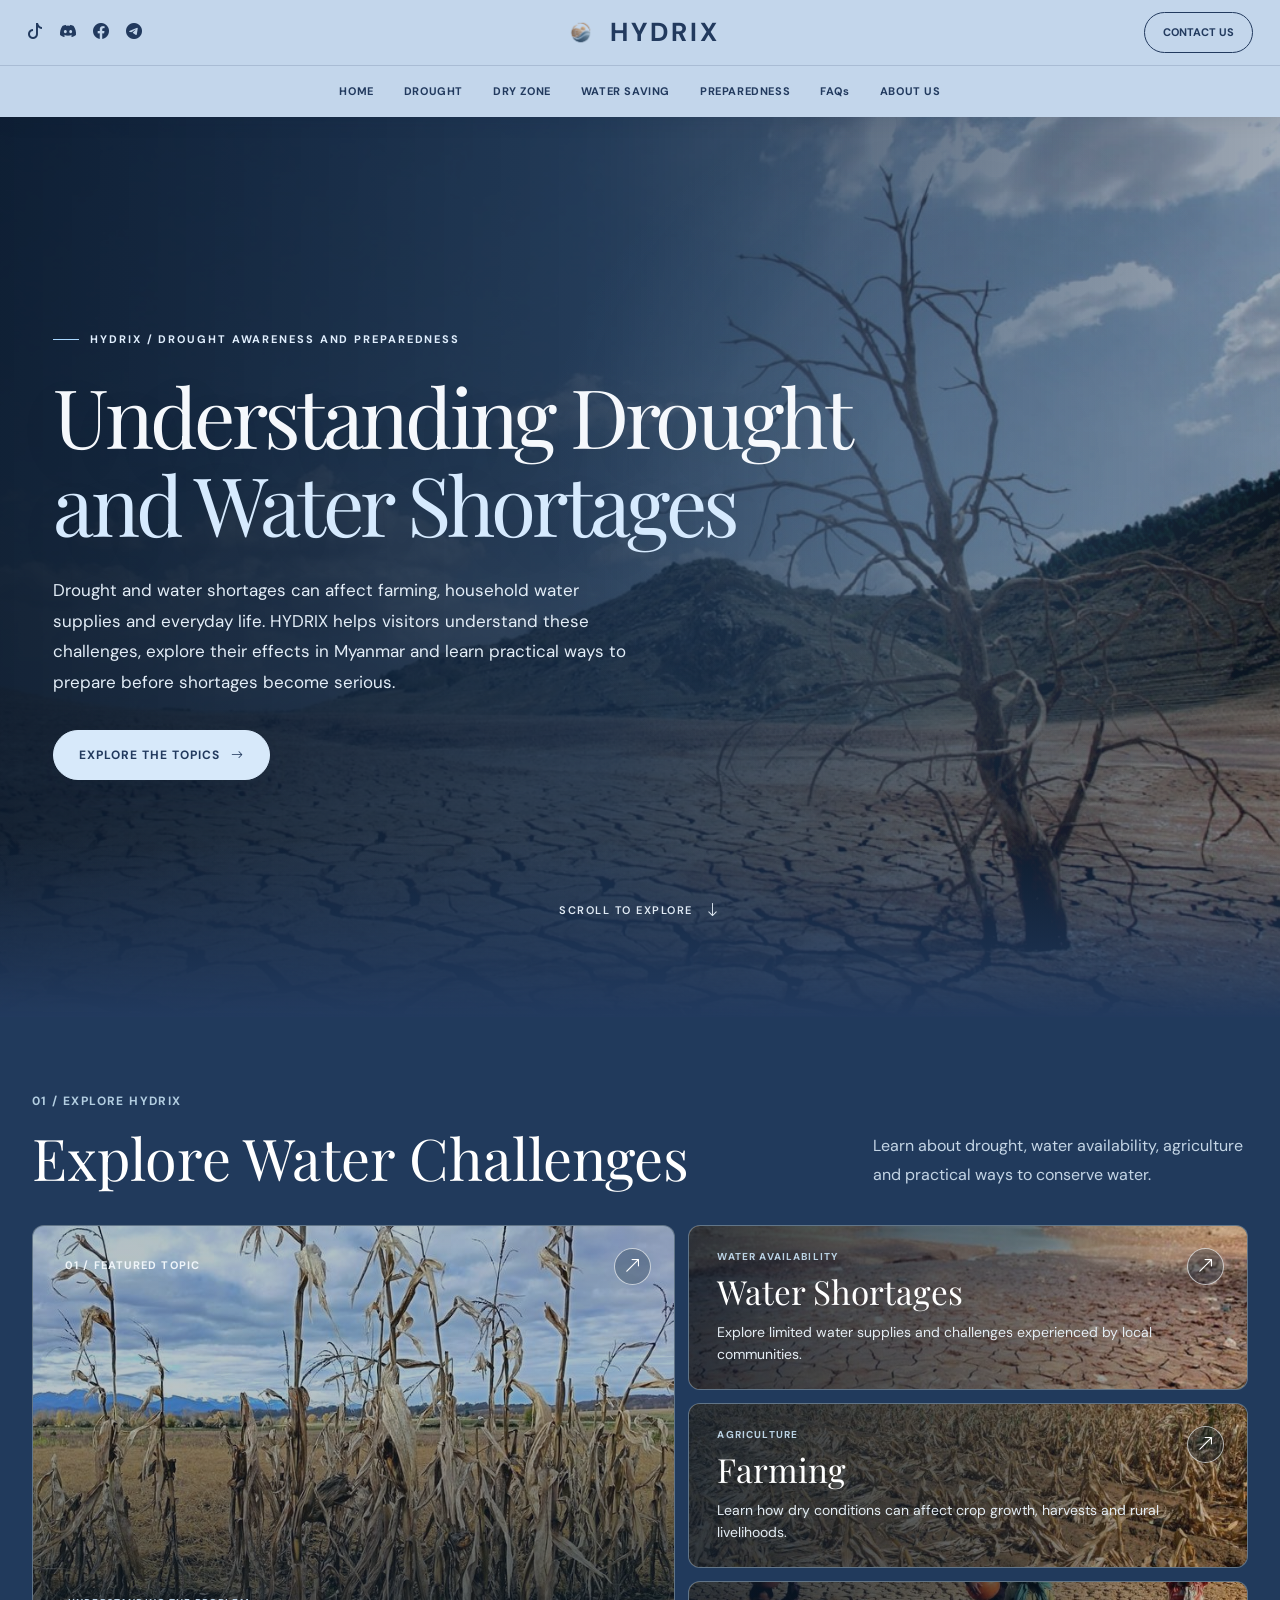
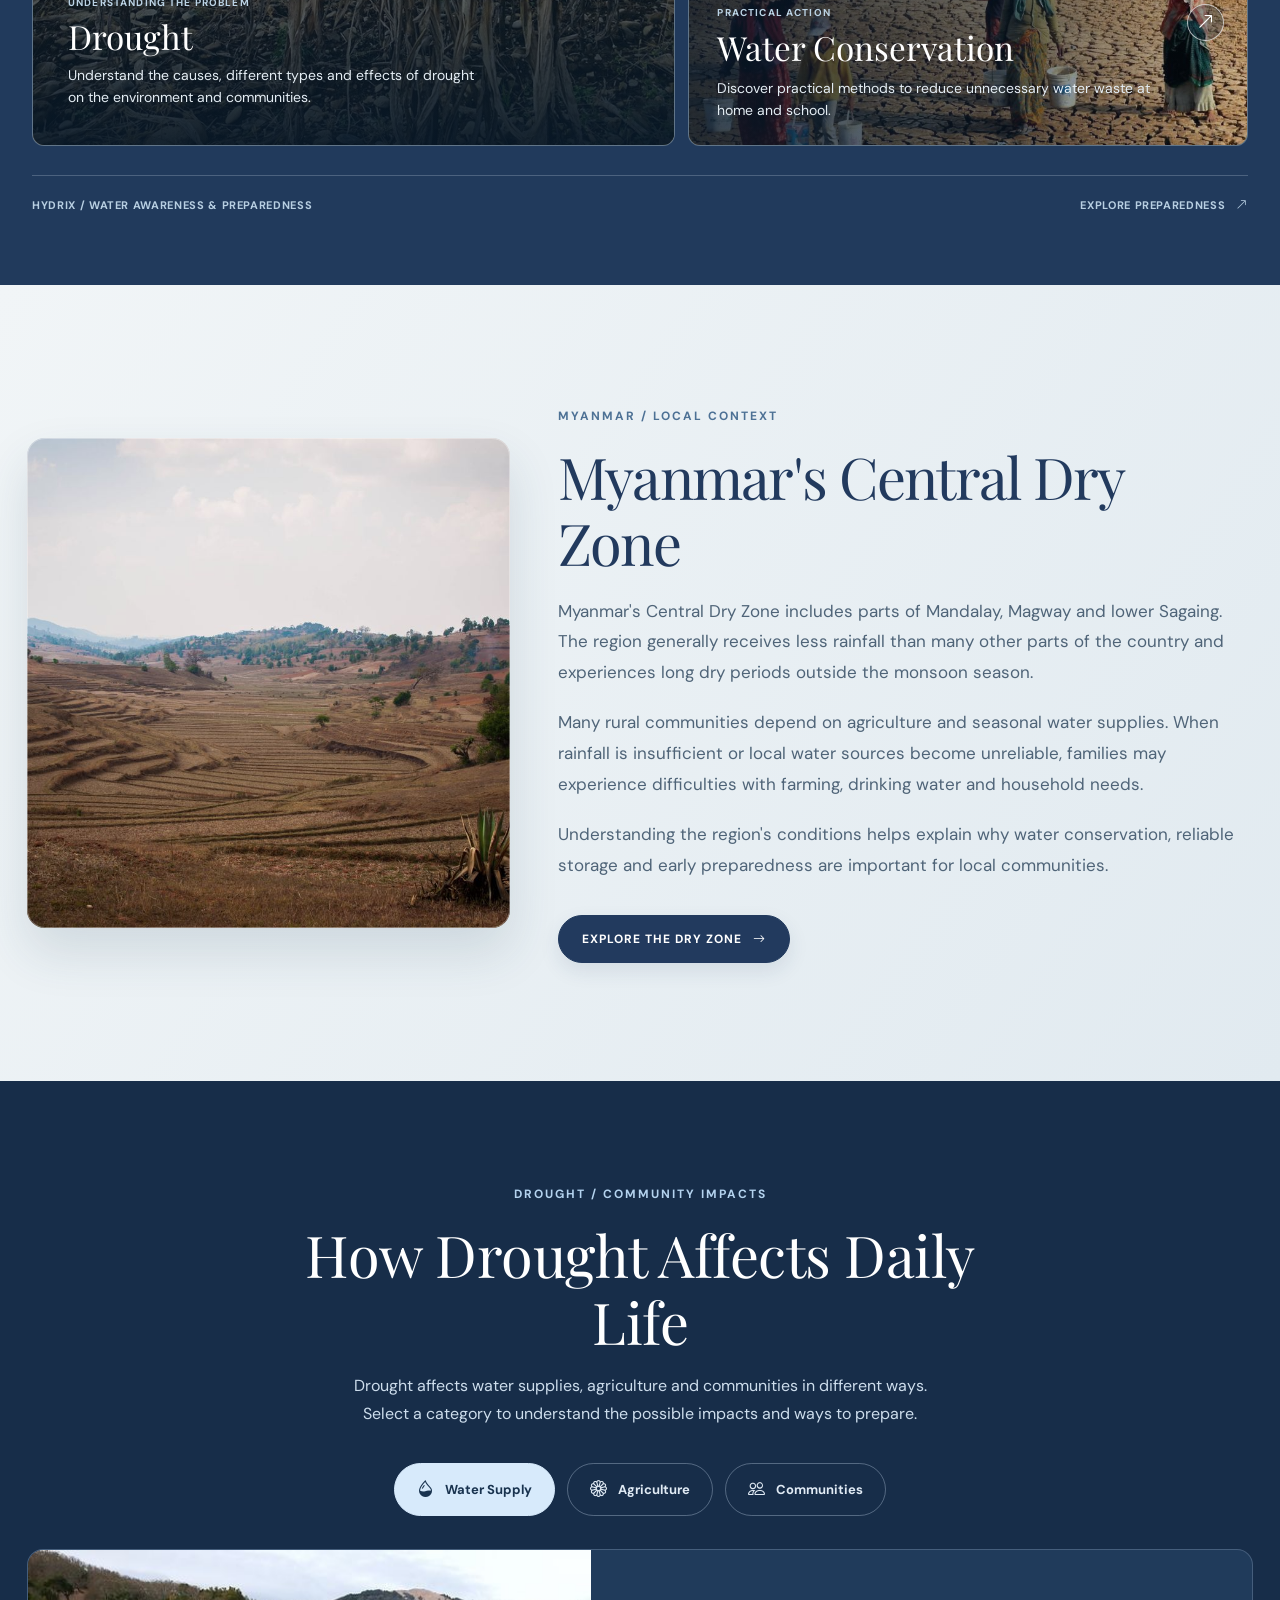
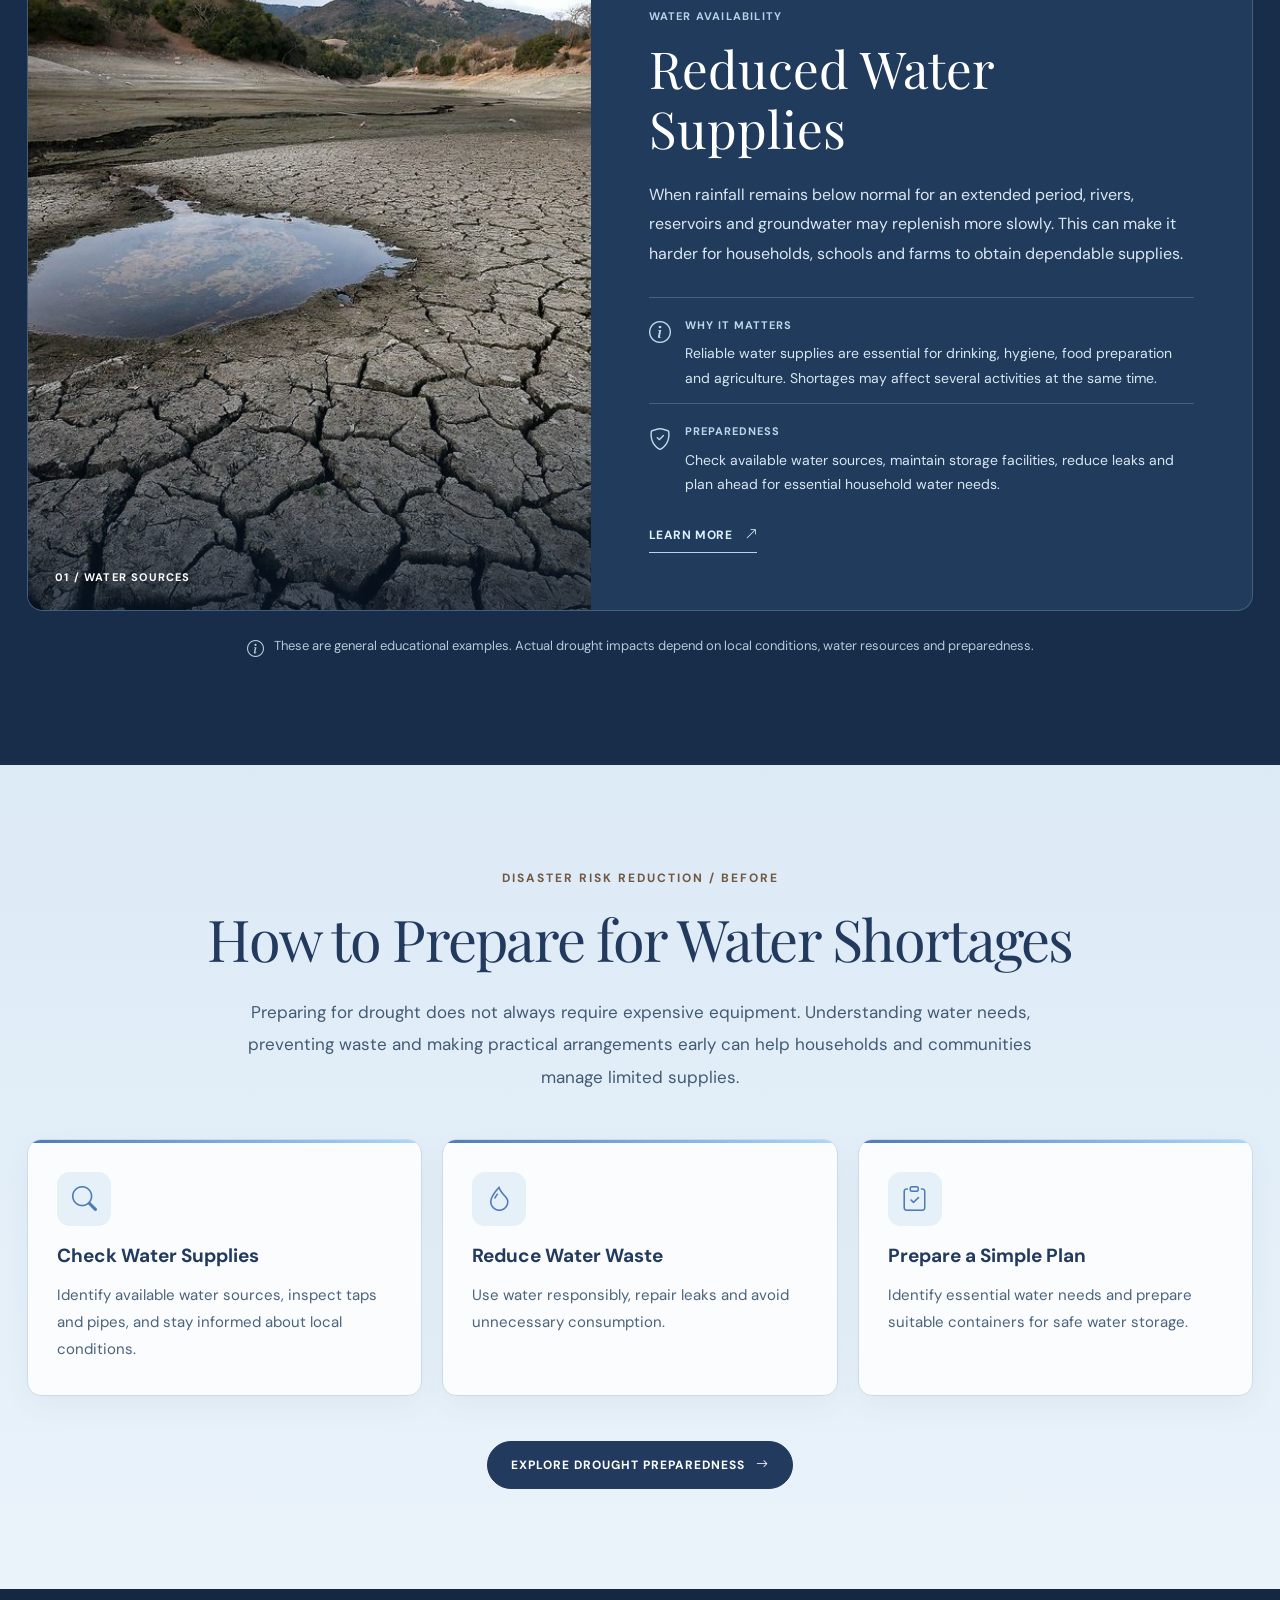
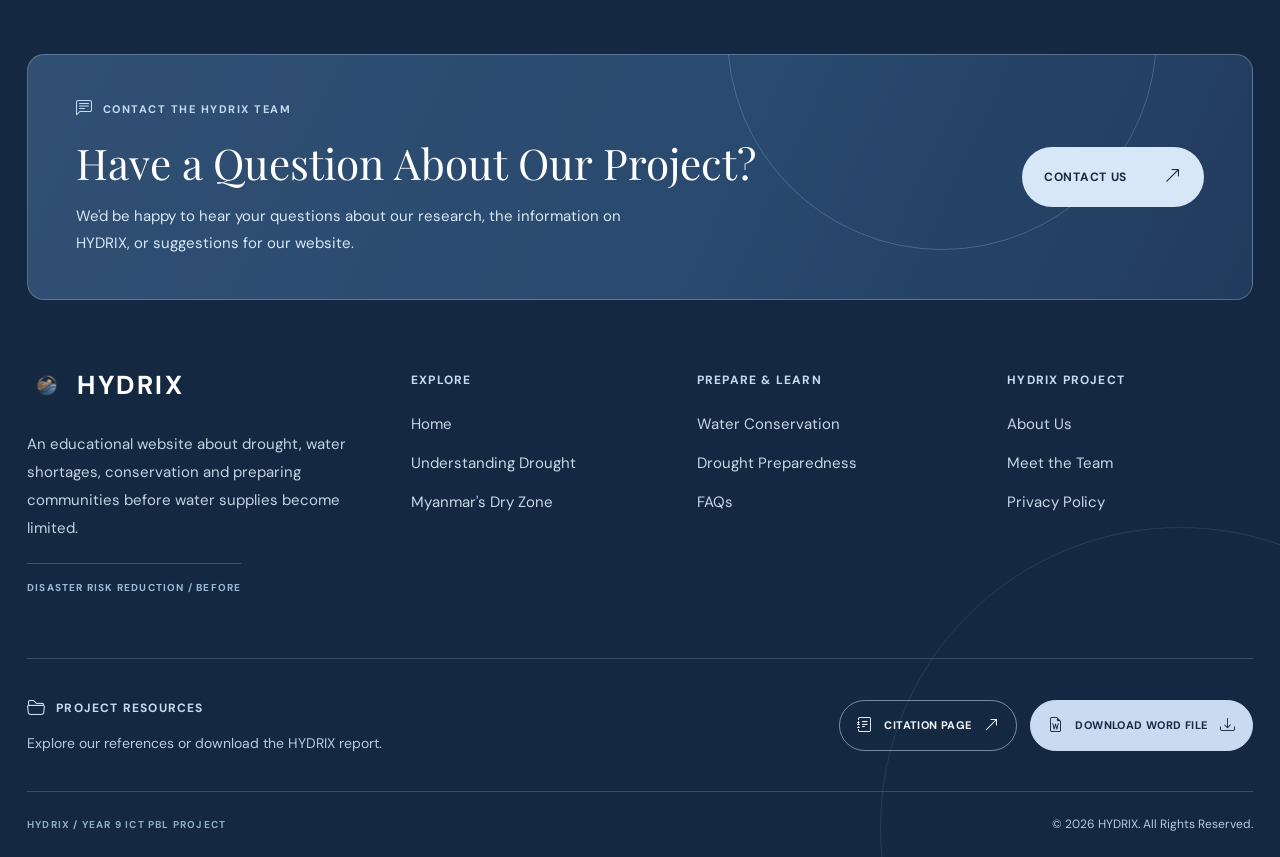
<file: index.html>
<!DOCTYPE html>
<html lang="en">
<head>
  <meta charset="UTF-8">
  <meta name="viewport" content="width=device-width, initial-scale=1.0">
  <meta name="description" content="HYDRIX is an educational website about drought, water shortages, water conservation and preparedness in Myanmar.">
  <meta name="theme-color" content="#223A5E">
  <title>HYDRIX | Drought and Water Shortages</title>
  <link rel="icon" href="images/logo.png" type="image/png">
  <link rel="stylesheet" href="https://cdn.jsdelivr.net/npm/bootstrap@5.3.3/dist/css/bootstrap.min.css">
  <link rel="stylesheet" href="https://cdn.jsdelivr.net/npm/bootstrap-icons@1.11.3/font/bootstrap-icons.min.css">
  <link rel="stylesheet" href="https://fonts.googleapis.com/css2?family=DM+Sans:wght@400;500;600;700&family=Playfair+Display:wght@400;500;600&display=swap">
  <link rel="stylesheet" href="common.css">
  <link rel="stylesheet" href="index.css">
</head>
<body>
 
<header class="site-header">
  <div class="nav-top">
    <div class="container nav-top-inner">

      <div class="social-links">
        <a href="https://www.tiktok.com/@dreamworld_090?_r=1&amp;_t=ZN-9BPxIyuVe5u"
           target="_blank" rel="noopener noreferrer" aria-label="TikTok">
          <i class="bi bi-tiktok"></i>
        </a>

        <a href="https://discord.com/users/1201566254318759983"
           target="_blank" rel="noopener noreferrer" aria-label="Discord">
          <i class="bi bi-discord"></i>
        </a>

        <a href="https://www.facebook.com/win.lae.may.901302?mibextid=wwXIfr"
           target="_blank" rel="noopener noreferrer" aria-label="Facebook">
          <i class="bi bi-facebook"></i>
        </a>

        <a href="https://t.me/sleep_dreamer1"
           target="_blank" rel="noopener noreferrer" aria-label="Telegram">
          <i class="bi bi-telegram"></i>
        </a>
      </div>

      <a href="index.html" class="brand">
        <img src="images/logo.png"
             alt="HYDRIX logo"
             class="navbar-logo">
        <span>HYDRIX</span>
      </a>

      <div class="header-tools">
        <a href="contact.html" class="contact-btn">
          CONTACT US
        </a>
      </div>

    </div>
  </div>

  <div class="nav-bottom">
    <nav class="navbar navbar-expand-lg">
      <div class="container">

        <button class="navbar-toggler mx-auto"
                type="button"
                data-bs-toggle="collapse"
                data-bs-target="#mainMenu"
                aria-controls="mainMenu"
                aria-expanded="false"
                aria-label="Toggle navigation">
          <span class="navbar-toggler-icon"></span>
        </button>

        <div class="collapse navbar-collapse" id="mainMenu">
          <ul class="navbar-nav mx-auto">

            <li class="nav-item">
              <a href="index.html" class="nav-link">HOME</a>
            </li>

            <li class="nav-item">
              <a href="drought.html" class="nav-link">DROUGHT</a>
            </li>

            <li class="nav-item">
              <a href="dryzone.html" class="nav-link">DRY ZONE</a>
            </li>

            <li class="nav-item">
              <a href="conservation.html" class="nav-link">WATER SAVING</a>
            </li>

            <li class="nav-item">
              <a href="preparedness.html" class="nav-link">PREPAREDNESS</a>
            </li>

            <li class="nav-item">
              <a href="faq.html" class="nav-link">FAQs</a>
            </li>

            <li class="nav-item">
              <a href="about.html" class="nav-link">ABOUT US</a>
            </li>

          </ul>
        </div>

      </div>
    </nav>
  </div>
</header>


  <main>
    <section class="home-hero" aria-labelledby="home-title">
      <video autoplay muted loop playsinline poster="images/hero.jpg" aria-hidden="true">
        <source src="images/video1.mp4" type="video/mp4">
      </video>
      <div class="container">
        <span class="eyebrow">HYDRIX / DROUGHT AWARENESS AND PREPAREDNESS</span>
        <h1 id="home-title">Understanding Drought<br><span>and Water Shortages</span></h1>
        <p>Drought and water shortages can affect farming, household water supplies and everyday life. HYDRIX helps visitors understand these challenges, explore their effects in Myanmar and learn practical ways to prepare before shortages become serious.</p>
        <a href="#home-cards" class="btn-pill">EXPLORE THE TOPICS <i class="bi bi-arrow-right"></i></a>
      </div>
      <a href="#home-cards" class="scroll">SCROLL TO EXPLORE <i class="bi bi-arrow-down"></i></a>
    </section>

    <section class="hx-topics" id="home-cards">
      <div class="container">
        <div class="hx-topics-heading home-reveal">
          <div>
            <span class="hx-topics-eyebrow">01 / EXPLORE HYDRIX</span>
            <h2>Explore Water Challenges</h2>
          </div>
          <p>Learn about drought, water availability, agriculture and practical ways to conserve water.</p>
        </div>
        <div class="hx-topics-grid">
          <a href="drought.html" class="hx-topic-card hx-topic-main home-reveal">
            <img src="images/drought2.jpg" alt="Dry landscape affected by drought" loading="lazy">
            <div class="hx-topic-shade"></div>
            <span class="hx-topic-number">01 / FEATURED TOPIC</span>
            <div class="hx-topic-content">
              <span class="hx-topic-category">UNDERSTANDING THE PROBLEM</span>
              <h3>Drought</h3>
              <p>Understand the causes, different types and effects of drought on the environment and communities.</p>
            </div>
            <span class="hx-topic-arrow"><i class="bi bi-arrow-up-right"></i></span>
          </a>
          <a href="dryzone.html" class="hx-topic-card hx-topic-side home-reveal">
            <img src="images/waterg.jpg" alt="Low water levels during dry conditions" loading="lazy">
            <div class="hx-topic-shade"></div>
            <div class="hx-topic-content">
              <span class="hx-topic-category">WATER AVAILABILITY</span>
              <h3>Water Shortages</h3>
              <p>Explore limited water supplies and challenges experienced by local communities.</p>
            </div>
            <span class="hx-topic-arrow"><i class="bi bi-arrow-up-right"></i></span>
          </a>
          <a href="drought.html#effects" class="hx-topic-card hx-topic-side home-reveal">
            <img src="images/agricultureg.jpg" alt="Agricultural land affected by dry conditions" loading="lazy">
            <div class="hx-topic-shade"></div>
            <div class="hx-topic-content">
              <span class="hx-topic-category">AGRICULTURE</span>
              <h3>Farming</h3>
              <p>Learn how dry conditions can affect crop growth, harvests and rural livelihoods.</p>
            </div>
            <span class="hx-topic-arrow"><i class="bi bi-arrow-up-right"></i></span>
          </a>
          <a href="conservation.html" class="hx-topic-card hx-topic-side home-reveal">
            <img src="images/conservationg.jpg" alt="People collecting water" loading="lazy">
            <div class="hx-topic-shade"></div>
            <div class="hx-topic-content">
              <span class="hx-topic-category">PRACTICAL ACTION</span>
              <h3>Water Conservation</h3>
              <p>Discover practical methods to reduce unnecessary water waste at home and school.</p>
            </div>
            <span class="hx-topic-arrow"><i class="bi bi-arrow-up-right"></i></span>
          </a>
        </div>
        <div class="hx-topics-bottom">
          <span>HYDRIX / WATER AWARENESS &amp; PREPAREDNESS</span>
          <a href="preparedness.html">EXPLORE PREPAREDNESS <i class="bi bi-arrow-up-right"></i></a>
        </div>
      </div>
    </section>

    <section class="home-dry-zone" id="myanmar">
      <div class="container">
        <div class="row g-5 align-items-center">
          <div class="col-lg-5 home-reveal">
            <div class="image-shell">
              <img src="images/dryzone.jpg" alt="Dry agricultural landscape illustrating dry-season conditions" class="image-panel" loading="lazy">
            </div>
          </div>
          <div class="col-lg-7 home-reveal">
            <span class="eyebrow earth-text">MYANMAR / LOCAL CONTEXT</span>
            <h2 class="section-title mt-3">Myanmar's Central Dry Zone</h2>
            <p>Myanmar's Central Dry Zone includes parts of Mandalay, Magway and lower Sagaing. The region generally receives less rainfall than many other parts of the country and experiences long dry periods outside the monsoon season.</p>
            <p>Many rural communities depend on agriculture and seasonal water supplies. When rainfall is insufficient or local water sources become unreliable, families may experience difficulties with farming, drinking water and household needs.</p>
            <p>Understanding the region's conditions helps explain why water conservation, reliable storage and early preparedness are important for local communities.</p>
            <a href="dryzone.html" class="btn-pill btn-ink">EXPLORE THE DRY ZONE <i class="bi bi-arrow-right"></i></a>
          </div>
        </div>
      </div>
    </section>

    <section class="home-impact section-space" id="impacts" aria-labelledby="impact-heading">
      <div class="container">
        <div class="impact-heading text-center home-reveal">
          <span class="eyebrow">DROUGHT / COMMUNITY IMPACTS</span>
          <h2 id="impact-heading" class="section-title mt-3">How Drought Affects Daily Life</h2>
          <p>Drought affects water supplies, agriculture and communities in different ways. Select a category to understand the possible impacts and ways to prepare.</p>
        </div>
        <div class="impact-switch home-reveal" role="group" aria-label="Explore drought impacts">
          <button type="button" class="impact-tab is-active" data-impact="water" aria-pressed="true">
            <i class="bi bi-droplet-half"></i> Water Supply
          </button>
          <button type="button" class="impact-tab" data-impact="agriculture" aria-pressed="false">
            <i class="bi bi-flower1"></i> Agriculture
          </button>
          <button type="button" class="impact-tab" data-impact="community" aria-pressed="false">
            <i class="bi bi-people"></i> Communities
          </button>
        </div>
        <article class="impact-panel home-reveal" id="impactPanel" aria-label="Selected drought impact">
          <div class="impact-visual">
            <img id="impactImage" src="images/water.jpg" alt="Low water level in a reservoir" loading="lazy">
            <span class="impact-visual-tag" id="impactImageTag">01 / WATER SOURCES</span>
          </div>
          <div class="impact-copy" aria-live="polite" aria-atomic="true">
            <span class="impact-kicker" id="impactKicker">WATER AVAILABILITY</span>
            <h3 id="impactTitle">Reduced Water Supplies</h3>
            <p id="impactDescription">When rainfall remains below normal for an extended period, rivers, reservoirs and groundwater may replenish more slowly. This can make it harder for households, schools and farms to obtain dependable supplies.</p>
            <div class="impact-detail">
              <i class="bi bi-info-circle" aria-hidden="true"></i>
              <div>
                <strong>WHY IT MATTERS</strong>
                <span id="impactDetail">Reliable water supplies are essential for drinking, hygiene, food preparation and agriculture. Shortages may affect several activities at the same time.</span>
              </div>
            </div>
            <div class="impact-detail">
              <i class="bi bi-shield-check" aria-hidden="true"></i>
              <div>
                <strong>PREPAREDNESS</strong>
                <span id="impactAdvice">Check available water sources, maintain storage facilities, reduce leaks and plan ahead for essential household water needs.</span>
              </div>
            </div>
            <a href="dryzone.html" class="impact-link" id="impactLink">LEARN MORE <i class="bi bi-arrow-up-right"></i></a>
          </div>
        </article>
        <div class="impact-bottom-note">
          <i class="bi bi-info-circle"></i>
          <span>These are general educational examples. Actual drought impacts depend on local conditions, water resources and preparedness.</span>
        </div>
      </div>
    </section>

    <section class="home-preparedness section-space sky-section" id="prepare">
      <div class="container text-center">
        <div class="home-reveal">
          <span class="eyebrow earth-text">DISASTER RISK REDUCTION / BEFORE</span>
          <h2 class="section-title mt-3">How to Prepare for Water Shortages</h2>
          <p class="closing-copy">Preparing for drought does not always require expensive equipment. Understanding water needs, preventing waste and making practical arrangements early can help households and communities manage limited supplies.</p>
        </div>
        <div class="home-prep-steps">
          <div class="home-reveal">
            <i class="bi bi-search"></i>
            <h3>Check Water Supplies</h3>
            <p>Identify available water sources, inspect taps and pipes, and stay informed about local conditions.</p>
          </div>
          <div class="home-reveal">
            <i class="bi bi-droplet"></i>
            <h3>Reduce Water Waste</h3>
            <p>Use water responsibly, repair leaks and avoid unnecessary consumption.</p>
          </div>
          <div class="home-reveal">
            <i class="bi bi-clipboard-check"></i>
            <h3>Prepare a Simple Plan</h3>
            <p>Identify essential water needs and prepare suitable containers for safe water storage.</p>
          </div>
        </div>
        <a href="preparedness.html" class="btn-pill btn-ink">EXPLORE DROUGHT PREPAREDNESS <i class="bi bi-arrow-right"></i></a>
      </div>
    </section>
  </main>

  
<footer class="footer-main">
  <div class="container">

    <!-- CONTACT SECTION -->
    <div class="footer-contact">
      <div class="footer-contact-content">

        <span class="footer-label">
          <i class="bi bi-chat-left-text"></i>
          CONTACT THE HYDRIX TEAM
        </span>

        <h2>Have a Question About Our Project?</h2>

        <p>
          We'd be happy to hear your questions about our research,
          the information on HYDRIX, or suggestions for our website.
        </p>

      </div>

      <a href="contact.html" class="footer-contact-button">
        CONTACT US
        <i class="bi bi-arrow-up-right"></i>
      </a>
    </div>

    <!-- FOOTER NAVIGATION -->
    <div class="footer-navigation">

      <div class="footer-about">
        <a href="index.html" class="footer-logo">
          <img src="images/logo.png" alt="HYDRIX logo">
          <span>HYDRIX</span>
        </a>

        <p>
          An educational website about drought, water shortages,
          conservation and preparing communities before
          water supplies become limited.
        </p>

        <span class="footer-project-tag">
          DISASTER RISK REDUCTION / BEFORE
        </span>
      </div>

      <div class="footer-links-group">
        <h3>EXPLORE</h3>
        <a href="index.html">Home</a>
        <a href="drought.html">Understanding Drought</a>
        <a href="dryzone.html">Myanmar's Dry Zone</a>
      </div>

      <div class="footer-links-group">
        <h3>PREPARE &amp; LEARN</h3>
        <a href="conservation.html">Water Conservation</a>
        <a href="preparedness.html">Drought Preparedness</a>
        <a href="faq.html">FAQs</a>
      </div>

      <div class="footer-links-group">
        <h3>HYDRIX PROJECT</h3>
        <a href="about.html">About Us</a>
        <a href="about.html#team">Meet the Team</a>
        <a href="privacy.html">Privacy Policy</a>
      </div>

    </div>

    <!-- PROJECT RESOURCES -->
    <div class="footer-resources">

      <div class="footer-resources-info">
        <span class="footer-resources-label">
          <i class="bi bi-folder2-open"></i>
          PROJECT RESOURCES
        </span>

        <p>
          Explore our references or download the HYDRIX report.
        </p>
      </div>

      <div class="footer-downloads">

        <a href="citations.html" class="footer-resource-button">
          <i class="bi bi-journal-text"></i>
          CITATION PAGE
          <i class="bi bi-arrow-up-right"></i>
        </a>

        <a href="docs/HYDRIX_Report.docx"
           class="footer-resource-button footer-resource-filled"
           download>
          <i class="bi bi-file-earmark-word"></i>
          DOWNLOAD WORD FILE
          <i class="bi bi-download"></i>
        </a>

      </div>
    </div>

    <!-- COPYRIGHT -->
    <div class="footer-bottom">
      <span>HYDRIX / YEAR 9 ICT PBL PROJECT</span>
      <p>© 2026 HYDRIX. All Rights Reserved.</p>
    </div>

  </div>
</footer>

  <script src="https://cdn.jsdelivr.net/npm/bootstrap@5.3.3/dist/js/bootstrap.bundle.min.js"></script>
  <script>
    // HYDRIX Homepage — JavaScript is inside this HTML file.
    document.addEventListener("DOMContentLoaded", () => {
      // 1. Interactive Drought Impact Explorer
      const impacts = {
        water: {
          image: "images/water.jpg",
          alt: "Low water level in a reservoir",
          tag: "01 / WATER SOURCES",
          kicker: "WATER AVAILABILITY",
          title: "Reduced Water Supplies",
          description: "When rainfall remains below normal for an extended period, rivers, reservoirs and groundwater may replenish more slowly. This can make it harder for households, schools and farms to obtain dependable supplies.",
          detail: "Reliable water supplies are essential for drinking, hygiene, food preparation and agriculture. Shortages may affect several activities at the same time.",
          advice: "Check available water sources, maintain storage facilities, reduce leaks and plan ahead for essential household water needs.",
          link: "dryzone.html"
        },
        agriculture: {
          image: "images/agriculture.jpg",
          alt: "Drought-damaged crops in a dry field",
          tag: "02 / AGRICULTURE",
          kicker: "FARMING AND FOOD",
          title: "Damage to Crops and Farmland",
          description: "Crops need adequate moisture to grow. During long dry periods, soil can lose moisture and plants may become stressed, reducing yields or causing crop failure.",
          detail: "Poor harvests can affect farmers' incomes, food availability and families who depend on agriculture for their livelihoods.",
          advice: "Monitor soil moisture, use water-efficient irrigation where practical, and follow local agricultural advice on crop choice and planting times.",
          link: "drought.html#effects"
        },
        community: {
          image: "images/conservation.jpg",
          alt: "People carrying containers to collect water",
          tag: "03 / COMMUNITIES",
          kicker: "EVERYDAY LIFE",
          title: "Challenges for Local Communities",
          description: "When nearby water sources become limited, people may have to travel farther or spend more time collecting water. Households, schools and local services can also be affected.",
          detail: "Water shortages may interrupt daily routines, sanitation, education and community well-being, especially where alternative supplies are difficult to access.",
          advice: "Identify reliable local water sources, store water safely, share preparedness information and prioritise essential uses during shortages.",
          link: "preparedness.html"
        }
      };

      const tabs = document.querySelectorAll(".impact-tab[data-impact]");
      const panel = document.getElementById("impactPanel");
      const image = document.getElementById("impactImage");
      const fields = {
        tag: document.getElementById("impactImageTag"),
        kicker: document.getElementById("impactKicker"),
        title: document.getElementById("impactTitle"),
        description: document.getElementById("impactDescription"),
        detail: document.getElementById("impactDetail"),
        advice: document.getElementById("impactAdvice"),
        link: document.getElementById("impactLink")
      };
      let switchTimer;

      function showImpact(key) {
        const data = impacts[key];
        if (!data || !panel || !image) return;

        tabs.forEach(tab => {
          const selected = tab.dataset.impact === key;
          tab.classList.toggle("is-active", selected);
          tab.setAttribute("aria-pressed", String(selected));
        });

        clearTimeout(switchTimer);
        const reducedMotion = window.matchMedia("(prefers-reduced-motion: reduce)").matches;
        panel.style.transition = reducedMotion ? "none" : "opacity 180ms ease";
        panel.style.opacity = reducedMotion ? "1" : "0.65";

        switchTimer = setTimeout(() => {
          image.src = data.image;
          image.alt = data.alt;
          fields.tag.textContent = data.tag;
          fields.kicker.textContent = data.kicker;
          fields.title.textContent = data.title;
          fields.description.textContent = data.description;
          fields.detail.textContent = data.detail;
          fields.advice.textContent = data.advice;
          fields.link.href = data.link;
          panel.style.opacity = "1";
        }, reducedMotion ? 0 : 150);
      }

      tabs.forEach(tab => {
        tab.addEventListener("click", () => showImpact(tab.dataset.impact));
      });

      // 2. Scroll reveal — uses existing home-reveal classes.
      const revealItems = document.querySelectorAll(".home-reveal");
      if ("IntersectionObserver" in window) {
        const observer = new IntersectionObserver(entries => {
          entries.forEach(entry => {
            if (entry.isIntersecting) {
              entry.target.classList.add("visible", "is-visible", "active", "show");
              observer.unobserve(entry.target);
            }
          });
        }, { threshold: 0.08, rootMargin: "0px 0px -30px 0px" });
        revealItems.forEach(item => observer.observe(item));
      } else {
        revealItems.forEach(item => item.classList.add("visible", "is-visible", "active", "show"));
      }

      // 3. Smooth scrolling for in-page buttons; respect reduced-motion settings.
      document.querySelectorAll('a[href^="#"]').forEach(link => {
        link.addEventListener("click", event => {
          const target = document.getElementById(link.getAttribute("href").slice(1));
          if (!target) return;
          event.preventDefault();
          target.scrollIntoView({
            behavior: window.matchMedia("(prefers-reduced-motion: reduce)").matches ? "instant" : "smooth",
            block: "start"
          });
        });
      });

      // 4. Close the mobile navigation when a page link is selected.
      const menu = document.getElementById("mainMenu");
      if (menu && window.bootstrap) {
        menu.querySelectorAll(".nav-link").forEach(link => {
          link.addEventListener("click", () => {
            if (menu.classList.contains("show")) {
              bootstrap.Collapse.getOrCreateInstance(menu, { toggle: false }).hide();
            }
          });
        });
      }

      // 5. Pause hero video when off-screen to avoid unnecessary playback.
      const heroVideo = document.querySelector(".home-hero video");
      if (heroVideo && "IntersectionObserver" in window) {
        const videoObserver = new IntersectionObserver(entries => {
          entries.forEach(entry => {
            if (entry.isIntersecting && !document.hidden) {
              heroVideo.play().catch(() => {});
            } else {
              heroVideo.pause();
            }
          });
        }, { threshold: 0.1 });
        videoObserver.observe(heroVideo);
        document.addEventListener("visibilitychange", () => {
          if (document.hidden) heroVideo.pause();
          else if (heroVideo.getBoundingClientRect().bottom > 0 &&
                   heroVideo.getBoundingClientRect().top < window.innerHeight) {
            heroVideo.play().catch(() => {});
          }
        });
      }
    });
  </script>
</body>
</html>
</file>
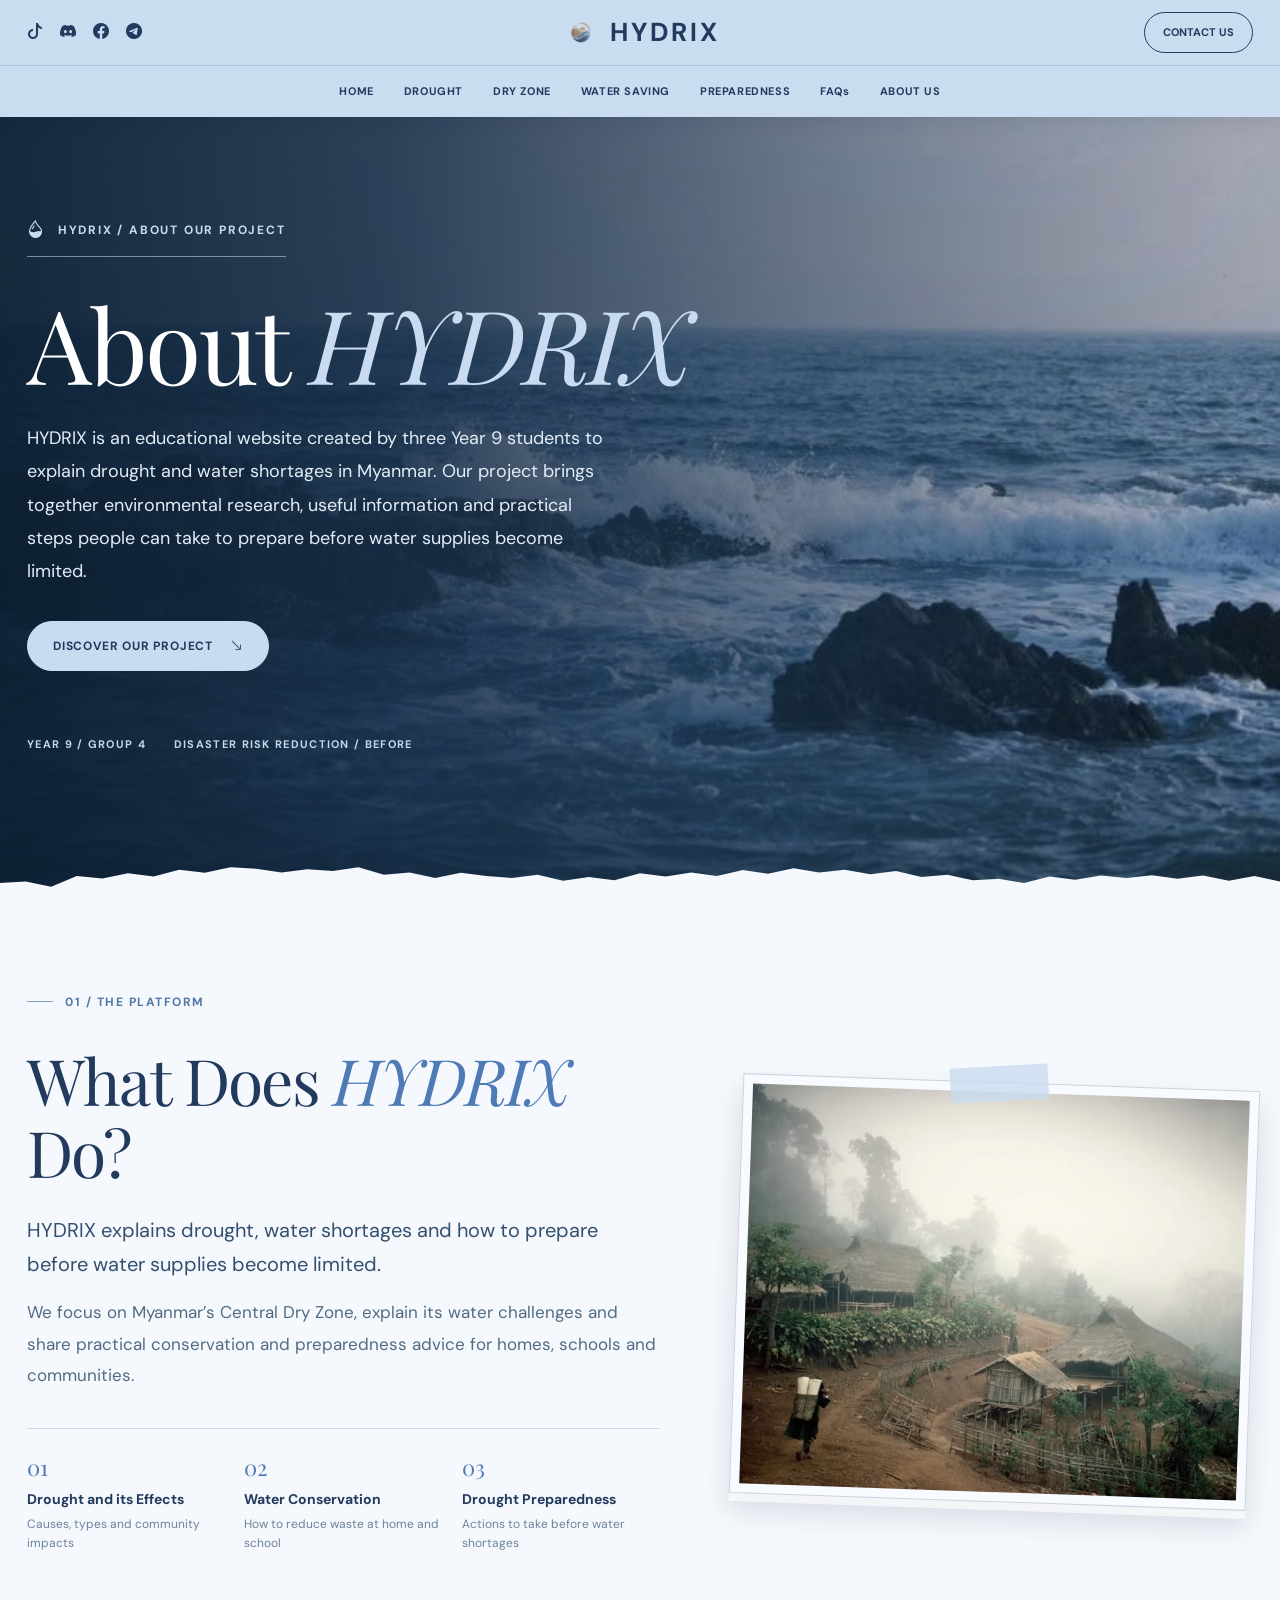
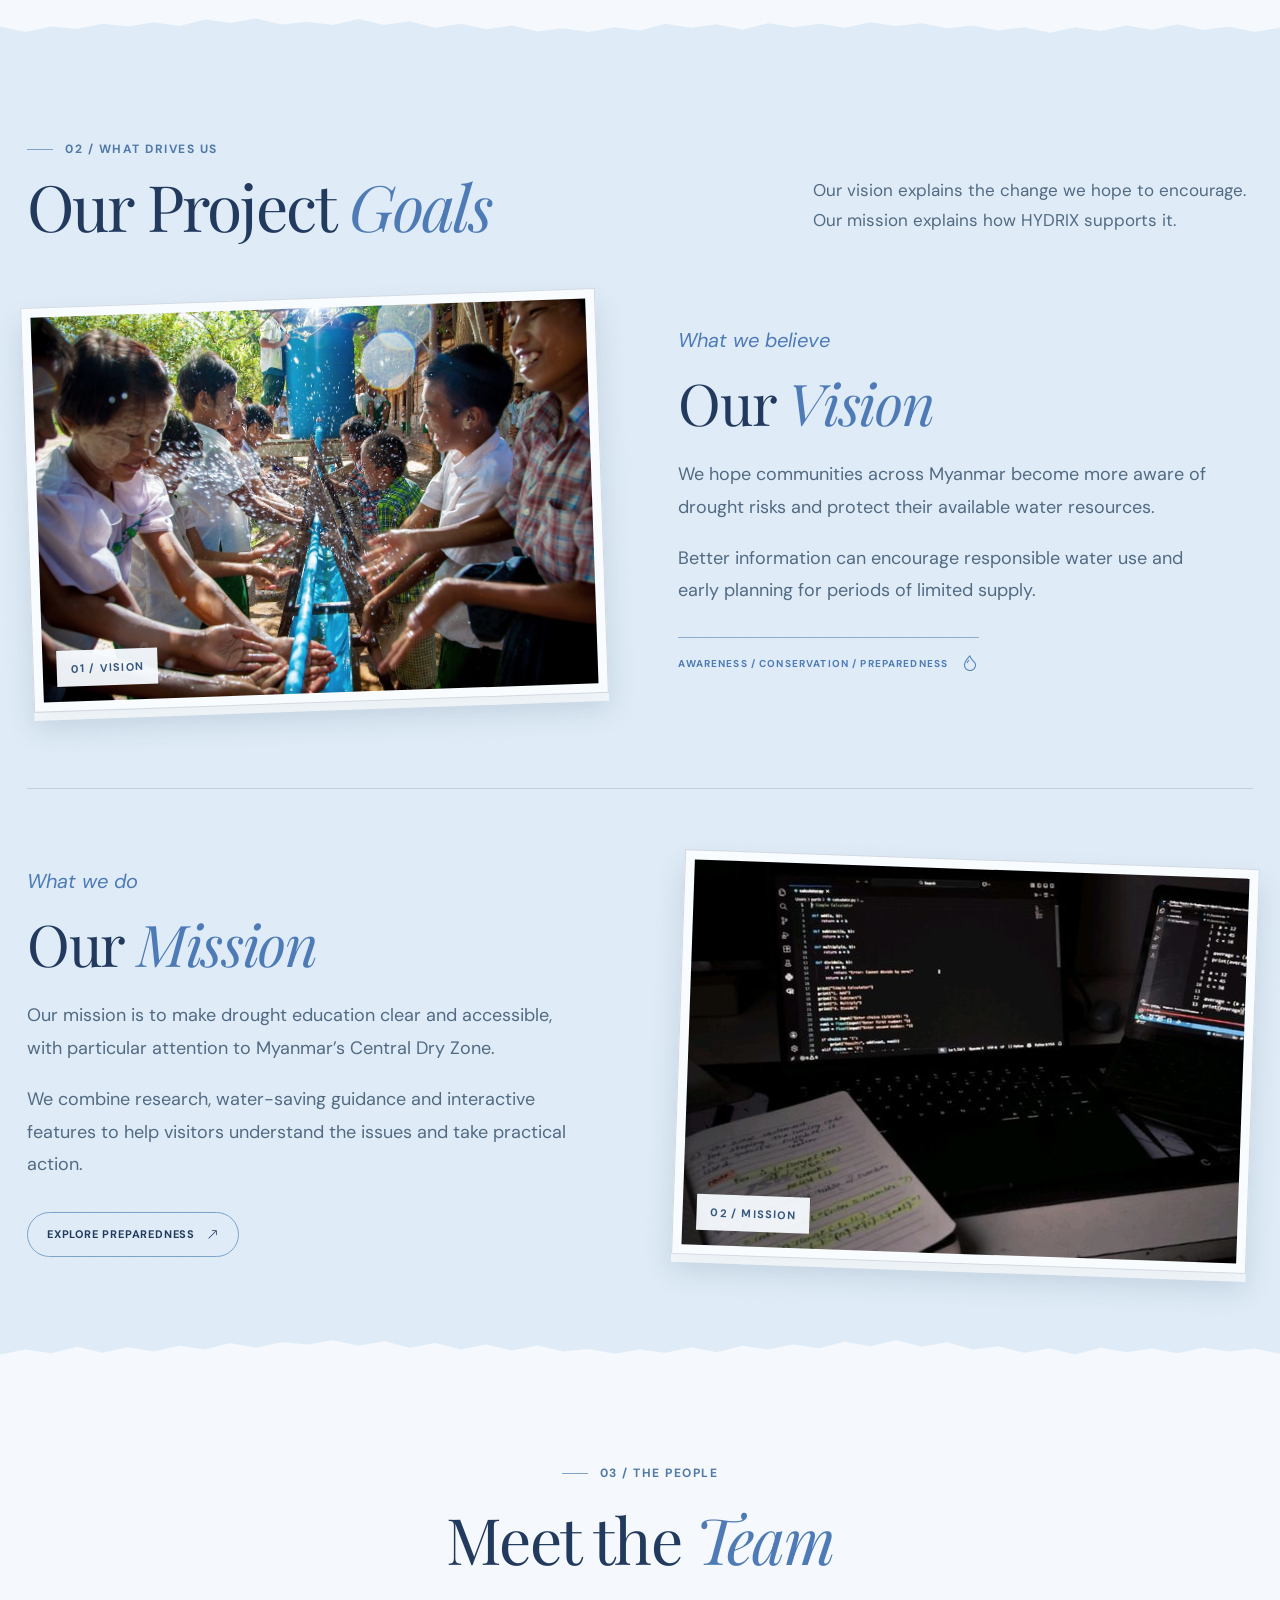
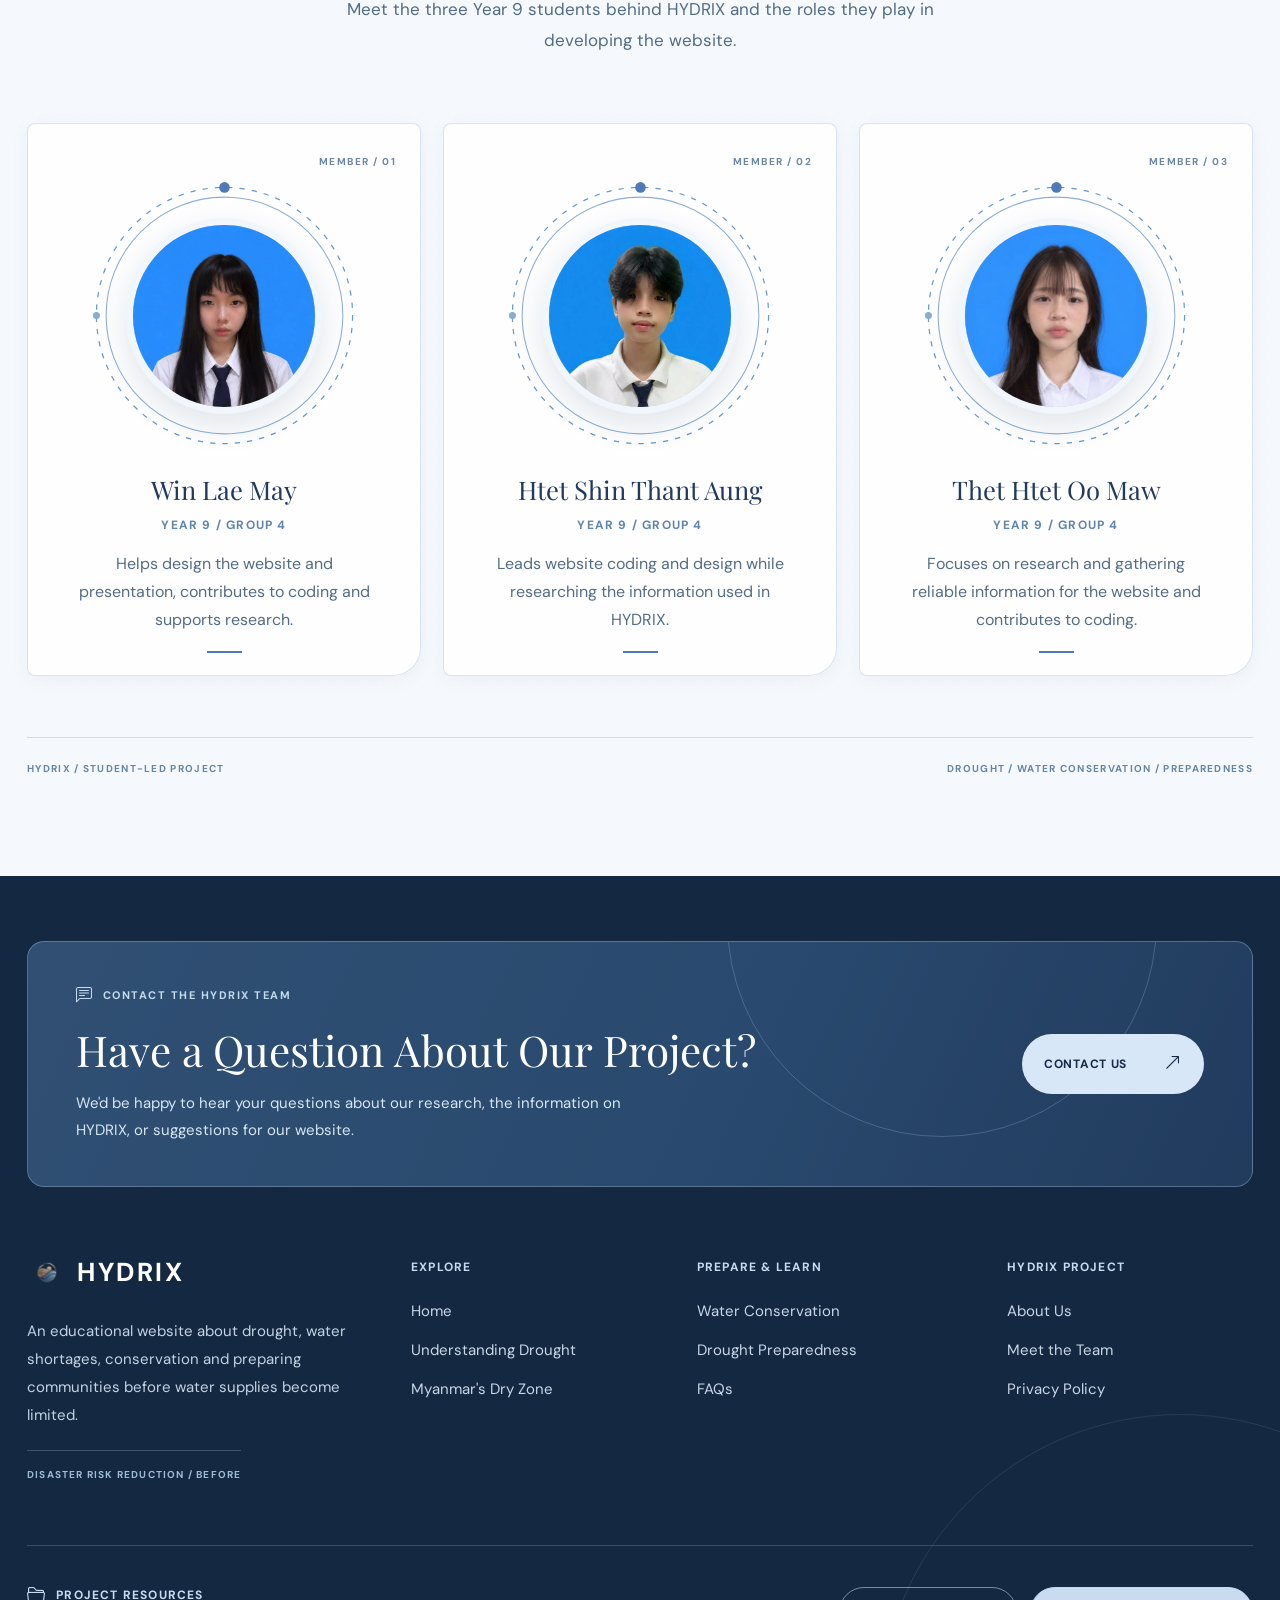
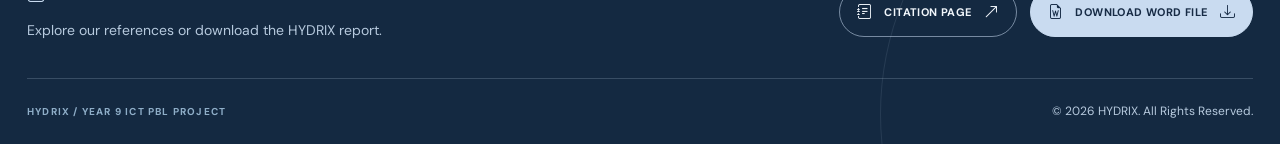
<file: about.html>
<!DOCTYPE html>
<html lang="en">
<head>
<meta charset="utf-8"/>
<meta content="width=device-width, initial-scale=1.0" name="viewport"/>
<meta content="Learn about HYDRIX, our goals, and the students behind our drought awareness website" name="description"/>
<title>About Us | HYDRIX</title>
<link href="images/logo.png" rel="icon" type="image/png"/>
<link href="https://cdn.jsdelivr.net/npm/bootstrap@5.3.3/dist/css/bootstrap.min.css" rel="stylesheet"/>
<link href="https://cdn.jsdelivr.net/npm/bootstrap-icons@1.11.3/font/bootstrap-icons.min.css" rel="stylesheet"/>
<link href="https://fonts.googleapis.com/css2?family=DM+Sans:wght@400;500;600;700&amp;family=Playfair+Display:ital,wght@0,400;0,500;0,600;1,400;1,500&amp;display=swap" rel="stylesheet"/>
<link href="common.css" rel="stylesheet"/>
<link href="about.css" rel="stylesheet"/>
</head>
<body class="about-page">

<header class="site-header">
  <div class="nav-top">
    <div class="container nav-top-inner">

      <div class="social-links">
        <a href="https://www.tiktok.com/@dreamworld_090?_r=1&amp;_t=ZN-9BPxIyuVe5u"
           target="_blank" rel="noopener noreferrer" aria-label="TikTok">
          <i class="bi bi-tiktok"></i>
        </a>

        <a href="https://discord.com/users/1201566254318759983"
           target="_blank" rel="noopener noreferrer" aria-label="Discord">
          <i class="bi bi-discord"></i>
        </a>

        <a href="https://www.facebook.com/win.lae.may.901302?mibextid=wwXIfr"
           target="_blank" rel="noopener noreferrer" aria-label="Facebook">
          <i class="bi bi-facebook"></i>
        </a>

        <a href="https://t.me/sleep_dreamer1"
           target="_blank" rel="noopener noreferrer" aria-label="Telegram">
          <i class="bi bi-telegram"></i>
        </a>
      </div>

      <a href="index.html" class="brand">
        <img src="images/logo.png"
             alt="HYDRIX logo"
             class="navbar-logo">
        <span>HYDRIX</span>
      </a>

      <div class="header-tools">
        <a href="contact.html" class="contact-btn">
          CONTACT US
        </a>
      </div>

    </div>
  </div>

  <div class="nav-bottom">
    <nav class="navbar navbar-expand-lg">
      <div class="container">

        <button class="navbar-toggler mx-auto"
                type="button"
                data-bs-toggle="collapse"
                data-bs-target="#mainMenu"
                aria-controls="mainMenu"
                aria-expanded="false"
                aria-label="Toggle navigation">
          <span class="navbar-toggler-icon"></span>
        </button>

        <div class="collapse navbar-collapse" id="mainMenu">
          <ul class="navbar-nav mx-auto">

            <li class="nav-item">
              <a href="index.html" class="nav-link">HOME</a>
            </li>

            <li class="nav-item">
              <a href="drought.html" class="nav-link">DROUGHT</a>
            </li>

            <li class="nav-item">
              <a href="dryzone.html" class="nav-link">DRY ZONE</a>
            </li>

            <li class="nav-item">
              <a href="conservation.html" class="nav-link">WATER SAVING</a>
            </li>

            <li class="nav-item">
              <a href="preparedness.html" class="nav-link">PREPAREDNESS</a>
            </li>

            <li class="nav-item">
              <a href="faq.html" class="nav-link">FAQs</a>
            </li>

            <li class="nav-item">
              <a href="about.html" class="nav-link">ABOUT US</a>
            </li>

          </ul>
        </div>

      </div>
    </nav>
  </div>
</header>

<main>
<section aria-labelledby="about-title" class="about-hero">
<div class="container">
<div class="hero-copy">
<span class="hero-eyebrow">
<i class="bi bi-droplet-half"></i>
            HYDRIX / ABOUT OUR PROJECT
          </span>
<h1 id="about-title">About <em>HYDRIX</em></h1>
<p>
            HYDRIX is an educational website created by three Year 9 students
            to explain drought and water shortages in Myanmar. Our project
            brings together environmental research, useful information and
            practical steps people can take to prepare before water supplies
            become limited.
          </p>
<a class="hero-link" href="#about-hydrix">
            DISCOVER OUR PROJECT
            <i class="bi bi-arrow-down-right"></i>
</a>
<div class="hero-microcopy">
<span>YEAR 9 / GROUP 4</span>
<span>DISASTER RISK REDUCTION / BEFORE</span>
</div>
</div>
</div>
</section>
<section aria-labelledby="about-intro-title" class="paper-section about-intro" id="about-hydrix">
<div class="container">
<div class="section-overline">
<span class="overline-mark"></span>
          01 / THE PLATFORM
        </div>
<div class="about-intro-layout">
<div class="about-intro-copy">
<h2 id="about-intro-title">
              What Does <em>HYDRIX</em> Do?
            </h2>
<p class="intro-lead">HYDRIX explains drought, water shortages and how to prepare before water supplies become limited.</p>
<p>We focus on Myanmar’s Central Dry Zone, explain its water challenges and share practical conservation and preparedness advice for homes, schools and communities.</p>

<div class="focus-list">
<div>
<span>01</span>
<strong>Drought and its Effects</strong>
<small>Causes, types and community impacts</small>
</div>
<div>
<span>02</span>
<strong>Water Conservation</strong>
<small>How to reduce waste at home and school</small>
</div>
<div>
<span>03</span>
<strong>Drought Preparedness</strong>
<small>Actions to take before water shortages</small>
</div>
</div>
</div>
<div class="about-intro-photo paper-photo">
<img alt="Landscape representing Myanmar's Central Dry Zone" loading="lazy" src="images/dzone.jpg"/>
<span aria-hidden="true" class="photo-tape"></span>
</div>
</div>
</div>
</section>
<section aria-labelledby="purpose-title" class="paper-section purpose-section" id="vision">
<div class="container">
<div class="purpose-heading">
<div>
<div class="section-overline">
<span class="overline-mark"></span>
              02 / WHAT DRIVES US
            </div>
<h2 id="purpose-title">
              Our Project <em>Goals</em>
</h2>
</div>
<p>Our vision explains the change we hope to encourage. Our mission explains how HYDRIX supports it.</p>
</div>
<div class="purpose-story vision-story">
<div class="purpose-picture paper-photo">
<img alt="Water collection and responsible water use" loading="lazy" src="images/collect.jpg"/>
<span class="paper-picture-index">01 / VISION</span>
</div>
<div class="purpose-copy">
<span class="section-script">What we believe</span>
<h3>Our <em>Vision</em></h3>
<p>We hope communities across Myanmar become more aware of drought risks and protect their available water resources.</p>
<p>Better information can encourage responsible water use and early planning for periods of limited supply.</p>

<span class="purpose-rule">
              AWARENESS / CONSERVATION / PREPAREDNESS
              <i class="bi bi-droplet"></i>
</span>
</div>
</div>
<div class="purpose-story mission-story">
<div class="purpose-copy">
<span class="section-script">What we do</span>
<h3>Our <em>Mission</em></h3>
<p>Our mission is to make drought education clear and accessible, with particular attention to Myanmar’s Central Dry Zone.</p>
<p>We combine research, water-saving guidance and interactive features to help visitors understand the issues and take practical action.</p>

<a class="story-link" href="preparedness.html">
              EXPLORE PREPAREDNESS
              <i class="bi bi-arrow-up-right"></i>
</a>
</div>
<div class="purpose-picture paper-photo">
<img alt="Research and education related to water resources" loading="lazy" src="images/research.jpg"/>
<span class="paper-picture-index">02 / MISSION</span>
</div>
</div>
</div>
</section>
<section aria-labelledby="team-title" class="paper-section team-section" id="team">
<div class="container">
<div class="team-heading">
<div class="section-overline">
<span class="overline-mark"></span>
            03 / THE PEOPLE
          </div>
<h2 id="team-title">Meet the <em>Team</em></h2>
<p>Meet the three Year 9 students behind HYDRIX and the roles they play in developing the website.</p>
</div>
<div class="team-grid">
<article class="member-card" tabindex="0">
<span class="member-index">MEMBER / 01</span>
<div class="member-orbit">
<svg aria-hidden="true" class="orbit-graphic" viewbox="0 0 300 300">
<circle class="orbit-line" cx="150" cy="150" r="134"></circle>
<circle class="orbit-dash" cx="150" cy="150" r="145"></circle>
<circle class="orbit-dot" cx="150" cy="5" r="6"></circle>
<circle class="orbit-dot-secondary" cx="5" cy="150" r="4"></circle>
</svg>
<div class="member-portrait">
<img alt="Portrait of Win Lae May" loading="lazy" src="images/member1.jpg"/>
</div>
</div>
<h3>Win Lae May</h3>
<span class="member-meta">YEAR 9 / GROUP 4</span>
<p>Helps design the website and presentation, contributes to coding and supports research.</p>
<span aria-hidden="true" class="member-accent"></span>
</article>
<article class="member-card" tabindex="0">
<span class="member-index">MEMBER / 02</span>
<div class="member-orbit">
<svg aria-hidden="true" class="orbit-graphic" viewbox="0 0 300 300">
<circle class="orbit-line" cx="150" cy="150" r="134"></circle>
<circle class="orbit-dash" cx="150" cy="150" r="145"></circle>
<circle class="orbit-dot" cx="150" cy="5" r="6"></circle>
<circle class="orbit-dot-secondary" cx="5" cy="150" r="4"></circle>
</svg>
<div class="member-portrait">
<img alt="Portrait of Htet Shin Thant Aung" loading="lazy" src="images/member2.jpg"/>
</div>
</div>
<h3>Htet Shin Thant Aung</h3>
<span class="member-meta">YEAR 9 / GROUP 4</span>
<p>Leads website coding and design while researching the information used in HYDRIX.</p>
<span aria-hidden="true" class="member-accent"></span>
</article>
<article class="member-card" tabindex="0">
<span class="member-index">MEMBER / 03</span>
<div class="member-orbit">
<svg aria-hidden="true" class="orbit-graphic" viewbox="0 0 300 300">
<circle class="orbit-line" cx="150" cy="150" r="134"></circle>
<circle class="orbit-dash" cx="150" cy="150" r="145"></circle>
<circle class="orbit-dot" cx="150" cy="5" r="6"></circle>
<circle class="orbit-dot-secondary" cx="5" cy="150" r="4"></circle>
</svg>
<div class="member-portrait">
<img alt="Portrait of Thet Htet Oo Maw" loading="lazy" src="images/member3.jpg"/>
</div>
</div>
<h3>Thet Htet Oo Maw</h3>
<span class="member-meta">YEAR 9 / GROUP 4</span>
<p>Focuses on research and gathering reliable information for the website and contributes to coding.</p>
<span aria-hidden="true" class="member-accent"></span>
</article>
</div>
<div class="team-note">
<span>HYDRIX / STUDENT-LED PROJECT</span>
<span>DROUGHT / WATER CONSERVATION / PREPAREDNESS</span>
</div>
</div>
</section>
</main>

<footer class="footer-main">
  <div class="container">

    <!-- CONTACT SECTION -->
    <div class="footer-contact">
      <div class="footer-contact-content">

        <span class="footer-label">
          <i class="bi bi-chat-left-text"></i>
          CONTACT THE HYDRIX TEAM
        </span>

        <h2>Have a Question About Our Project?</h2>

        <p>
          We'd be happy to hear your questions about our research,
          the information on HYDRIX, or suggestions for our website.
        </p>

      </div>

      <a href="contact.html" class="footer-contact-button">
        CONTACT US
        <i class="bi bi-arrow-up-right"></i>
      </a>
    </div>

    <!-- FOOTER NAVIGATION -->
    <div class="footer-navigation">

      <div class="footer-about">
        <a href="index.html" class="footer-logo">
          <img src="images/logo.png" alt="HYDRIX logo">
          <span>HYDRIX</span>
        </a>

        <p>
          An educational website about drought, water shortages,
          conservation and preparing communities before
          water supplies become limited.
        </p>

        <span class="footer-project-tag">
          DISASTER RISK REDUCTION / BEFORE
        </span>
      </div>

      <div class="footer-links-group">
        <h3>EXPLORE</h3>
        <a href="index.html">Home</a>
        <a href="drought.html">Understanding Drought</a>
        <a href="dryzone.html">Myanmar's Dry Zone</a>
      </div>

      <div class="footer-links-group">
        <h3>PREPARE &amp; LEARN</h3>
        <a href="conservation.html">Water Conservation</a>
        <a href="preparedness.html">Drought Preparedness</a>
        <a href="faq.html">FAQs</a>
      </div>

      <div class="footer-links-group">
        <h3>HYDRIX PROJECT</h3>
        <a href="about.html">About Us</a>
        <a href="about.html#team">Meet the Team</a>
        <a href="privacy.html">Privacy Policy</a>
      </div>

    </div>

    <!-- PROJECT RESOURCES -->
    <div class="footer-resources">

      <div class="footer-resources-info">
        <span class="footer-resources-label">
          <i class="bi bi-folder2-open"></i>
          PROJECT RESOURCES
        </span>

        <p>
          Explore our references or download the HYDRIX report.
        </p>
      </div>

      <div class="footer-downloads">

        <a href="citations.html" class="footer-resource-button">
          <i class="bi bi-journal-text"></i>
          CITATION PAGE
          <i class="bi bi-arrow-up-right"></i>
        </a>

        <a href="docs/HYDRIX_Report.docx"
           class="footer-resource-button footer-resource-filled"
           download>
          <i class="bi bi-file-earmark-word"></i>
          DOWNLOAD WORD FILE
          <i class="bi bi-download"></i>
        </a>

      </div>
    </div>

    <!-- COPYRIGHT -->
    <div class="footer-bottom">
      <span>HYDRIX / YEAR 9 ICT PBL PROJECT</span>
      <p>© 2026 HYDRIX. All Rights Reserved.</p>
    </div>

  </div>
</footer>

<script src="https://cdn.jsdelivr.net/npm/bootstrap@5.3.3/dist/js/bootstrap.bundle.min.js"></script>
<script>
  // HYDRIX About Us: lightweight section reveals (no additional JS file).
  (() => {
    const sections = document.querySelectorAll('.about-intro, .purpose-section, .team-section');
    if (!('IntersectionObserver' in window) || window.matchMedia('(prefers-reduced-motion: reduce)').matches) return;
    sections.forEach(section => section.classList.add('about-pending'));
    const observer = new IntersectionObserver(entries => {
      entries.forEach(entry => {
        if (!entry.isIntersecting) return;
        entry.target.classList.add('about-visible');
        observer.unobserve(entry.target);
      });
    }, { threshold: 0.08 });
    sections.forEach(section => observer.observe(section));
  })();
</script></body>
</html>
</file>
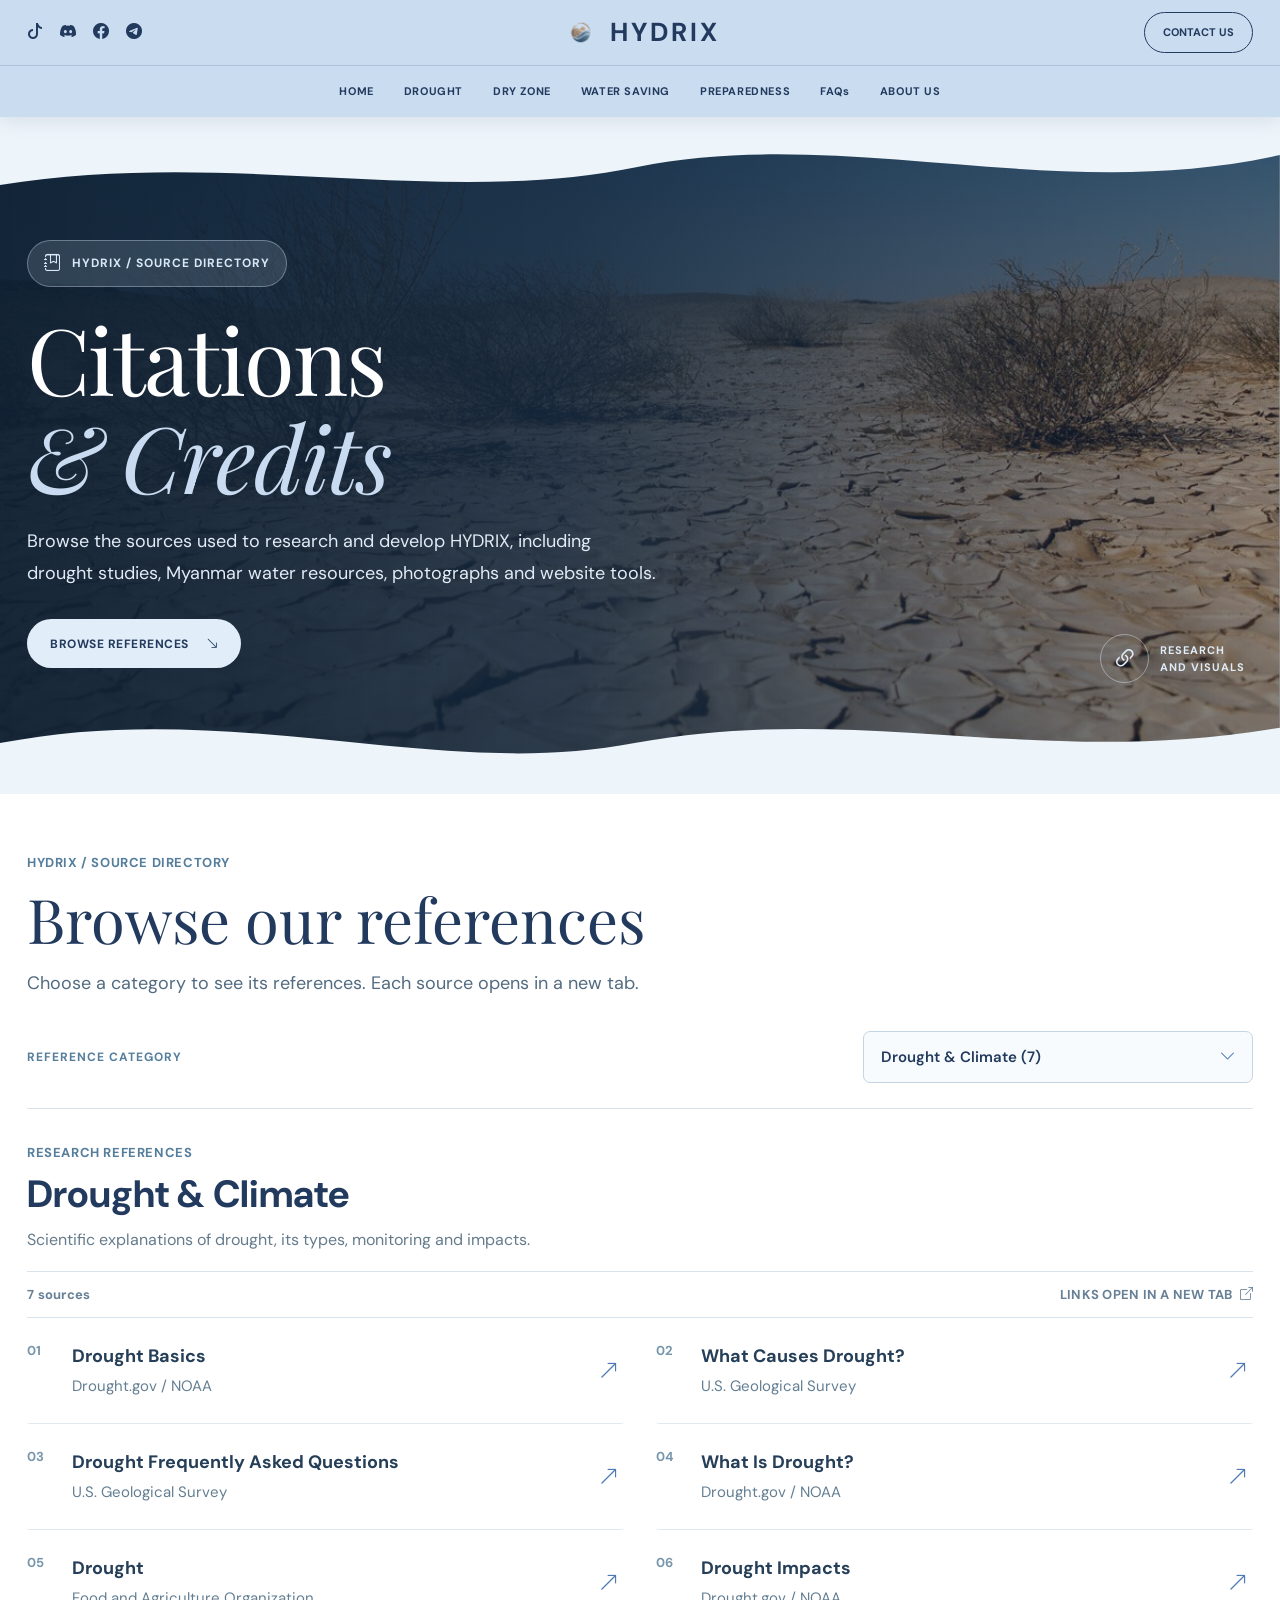
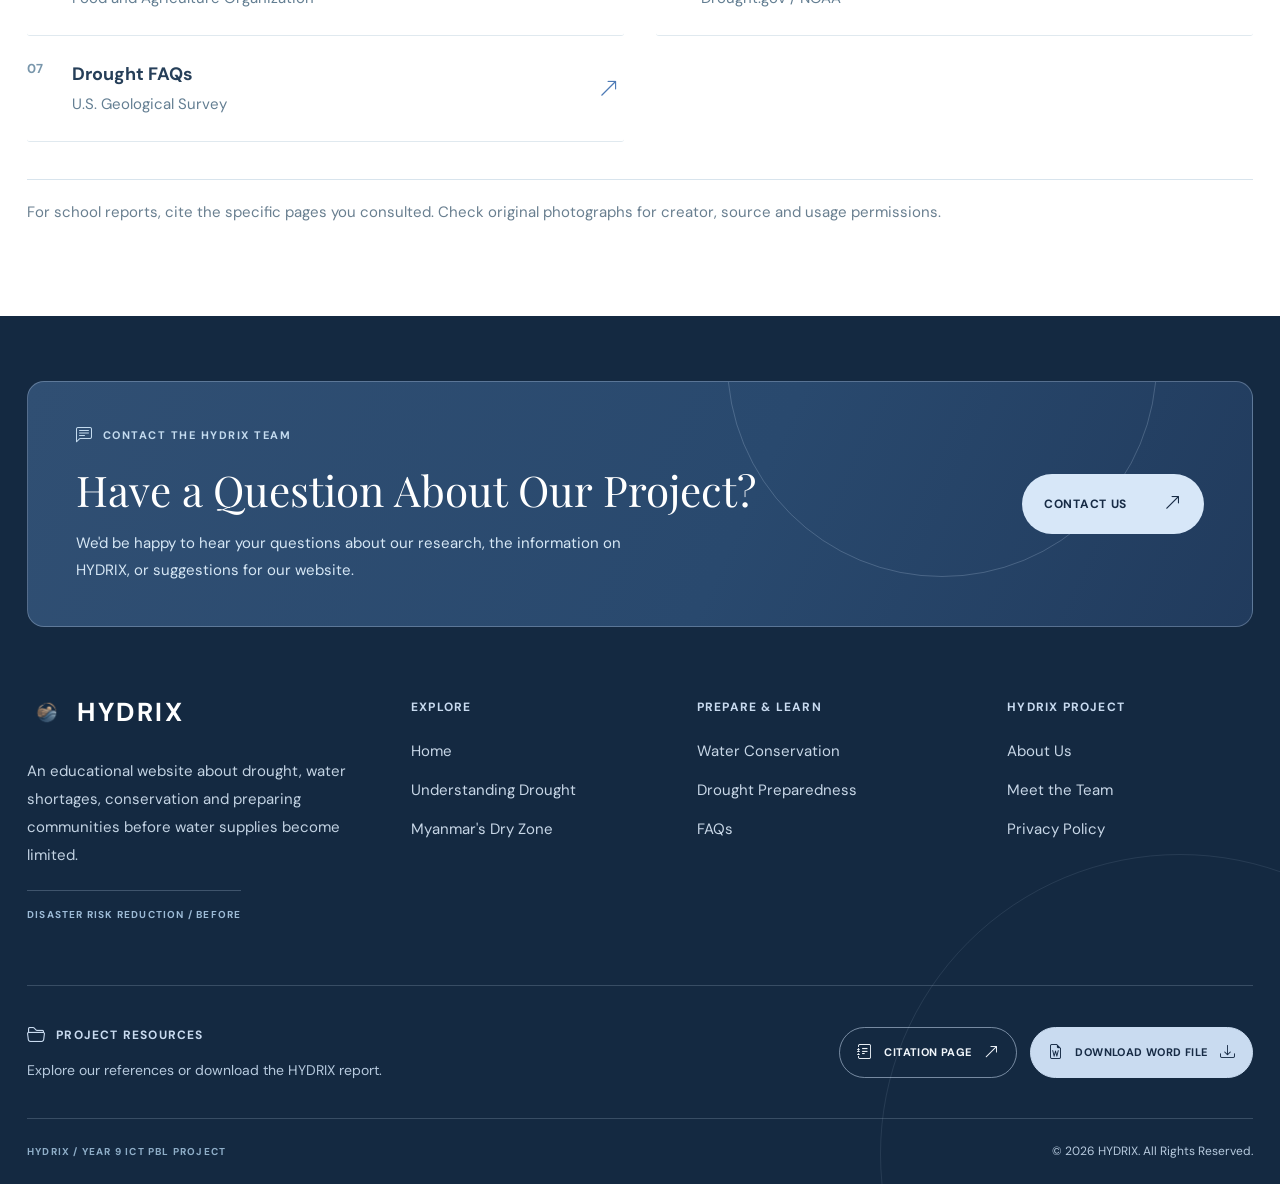
<file: citations.html>
<!DOCTYPE html>
<html lang="en">
 <head>
  <meta charset="utf-8"/>
  <meta content="width=device-width, initial-scale=1.0" name="viewport"/>
  <meta content="HYDRIX research references, photograph resources and website design credits." name="description"/>
  <title>
   Citations &amp; Credits | HYDRIX
  </title>
  <link href="images/logo.png" rel="icon" type="image/png"/>
  <link href="https://cdn.jsdelivr.net/npm/bootstrap@5.3.3/dist/css/bootstrap.min.css" rel="stylesheet"/>
  <link href="https://cdn.jsdelivr.net/npm/bootstrap-icons@1.11.3/font/bootstrap-icons.min.css" rel="stylesheet"/>
  <link href="https://fonts.googleapis.com/css2?family=DM+Sans:wght@400;500;600;700&amp;family=Playfair+Display:ital,wght@0,400;0,500;1,400&amp;display=swap" rel="stylesheet"/>
  <link href="common.css" rel="stylesheet"/>
  <link href="citations.css" rel="stylesheet"/>
 </head>
 <body class="citations-page">
  <header class="site-header">
   <div class="nav-top">
    <div class="container nav-top-inner">
     <div class="social-links">
      <a aria-label="TikTok" href="https://www.tiktok.com/@dreamworld_090?_r=1&amp;_t=ZN-9BPxIyuVe5u" rel="noopener noreferrer" target="_blank">
       <i class="bi bi-tiktok">
       </i>
      </a>
      <a aria-label="Discord" href="https://discord.com/users/1201566254318759983" rel="noopener noreferrer" target="_blank">
       <i class="bi bi-discord">
       </i>
      </a>
      <a aria-label="Facebook" href="https://www.facebook.com/win.lae.may.901302?mibextid=wwXIfr" rel="noopener noreferrer" target="_blank">
       <i class="bi bi-facebook">
       </i>
      </a>
      <a aria-label="Telegram" href="https://t.me/sleep_dreamer1" rel="noopener noreferrer" target="_blank">
       <i class="bi bi-telegram">
       </i>
      </a>
     </div>
     <a class="brand" href="index.html">
      <img alt="HYDRIX logo" class="navbar-logo" src="images/logo.png"/>
      <span>
       HYDRIX
      </span>
     </a>
     <div class="header-tools">
      <a class="contact-btn" href="contact.html">
       CONTACT US
      </a>
     </div>
    </div>
   </div>
   <div class="nav-bottom">
    <nav class="navbar navbar-expand-lg">
     <div class="container">
      <button aria-controls="mainMenu" aria-expanded="false" aria-label="Toggle navigation" class="navbar-toggler mx-auto" data-bs-target="#mainMenu" data-bs-toggle="collapse" type="button">
       <span class="navbar-toggler-icon">
       </span>
      </button>
      <div class="collapse navbar-collapse" id="mainMenu">
       <ul class="navbar-nav mx-auto">
        <li class="nav-item">
         <a class="nav-link" href="index.html">
          HOME
         </a>
        </li>
        <li class="nav-item">
         <a class="nav-link" href="drought.html">
          DROUGHT
         </a>
        </li>
        <li class="nav-item">
         <a class="nav-link" href="dryzone.html">
          DRY ZONE
         </a>
        </li>
        <li class="nav-item">
         <a class="nav-link" href="conservation.html">
          WATER SAVING
         </a>
        </li>
        <li class="nav-item">
         <a class="nav-link" href="preparedness.html">
          PREPAREDNESS
         </a>
        </li>
        <li class="nav-item">
         <a class="nav-link" href="faq.html">
          FAQs
         </a>
        </li>
        <li class="nav-item">
         <a class="nav-link" href="about.html">
          ABOUT US
         </a>
        </li>
       </ul>
      </div>
     </div>
    </nav>
   </div>
  </header>
  <main>
   <section aria-labelledby="cit-hero-title" class="cit-hero">
    <div class="cit-hero-image">
     <svg aria-hidden="true" class="cit-wave cit-wave-top" preserveaspectratio="none" viewbox="0 0 1440 110">
      <path d="M0 0H1440V43C1190 98 950 10 717 56C494 101 256 35 0 76Z">
      </path>
     </svg>
     <div class="container cit-hero-inner">
      <span class="cit-hero-kicker">
       <i class="bi bi-journal-bookmark">
       </i>
       HYDRIX / SOURCE DIRECTORY
      </span>
      <h1 id="cit-hero-title">
       Citations
       <em>
        &amp; Credits
       </em>
      </h1>
      <p>
       Browse the sources used to research and develop HYDRIX, including drought studies, Myanmar water resources, photographs and website tools.
      </p>
      <a class="cit-hero-button" href="#reference-archive">
       BROWSE REFERENCES
       <i class="bi bi-arrow-down-right">
       </i>
      </a>
      <div class="cit-hero-corner">
       <i class="bi bi-link-45deg">
       </i>
       <span>
        RESEARCH
        <br/>
        AND VISUALS
       </span>
      </div>
     </div>
     <svg aria-hidden="true" class="cit-wave cit-wave-bottom" preserveaspectratio="none" viewbox="0 0 1440 110">
      <path d="M0 54C263 4 492 96 714 54C968 8 1168 83 1440 37V110H0Z">
      </path>
     </svg>
    </div>
   </section>
   <section class="cit-directory" id="reference-archive">
    <div class="container">
     <div class="cit-intro">
      <span class="cit-overline">
       HYDRIX / SOURCE DIRECTORY
      </span>
      <h2>
       Browse our references
      </h2>
      <p>
       Choose a category to see its references. Each source opens in a new tab.
      </p>
     </div>
     <div class="cit-filter-row">
      <label class="cit-select-label" for="citCategory">REFERENCE CATEGORY</label>
      <div class="cit-select-wrap">
       <select id="citCategory" class="cit-select" aria-label="Choose reference category">
        <option value="drought">Drought &amp; Climate (7)</option>
        <option value="myanmar">Myanmar &amp; Dry Zone (5)</option>
        <option value="water">Water Conservation (4)</option>
        <option value="preparedness">Preparedness &amp; Safety (4)</option>
        <option value="pictures">Picture References (10)</option>
        <option value="design">Design &amp; Website Tools (40)</option>
       </select>
       <i class="bi bi-chevron-down" aria-hidden="true"></i>
      </div>
     </div>
     <div class="cit-results-head">
      <div>
       <span class="cit-overline" id="categoryLabel">
        RESEARCH REFERENCES
       </span>
       <h3 id="categoryTitle">
        Drought &amp; Climate
       </h3>
       <p id="categoryDescription">
        Scientific information about drought and its impacts.
       </p>
      </div>
     </div>
     <div aria-live="polite" class="cit-list-status">
      <span id="citStatus">
       7 sources
      </span>
      <span>
       LINKS OPEN IN A NEW TAB
       <i class="bi bi-box-arrow-up-right">
       </i>
      </span>
     </div>
     <div class="cit-source-list" id="citSourceList">
     </div>
     <button class="cit-more" hidden="" id="citMore" type="button">
      SHOW MORE SOURCES
     </button>
     <div class="cit-attribution" hidden="" id="citPhotoNote">
      <i class="bi bi-info-circle">
      </i>
      <p>
       <strong>
        Image credits:
       </strong>
       Search pages are not individual photo citations.
            Record the original photograph page, creator and
            licence before using an image. The original sources
            of all HYDRIX image files have not been established.
      </p>
     </div>
     <p class="cit-directory-foot">
      For school reports, cite the specific pages you consulted. Check original photographs for creator, source and usage permissions.
     </p>
    </div>
   </section>
  </main>
  <footer class="footer-main">
   <div class="container">
    <!-- CONTACT SECTION -->
    <div class="footer-contact">
     <div class="footer-contact-content">
      <span class="footer-label">
       <i class="bi bi-chat-left-text">
       </i>
       CONTACT THE HYDRIX TEAM
      </span>
      <h2>
       Have a Question About Our Project?
      </h2>
      <p>
       We'd be happy to hear your questions about our research,
          the information on HYDRIX, or suggestions for our website.
      </p>
     </div>
     <a class="footer-contact-button" href="contact.html">
      CONTACT US
      <i class="bi bi-arrow-up-right">
      </i>
     </a>
    </div>
    <!-- FOOTER NAVIGATION -->
    <div class="footer-navigation">
     <div class="footer-about">
      <a class="footer-logo" href="index.html">
       <img alt="HYDRIX logo" src="images/logo.png"/>
       <span>
        HYDRIX
       </span>
      </a>
      <p>
       An educational website about drought, water shortages,
          conservation and preparing communities before
          water supplies become limited.
      </p>
      <span class="footer-project-tag">
       DISASTER RISK REDUCTION / BEFORE
      </span>
     </div>
     <div class="footer-links-group">
      <h3>
       EXPLORE
      </h3>
      <a href="index.html">
       Home
      </a>
      <a href="drought.html">
       Understanding Drought
      </a>
      <a href="dryzone.html">
       Myanmar's Dry Zone
      </a>
     </div>
     <div class="footer-links-group">
      <h3>
       PREPARE &amp; LEARN
      </h3>
      <a href="conservation.html">
       Water Conservation
      </a>
      <a href="preparedness.html">
       Drought Preparedness
      </a>
      <a href="faq.html">
       FAQs
      </a>
     </div>
     <div class="footer-links-group">
      <h3>
       HYDRIX PROJECT
      </h3>
      <a href="about.html">
       About Us
      </a>
      <a href="about.html#team">
       Meet the Team
      </a>
      <a href="privacy.html">
       Privacy Policy
      </a>
     </div>
    </div>
    <!-- PROJECT RESOURCES -->
    <div class="footer-resources">
     <div class="footer-resources-info">
      <span class="footer-resources-label">
       <i class="bi bi-folder2-open">
       </i>
       PROJECT RESOURCES
      </span>
      <p>
       Explore our references or download the HYDRIX report.
      </p>
     </div>
     <div class="footer-downloads">
      <a class="footer-resource-button" href="citations.html">
       <i class="bi bi-journal-text">
       </i>
       CITATION PAGE
       <i class="bi bi-arrow-up-right">
       </i>
      </a>
      <a class="footer-resource-button footer-resource-filled" download="" href="docs/HYDRIX_Report.docx">
       <i class="bi bi-file-earmark-word">
       </i>
       DOWNLOAD WORD FILE
       <i class="bi bi-download">
       </i>
      </a>
     </div>
    </div>
    <!-- COPYRIGHT -->
    <div class="footer-bottom">
     <span>
      HYDRIX / YEAR 9 ICT PBL PROJECT
     </span>
     <p>
      &copy; 2026 HYDRIX. All Rights Reserved.
     </p>
    </div>
   </div>
  </footer>
  <script src="https://cdn.jsdelivr.net/npm/bootstrap@5.3.3/dist/js/bootstrap.bundle.min.js">
  </script>
  <script>
   "use strict";

  
  

  const library = {
    drought: [
      ["Drought Basics", "Drought.gov / NOAA",
        "https://www.drought.gov/what-is-drought/drought-basics"],
      ["What Causes Drought?", "U.S. Geological Survey",
        "https://www.usgs.gov/faqs/what-causes-drought"],
      ["Drought Frequently Asked Questions", "U.S. Geological Survey",
        "https://www.usgs.gov/centers/dakota-water-science-center/science/drought-faq"],
      ["What Is Drought?", "Drought.gov / NOAA",
        "https://www.drought.gov/what-is-drought"],
      ["Drought", "Food and Agriculture Organization",
        "https://www.fao.org/land-water/water/drought/drought"],
      ["Drought Impacts", "Drought.gov / NOAA",
        "https://www.drought.gov/impacts"],
      ["Drought FAQs", "U.S. Geological Survey",
        "https://www.usgs.gov/special-topics/drought/science/faqs"]
    ],

    myanmar: [
      ["Myanmar's Central Dry Zone", "Myanmar Information Management Unit",
        "https://www.themimu.info/special-interest-region/dry-zone"],
      ["Ensuring Reliable Water Access in Myanmar's Dry Zone", "UNDP Myanmar",
        "https://www.undp.org/myanmar/blog/ensuring-reliable-water-access-myanmars-dry-zone"],
      ["Climate Action and Water Security in the Dry Zone", "UNDP Myanmar",
        "https://www.undp.org/myanmar/stories/lost-and-found-climate-action-enhances-water-food-security-dry-zone-myanmar"],
      ["Dry Zone", "UNICEF Myanmar",
        "https://www.unicef.org/myanmar/dry-zone"],
      ["Water, Sanitation and Hygiene in Myanmar", "UNICEF Myanmar",
        "https://www.unicef.org/myanmar/water-sanitation-and-hygiene-wash"]
    ],

    water: [
      ["Water Scarcity", "UN-Water",
        "https://www.unwater.org/water-facts/water-scarcity"],
      ["Start Saving", "U.S. Environmental Protection Agency",
        "https://www.epa.gov/watersense/start-saving"],
      ["Water", "UNICEF",
        "https://www.unicef.org/wash/water"],
      ["Water, Sanitation and Hygiene", "UNICEF",
        "https://www.unicef.org/water-sanitation-and-hygiene-wash"]
    ],

    preparedness: [
      ["Monitoring Drought", "Drought.gov / NOAA",
        "https://www.drought.gov/what-is-drought/monitoring-drought"],
      ["Drought Early Warning", "Drought.gov / NOAA",
        "https://www.drought.gov/about/drought-early-warning"],
      ["Rainwater Collection and Storage", "World Health Organization",
        "https://www.who.int/publications/m/item/sanitary-inspection-package-%28drinking-water%29--rainwater-collection-and-storage"],
      ["How to Create an Emergency Water Supply", "Centers for Disease Control and Prevention",
        "https://www.cdc.gov/water-emergency/about/how-to-create-and-store-an-emergency-water-supply.html"]
    ],

    pictures: [
      ["Drought Photography", "Pinterest visual search",
        "https://www.pinterest.com/search/pins/?q=drought%20photography"],
      ["Water Scarcity Photography", "Pinterest visual search",
        "https://www.pinterest.com/search/pins/?q=water%20scarcity%20photography"],
      ["Dry Agriculture Photography", "Pinterest visual search",
        "https://www.pinterest.com/search/pins/?q=dry%20agriculture%20photography"],
      ["Water Conservation Photography", "Pinterest visual search",
        "https://www.pinterest.com/search/pins/?q=water%20conservation%20photography"],
      ["Myanmar Dry Zone Landscapes", "Pinterest visual search",
        "https://www.pinterest.com/search/pins/?q=Myanmar%20dry%20zone%20landscape"],
      ["Environmental Website Design", "Pinterest visual search",
        "https://www.pinterest.com/search/pins/?q=environmental%20editorial%20website%20design"],
      ["Drought Photos", "Unsplash image search",
        "https://unsplash.com/s/photos/drought"],
      ["Dry Landscape Photos", "Unsplash image search",
        "https://unsplash.com/s/photos/dry-landscape"],
      ["Drought Photos and Illustrations", "Pexels image search",
        "https://www.pexels.com/search/droughts/"],
      ["Myanmar Water Access Photo Story", "UNDP Myanmar",
        "https://www.undp.org/myanmar/blog/ensuring-reliable-water-access-myanmars-dry-zone"]
    ],

    design: [
      ["Environmental Website Design", "Pinterest",
        "https://www.pinterest.com/search/pins/?q=environmental%20website%20design"],
      ["Modern Editorial Website Design", "Pinterest",
        "https://www.pinterest.com/search/pins/?q=modern%20editorial%20website%20design"],
      ["Creative Hero Section Design", "Pinterest",
        "https://www.pinterest.com/search/pins/?q=creative%20website%20hero%20section"],
      ["Organic Image Shapes", "Pinterest",
        "https://www.pinterest.com/search/pins/?q=organic%20shapes%20website%20design"],
      ["About Us Page Design", "Pinterest",
        "https://www.pinterest.com/search/pins/?q=about%20us%20website%20design"],
      ["Team Member Card Design", "Pinterest",
        "https://www.pinterest.com/search/pins/?q=team%20member%20website%20design"],
      ["Modern Website Footer Design", "Pinterest",
        "https://www.pinterest.com/search/pins/?q=modern%20website%20footer%20design"],
      ["Contact Page Design", "Pinterest",
        "https://www.pinterest.com/search/pins/?q=contact%20us%20website%20design"],
      ["Educational Website Design", "Pinterest",
        "https://www.pinterest.com/search/pins/?q=educational%20website%20design"],
      ["Website Gallery Layout", "Pinterest",
        "https://www.pinterest.com/search/pins/?q=creative%20website%20gallery%20design"],
      ["Sidebar Navigation Design", "Pinterest",
        "https://www.pinterest.com/search/pins/?q=sidebar%20navigation%20website%20design"],
      ["Wave Section Divider Design", "Pinterest",
        "https://www.pinterest.com/search/pins/?q=wave%20section%20divider%20website"],
      ["Paper Tear Website Design", "Pinterest",
        "https://www.pinterest.com/search/pins/?q=ripped%20paper%20website%20design"],
      ["Minimalist Website Layout", "Pinterest",
        "https://www.pinterest.com/search/pins/?q=minimalist%20website%20design"],
      ["Sustainability Design Projects", "Behance",
        "https://www.behance.net/search/projects/sustainability"],
      ["Website Design Projects", "Behance",
        "https://www.behance.net/search/projects/web%20design"],
      ["Environmental and Sustainability Design", "Behance",
        "https://www.behance.net/search/projects/%20enviornment%20sustainability"],
      ["Website Hero Section Inspiration", "Dribbble",
        "https://dribbble.com/search/web-design-hero-section"],
      ["Hero Section Design Collection", "Dribbble",
        "https://dribbble.com/tags/website-hero-section"],
      ["Website Hero Design", "Dribbble",
        "https://dribbble.com/search/website-hero-section"],
      ["Awwwards", "Awwwards",
        "https://www.awwwards.com/"],
      ["SiteInspire", "SiteInspire",
        "https://www.siteinspire.com/"],
      ["Land-book", "Land-book",
        "https://land-book.com/"],
      ["One Page Love", "One Page Love",
        "https://onepagelove.com/"],
      ["Lapa Ninja", "Lapa Ninja",
        "https://www.lapa.ninja/"],
      ["Landingfolio", "Landingfolio",
        "https://www.landingfolio.com/"],
      ["CSS Design Awards", "CSS Design Awards",
        "https://www.cssdesignawards.com/"],
      ["Mobbin", "Mobbin",
        "https://mobbin.com/"],
      ["Figma Community", "Figma",
        "https://www.figma.com/community"],
      ["Canva Templates", "Canva",
        "https://www.canva.com/templates/"],
      ["Coolors", "Coolors",
        "https://coolors.co/"],
      ["Color Hunt", "Color Hunt",
        "https://colorhunt.co/"],
      ["FontPair", "FontPair",
        "https://www.fontpair.co/"],
      ["Typewolf", "Typewolf",
        "https://www.typewolf.com/"],
      ["Clippy CSS Clip-Path Maker", "Bennett Feely",
        "https://bennettfeely.com/clippy/"],
      ["CSS Animation Examples", "CodePen",
        "https://codepen.io/collection/XLvaLr"],
      ["CSS Border and Animation Examples", "CodePen",
        "https://codepen.io/collection/DQWoeZ"],
      ["Bootstrap 5.3 Documentation", "Bootstrap",
        "https://getbootstrap.com/docs/5.3/"],
      ["Bootstrap Icons", "Bootstrap Icons",
        "https://icons.getbootstrap.com/"],
      ["Google Fonts", "Google",
        "https://fonts.google.com/"]
    ]
  };

  const categoryLabels = {
    drought: "Drought & Climate",
    myanmar: "Myanmar & Dry Zone",
    water: "Water Conservation",
    preparedness: "Preparedness & Safety",
    pictures: "Picture References",
    design: "Design & Website Tools"
  };

  const categoryDescriptions = {
    drought: "Scientific explanations of drought, its types, monitoring and impacts.",
    myanmar: "Research about Myanmar's Central Dry Zone and access to water.",
    water: "Water scarcity, conservation and safe water access.",
    preparedness: "Early monitoring, household planning and safe water storage.",
    pictures: "Photography collections and published photo stories. Check individual image credits.",
    design: "Visual inspiration, website layouts, typography and development resources."
  };

  const categorySelect = document.getElementById("citCategory");

  const list = document.getElementById("citSourceList");
  const more = document.getElementById("citMore");
  const status = document.getElementById("citStatus");

  let currentCategory = "drought";
  let visibleLimit = 8;

  function renderSources() {
    const matching = library[currentCategory];

    const visible = matching.slice(0, visibleLimit);

    document.getElementById("categoryTitle").textContent =
      categoryLabels[currentCategory];

    document.getElementById("categoryDescription").textContent =
      categoryDescriptions[currentCategory];

    document.getElementById("categoryLabel").textContent =
      currentCategory === "pictures"
        ? "PHOTOGRAPHY & VISUALS"
        : currentCategory === "design"
          ? "DESIGN RESOURCES"
          : "RESEARCH REFERENCES";

    document.getElementById("citPhotoNote").hidden =
      currentCategory !== "pictures";

    status.textContent =
      matching.length +
      (matching.length === 1 ? " source" : " sources");

    list.replaceChildren();

    visible.forEach(([title, publisher, url], index) => {
      const row = document.createElement("a");

      row.className = "cit-source";
      row.href = url;
      row.target = "_blank";
      row.rel = "noopener noreferrer";
      row.setAttribute(
        "aria-label",
        "Open " + title + " in a new tab"
      );

      const number = document.createElement("span");
      number.className = "cit-source-number";
      number.textContent = String(index + 1).padStart(2, "0");

      const content = document.createElement("span");
      content.className = "cit-source-content";

      const heading = document.createElement("strong");
      heading.textContent = title;

      const publisherText = document.createElement("span");
      publisherText.textContent = publisher;

      content.append(heading, publisherText);

      const arrow = document.createElement("i");
      arrow.className = "bi bi-arrow-up-right";
      arrow.setAttribute("aria-hidden", "true");

      row.append(number, content, arrow);
      list.append(row);
    });

    if (visible.length === 0) {
      const empty = document.createElement("p");
      empty.className = "cit-empty";
      empty.textContent = "No matching sources in this category.";
      list.append(empty);
    }

    more.hidden = matching.length <= visibleLimit;
    more.textContent = "SHOW MORE SOURCES (" +
      Math.max(0, matching.length - visibleLimit) +
      " REMAINING)";
  }

  function setCategory(category) {
    if (!library[category]) return;

    currentCategory = category;
    visibleLimit = 8;

    categorySelect.value = category;
    renderSources();
  }

  categorySelect.addEventListener("change", () => {
    setCategory(categorySelect.value);
  });

  more.addEventListener("click", () => {
    visibleLimit += 8;
    renderSources();
  });

  setCategory("drought");
  </script>
 </body>
</html>
</file>
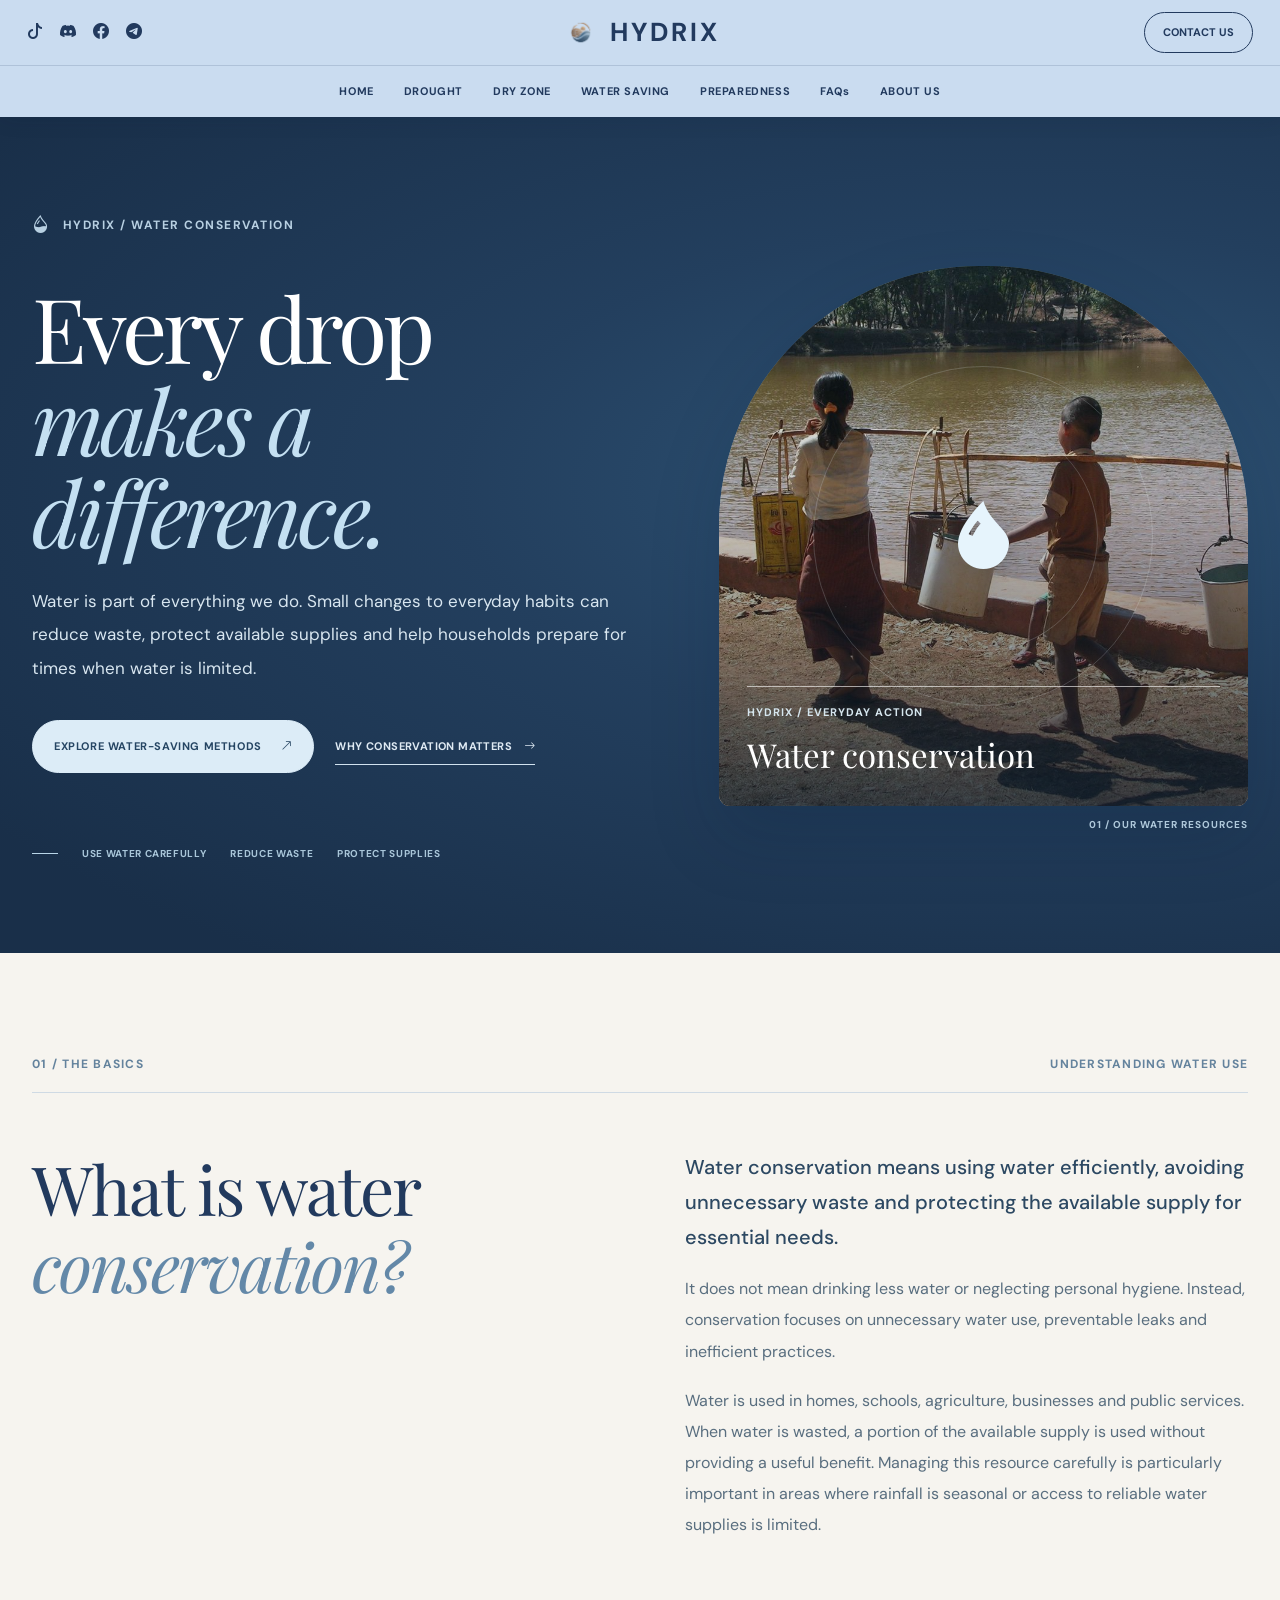
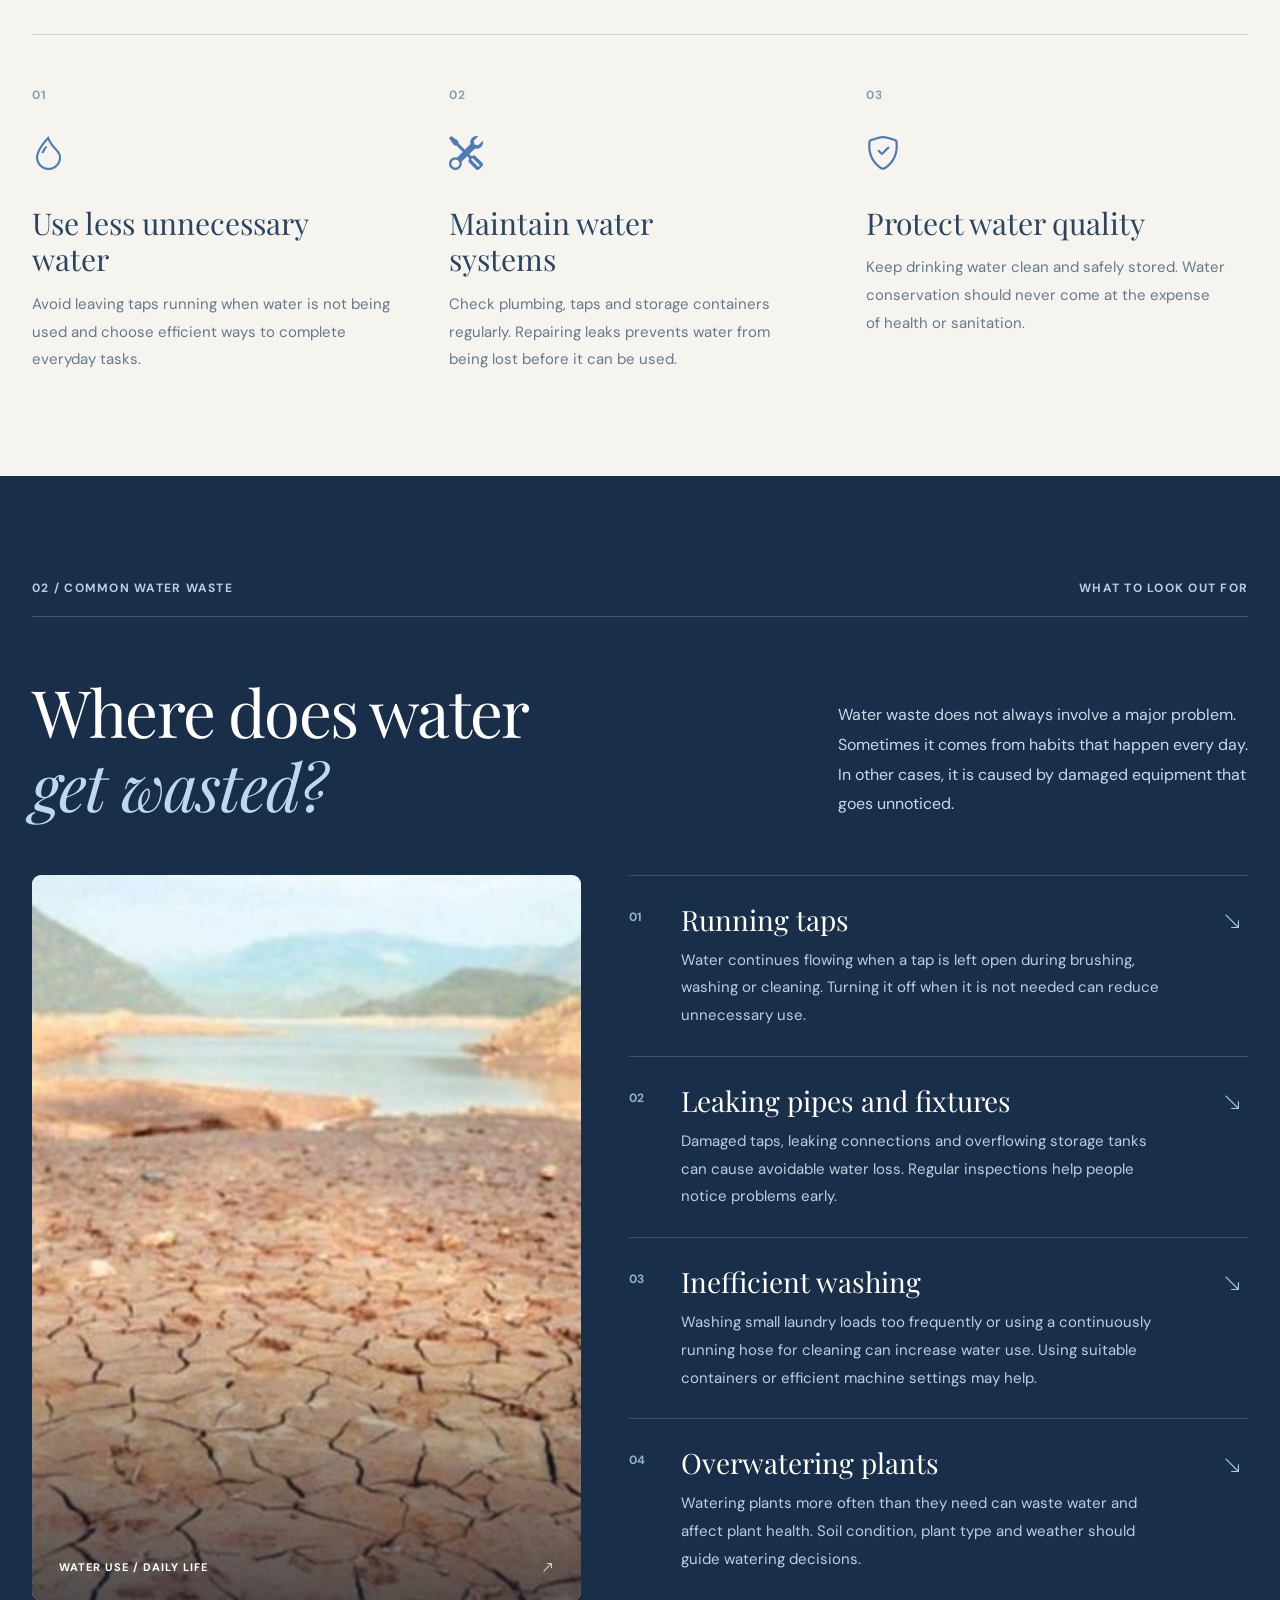
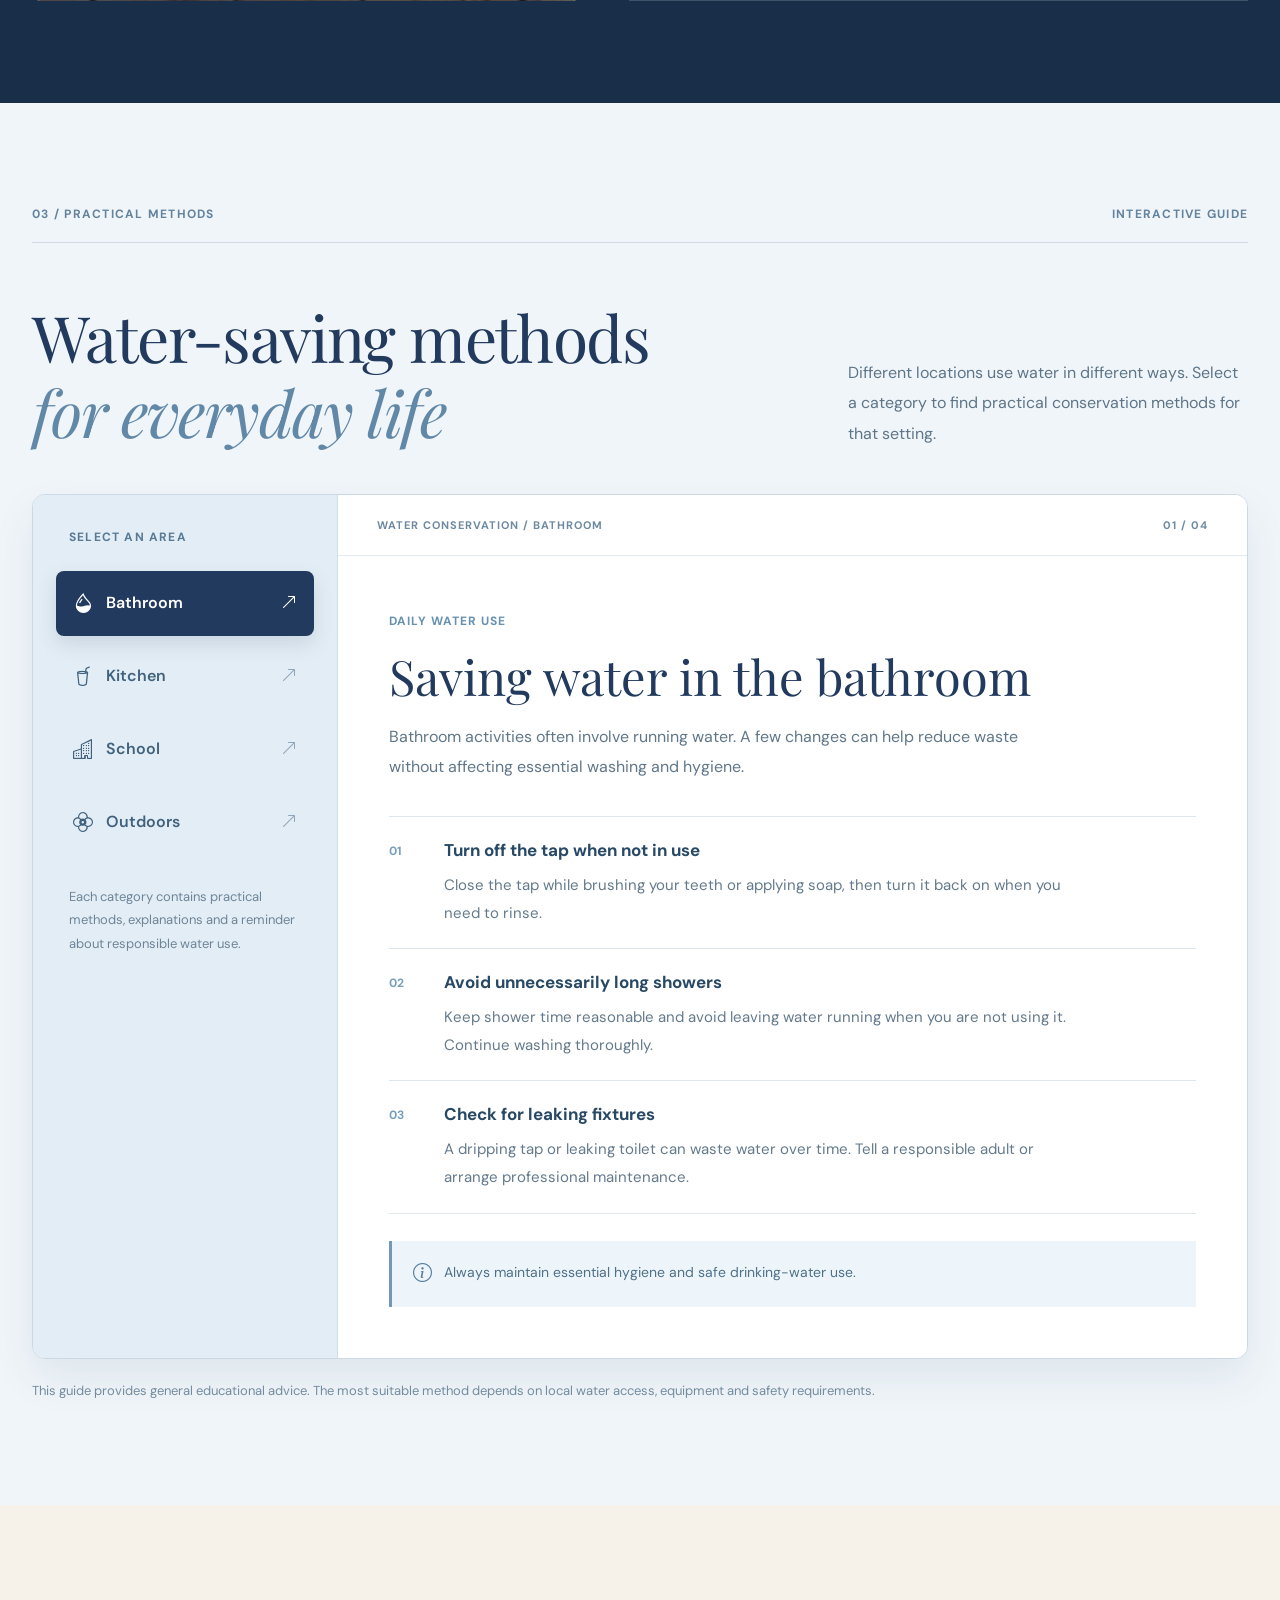
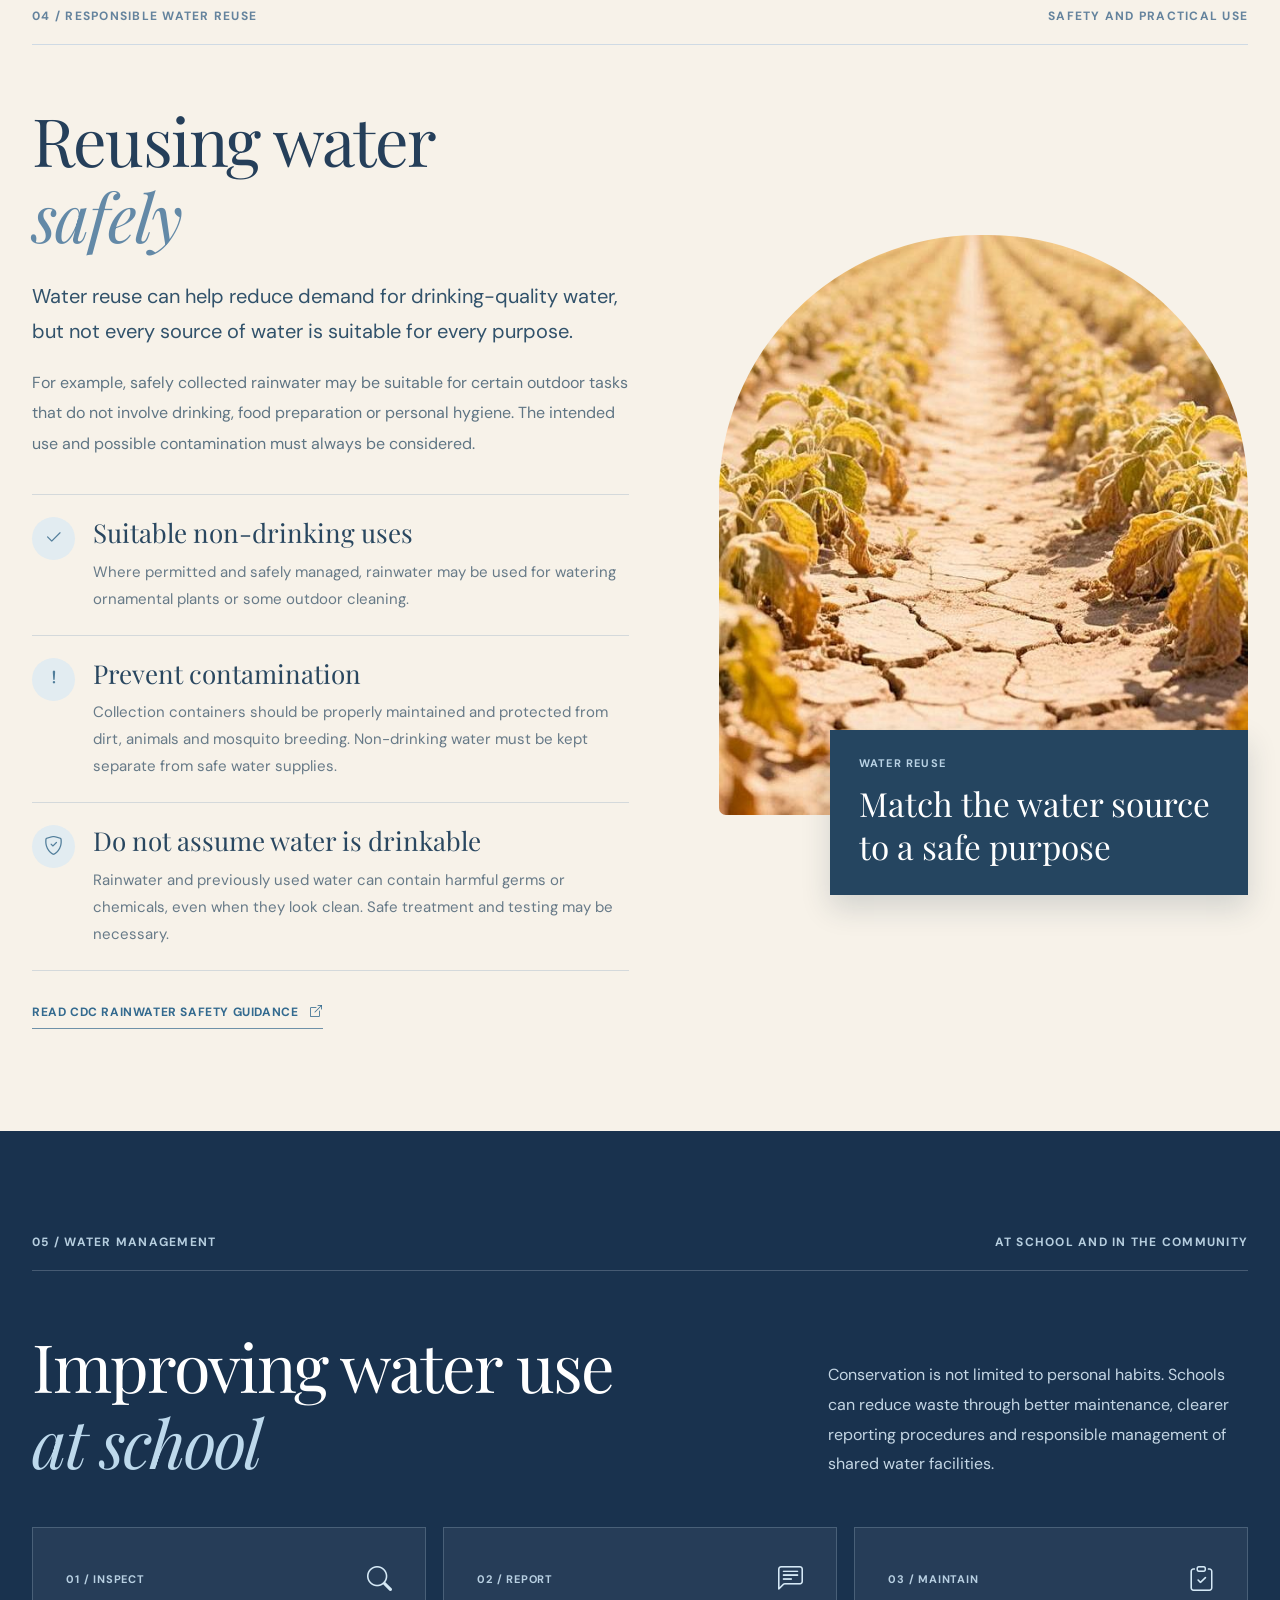
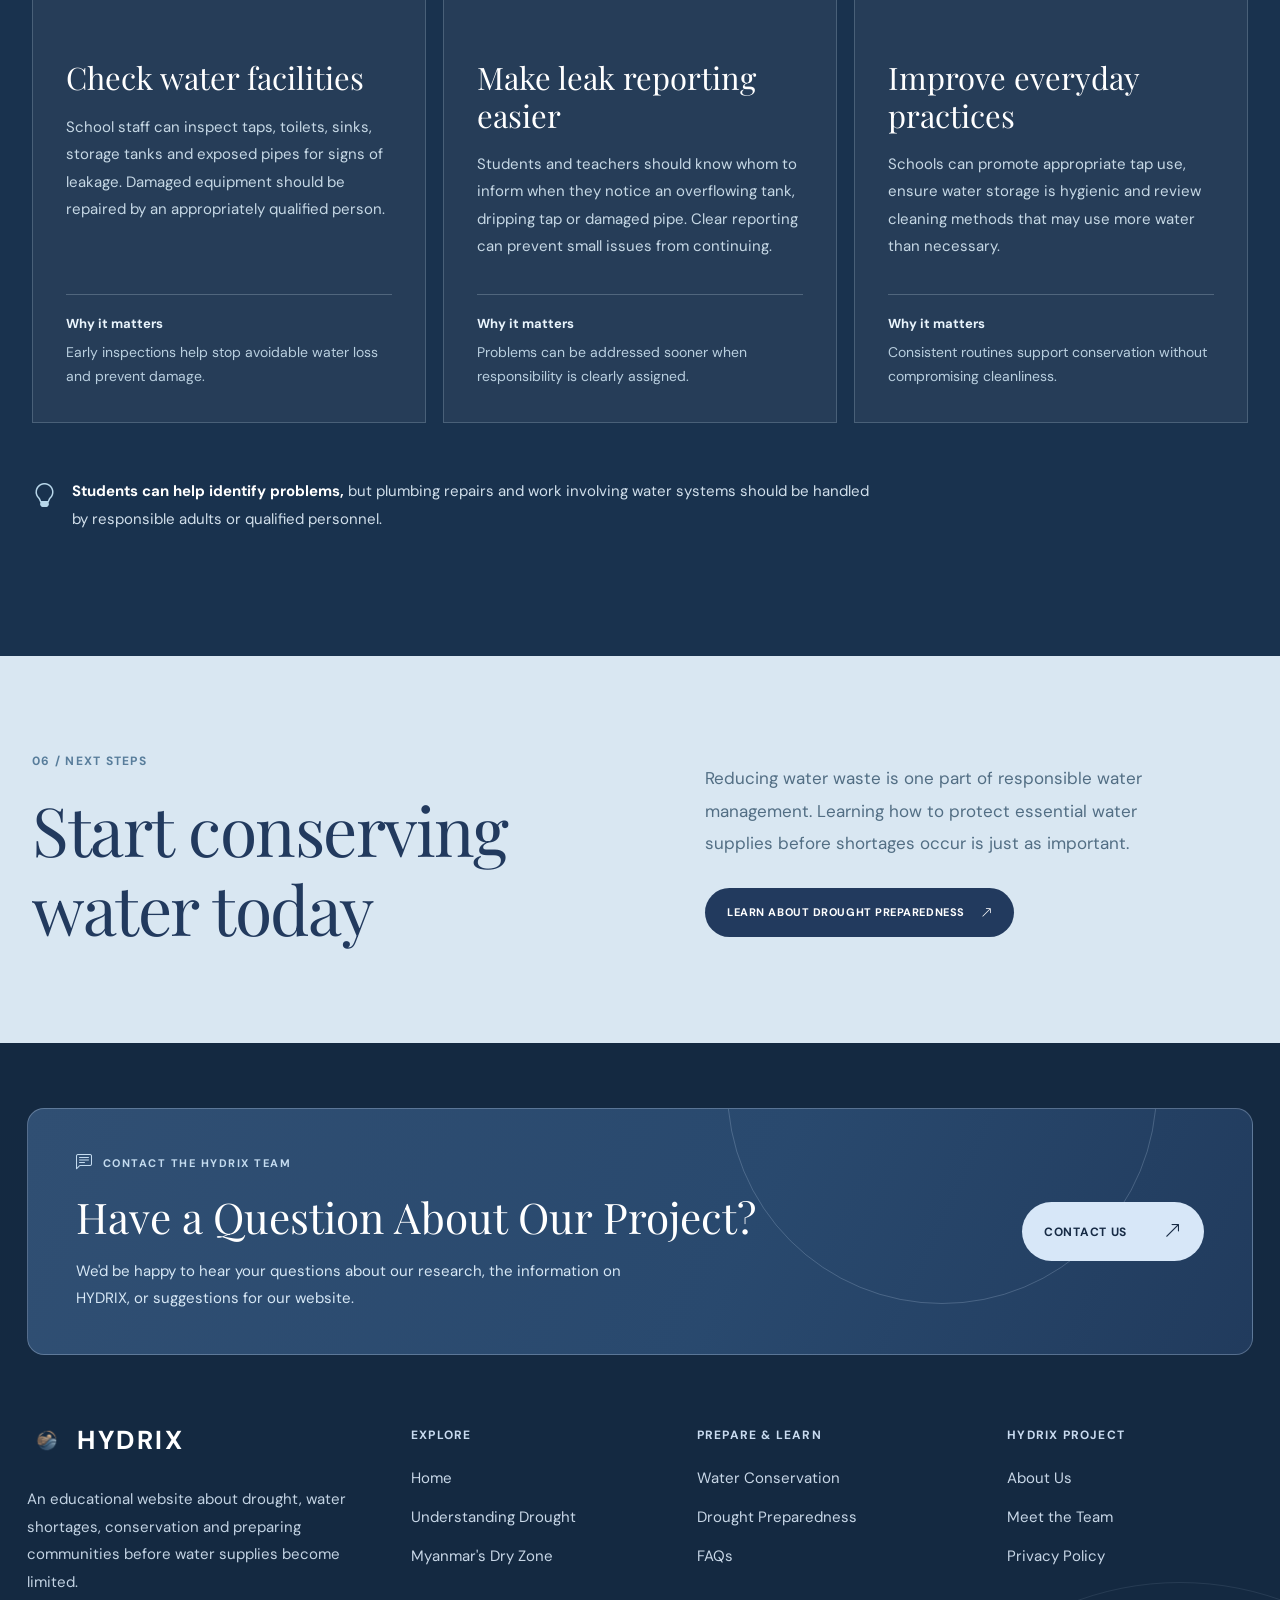
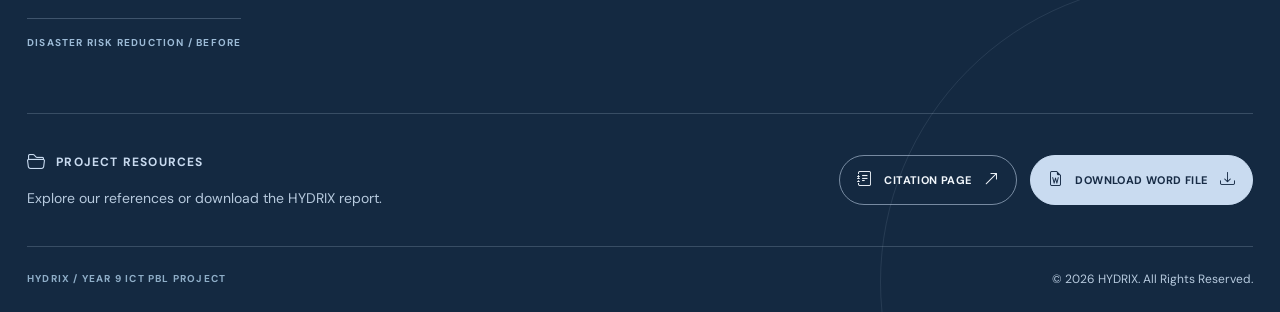
<file: conservation.html>
<!DOCTYPE html>
<html lang="en">

<head>
  <meta charset="UTF-8">
  <meta name="viewport" content="width=device-width, initial-scale=1.0">

  <meta name="theme-color" content="#1B3653">

  <meta name="description"
        content="Explore practical water conservation methods for homes, schools and gardens with HYDRIX.">

  <title>Water Conservation | HYDRIX</title>

  <link rel="icon" type="image/png" href="images/logo.png">

  <link
    href="https://cdn.jsdelivr.net/npm/bootstrap@5.3.3/dist/css/bootstrap.min.css"
    rel="stylesheet">

  <link
    href="https://cdn.jsdelivr.net/npm/bootstrap-icons@1.11.3/font/bootstrap-icons.min.css"
    rel="stylesheet">

  <link
    href="https://fonts.googleapis.com/css2?family=DM+Sans:wght@400;500;600;700&family=Playfair+Display:ital,wght@0,400;0,500;1,400&display=swap"
    rel="stylesheet">

  <link rel="stylesheet" href="common.css">

  <link rel="stylesheet" href="conservation.css">
</head>

<body class="conservation-page">

  
<header class="site-header">
  <div class="nav-top">
    <div class="container nav-top-inner">

      <div class="social-links">
        <a href="https://www.tiktok.com/@dreamworld_090?_r=1&amp;_t=ZN-9BPxIyuVe5u"
           target="_blank" rel="noopener noreferrer" aria-label="TikTok">
          <i class="bi bi-tiktok"></i>
        </a>

        <a href="https://discord.com/users/1201566254318759983"
           target="_blank" rel="noopener noreferrer" aria-label="Discord">
          <i class="bi bi-discord"></i>
        </a>

        <a href="https://www.facebook.com/win.lae.may.901302?mibextid=wwXIfr"
           target="_blank" rel="noopener noreferrer" aria-label="Facebook">
          <i class="bi bi-facebook"></i>
        </a>

        <a href="https://t.me/sleep_dreamer1"
           target="_blank" rel="noopener noreferrer" aria-label="Telegram">
          <i class="bi bi-telegram"></i>
        </a>
      </div>

      <a href="index.html" class="brand">
        <img src="images/logo.png"
             alt="HYDRIX logo"
             class="navbar-logo">
        <span>HYDRIX</span>
      </a>

      <div class="header-tools">
        <a href="contact.html" class="contact-btn">
          CONTACT US
        </a>
      </div>

    </div>
  </div>

  <div class="nav-bottom">
    <nav class="navbar navbar-expand-lg">
      <div class="container">

        <button class="navbar-toggler mx-auto"
                type="button"
                data-bs-toggle="collapse"
                data-bs-target="#mainMenu"
                aria-controls="mainMenu"
                aria-expanded="false"
                aria-label="Toggle navigation">
          <span class="navbar-toggler-icon"></span>
        </button>

        <div class="collapse navbar-collapse" id="mainMenu">
          <ul class="navbar-nav mx-auto">

            <li class="nav-item">
              <a href="index.html" class="nav-link">HOME</a>
            </li>

            <li class="nav-item">
              <a href="drought.html" class="nav-link">DROUGHT</a>
            </li>

            <li class="nav-item">
              <a href="dryzone.html" class="nav-link">DRY ZONE</a>
            </li>

            <li class="nav-item">
              <a href="conservation.html" class="nav-link">WATER SAVING</a>
            </li>

            <li class="nav-item">
              <a href="preparedness.html" class="nav-link">PREPAREDNESS</a>
            </li>

            <li class="nav-item">
              <a href="faq.html" class="nav-link">FAQs</a>
            </li>

            <li class="nav-item">
              <a href="about.html" class="nav-link">ABOUT US</a>
            </li>

          </ul>
        </div>

      </div>
    </nav>
  </div>
</header>

  <main id="main-content">

    <section class="wc-hero" aria-labelledby="wcHeroTitle">

      <div class="container">
        <div class="wc-hero-layout">

          <div class="wc-hero-content">

            <div class="wc-hero-label">
              <i class="bi bi-droplet-half"></i>
              HYDRIX / WATER CONSERVATION
            </div>

            <h1 id="wcHeroTitle">
              Every drop
              <em>makes a<br>difference.</em>
            </h1>

            <p class="wc-hero-intro">
              Water is part of everything we do. Small changes
              to everyday habits can reduce waste, protect
              available supplies and help households prepare
              for times when water is limited.
            </p>

            <div class="wc-hero-actions">

              <a href="#methods" class="wc-primary-button">
                EXPLORE WATER-SAVING METHODS
                <i class="bi bi-arrow-up-right"></i>
              </a>

              <a href="#why-save" class="wc-text-button">
                WHY CONSERVATION MATTERS
                <i class="bi bi-arrow-right"></i>
              </a>

            </div>

            <div class="wc-hero-caption">
              <span class="wc-caption-line"></span>
              <span>USE WATER CAREFULLY</span>
              <span>REDUCE WASTE</span>
              <span>PROTECT SUPPLIES</span>
            </div>

          </div>

          <div class="wc-hero-art">

            <div class="wc-hero-image">
              <img
                src="images/conservation.jpg"
                alt="People collecting water near a river"
                fetchpriority="high">

              <div class="wc-image-shade"></div>

              <div class="wc-image-ring ring-one"></div>
              <div class="wc-image-ring ring-two"></div>

              <div class="wc-droplet-mark">
                <i class="bi bi-droplet-fill"></i>
              </div>

              <div class="wc-image-caption">
                <span>HYDRIX / EVERYDAY ACTION</span>
                <strong>Water conservation</strong>
              </div>

            </div>

            <span class="wc-hero-image-index">
              01 / OUR WATER RESOURCES
            </span>

          </div>
        </div>
      </div>
    </section>

    <section class="wc-introduction wc-section" id="why-save">

      <div class="container">

        <div class="wc-section-meta">
          <span>01 / THE BASICS</span>
          <span>UNDERSTANDING WATER USE</span>
        </div>

        <div class="wc-intro-layout">

          <div class="wc-intro-title">
            <h2>
              What is water
              <em>conservation?</em>
            </h2>
          </div>

          <div class="wc-intro-text">
            <p class="wc-intro-lead">
              Water conservation means using water efficiently,
              avoiding unnecessary waste and protecting the
              available supply for essential needs.
            </p>

            <p>
              It does not mean drinking less water or neglecting
              personal hygiene. Instead, conservation focuses on
              unnecessary water use, preventable leaks and
              inefficient practices.
            </p>

            <p>
              Water is used in homes, schools, agriculture,
              businesses and public services. When water is
              wasted, a portion of the available supply is used
              without providing a useful benefit. Managing this
              resource carefully is particularly important in
              areas where rainfall is seasonal or access to
              reliable water supplies is limited.
            </p>
          </div>

        </div>

        <div class="wc-principles">

          <article class="wc-principle">
            <span class="wc-principle-number">01</span>
            <i class="bi bi-droplet"></i>
            <h3>Use less unnecessary water</h3>
            <p>
              Avoid leaving taps running when water is not being
              used and choose efficient ways to complete
              everyday tasks.
            </p>
          </article>

          <article class="wc-principle">
            <span class="wc-principle-number">02</span>
            <i class="bi bi-tools"></i>
            <h3>Maintain water systems</h3>
            <p>
              Check plumbing, taps and storage containers
              regularly. Repairing leaks prevents water from
              being lost before it can be used.
            </p>
          </article>

          <article class="wc-principle">
            <span class="wc-principle-number">03</span>
            <i class="bi bi-shield-check"></i>
            <h3>Protect water quality</h3>
            <p>
              Keep drinking water clean and safely stored.
              Water conservation should never come at
              the expense of health or sanitation.
            </p>
          </article>

        </div>

      </div>
    </section>

    <section class="wc-waste-section wc-section" id="waste">

      <div class="container">

        <div class="wc-section-meta wc-meta-light">
          <span>02 / COMMON WATER WASTE</span>
          <span>WHAT TO LOOK OUT FOR</span>
        </div>

        <div class="wc-waste-heading">

          <h2>
            Where does water
            <em>get wasted?</em>
          </h2>

          <p>
            Water waste does not always involve a major problem.
            Sometimes it comes from habits that happen every day.
            In other cases, it is caused by damaged equipment
            that goes unnoticed.
          </p>

        </div>

        <div class="wc-waste-feature">

          <div class="wc-waste-photo">
            <img
              src="images/waterg.jpg"
              alt="Water source illustrating the importance of careful water use"
              loading="lazy">

            <div class="wc-photo-caption">
              <span>WATER USE / DAILY LIFE</span>
              <i class="bi bi-arrow-up-right"></i>
            </div>
          </div>

          <div class="wc-waste-list">

            <article class="wc-waste-item">
              <span class="wc-waste-no">01</span>

              <div>
                <h3>Running taps</h3>
                <p>
                  Water continues flowing when a tap is left
                  open during brushing, washing or cleaning.
                  Turning it off when it is not needed can
                  reduce unnecessary use.
                </p>
              </div>

              <i class="bi bi-arrow-down-right"></i>
            </article>

            <article class="wc-waste-item">
              <span class="wc-waste-no">02</span>

              <div>
                <h3>Leaking pipes and fixtures</h3>
                <p>
                  Damaged taps, leaking connections and
                  overflowing storage tanks can cause
                  avoidable water loss. Regular inspections
                  help people notice problems early.
                </p>
              </div>

              <i class="bi bi-arrow-down-right"></i>
            </article>

            <article class="wc-waste-item">
              <span class="wc-waste-no">03</span>

              <div>
                <h3>Inefficient washing</h3>
                <p>
                  Washing small laundry loads too frequently
                  or using a continuously running hose for
                  cleaning can increase water use.
                  Using suitable containers or efficient
                  machine settings may help.
                </p>
              </div>

              <i class="bi bi-arrow-down-right"></i>
            </article>

            <article class="wc-waste-item">
              <span class="wc-waste-no">04</span>

              <div>
                <h3>Overwatering plants</h3>
                <p>
                  Watering plants more often than they need
                  can waste water and affect plant health.
                  Soil condition, plant type and weather
                  should guide watering decisions.
                </p>
              </div>

              <i class="bi bi-arrow-down-right"></i>
            </article>

          </div>

        </div>

      </div>
    </section>

    <section class="wc-methods wc-section" id="methods">

      <div class="container">

        <div class="wc-section-meta">
          <span>03 / PRACTICAL METHODS</span>
          <span>INTERACTIVE GUIDE</span>
        </div>

        <div class="wc-methods-heading">

          <div>
            <h2>
              Water-saving methods
              <em>for everyday life</em>
            </h2>
          </div>

          <p>
            Different locations use water in different ways.
            Select a category to find practical conservation
            methods for that setting.
          </p>

        </div>

        <div class="wc-explorer">

          <div class="wc-explorer-sidebar">

            <span class="wc-explorer-label">
              SELECT AN AREA
            </span>

            <div class="wc-method-tabs"
                 role="tablist"
                 aria-label="Water-saving categories">

              <button
                id="tab-bathroom"
                class="wc-method-tab active"
                type="button"
                role="tab"
                aria-controls="method-panel"
                aria-selected="true"
                tabindex="0"
                data-method="bathroom">

                <span>
                  <i class="bi bi-droplet-half"></i>
                  Bathroom
                </span>

                <i class="bi bi-arrow-up-right"></i>
              </button>

              <button
                id="tab-kitchen"
                class="wc-method-tab"
                type="button"
                role="tab"
                aria-controls="method-panel"
                aria-selected="false"
                tabindex="-1"
                data-method="kitchen">

                <span>
                  <i class="bi bi-cup-straw"></i>
                  Kitchen
                </span>

                <i class="bi bi-arrow-up-right"></i>
              </button>

              <button
                id="tab-school"
                class="wc-method-tab"
                type="button"
                role="tab"
                aria-controls="method-panel"
                aria-selected="false"
                tabindex="-1"
                data-method="school">

                <span>
                  <i class="bi bi-buildings"></i>
                  School
                </span>

                <i class="bi bi-arrow-up-right"></i>
              </button>

              <button
                id="tab-outdoors"
                class="wc-method-tab"
                type="button"
                role="tab"
                aria-controls="method-panel"
                aria-selected="false"
                tabindex="-1"
                data-method="outdoors">

                <span>
                  <i class="bi bi-flower2"></i>
                  Outdoors
                </span>

                <i class="bi bi-arrow-up-right"></i>
              </button>

            </div>

            <p class="wc-explorer-help">
              Each category contains practical methods,
              explanations and a reminder about
              responsible water use.
            </p>

          </div>

          <div class="wc-explorer-display"
               id="method-panel"
               role="tabpanel"
               aria-labelledby="tab-bathroom"
               tabindex="0">

            <div class="wc-explorer-top">
              <span id="method-category">
                WATER CONSERVATION / BATHROOM
              </span>

              <span id="method-counter">01 / 04</span>
            </div>

            <div class="wc-explorer-body">

              <div class="wc-explorer-heading">
                <span id="method-kicker">
                  DAILY WATER USE
                </span>

                <h3 id="method-title">
                  Saving water in the bathroom
                </h3>

                <p id="method-intro">
                  Bathroom activities often involve running
                  water. Adjusting a few habits can help
                  reduce waste while maintaining hygiene.
                </p>
              </div>

              <div class="wc-explorer-method-list"
                   id="method-list">

                <article class="wc-explorer-method">
                  <span>01</span>
                  <div>
                    <h4>Turn off the tap when not in use</h4>
                    <p>
                      Close the tap while brushing your
                      teeth or applying soap. Open it
                      again when water is needed.
                    </p>
                  </div>
                </article>

                <article class="wc-explorer-method">
                  <span>02</span>
                  <div>
                    <h4>Keep showers reasonably short</h4>
                    <p>
                      Avoid leaving the shower running
                      longer than necessary, while still
                      washing thoroughly.
                    </p>
                  </div>
                </article>

                <article class="wc-explorer-method">
                  <span>03</span>
                  <div>
                    <h4>Report leaking fixtures</h4>
                    <p>
                      A dripping tap or leaking toilet
                      should be checked and repaired by
                      someone qualified.
                    </p>
                  </div>
                </article>

              </div>

              <div class="wc-explorer-note">
                <i class="bi bi-info-circle"></i>

                <p id="method-note">
                  Water conservation should never reduce
                  essential hygiene or safe drinking-water use.
                </p>
              </div>

            </div>

          </div>

        </div>

        <p class="wc-methods-caption">
          This guide provides general educational advice.
          The most suitable method depends on local
          water access, equipment and safety requirements.
        </p>

      </div>
    </section>

    <section class="wc-reuse wc-section" id="reuse">

      <div class="container">

        <div class="wc-section-meta">
          <span>04 / RESPONSIBLE WATER REUSE</span>
          <span>SAFETY AND PRACTICAL USE</span>
        </div>

        <div class="wc-reuse-layout">

          <div class="wc-reuse-content">

            <h2>
              Reusing water
              <em>safely</em>
            </h2>

            <p class="wc-reuse-lead">
              Water reuse can help reduce demand for
              drinking-quality water, but not every source
              of water is suitable for every purpose.
            </p>

            <p>
              For example, safely collected rainwater may
              be suitable for certain outdoor tasks that
              do not involve drinking, food preparation
              or personal hygiene. The intended use
              and possible contamination must always
              be considered.
            </p>

            <div class="wc-reuse-guidance">

              <div class="wc-guidance-item">
                <span class="wc-guidance-icon">
                  <i class="bi bi-check2"></i>
                </span>

                <div>
                  <h3>Suitable non-drinking uses</h3>
                  <p>
                    Where permitted and safely managed,
                    rainwater may be used for watering
                    ornamental plants or some outdoor cleaning.
                  </p>
                </div>
              </div>

              <div class="wc-guidance-item">
                <span class="wc-guidance-icon">
                  <i class="bi bi-exclamation-lg"></i>
                </span>

                <div>
                  <h3>Prevent contamination</h3>
                  <p>
                    Collection containers should be properly
                    maintained and protected from dirt, animals
                    and mosquito breeding. Non-drinking water
                    must be kept separate from safe water supplies.
                  </p>
                </div>
              </div>

              <div class="wc-guidance-item">
                <span class="wc-guidance-icon">
                  <i class="bi bi-shield-check"></i>
                </span>

                <div>
                  <h3>Do not assume water is drinkable</h3>
                  <p>
                    Rainwater and previously used water can
                    contain harmful germs or chemicals, even
                    when they look clean. Safe treatment and
                    testing may be necessary.
                  </p>
                </div>
              </div>

            </div>

            <div class="wc-reuse-source">
              <a
                href="https://www.cdc.gov/drinking-water/about/collecting-rainwater-and-your-health-an-overview.html"
                target="_blank"
                rel="noopener noreferrer">
                READ CDC RAINWATER SAFETY GUIDANCE
                <i class="bi bi-box-arrow-up-right"></i>
              </a>
            </div>

          </div>

          <div class="wc-reuse-visual">

            <div class="wc-reuse-image">
              <img
                src="images/agriculture.jpg"
                alt="Agricultural land illustrating the role of water in plant growth"
                loading="lazy">
            </div>

            <div class="wc-reuse-label">
              <span>WATER REUSE</span>

              <strong>
                Match the water source
                to a safe purpose
              </strong>
            </div>

          </div>

        </div>

      </div>
    </section>

    <section class="wc-community wc-section" id="community">

      <div class="container">

        <div class="wc-section-meta wc-meta-light">
          <span>05 / WATER MANAGEMENT</span>
          <span>AT SCHOOL AND IN THE COMMUNITY</span>
        </div>

        <div class="wc-community-heading">

          <h2>
            Improving water use
            <em>at school</em>
          </h2>

          <p>
            Conservation is not limited to personal habits.
            Schools can reduce waste through better maintenance,
            clearer reporting procedures and responsible
            management of shared water facilities.
          </p>

        </div>

        <div class="wc-community-grid">

          <article class="wc-community-card">

            <div class="wc-community-card-top">
              <span>01 / INSPECT</span>
              <i class="bi bi-search"></i>
            </div>

            <h3>Check water facilities</h3>

            <p>
              School staff can inspect taps, toilets, sinks,
              storage tanks and exposed pipes for signs of
              leakage. Damaged equipment should be repaired
              by an appropriately qualified person.
            </p>

            <div class="wc-community-detail">
              <strong>Why it matters</strong>
              <span>
                Early inspections help stop avoidable
                water loss and prevent damage.
              </span>
            </div>

          </article>

          <article class="wc-community-card">

            <div class="wc-community-card-top">
              <span>02 / REPORT</span>
              <i class="bi bi-chat-left-text"></i>
            </div>

            <h3>Make leak reporting easier</h3>

            <p>
              Students and teachers should know whom to inform
              when they notice an overflowing tank, dripping
              tap or damaged pipe. Clear reporting can
              prevent small issues from continuing.
            </p>

            <div class="wc-community-detail">
              <strong>Why it matters</strong>
              <span>
                Problems can be addressed sooner when
                responsibility is clearly assigned.
              </span>
            </div>

          </article>

          <article class="wc-community-card">

            <div class="wc-community-card-top">
              <span>03 / MAINTAIN</span>
              <i class="bi bi-clipboard-check"></i>
            </div>

            <h3>Improve everyday practices</h3>

            <p>
              Schools can promote appropriate tap use,
              ensure water storage is hygienic and
              review cleaning methods that may use
              more water than necessary.
            </p>

            <div class="wc-community-detail">
              <strong>Why it matters</strong>
              <span>
                Consistent routines support conservation
                without compromising cleanliness.
              </span>
            </div>

          </article>

        </div>

        <div class="wc-community-note">
          <i class="bi bi-lightbulb"></i>

          <p>
            <strong>Students can help identify problems,</strong>
            but plumbing repairs and work involving
            water systems should be handled by
            responsible adults or qualified personnel.
          </p>
        </div>

      </div>
    </section>

    <section class="wc-final-section" id="next">

      <div class="container">

        <div class="wc-final-layout">

          <div class="wc-final-title">
            <span>06 / NEXT STEPS</span>

            <h2>
              Start conserving
              water today
            </h2>
          </div>

          <div class="wc-final-content">

            <p>
              Reducing water waste is one part of
              responsible water management. Learning how
              to protect essential water supplies before
              shortages occur is just as important.
            </p>

            <a href="preparedness.html" class="wc-final-link">
              LEARN ABOUT DROUGHT PREPAREDNESS
              <i class="bi bi-arrow-up-right"></i>
            </a>

          </div>

        </div>

      </div>
    </section>

  </main>

  
<footer class="footer-main">
  <div class="container">

    <!-- CONTACT SECTION -->
    <div class="footer-contact">
      <div class="footer-contact-content">

        <span class="footer-label">
          <i class="bi bi-chat-left-text"></i>
          CONTACT THE HYDRIX TEAM
        </span>

        <h2>Have a Question About Our Project?</h2>

        <p>
          We'd be happy to hear your questions about our research,
          the information on HYDRIX, or suggestions for our website.
        </p>

      </div>

      <a href="contact.html" class="footer-contact-button">
        CONTACT US
        <i class="bi bi-arrow-up-right"></i>
      </a>
    </div>

    <!-- FOOTER NAVIGATION -->
    <div class="footer-navigation">

      <div class="footer-about">
        <a href="index.html" class="footer-logo">
          <img src="images/logo.png" alt="HYDRIX logo">
          <span>HYDRIX</span>
        </a>

        <p>
          An educational website about drought, water shortages,
          conservation and preparing communities before
          water supplies become limited.
        </p>

        <span class="footer-project-tag">
          DISASTER RISK REDUCTION / BEFORE
        </span>
      </div>

      <div class="footer-links-group">
        <h3>EXPLORE</h3>
        <a href="index.html">Home</a>
        <a href="drought.html">Understanding Drought</a>
        <a href="dryzone.html">Myanmar's Dry Zone</a>
      </div>

      <div class="footer-links-group">
        <h3>PREPARE &amp; LEARN</h3>
        <a href="conservation.html">Water Conservation</a>
        <a href="preparedness.html">Drought Preparedness</a>
        <a href="faq.html">FAQs</a>
      </div>

      <div class="footer-links-group">
        <h3>HYDRIX PROJECT</h3>
        <a href="about.html">About Us</a>
        <a href="about.html#team">Meet the Team</a>
        <a href="privacy.html">Privacy Policy</a>
      </div>

    </div>

    <!-- PROJECT RESOURCES -->
    <div class="footer-resources">

      <div class="footer-resources-info">
        <span class="footer-resources-label">
          <i class="bi bi-folder2-open"></i>
          PROJECT RESOURCES
        </span>

        <p>
          Explore our references or download the HYDRIX report.
        </p>
      </div>

      <div class="footer-downloads">

        <a href="citations.html" class="footer-resource-button">
          <i class="bi bi-journal-text"></i>
          CITATION PAGE
          <i class="bi bi-arrow-up-right"></i>
        </a>

        <a href="docs/HYDRIX_Report.docx"
           class="footer-resource-button footer-resource-filled"
           download>
          <i class="bi bi-file-earmark-word"></i>
          DOWNLOAD WORD FILE
          <i class="bi bi-download"></i>
        </a>

      </div>
    </div>

    <!-- COPYRIGHT -->
    <div class="footer-bottom">
      <span>HYDRIX / YEAR 9 ICT PBL PROJECT</span>
      <p>© 2026 HYDRIX. All Rights Reserved.</p>
    </div>

  </div>
</footer>

<script src="https://cdn.jsdelivr.net/npm/bootstrap@5.3.3/dist/js/bootstrap.bundle.min.js"></script>

<script>
    (() => {
      "use strict";

      const methodData = {

        bathroom: {
          category: "WATER CONSERVATION / BATHROOM",
          counter: "01 / 04",
          kicker: "DAILY WATER USE",
          title: "Saving water in the bathroom",
          intro:
            "Bathroom activities often involve running water. " +
            "A few changes can help reduce waste without affecting " +
            "essential washing and hygiene.",

          methods: [
            {
              title: "Turn off the tap when not in use",
              text:
                "Close the tap while brushing your teeth or " +
                "applying soap, then turn it back on when " +
                "you need to rinse."
            },
            {
              title: "Avoid unnecessarily long showers",
              text:
                "Keep shower time reasonable and avoid leaving " +
                "water running when you are not using it. " +
                "Continue washing thoroughly."
            },
            {
              title: "Check for leaking fixtures",
              text:
                "A dripping tap or leaking toilet can waste " +
                "water over time. Tell a responsible adult " +
                "or arrange professional maintenance."
            }
          ],

          note:
            "Always maintain essential hygiene and safe " +
            "drinking-water use."
        },

        kitchen: {
          category: "WATER CONSERVATION / KITCHEN",
          counter: "02 / 04",
          kicker: "COOKING AND CLEANING",
          title: "Using water efficiently in the kitchen",
          intro:
            "Kitchen water use includes washing dishes, " +
            "cleaning ingredients and preparing meals. " +
            "Efficient methods can help avoid wasting water " +
            "while keeping food preparation safe.",

          methods: [
            {
              title: "Use a basin when washing dishes",
              text:
                "Where suitable, fill a clean basin with " +
                "washing water instead of keeping the tap " +
                "running continuously. Rinse dishes with " +
                "safe water as needed."
            },
            {
              title: "Avoid unnecessary pre-rinsing",
              text:
                "Remove leftover food from dishes before " +
                "washing. If using a dishwasher, follow " +
                "the manufacturer's guidance about " +
                "pre-rinsing and loading."
            },
            {
              title: "Wash suitable full loads",
              text:
                "Use a dishwasher efficiently when available " +
                "and follow the appliance's instructions. " +
                "Avoid repeated small cycles unless necessary."
            }
          ],

          note:
            "Food safety comes first. Use water of suitable " +
            "quality for drinking, cooking and washing food."
        },

        school: {
          category: "WATER CONSERVATION / SCHOOL",
          counter: "03 / 04",
          kicker: "SHARED WATER FACILITIES",
          title: "Conserving water at school",
          intro:
            "Schools have shared taps, toilets, sinks and " +
            "water storage facilities. Managing these systems " +
            "properly can reduce avoidable waste while " +
            "supporting students' health.",

          methods: [
            {
              title: "Close taps completely after use",
              text:
                "Students should make sure taps are closed " +
                "when they finish using them and avoid " +
                "playing with running water."
            },
            {
              title: "Report problems early",
              text:
                "Inform a teacher or caretaker if a tap " +
                "leaks, a toilet keeps running or a storage " +
                "tank overflows."
            },
            {
              title: "Improve cleaning routines",
              text:
                "Where appropriate, staff can use buckets " +
                "or other controlled methods instead of " +
                "continuously running hoses. Cleaning " +
                "and hygiene standards must be maintained."
            }
          ],

          note:
            "Students should report plumbing problems " +
            "rather than attempting unsafe repairs."
        },

        outdoors: {
          category: "WATER CONSERVATION / OUTDOORS",
          counter: "04 / 04",
          kicker: "PLANTS AND OUTDOOR SPACES",
          title: "Using water responsibly outdoors",
          intro:
            "Gardens and outdoor cleaning can require " +
            "substantial amounts of water. The appropriate " +
            "method depends on plant needs, weather " +
            "and local water availability.",

          methods: [
            {
              title: "Check soil before watering",
              text:
                "Water plants based on their needs rather " +
                "than automatically following the same " +
                "schedule every day. Avoid watering " +
                "already-wet soil."
            },
            {
              title: "Water close to the roots",
              text:
                "Apply water carefully near the root zone " +
                "to reduce unnecessary runoff. Suitable " +
                "mulch can help slow moisture loss."
            },
            {
              title: "Use a watering can when appropriate",
              text:
                "For small areas, a watering can may offer " +
                "more control than leaving a hose running. " +
                "Collect rainwater only when it can be " +
                "managed safely and local rules permit."
            }
          ],

          note:
            "Untreated rainwater may contain contaminants. " +
            "Follow safe-use guidance, especially around " +
            "edible plants."
        }

      };


      const buttons = [
        ...document.querySelectorAll(".wc-method-tab")
      ];

      const panel = document.getElementById("method-panel");

      const category = document.getElementById("method-category");
      const counter = document.getElementById("method-counter");
      const kicker = document.getElementById("method-kicker");
      const title = document.getElementById("method-title");
      const intro = document.getElementById("method-intro");
      const list = document.getElementById("method-list");
      const note = document.getElementById("method-note");


      function showMethod(key, focusPanel = false) {

        const data = methodData[key];

        if (!data) return;

        category.textContent = data.category;
        counter.textContent = data.counter;
        kicker.textContent = data.kicker;
        title.textContent = data.title;
        intro.textContent = data.intro;
        note.textContent = data.note;

        list.replaceChildren();

        data.methods.forEach((method, index) => {

          const article = document.createElement("article");
          article.className = "wc-explorer-method";

          const number = document.createElement("span");
          number.textContent = String(index + 1).padStart(2, "0");

          const content = document.createElement("div");

          const heading = document.createElement("h4");
          heading.textContent = method.title;

          const paragraph = document.createElement("p");
          paragraph.textContent = method.text;

          content.append(heading, paragraph);

          article.append(number, content);

          list.appendChild(article);
        });

        buttons.forEach(button => {

          const active = button.dataset.method === key;

          button.classList.toggle("active", active);
          button.setAttribute("aria-selected", String(active));
          button.tabIndex = active ? 0 : -1;

          if (active) {
            panel.setAttribute("aria-labelledby", button.id);
          }
        });

        if (focusPanel) {
          panel.focus();
        }
      }


      buttons.forEach((button, index) => {

        button.addEventListener("click", () => {
          showMethod(button.dataset.method);
        });

        button.addEventListener("keydown", event => {

          if (
            event.key !== "ArrowDown" &&
            event.key !== "ArrowUp" &&
            event.key !== "ArrowRight" &&
            event.key !== "ArrowLeft" &&
            event.key !== "Home" &&
            event.key !== "End"
          ) {
            return;
          }

          event.preventDefault();

          let next = index;

          if (
            event.key === "ArrowRight" ||
            event.key === "ArrowDown"
          ) {
            next = (index + 1) % buttons.length;
          }

          if (
            event.key === "ArrowLeft" ||
            event.key === "ArrowUp"
          ) {
            next = (index - 1 + buttons.length) % buttons.length;
          }

          if (event.key === "Home") {
            next = 0;
          }

          if (event.key === "End") {
            next = buttons.length - 1;
          }

          buttons[next].focus();

          showMethod(buttons[next].dataset.method);

        });

      });

      showMethod("bathroom");

    })();
  </script>
<script>
/* HYDRIX Water Conservation — lightweight page interactions */
document.addEventListener("DOMContentLoaded", () => {
  const reducedMotion = window.matchMedia("(prefers-reduced-motion: reduce)").matches;

  // Reveal each major section as it enters the screen.
  const revealTargets = document.querySelectorAll(
    ".conservation-page main .wc-section, .conservation-page main .wc-final-section"
  );
  if (!reducedMotion && "IntersectionObserver" in window) {
    const revealObserver = new IntersectionObserver((entries, observer) => {
      entries.forEach(entry => {
        if (entry.isIntersecting) {
          entry.target.classList.add("wc-visible");
          observer.unobserve(entry.target);
        }
      });
    }, { threshold: 0.08, rootMargin: "0px 0px 40px 0px" });
    revealTargets.forEach(section => {
      section.classList.add("wc-js-reveal");
      revealObserver.observe(section);
    });
  }

  // Smooth in-page links with reduced-motion support.
  document.querySelectorAll('a[href^="#"]').forEach(link => {
    link.addEventListener("click", event => {
      const id = link.getAttribute("href").slice(1);
      if (!id) return;
      const destination = document.getElementById(id);
      if (!destination) return;
      event.preventDefault();
      destination.scrollIntoView({ behavior: reducedMotion ? "auto" : "smooth", block: "start" });
    });
  });

  // Close Bootstrap navigation on mobile after choosing a page.
  const menu = document.getElementById("mainMenu");
  if (menu && window.bootstrap) {
    menu.querySelectorAll(".nav-link").forEach(link => {
      link.addEventListener("click", () => {
        if (menu.classList.contains("show")) {
          bootstrap.Collapse.getOrCreateInstance(menu, { toggle: false }).hide();
        }
      });
    });
  }
});
</script>
</body>
</html>
</file>
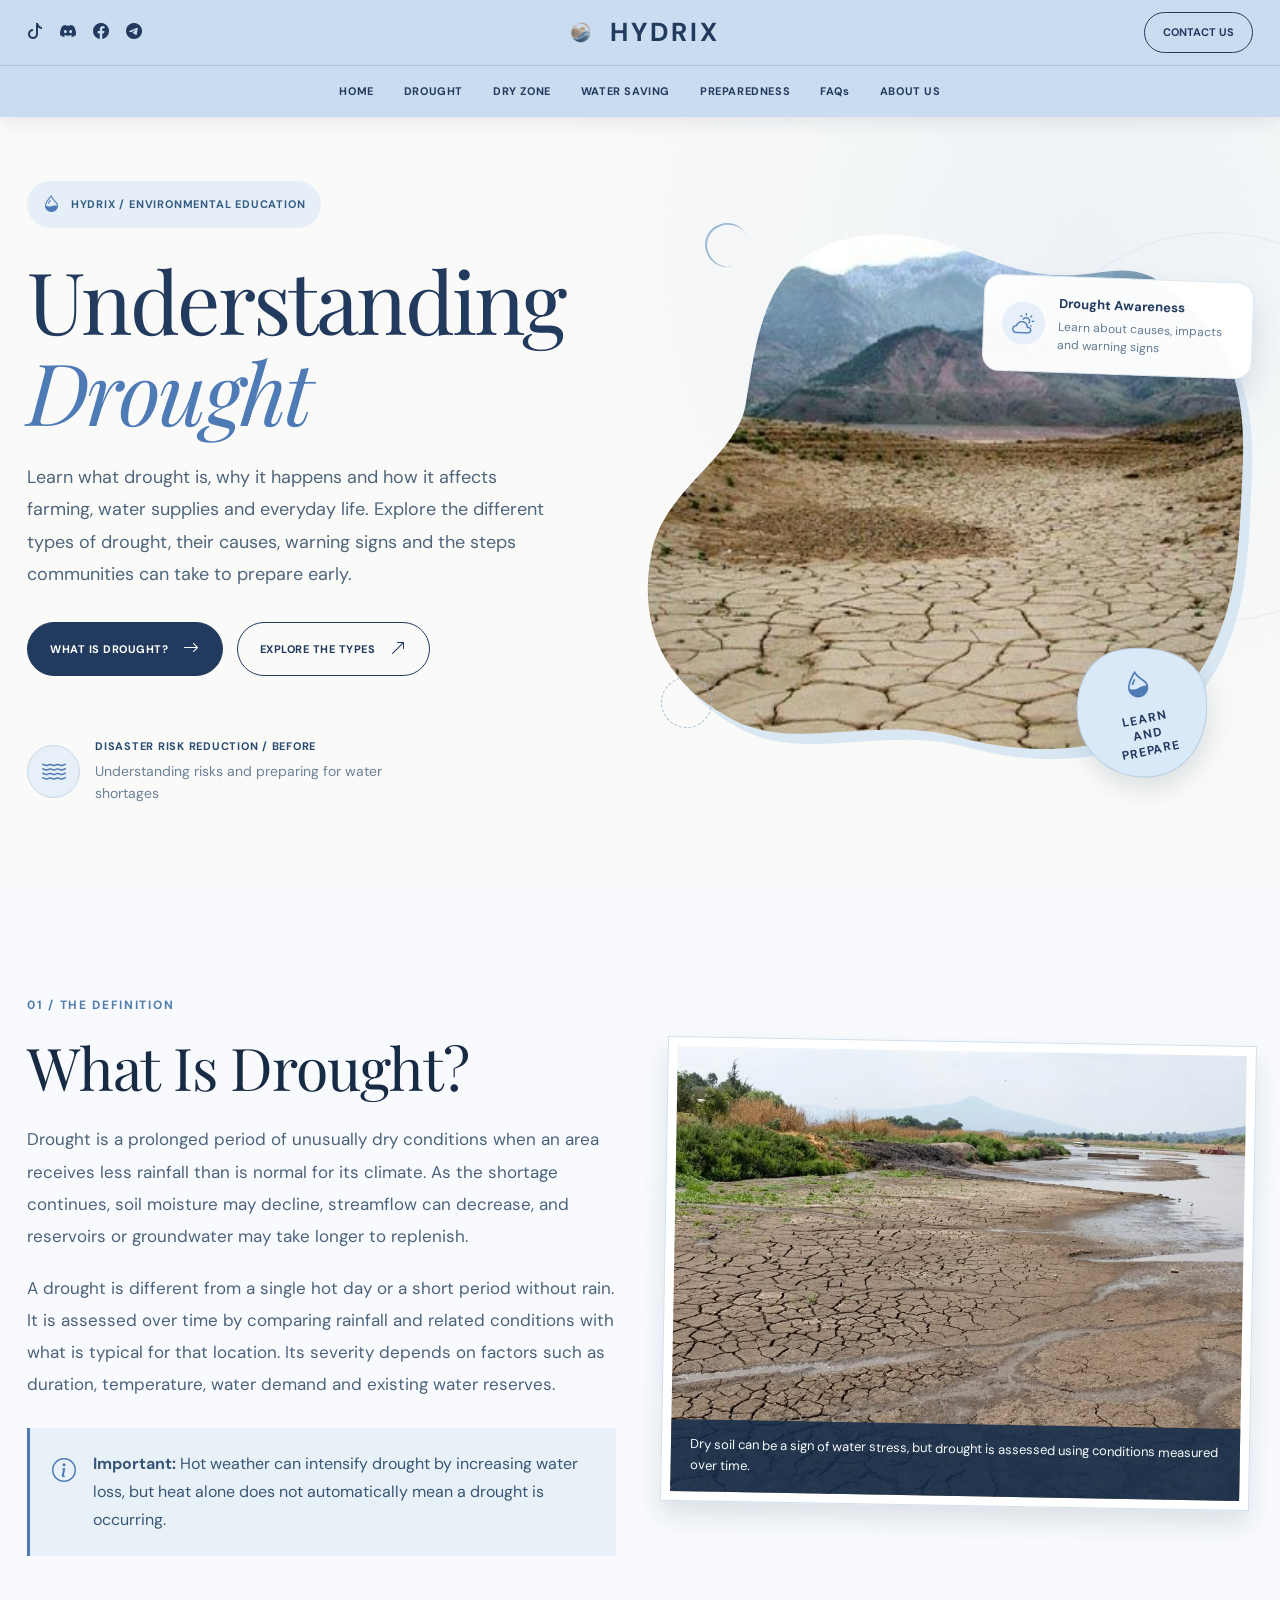
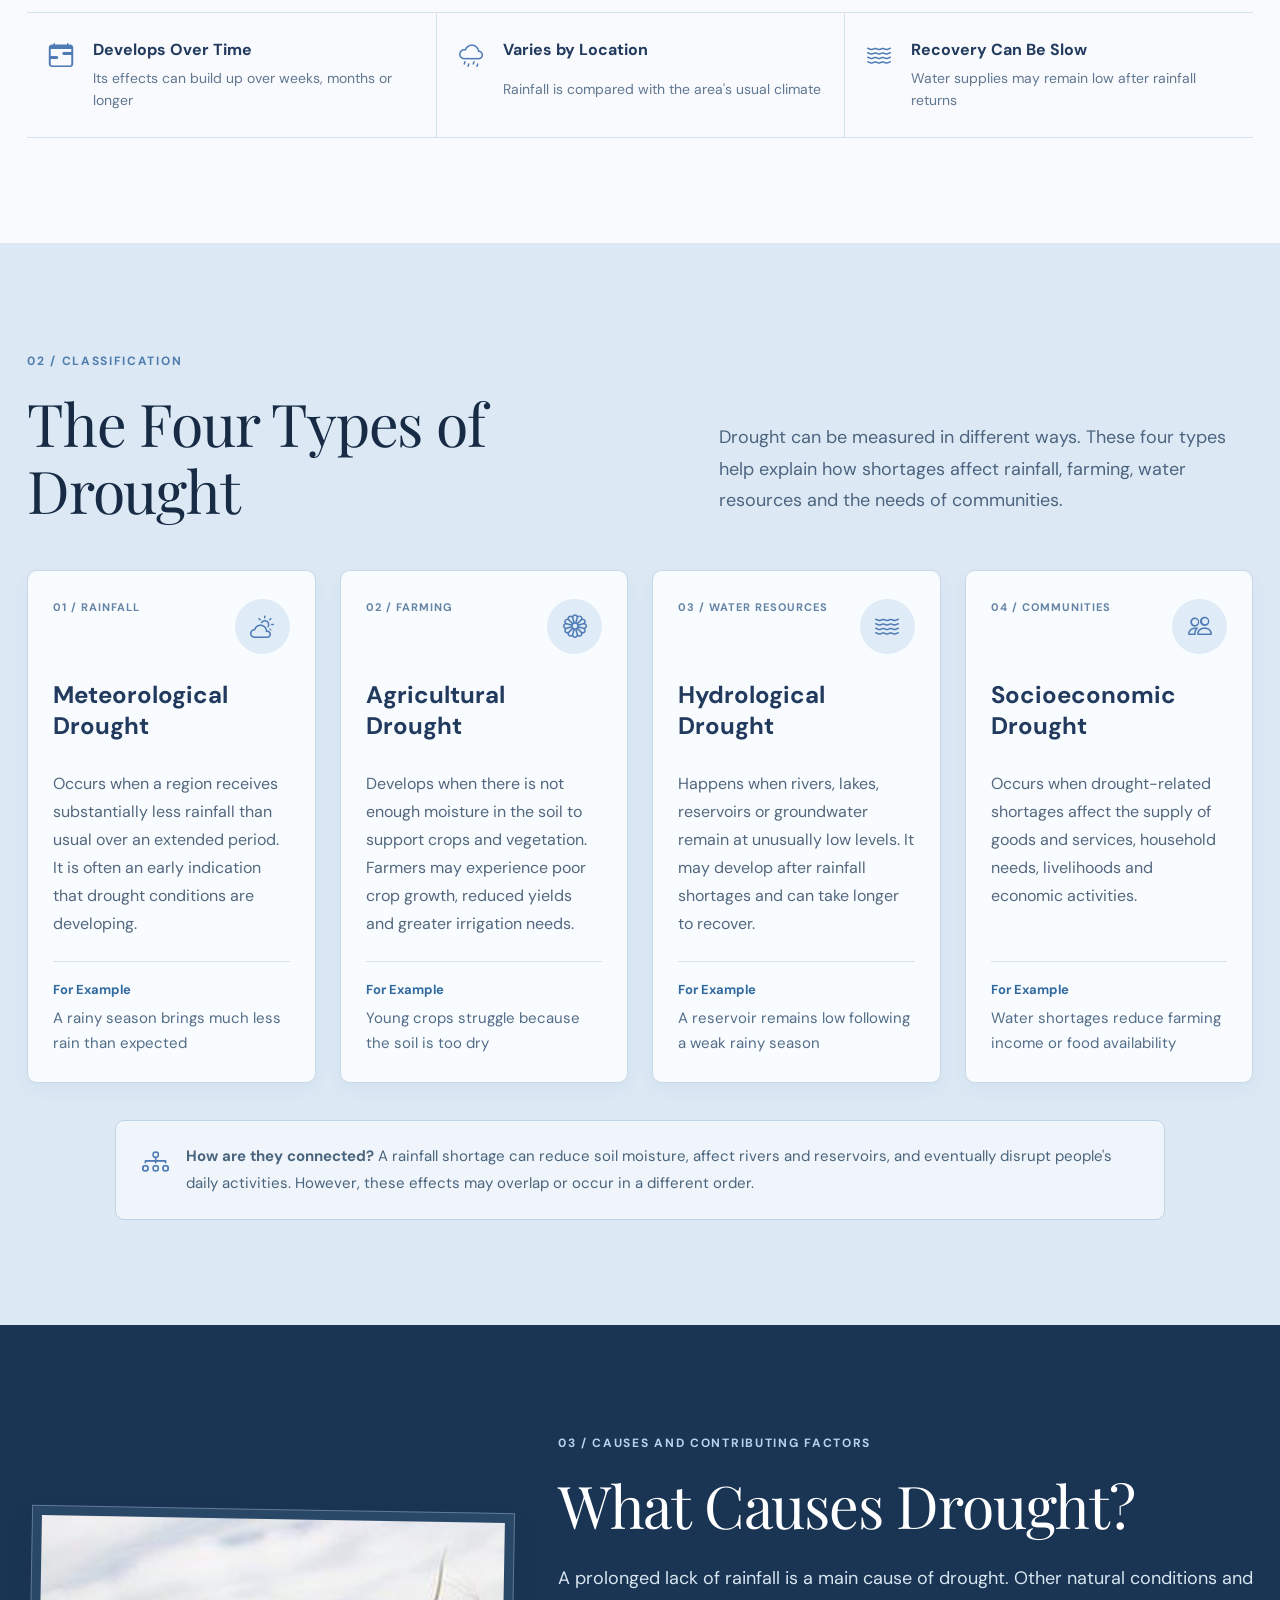
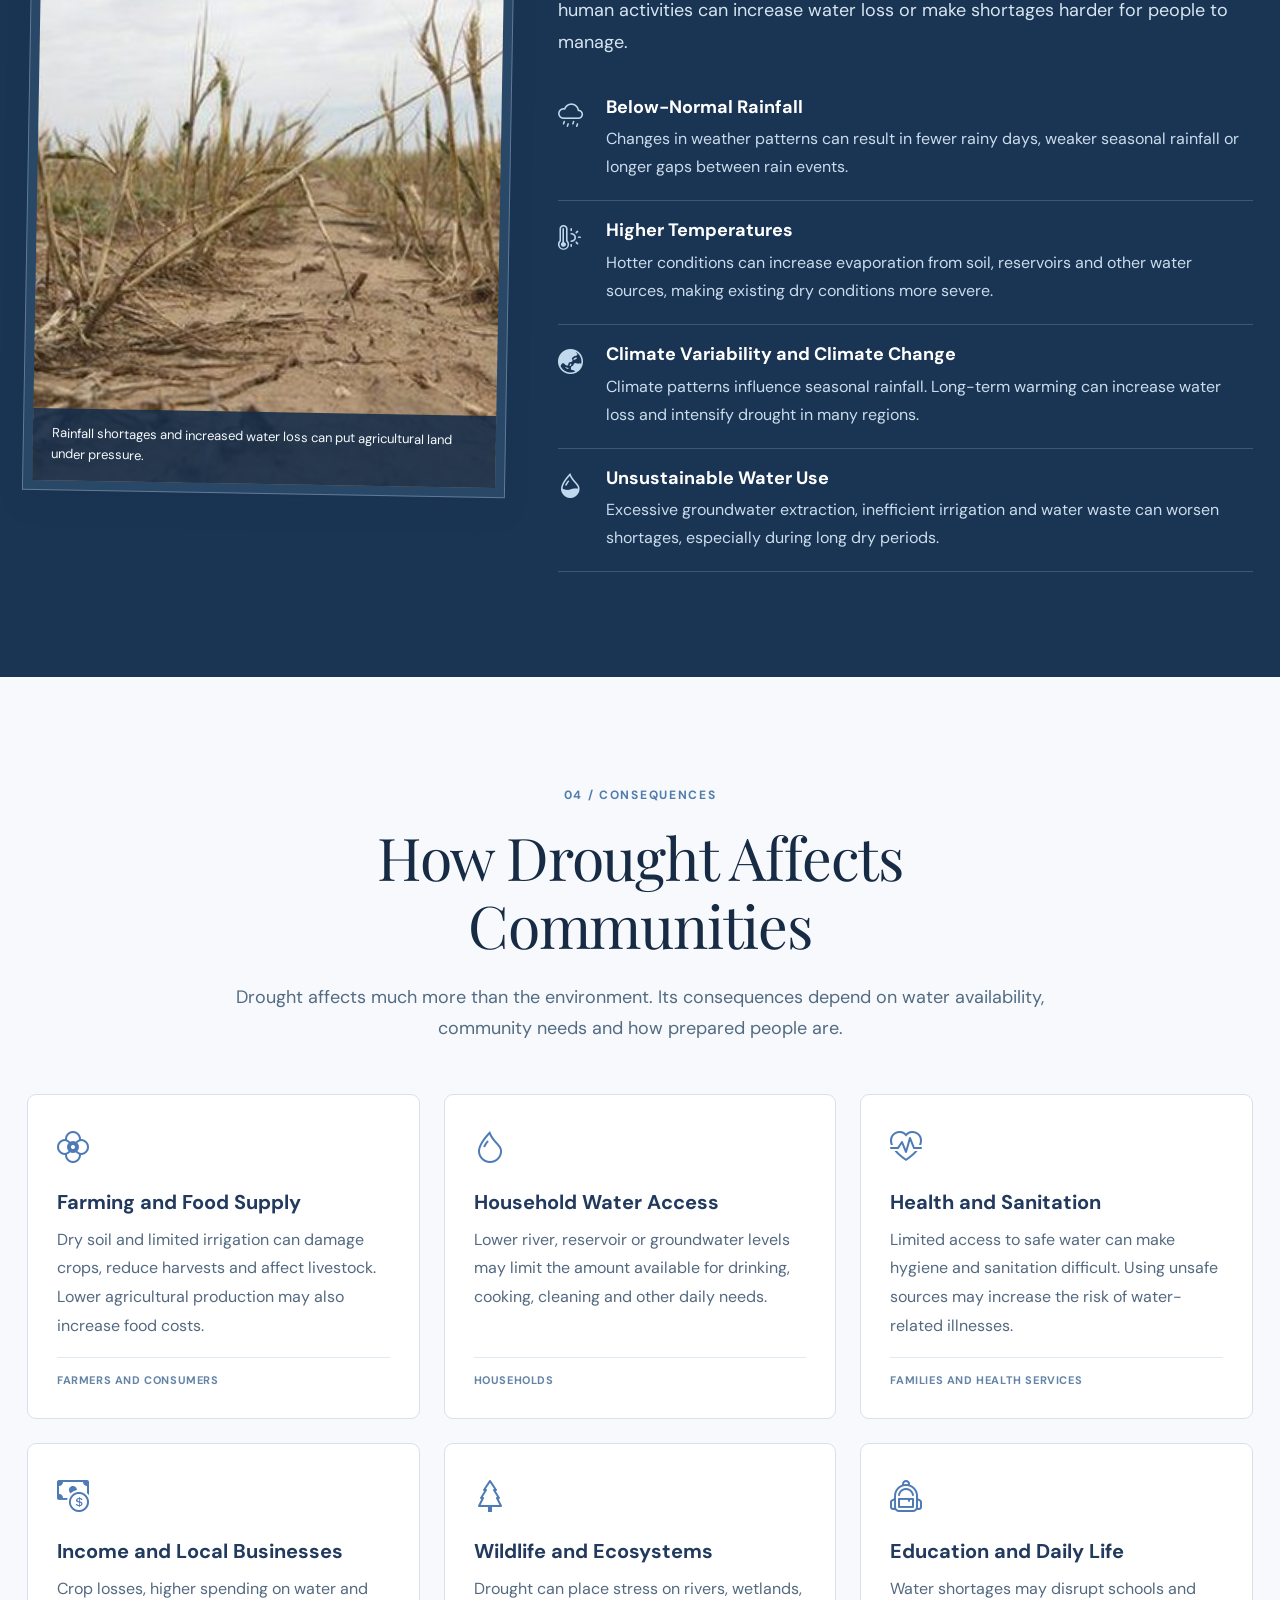
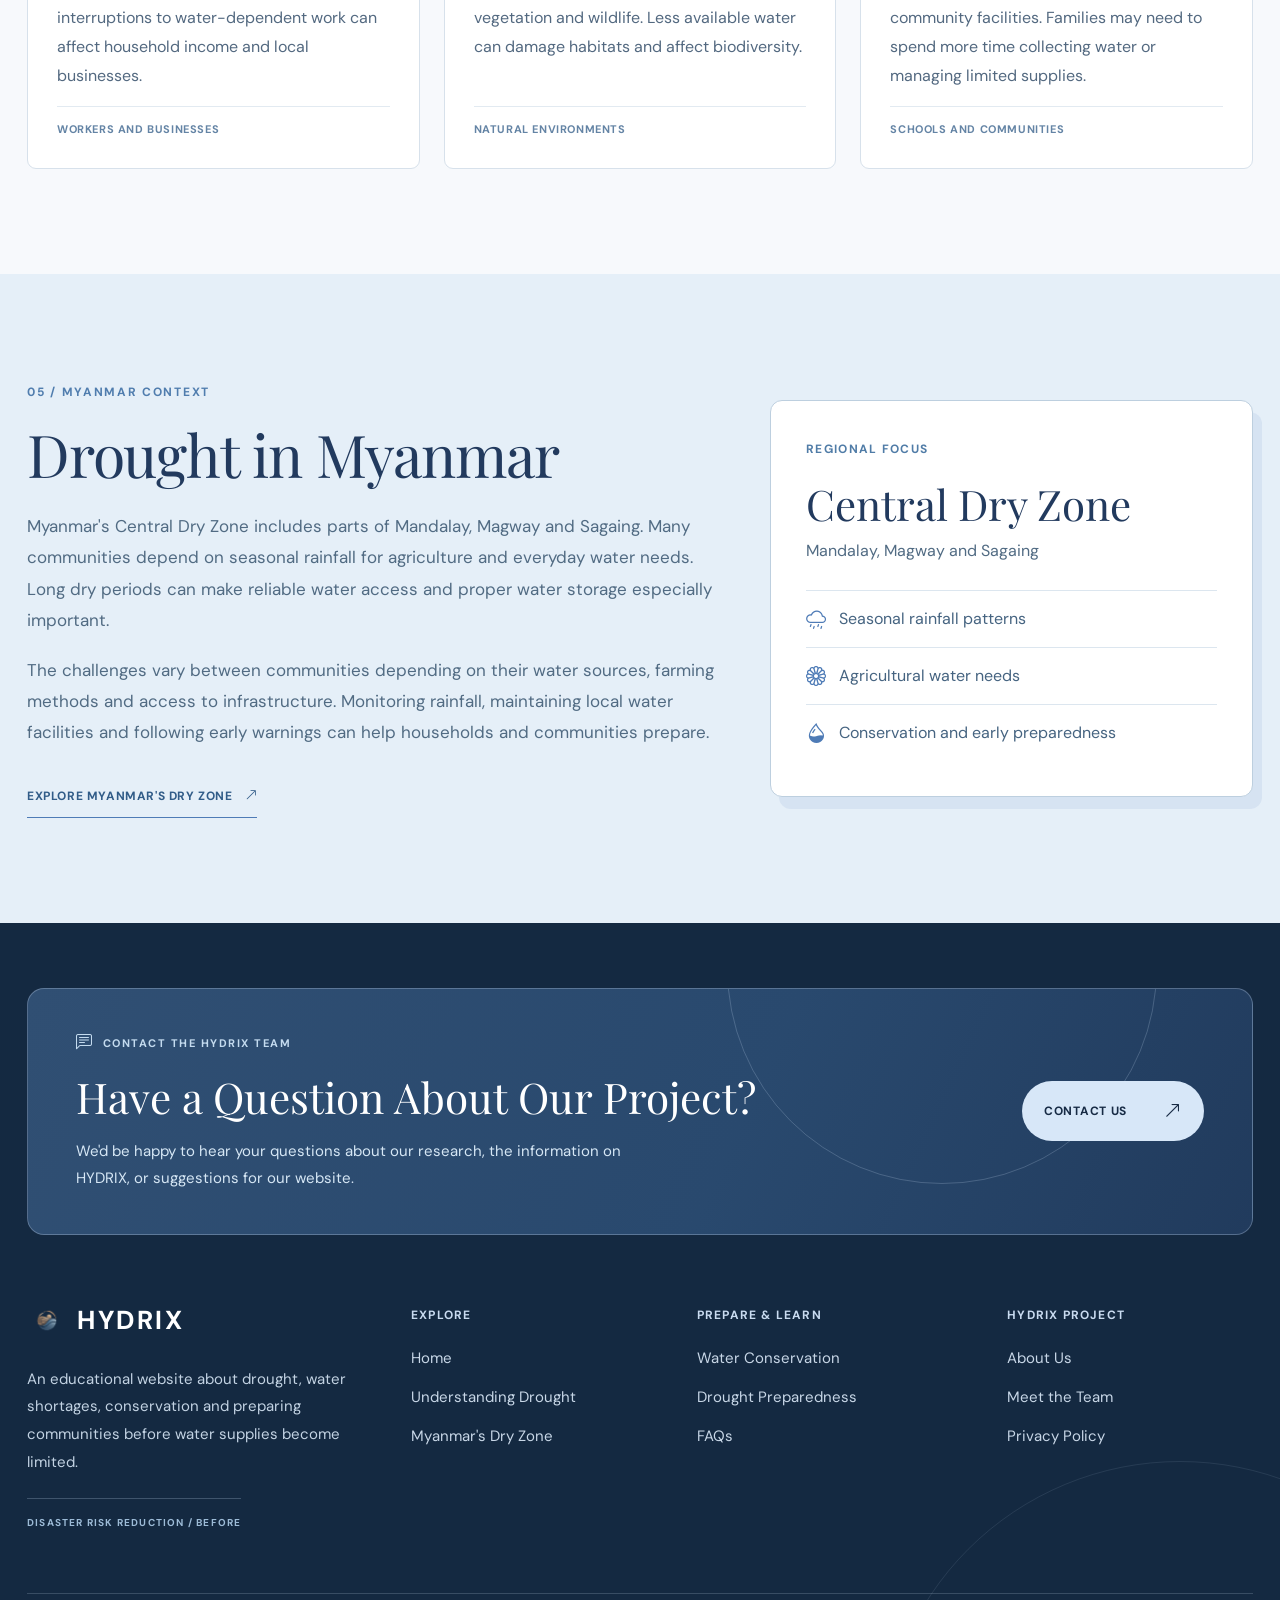
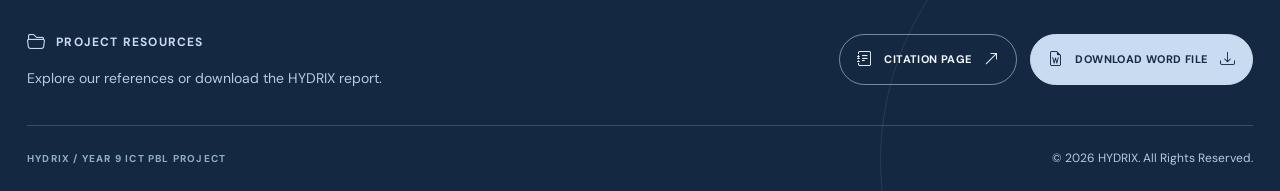
<file: drought.html>
<!DOCTYPE html>
<html lang="en">
<head>
  <meta charset="UTF-8"/>
  <meta name="viewport" content="width=device-width, initial-scale=1.0"/>
  <meta name="description" content="Learn about drought, its causes, types, warning signs, impacts and preparedness in Myanmar"/>
  <title>Understanding Drought | HYDRIX</title>
  <link href="images/logo.png" rel="icon" type="image/png"/>
  <link href="https://cdn.jsdelivr.net/npm/bootstrap@5.3.3/dist/css/bootstrap.min.css" rel="stylesheet"/>
  <link href="https://cdn.jsdelivr.net/npm/bootstrap-icons@1.11.3/font/bootstrap-icons.min.css" rel="stylesheet"/>
  <link href="https://fonts.googleapis.com/css2?family=DM+Sans:wght@400;500;600;700&family=Playfair+Display:ital,wght@0,400;0,500;0,600;1,400&display=swap" rel="stylesheet"/>
  <link href="common.css" rel="stylesheet"/>
  <link href="drought.css" rel="stylesheet"/>
</head>
<body class="drought-page">
  
<header class="site-header">
  <div class="nav-top">
    <div class="container nav-top-inner">

      <div class="social-links">
        <a href="https://www.tiktok.com/@dreamworld_090?_r=1&amp;_t=ZN-9BPxIyuVe5u"
           target="_blank" rel="noopener noreferrer" aria-label="TikTok">
          <i class="bi bi-tiktok"></i>
        </a>

        <a href="https://discord.com/users/1201566254318759983"
           target="_blank" rel="noopener noreferrer" aria-label="Discord">
          <i class="bi bi-discord"></i>
        </a>

        <a href="https://www.facebook.com/win.lae.may.901302?mibextid=wwXIfr"
           target="_blank" rel="noopener noreferrer" aria-label="Facebook">
          <i class="bi bi-facebook"></i>
        </a>

        <a href="https://t.me/sleep_dreamer1"
           target="_blank" rel="noopener noreferrer" aria-label="Telegram">
          <i class="bi bi-telegram"></i>
        </a>
      </div>

      <a href="index.html" class="brand">
        <img src="images/logo.png"
             alt="HYDRIX logo"
             class="navbar-logo">
        <span>HYDRIX</span>
      </a>

      <div class="header-tools">
        <a href="contact.html" class="contact-btn">
          CONTACT US
        </a>
      </div>

    </div>
  </div>

  <div class="nav-bottom">
    <nav class="navbar navbar-expand-lg">
      <div class="container">

        <button class="navbar-toggler mx-auto"
                type="button"
                data-bs-toggle="collapse"
                data-bs-target="#mainMenu"
                aria-controls="mainMenu"
                aria-expanded="false"
                aria-label="Toggle navigation">
          <span class="navbar-toggler-icon"></span>
        </button>

        <div class="collapse navbar-collapse" id="mainMenu">
          <ul class="navbar-nav mx-auto">

            <li class="nav-item">
              <a href="index.html" class="nav-link">HOME</a>
            </li>

            <li class="nav-item">
              <a href="drought.html" class="nav-link">DROUGHT</a>
            </li>

            <li class="nav-item">
              <a href="dryzone.html" class="nav-link">DRY ZONE</a>
            </li>

            <li class="nav-item">
              <a href="conservation.html" class="nav-link">WATER SAVING</a>
            </li>

            <li class="nav-item">
              <a href="preparedness.html" class="nav-link">PREPAREDNESS</a>
            </li>

            <li class="nav-item">
              <a href="faq.html" class="nav-link">FAQs</a>
            </li>

            <li class="nav-item">
              <a href="about.html" class="nav-link">ABOUT US</a>
            </li>

          </ul>
        </div>

      </div>
    </nav>
  </div>
</header>

  <main>
    <section class="drought-hero" aria-labelledby="drought-title">
      <div class="container">
        <div class="drought-hero-layout">
          <div class="hero-content">
            <span class="hero-eyebrow">
              <i class="bi bi-droplet-half"></i>
              HYDRIX / ENVIRONMENTAL EDUCATION
            </span>
            <h1 id="drought-title">
              Understanding
              <em>Drought</em>
            </h1>
            <p>
              Learn what drought is, why it happens and how it affects
              farming, water supplies and everyday life. Explore the
              different types of drought, their causes, warning signs
              and the steps communities can take to prepare early.
            </p>
            <div class="hero-actions">
              <a href="#definition" class="hero-primary">
                WHAT IS DROUGHT?
                <i class="bi bi-arrow-right"></i>
              </a>
              <a href="#types" class="hero-secondary">
                EXPLORE THE TYPES
                <i class="bi bi-arrow-up-right"></i>
              </a>
            </div>
            <div class="hero-bottom">
              <div class="hero-bottom-icon">
                <i class="bi bi-water"></i>
              </div>
              <div>
                <strong>DISASTER RISK REDUCTION / BEFORE</strong>
                <span>Understanding risks and preparing for water shortages</span>
              </div>
            </div>
          </div>
          <div class="hero-visual">
            <svg class="hero-photo-svg" viewBox="0 0 620 540" xmlns="http://www.w3.org/2000/svg" role="img" aria-labelledby="hero-photo-title">
              <title id="hero-photo-title">Dry agricultural land showing the effects of limited rainfall</title>
              <defs>
                <path id="heroWavePath" d="
                  M 205 25
                  C 295 -5 352 49 414 55
                  C 472 63 497 33 542 73
                  C 597 116 613 168 610 242
                  C 606 323 608 401 552 468
                  C 499 531 401 531 327 510
                  C 240 489 164 529 100 489
                  C 36 452 15 396 28 330
                  C 40 266 113 235 121 182
                  C 131 125 137 48 205 25
                  Z
                "/>
                <clipPath id="heroWaveClip">
                  <use href="#heroWavePath"/>
                </clipPath>
              </defs>
              <use href="#heroWavePath" fill="#D9E7F3" transform="translate(9 10)"/>
              <image
                href="images/understand.jpg"
                width="620"
                height="540"
                preserveAspectRatio="xMidYMid slice"
                clip-path="url(#heroWaveClip)"
              />
            </svg>
            <div class="hero-floating-card">
              <span class="floating-icon">
                <i class="bi bi-cloud-sun"></i>
              </span>
              <div>
                <strong>Drought Awareness</strong>
                <span>Learn about causes, impacts and warning signs</span>
              </div>
            </div>
            <div class="hero-sticker">
              <i class="bi bi-droplet-half"></i>
              <strong>LEARN<br/>AND<br/>PREPARE</strong>
            </div>
            <span class="hero-doodle hero-doodle-one" aria-hidden="true"></span>
            <span class="hero-doodle hero-doodle-two" aria-hidden="true"></span>
          </div>
        </div>
      </div>
    </section>
    <section class="definition-section section-space" id="definition">
      <div class="container">
        <div class="row g-5 align-items-center">
          <div class="col-lg-6">
            <span class="eyebrow">01 / THE DEFINITION</span>
            <h2 class="section-title">What Is Drought?</h2>
            <p>
              Drought is a prolonged period of unusually dry conditions
              when an area receives less rainfall than is normal for its
              climate. As the shortage continues, soil moisture may decline,
              streamflow can decrease, and reservoirs or groundwater
              may take longer to replenish.
            </p>
            <p>
              A drought is different from a single hot day or a short
              period without rain. It is assessed over time by comparing
              rainfall and related conditions with what is typical for
              that location. Its severity depends on factors such as
              duration, temperature, water demand and existing water reserves.
            </p>
            <div class="definition-note">
              <i class="bi bi-info-circle"></i>
              <span>
                <strong>Important:</strong> Hot weather can intensify
                drought by increasing water loss, but heat alone does
                not automatically mean a drought is occurring.
              </span>
            </div>
          </div>
          <div class="col-lg-6">
            <figure class="editorial-photo">
              <img src="images/what.jpg" alt="Cracked soil during a dry period" loading="lazy"/>
              <figcaption>
                Dry soil can be a sign of water stress, but drought is
                assessed using conditions measured over time.
              </figcaption>
            </figure>
          </div>
        </div>
        <div class="definition-facts">
          <div>
            <i class="bi bi-calendar-range"></i>
            <strong>Develops Over Time</strong>
            <span>Its effects can build up over weeks, months or longer</span>
          </div>
          <div>
            <i class="bi bi-cloud-drizzle"></i>
            <strong>Varies by Location</strong>
            <span>Rainfall is compared with the area's usual climate</span>
          </div>
          <div>
            <i class="bi bi-water"></i>
            <strong>Recovery Can Be Slow</strong>
            <span>Water supplies may remain low after rainfall returns</span>
          </div>
        </div>
      </div>
    </section>
    <section class="types-section section-space" id="types">
      <div class="container">
        <div class="section-heading-grid">
          <div>
            <span class="eyebrow">02 / CLASSIFICATION</span>
            <h2 class="section-title">The Four Types of Drought</h2>
          </div>
          <p>
            Drought can be measured in different ways. These four types
            help explain how shortages affect rainfall, farming,
            water resources and the needs of communities.
          </p>
        </div>
        <div class="row g-4">
          <div class="col-xl-3 col-md-6">
            <article class="type-card">
              <div class="type-top">
                <span>01 / RAINFALL</span>
                <i class="bi bi-cloud-sun"></i>
              </div>
              <h3>Meteorological Drought</h3>
              <p>
                Occurs when a region receives substantially less rainfall
                than usual over an extended period. It is often an early
                indication that drought conditions are developing.
              </p>
              <div class="card-example">
                <strong>For Example</strong>
                <span>A rainy season brings much less rain than expected</span>
              </div>
            </article>
          </div>
          <div class="col-xl-3 col-md-6">
            <article class="type-card">
              <div class="type-top">
                <span>02 / FARMING</span>
                <i class="bi bi-flower1"></i>
              </div>
              <h3>Agricultural Drought</h3>
              <p>
                Develops when there is not enough moisture in the soil
                to support crops and vegetation. Farmers may experience
                poor crop growth, reduced yields and greater irrigation needs.
              </p>
              <div class="card-example">
                <strong>For Example</strong>
                <span>Young crops struggle because the soil is too dry</span>
              </div>
            </article>
          </div>
          <div class="col-xl-3 col-md-6">
            <article class="type-card">
              <div class="type-top">
                <span>03 / WATER RESOURCES</span>
                <i class="bi bi-water"></i>
              </div>
              <h3>Hydrological Drought</h3>
              <p>
                Happens when rivers, lakes, reservoirs or groundwater
                remain at unusually low levels. It may develop after
                rainfall shortages and can take longer to recover.
              </p>
              <div class="card-example">
                <strong>For Example</strong>
                <span>A reservoir remains low following a weak rainy season</span>
              </div>
            </article>
          </div>
          <div class="col-xl-3 col-md-6">
            <article class="type-card">
              <div class="type-top">
                <span>04 / COMMUNITIES</span>
                <i class="bi bi-people"></i>
              </div>
              <h3>Socioeconomic Drought</h3>
              <p>
                Occurs when drought-related shortages affect the supply
                of goods and services, household needs, livelihoods
                and economic activities.
              </p>
              <div class="card-example">
                <strong>For Example</strong>
                <span>Water shortages reduce farming income or food availability</span>
              </div>
            </article>
          </div>
        </div>
        <div class="types-note">
          <i class="bi bi-diagram-3"></i>
          <p>
            <strong>How are they connected?</strong> A rainfall shortage
            can reduce soil moisture, affect rivers and reservoirs,
            and eventually disrupt people's daily activities.
            However, these effects may overlap or occur in a different order.
          </p>
        </div>
      </div>
    </section>
    <section class="causes-section section-space" id="causes">
      <div class="container">
        <div class="row align-items-center g-5">
          <div class="col-lg-5">
            <figure class="editorial-photo causes-photo">
              <img src="images/causes.jpg" alt="Dry agricultural land affected by limited rainfall" loading="lazy"/>
              <figcaption>
                Rainfall shortages and increased water loss can put
                agricultural land under pressure.
              </figcaption>
            </figure>
          </div>
          <div class="col-lg-7">
            <span class="eyebrow">03 / CAUSES AND CONTRIBUTING FACTORS</span>
            <h2 class="section-title">What Causes Drought?</h2>
            <p class="body-copy">
              A prolonged lack of rainfall is a main cause of drought.
              Other natural conditions and human activities can increase
              water loss or make shortages harder for people to manage.
            </p>
            <div class="cause-list">
              <div class="cause-row">
                <i class="bi bi-cloud-drizzle"></i>
                <div>
                  <h3>Below-Normal Rainfall</h3>
                  <p>
                    Changes in weather patterns can result in fewer rainy
                    days, weaker seasonal rainfall or longer gaps
                    between rain events.
                  </p>
                </div>
              </div>
              <div class="cause-row">
                <i class="bi bi-thermometer-sun"></i>
                <div>
                  <h3>Higher Temperatures</h3>
                  <p>
                    Hotter conditions can increase evaporation from soil,
                    reservoirs and other water sources, making existing
                    dry conditions more severe.
                  </p>
                </div>
              </div>
              <div class="cause-row">
                <i class="bi bi-globe-asia-australia"></i>
                <div>
                  <h3>Climate Variability and Climate Change</h3>
                  <p>
                    Climate patterns influence seasonal rainfall.
                    Long-term warming can increase water loss and
                    intensify drought in many regions.
                  </p>
                </div>
              </div>
              <div class="cause-row">
                <i class="bi bi-droplet-half"></i>
                <div>
                  <h3>Unsustainable Water Use</h3>
                  <p>
                    Excessive groundwater extraction, inefficient
                    irrigation and water waste can worsen shortages,
                    especially during long dry periods.
                  </p>
                </div>
              </div>
            </div>
          </div>
        </div>
      </div>
    </section>
    <section class="effects-section section-space" id="effects">
      <div class="container">
        <div class="section-intro text-center">
          <span class="eyebrow">04 / CONSEQUENCES</span>
          <h2 class="section-title">How Drought Affects Communities</h2>
          <p>
            Drought affects much more than the environment.
            Its consequences depend on water availability,
            community needs and how prepared people are.
          </p>
        </div>
        <div class="row g-4">
          <div class="col-lg-4 col-md-6">
            <article class="effect-card">
              <i class="bi bi-flower2"></i>
              <h3>Farming and Food Supply</h3>
              <p>
                Dry soil and limited irrigation can damage crops,
                reduce harvests and affect livestock. Lower
                agricultural production may also increase food costs.
              </p>
              <span>FARMERS AND CONSUMERS</span>
            </article>
          </div>
          <div class="col-lg-4 col-md-6">
            <article class="effect-card">
              <i class="bi bi-droplet"></i>
              <h3>Household Water Access</h3>
              <p>
                Lower river, reservoir or groundwater levels
                may limit the amount available for drinking,
                cooking, cleaning and other daily needs.
              </p>
              <span>HOUSEHOLDS</span>
            </article>
          </div>
          <div class="col-lg-4 col-md-6">
            <article class="effect-card">
              <i class="bi bi-heart-pulse"></i>
              <h3>Health and Sanitation</h3>
              <p>
                Limited access to safe water can make hygiene
                and sanitation difficult. Using unsafe sources
                may increase the risk of water-related illnesses.
              </p>
              <span>FAMILIES AND HEALTH SERVICES</span>
            </article>
          </div>
          <div class="col-lg-4 col-md-6">
            <article class="effect-card">
              <i class="bi bi-cash-coin"></i>
              <h3>Income and Local Businesses</h3>
              <p>
                Crop losses, higher spending on water and
                interruptions to water-dependent work can
                affect household income and local businesses.
              </p>
              <span>WORKERS AND BUSINESSES</span>
            </article>
          </div>
          <div class="col-lg-4 col-md-6">
            <article class="effect-card">
              <i class="bi bi-tree"></i>
              <h3>Wildlife and Ecosystems</h3>
              <p>
                Drought can place stress on rivers, wetlands,
                vegetation and wildlife. Less available water
                can damage habitats and affect biodiversity.
              </p>
              <span>NATURAL ENVIRONMENTS</span>
            </article>
          </div>
          <div class="col-lg-4 col-md-6">
            <article class="effect-card">
              <i class="bi bi-backpack2"></i>
              <h3>Education and Daily Life</h3>
              <p>
                Water shortages may disrupt schools and community
                facilities. Families may need to spend more time
                collecting water or managing limited supplies.
              </p>
              <span>SCHOOLS AND COMMUNITIES</span>
            </article>
          </div>
        </div>
      </div>
    </section>
    <section class="myanmar-section section-space" id="myanmar">
      <div class="container">
        <div class="row align-items-center g-5">
          <div class="col-lg-7">
            <span class="eyebrow">05 / MYANMAR CONTEXT</span>
            <h2 class="section-title">Drought in Myanmar</h2>
            <p>
              Myanmar's Central Dry Zone includes parts of Mandalay,
              Magway and Sagaing. Many communities depend on seasonal
              rainfall for agriculture and everyday water needs.
              Long dry periods can make reliable water access
              and proper water storage especially important.
            </p>
            <p>
              The challenges vary between communities depending
              on their water sources, farming methods and access
              to infrastructure. Monitoring rainfall, maintaining
              local water facilities and following early warnings
              can help households and communities prepare.
            </p>
            <a href="dryzone.html" class="section-link">
              EXPLORE MYANMAR'S DRY ZONE
              <i class="bi bi-arrow-up-right"></i>
            </a>
          </div>
          <div class="col-lg-5">
            <div class="myanmar-panel">
              <span>REGIONAL FOCUS</span>
              <h3>Central Dry Zone</h3>
              <p>Mandalay, Magway and Sagaing</p>
              <div class="myanmar-panel-line">
                <i class="bi bi-cloud-drizzle"></i>
                <span>Seasonal rainfall patterns</span>
              </div>
              <div class="myanmar-panel-line">
                <i class="bi bi-flower1"></i>
                <span>Agricultural water needs</span>
              </div>
              <div class="myanmar-panel-line">
                <i class="bi bi-droplet-half"></i>
                <span>Conservation and early preparedness</span>
              </div>
            </div>
          </div>
        </div>
      </div>
    </section>
  </main>
  
<footer class="footer-main">
  <div class="container">

    <!-- CONTACT SECTION -->
    <div class="footer-contact">
      <div class="footer-contact-content">

        <span class="footer-label">
          <i class="bi bi-chat-left-text"></i>
          CONTACT THE HYDRIX TEAM
        </span>

        <h2>Have a Question About Our Project?</h2>

        <p>
          We'd be happy to hear your questions about our research,
          the information on HYDRIX, or suggestions for our website.
        </p>

      </div>

      <a href="contact.html" class="footer-contact-button">
        CONTACT US
        <i class="bi bi-arrow-up-right"></i>
      </a>
    </div>

    <!-- FOOTER NAVIGATION -->
    <div class="footer-navigation">

      <div class="footer-about">
        <a href="index.html" class="footer-logo">
          <img src="images/logo.png" alt="HYDRIX logo">
          <span>HYDRIX</span>
        </a>

        <p>
          An educational website about drought, water shortages,
          conservation and preparing communities before
          water supplies become limited.
        </p>

        <span class="footer-project-tag">
          DISASTER RISK REDUCTION / BEFORE
        </span>
      </div>

      <div class="footer-links-group">
        <h3>EXPLORE</h3>
        <a href="index.html">Home</a>
        <a href="drought.html">Understanding Drought</a>
        <a href="dryzone.html">Myanmar's Dry Zone</a>
      </div>

      <div class="footer-links-group">
        <h3>PREPARE &amp; LEARN</h3>
        <a href="conservation.html">Water Conservation</a>
        <a href="preparedness.html">Drought Preparedness</a>
        <a href="faq.html">FAQs</a>
      </div>

      <div class="footer-links-group">
        <h3>HYDRIX PROJECT</h3>
        <a href="about.html">About Us</a>
        <a href="about.html#team">Meet the Team</a>
        <a href="privacy.html">Privacy Policy</a>
      </div>

    </div>

    <!-- PROJECT RESOURCES -->
    <div class="footer-resources">

      <div class="footer-resources-info">
        <span class="footer-resources-label">
          <i class="bi bi-folder2-open"></i>
          PROJECT RESOURCES
        </span>

        <p>
          Explore our references or download the HYDRIX report.
        </p>
      </div>

      <div class="footer-downloads">

        <a href="citations.html" class="footer-resource-button">
          <i class="bi bi-journal-text"></i>
          CITATION PAGE
          <i class="bi bi-arrow-up-right"></i>
        </a>

        <a href="docs/HYDRIX_Report.docx"
           class="footer-resource-button footer-resource-filled"
           download>
          <i class="bi bi-file-earmark-word"></i>
          DOWNLOAD WORD FILE
          <i class="bi bi-download"></i>
        </a>

      </div>
    </div>

    <!-- COPYRIGHT -->
    <div class="footer-bottom">
      <span>HYDRIX / YEAR 9 ICT PBL PROJECT</span>
      <p>© 2026 HYDRIX. All Rights Reserved.</p>
    </div>

  </div>
</footer>

<script src="https://cdn.jsdelivr.net/npm/bootstrap@5.3.3/dist/js/bootstrap.bundle.min.js"></script>
</body>
</html>
</file>
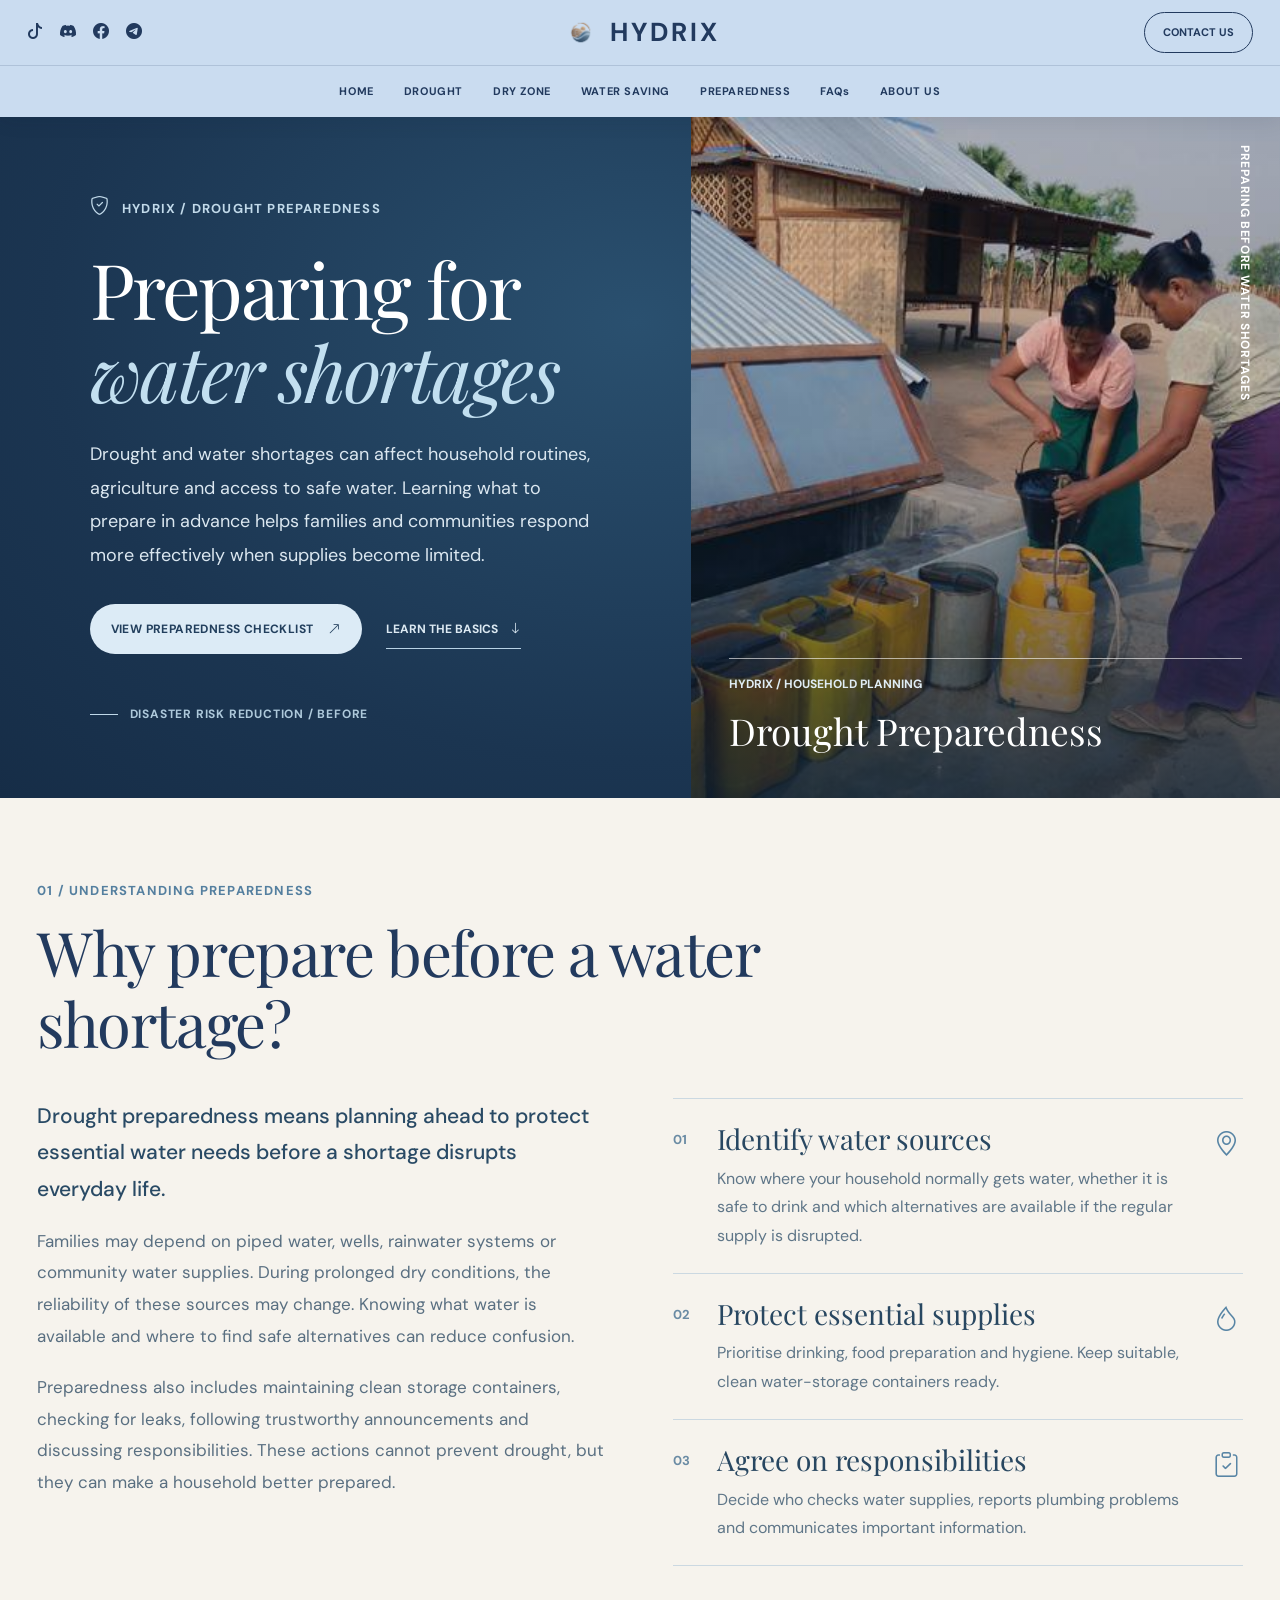
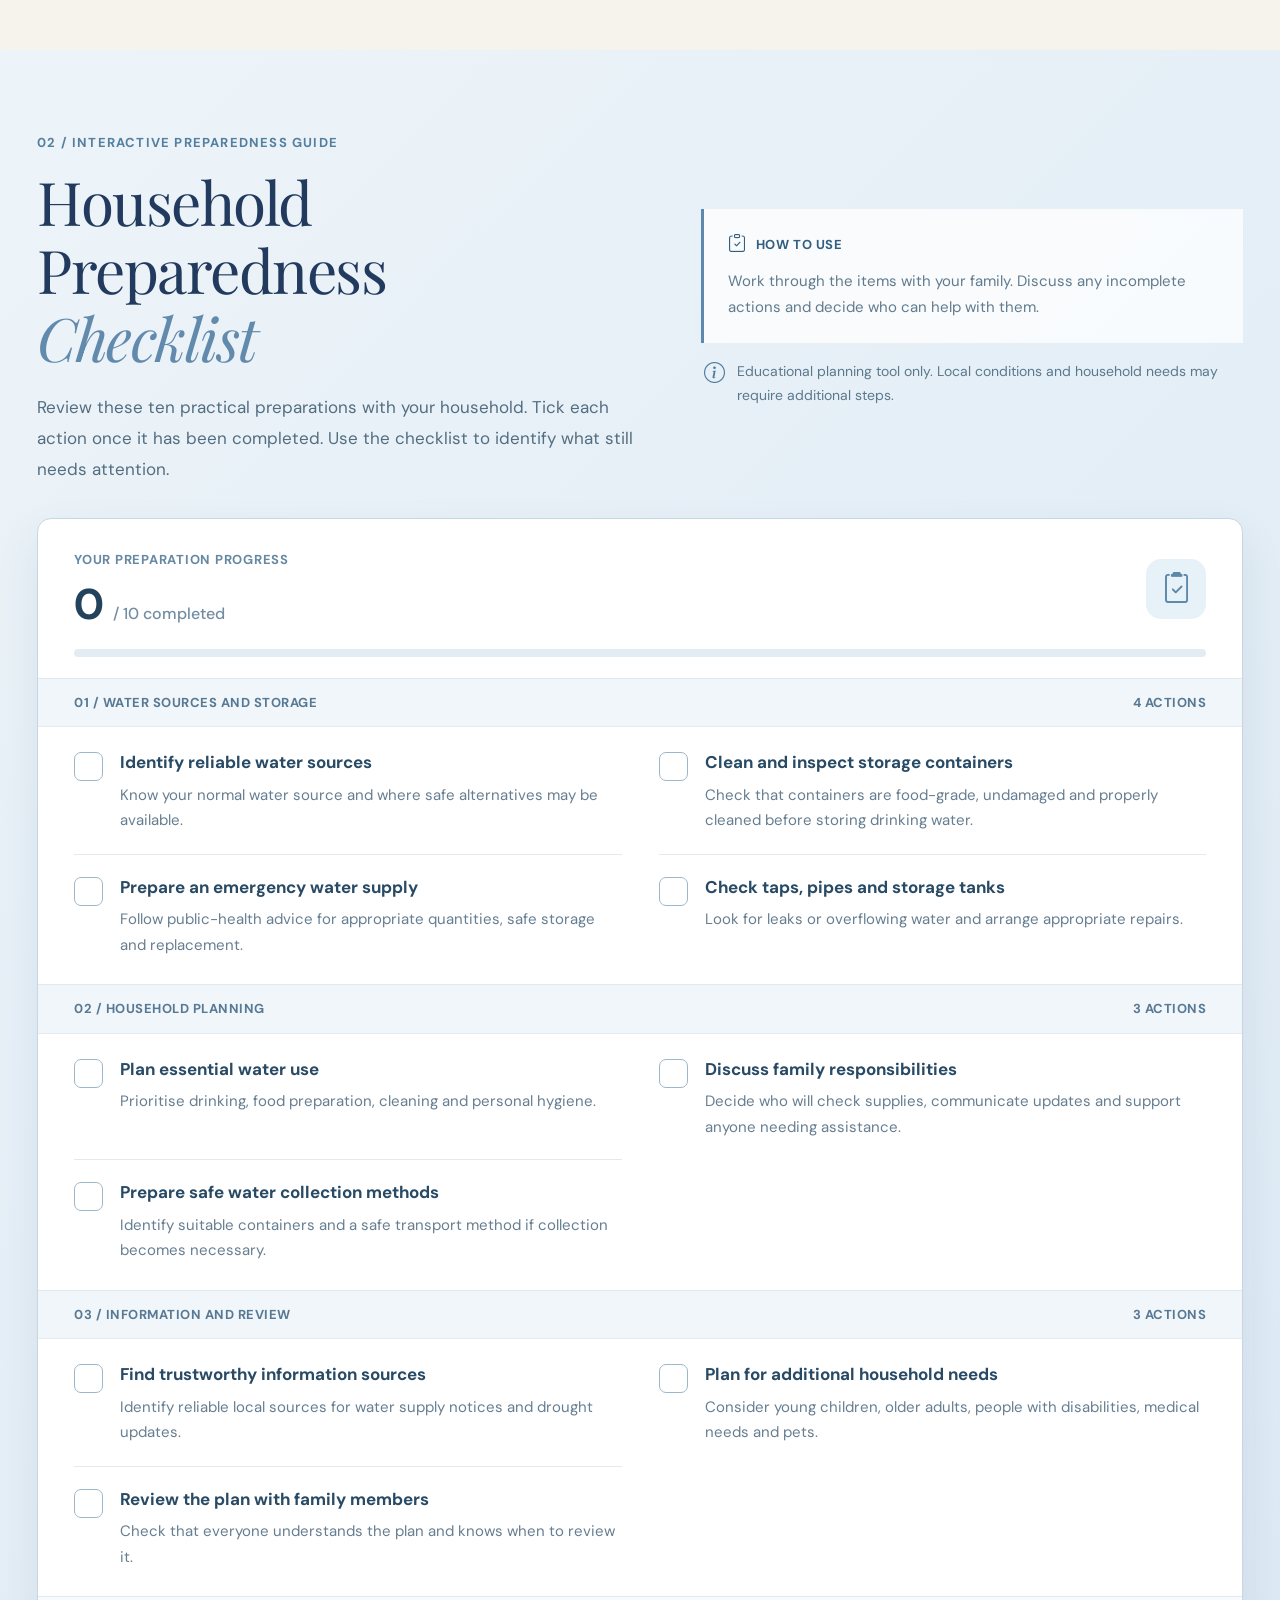
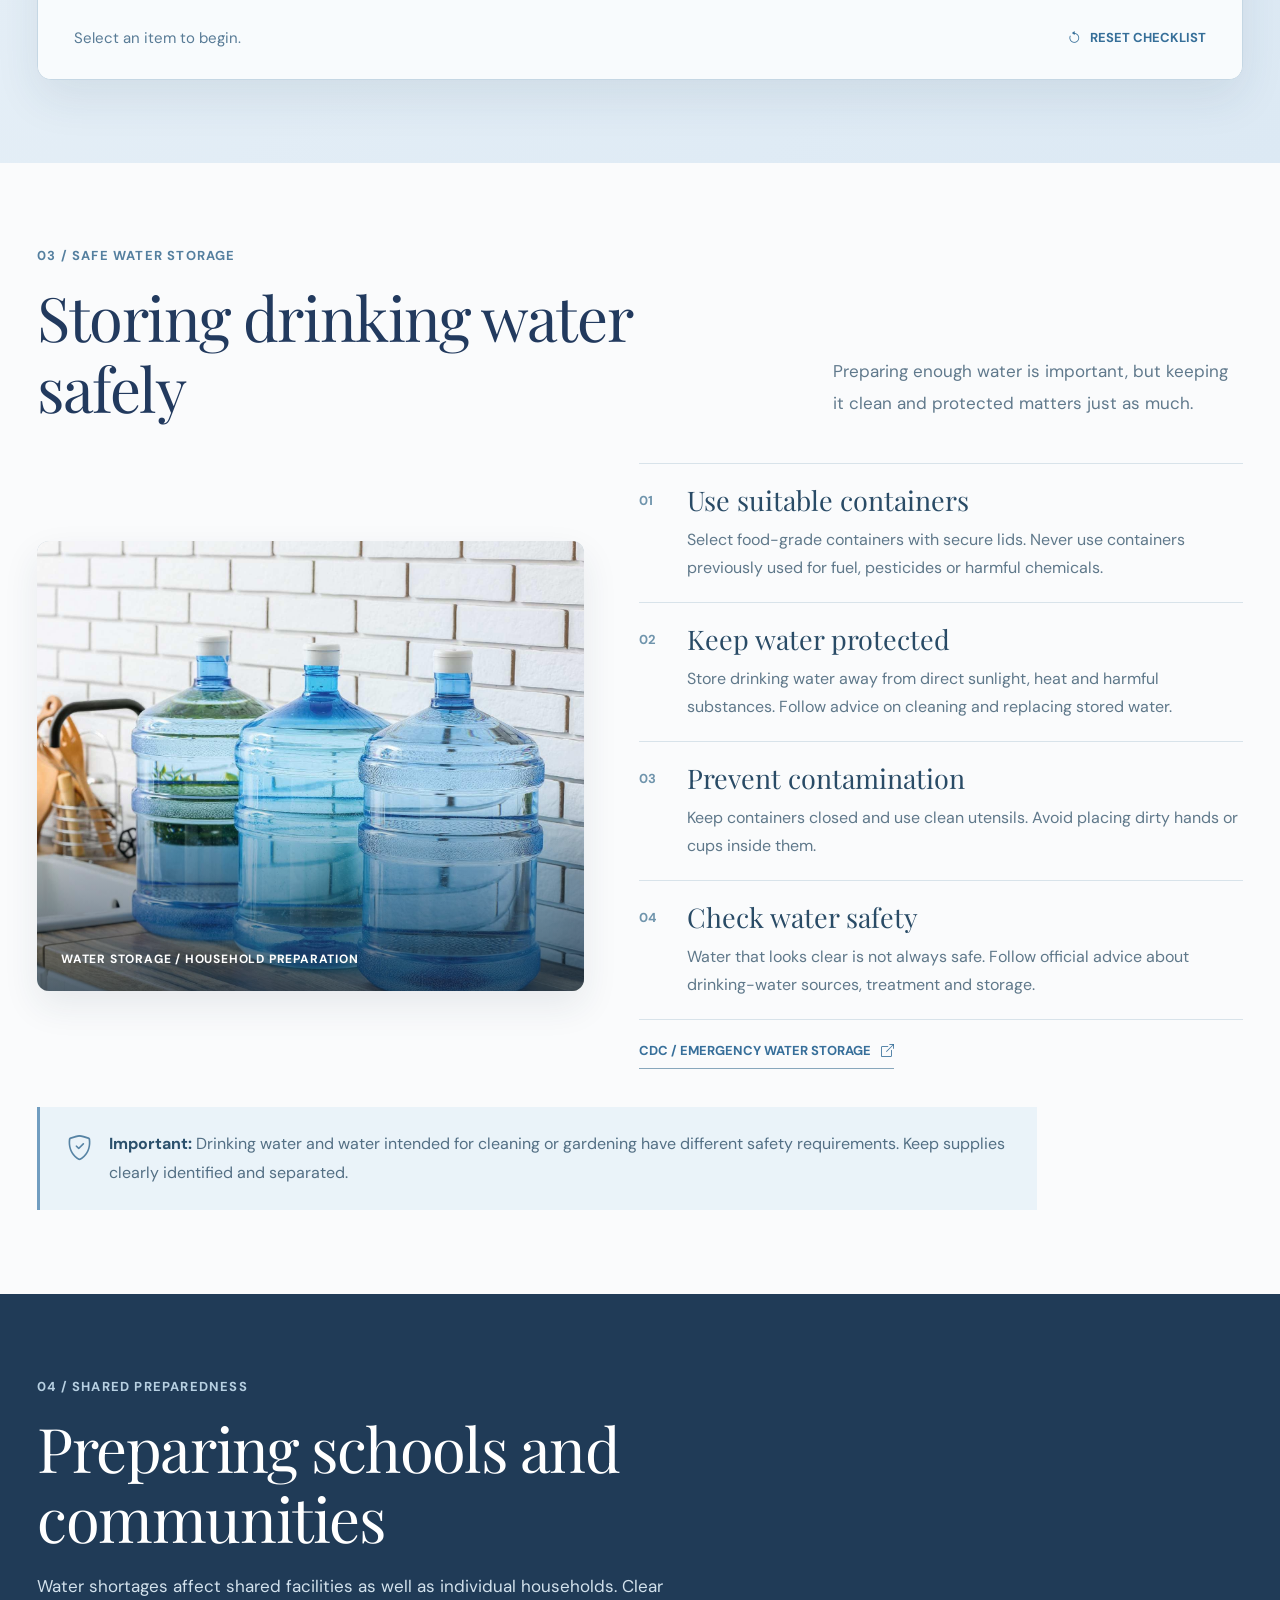
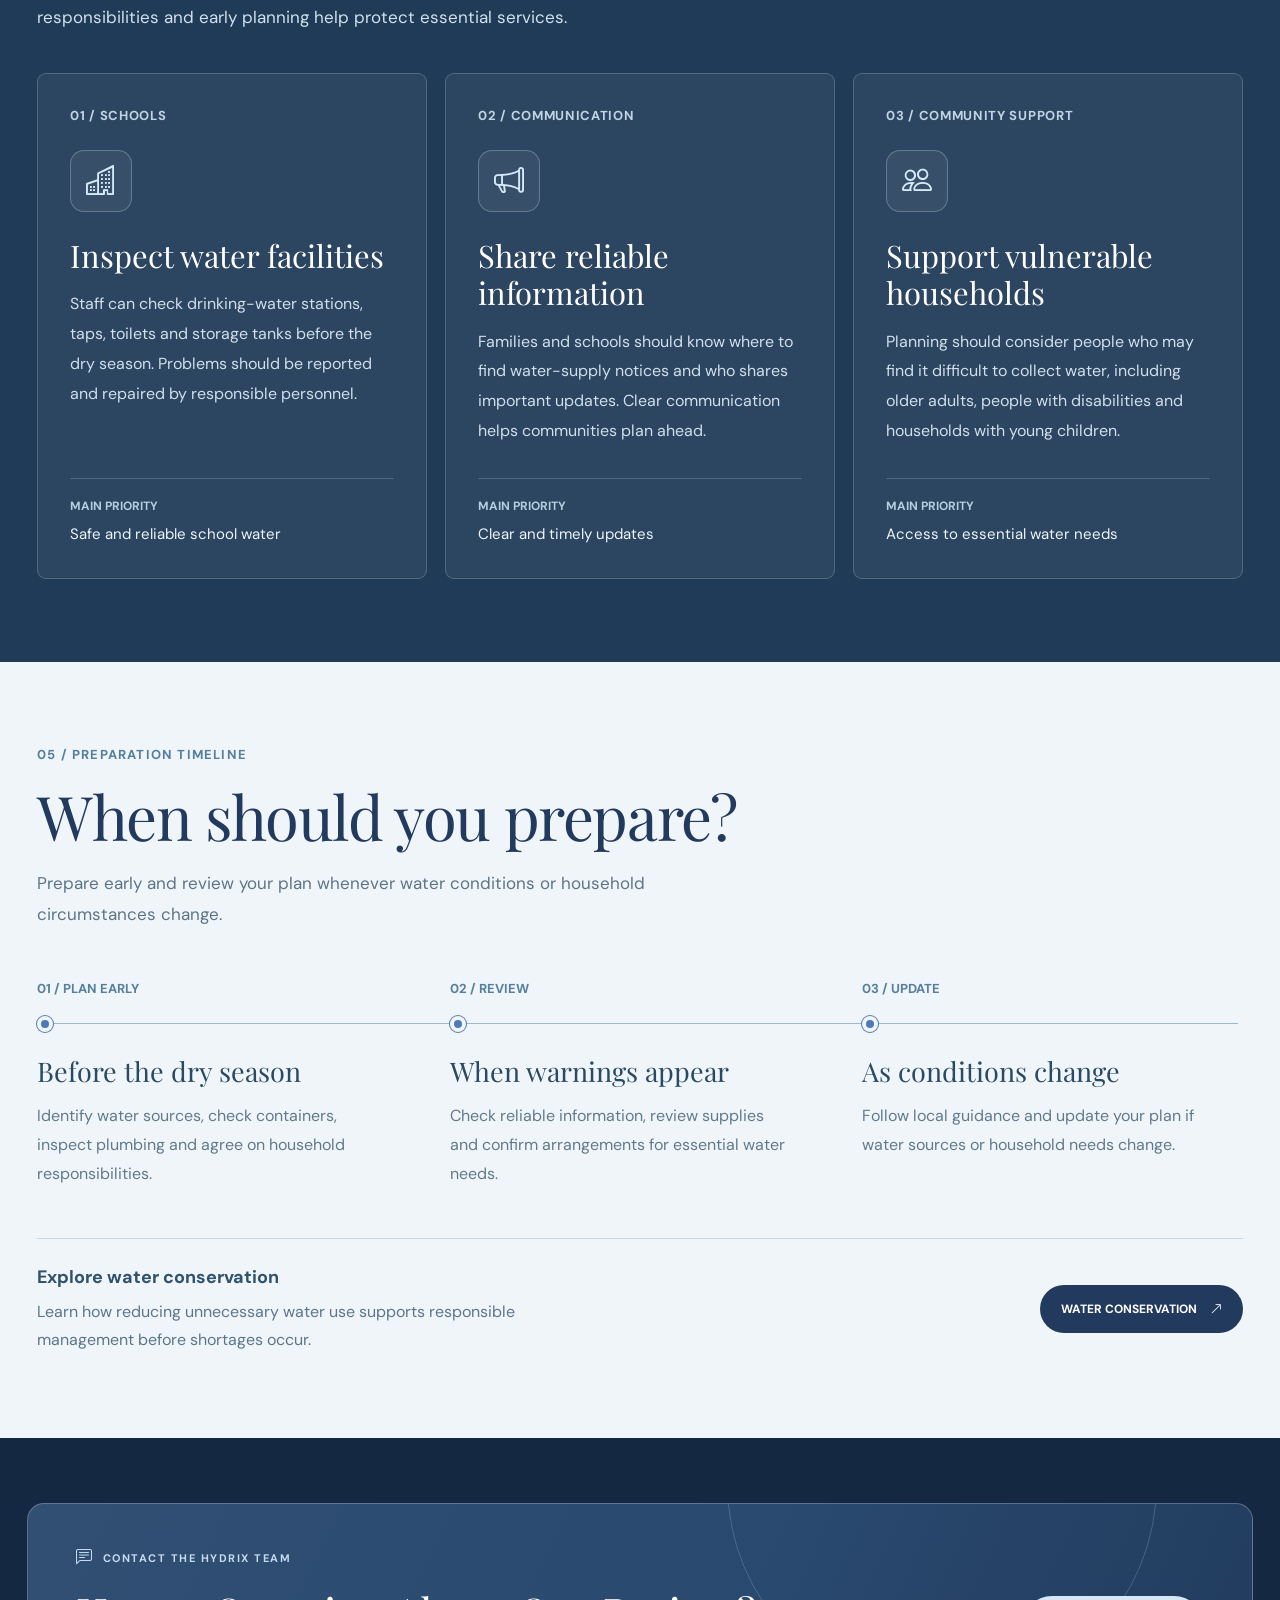
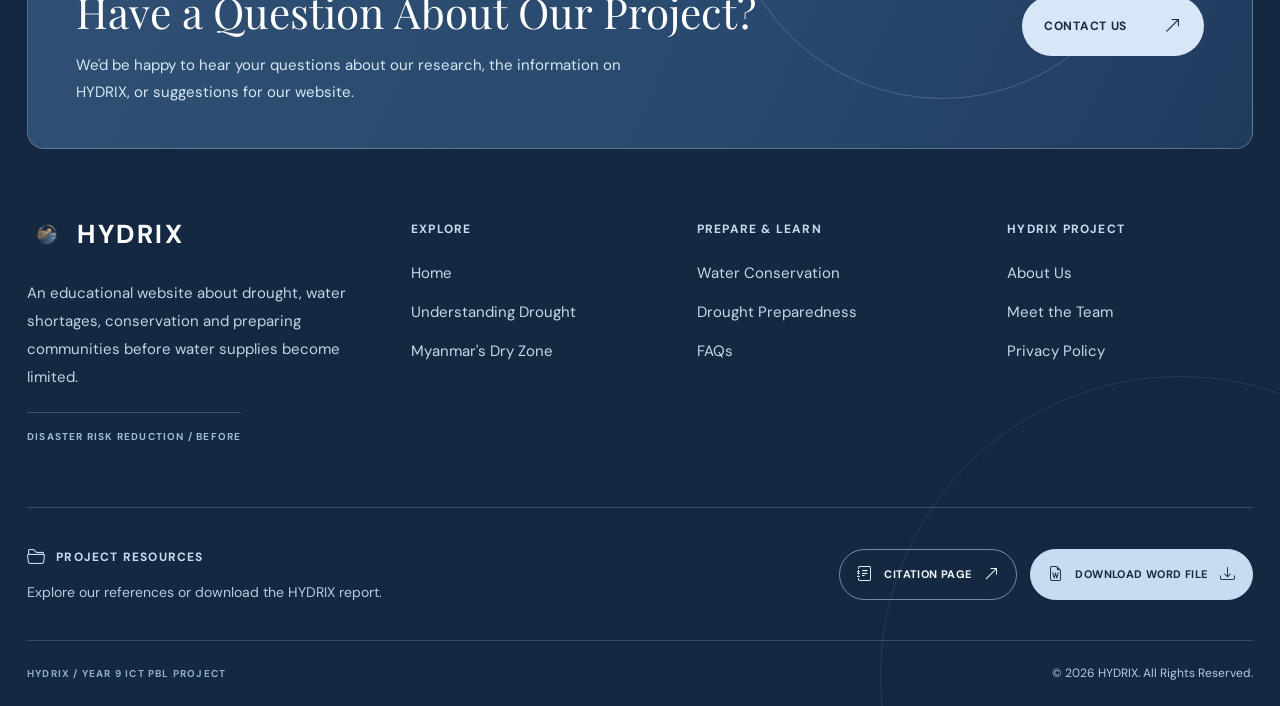
<file: preparedness.html>
<!DOCTYPE html>
<html lang="en">
<head>
  <meta charset="UTF-8">
  <meta name="viewport" content="width=device-width, initial-scale=1.0">
  <meta name="theme-color" content="#223A5E">
  <meta name="description" content="HYDRIX guide to preparing households, schools and communities before drought and water shortages.">

  <title>Drought Preparedness | HYDRIX</title>

  <link rel="icon" href="images/logo.png" type="image/png">

  <link rel="stylesheet" href="https://cdn.jsdelivr.net/npm/bootstrap@5.3.3/dist/css/bootstrap.min.css">
  <link rel="stylesheet" href="https://cdn.jsdelivr.net/npm/bootstrap-icons@1.11.3/font/bootstrap-icons.min.css">
  <link rel="stylesheet" href="https://fonts.googleapis.com/css2?family=DM+Sans:wght@400;500;600;700&family=Playfair+Display:ital,wght@0,400;0,500;1,400&display=swap">

  <link rel="stylesheet" href="common.css">
  <link rel="stylesheet" href="preparedness.css">
</head>

<body class="preparedness-page">

  
<header class="site-header">
  <div class="nav-top">
    <div class="container nav-top-inner">

      <div class="social-links">
        <a href="https://www.tiktok.com/@dreamworld_090?_r=1&amp;_t=ZN-9BPxIyuVe5u"
           target="_blank" rel="noopener noreferrer" aria-label="TikTok">
          <i class="bi bi-tiktok"></i>
        </a>

        <a href="https://discord.com/users/1201566254318759983"
           target="_blank" rel="noopener noreferrer" aria-label="Discord">
          <i class="bi bi-discord"></i>
        </a>

        <a href="https://www.facebook.com/win.lae.may.901302?mibextid=wwXIfr"
           target="_blank" rel="noopener noreferrer" aria-label="Facebook">
          <i class="bi bi-facebook"></i>
        </a>

        <a href="https://t.me/sleep_dreamer1"
           target="_blank" rel="noopener noreferrer" aria-label="Telegram">
          <i class="bi bi-telegram"></i>
        </a>
      </div>

      <a href="index.html" class="brand">
        <img src="images/logo.png"
             alt="HYDRIX logo"
             class="navbar-logo">
        <span>HYDRIX</span>
      </a>

      <div class="header-tools">
        <a href="contact.html" class="contact-btn">
          CONTACT US
        </a>
      </div>

    </div>
  </div>

  <div class="nav-bottom">
    <nav class="navbar navbar-expand-lg">
      <div class="container">

        <button class="navbar-toggler mx-auto"
                type="button"
                data-bs-toggle="collapse"
                data-bs-target="#mainMenu"
                aria-controls="mainMenu"
                aria-expanded="false"
                aria-label="Toggle navigation">
          <span class="navbar-toggler-icon"></span>
        </button>

        <div class="collapse navbar-collapse" id="mainMenu">
          <ul class="navbar-nav mx-auto">

            <li class="nav-item">
              <a href="index.html" class="nav-link">HOME</a>
            </li>

            <li class="nav-item">
              <a href="drought.html" class="nav-link">DROUGHT</a>
            </li>

            <li class="nav-item">
              <a href="dryzone.html" class="nav-link">DRY ZONE</a>
            </li>

            <li class="nav-item">
              <a href="conservation.html" class="nav-link">WATER SAVING</a>
            </li>

            <li class="nav-item">
              <a href="preparedness.html" class="nav-link">PREPAREDNESS</a>
            </li>

            <li class="nav-item">
              <a href="faq.html" class="nav-link">FAQs</a>
            </li>

            <li class="nav-item">
              <a href="about.html" class="nav-link">ABOUT US</a>
            </li>

          </ul>
        </div>

      </div>
    </nav>
  </div>
</header>


  <main id="main-content">

    <section class="pr-hero" aria-labelledby="heroTitle">
      <div class="pr-hero-layout">

        <div class="pr-hero-content">
          <div class="pr-hero-inner">

            <span class="pr-eyebrow">
              <i class="bi bi-shield-check"></i>
              HYDRIX / DROUGHT PREPAREDNESS
            </span>

            <h1 id="heroTitle">
              Preparing for
              <em>water shortages</em>
            </h1>

            <p>
              Drought and water shortages can affect household
              routines, agriculture and access to safe water.
              Learning what to prepare in advance helps families
              and communities respond more effectively when
              supplies become limited.
            </p>

            <div class="pr-hero-actions">
              <a href="#checklist" class="pr-button-primary">
                VIEW PREPAREDNESS CHECKLIST
                <i class="bi bi-arrow-up-right"></i>
              </a>

              <a href="#understanding" class="pr-button-text">
                LEARN THE BASICS
                <i class="bi bi-arrow-down"></i>
              </a>
            </div>

            <div class="pr-hero-footnote">
              <span class="pr-line"></span>
              DISASTER RISK REDUCTION / BEFORE
            </div>

          </div>
        </div>

        <div class="pr-hero-image">
          <img src="images/storage.jpg"
               alt="Household water containers prepared for storage"
               fetchpriority="high">

          <div class="pr-image-overlay"></div>

          <div class="pr-image-label">
            <span>HYDRIX / HOUSEHOLD PLANNING</span>
            <strong>Drought Preparedness</strong>
          </div>

          <span class="pr-image-side">
            PREPARING BEFORE WATER SHORTAGES
          </span>
        </div>

      </div>
    </section>

    <section class="pr-intro pr-section" id="understanding">
      <div class="container">

        <div class="pr-section-heading">
          <span class="pr-section-label">
            01 / UNDERSTANDING PREPAREDNESS
          </span>
          <h2>Why prepare before a water shortage?</h2>
        </div>

        <div class="pr-intro-layout">

          <div class="pr-intro-text">
            <p class="pr-lead">
              Drought preparedness means planning ahead to
              protect essential water needs before a shortage
              disrupts everyday life.
            </p>

            <p>
              Families may depend on piped water, wells,
              rainwater systems or community water supplies.
              During prolonged dry conditions, the reliability
              of these sources may change. Knowing what water
              is available and where to find safe alternatives
              can reduce confusion.
            </p>

            <p>
              Preparedness also includes maintaining clean storage
              containers, checking for leaks, following trustworthy
              announcements and discussing responsibilities.
              These actions cannot prevent drought, but they can
              make a household better prepared.
            </p>
          </div>

          <div class="pr-intro-points">

            <article class="pr-intro-point">
              <span>01</span>
              <div>
                <h3>Identify water sources</h3>
                <p>
                  Know where your household normally gets water,
                  whether it is safe to drink and which alternatives
                  are available if the regular supply is disrupted.
                </p>
              </div>
              <i class="bi bi-geo-alt"></i>
            </article>

            <article class="pr-intro-point">
              <span>02</span>
              <div>
                <h3>Protect essential supplies</h3>
                <p>
                  Prioritise drinking, food preparation and hygiene.
                  Keep suitable, clean water-storage containers ready.
                </p>
              </div>
              <i class="bi bi-droplet"></i>
            </article>

            <article class="pr-intro-point">
              <span>03</span>
              <div>
                <h3>Agree on responsibilities</h3>
                <p>
                  Decide who checks water supplies, reports plumbing
                  problems and communicates important information.
                </p>
              </div>
              <i class="bi bi-clipboard-check"></i>
            </article>

          </div>
        </div>

      </div>
    </section>

    <section class="pr-checklist-section pr-section" id="checklist">
      <div class="container">

        <div class="pr-checklist-header">

          <div class="pr-checklist-title">

            <span class="pr-section-label">
              02 / INTERACTIVE PREPAREDNESS GUIDE
            </span>

            <h2>
              Household Preparedness
              <em>Checklist</em>
            </h2>

            <p>
              Review these ten practical preparations with your
              household. Tick each action once it has been completed.
              Use the checklist to identify what still needs attention.
            </p>

          </div>

          <div class="pr-checklist-introduction">

            <div class="pr-checklist-how">
              <span>
                <i class="bi bi-clipboard-check"></i>
                HOW TO USE
              </span>

              <p>
                Work through the items with your family.
                Discuss any incomplete actions and decide
                who can help with them.
              </p>
            </div>

            <div class="pr-checklist-note">
              <i class="bi bi-info-circle"></i>
              <span>
                Educational planning tool only. Local conditions
                and household needs may require additional steps.
              </span>
            </div>

          </div>

        </div>

        <div class="pr-checklist-panel">

          <div class="pr-checklist-top">

            <div>
              <span>YOUR PREPARATION PROGRESS</span>

              <h3>
                <span id="checkCount">0</span>
                <small>/ 10 completed</small>
              </h3>
            </div>

            <div class="pr-progress-icon">
              <i class="bi bi-clipboard2-check"></i>
            </div>

          </div>

          <div class="pr-progress-track"
               id="checkProgress"
               role="progressbar"
               aria-label="Checklist progress"
               aria-valuemin="0"
               aria-valuemax="10"
               aria-valuenow="0">

            <div class="pr-progress-fill" id="progressFill"></div>
          </div>

          <div class="pr-check-group-heading">
            <span>01 / WATER SOURCES AND STORAGE</span>
            <span>4 ACTIONS</span>
          </div>

          <div class="pr-checklist-items">

            <label class="pr-check-item">
              <input type="checkbox" class="pr-check-input">

              <span class="pr-check-box">
                <i class="bi bi-check-lg"></i>
              </span>

              <span class="pr-check-text">
                <strong>Identify reliable water sources</strong>
                <small>
                  Know your normal water source and where
                  safe alternatives may be available.
                </small>
              </span>
            </label>

            <label class="pr-check-item">
              <input type="checkbox" class="pr-check-input">

              <span class="pr-check-box">
                <i class="bi bi-check-lg"></i>
              </span>

              <span class="pr-check-text">
                <strong>Clean and inspect storage containers</strong>
                <small>
                  Check that containers are food-grade, undamaged
                  and properly cleaned before storing drinking water.
                </small>
              </span>
            </label>

            <label class="pr-check-item">
              <input type="checkbox" class="pr-check-input">

              <span class="pr-check-box">
                <i class="bi bi-check-lg"></i>
              </span>

              <span class="pr-check-text">
                <strong>Prepare an emergency water supply</strong>
                <small>
                  Follow public-health advice for appropriate
                  quantities, safe storage and replacement.
                </small>
              </span>
            </label>

            <label class="pr-check-item">
              <input type="checkbox" class="pr-check-input">

              <span class="pr-check-box">
                <i class="bi bi-check-lg"></i>
              </span>

              <span class="pr-check-text">
                <strong>Check taps, pipes and storage tanks</strong>
                <small>
                  Look for leaks or overflowing water
                  and arrange appropriate repairs.
                </small>
              </span>
            </label>

          </div>

          <div class="pr-check-group-heading">
            <span>02 / HOUSEHOLD PLANNING</span>
            <span>3 ACTIONS</span>
          </div>

          <div class="pr-checklist-items">

            <label class="pr-check-item">
              <input type="checkbox" class="pr-check-input">

              <span class="pr-check-box">
                <i class="bi bi-check-lg"></i>
              </span>

              <span class="pr-check-text">
                <strong>Plan essential water use</strong>
                <small>
                  Prioritise drinking, food preparation,
                  cleaning and personal hygiene.
                </small>
              </span>
            </label>

            <label class="pr-check-item">
              <input type="checkbox" class="pr-check-input">

              <span class="pr-check-box">
                <i class="bi bi-check-lg"></i>
              </span>

              <span class="pr-check-text">
                <strong>Discuss family responsibilities</strong>
                <small>
                  Decide who will check supplies, communicate
                  updates and support anyone needing assistance.
                </small>
              </span>
            </label>

            <label class="pr-check-item">
              <input type="checkbox" class="pr-check-input">

              <span class="pr-check-box">
                <i class="bi bi-check-lg"></i>
              </span>

              <span class="pr-check-text">
                <strong>Prepare safe water collection methods</strong>
                <small>
                  Identify suitable containers and a safe
                  transport method if collection becomes necessary.
                </small>
              </span>
            </label>

          </div>

          <div class="pr-check-group-heading">
            <span>03 / INFORMATION AND REVIEW</span>
            <span>3 ACTIONS</span>
          </div>

          <div class="pr-checklist-items">

            <label class="pr-check-item">
              <input type="checkbox" class="pr-check-input">

              <span class="pr-check-box">
                <i class="bi bi-check-lg"></i>
              </span>

              <span class="pr-check-text">
                <strong>Find trustworthy information sources</strong>
                <small>
                  Identify reliable local sources for water
                  supply notices and drought updates.
                </small>
              </span>
            </label>

            <label class="pr-check-item">
              <input type="checkbox" class="pr-check-input">

              <span class="pr-check-box">
                <i class="bi bi-check-lg"></i>
              </span>

              <span class="pr-check-text">
                <strong>Plan for additional household needs</strong>
                <small>
                  Consider young children, older adults,
                  people with disabilities, medical needs and pets.
                </small>
              </span>
            </label>

            <label class="pr-check-item">
              <input type="checkbox" class="pr-check-input">

              <span class="pr-check-box">
                <i class="bi bi-check-lg"></i>
              </span>

              <span class="pr-check-text">
                <strong>Review the plan with family members</strong>
                <small>
                  Check that everyone understands the plan
                  and knows when to review it.
                </small>
              </span>
            </label>

          </div>

          <div class="pr-checklist-bottom">

            <span id="checkStatus" role="status" aria-live="polite">
              Select an item to begin.
            </span>

            <button type="button" id="resetChecklist">
              <i class="bi bi-arrow-counterclockwise"></i>
              RESET CHECKLIST
            </button>

          </div>

        </div>

      </div>
    </section>

    <section class="pr-storage pr-section" id="storage">
      <div class="container">

        <div class="pr-section-heading pr-heading-row">

          <div>
            <span class="pr-section-label">
              03 / SAFE WATER STORAGE
            </span>
            <h2>Storing drinking water safely</h2>
          </div>

          <p>
            Preparing enough water is important, but
            keeping it clean and protected matters just as much.
          </p>

        </div>

        <div class="pr-storage-layout">

          <div class="pr-storage-image">
            <img src="images/storing.jpg"
                 alt="Clean covered drinking-water containers"
                 loading="lazy">

            <span>WATER STORAGE / HOUSEHOLD PREPARATION</span>
          </div>

          <div class="pr-storage-guide">

            <article class="pr-storage-item">
              <span>01</span>
              <div>
                <h3>Use suitable containers</h3>
                <p>
                  Select food-grade containers with secure lids.
                  Never use containers previously used for fuel,
                  pesticides or harmful chemicals.
                </p>
              </div>
            </article>

            <article class="pr-storage-item">
              <span>02</span>
              <div>
                <h3>Keep water protected</h3>
                <p>
                  Store drinking water away from direct sunlight,
                  heat and harmful substances. Follow advice on
                  cleaning and replacing stored water.
                </p>
              </div>
            </article>

            <article class="pr-storage-item">
              <span>03</span>
              <div>
                <h3>Prevent contamination</h3>
                <p>
                  Keep containers closed and use clean utensils.
                  Avoid placing dirty hands or cups inside them.
                </p>
              </div>
            </article>

            <article class="pr-storage-item">
              <span>04</span>
              <div>
                <h3>Check water safety</h3>
                <p>
                  Water that looks clear is not always safe.
                  Follow official advice about drinking-water
                  sources, treatment and storage.
                </p>
              </div>
            </article>

            <a href="https://www.cdc.gov/water-emergency/about/how-to-create-and-store-an-emergency-water-supply.html"
               target="_blank"
               rel="noopener noreferrer"
               class="pr-source-link">
              CDC / EMERGENCY WATER STORAGE
              <i class="bi bi-box-arrow-up-right"></i>
            </a>

          </div>

        </div>

        <div class="pr-storage-reminder">
          <i class="bi bi-shield-check"></i>

          <p>
            <strong>Important:</strong>
            Drinking water and water intended for cleaning or
            gardening have different safety requirements.
            Keep supplies clearly identified and separated.
          </p>
        </div>

      </div>
    </section>

    <section class="pr-community pr-section" id="community">
      <div class="container">

        <div class="pr-section-heading">
          <span class="pr-section-label">
            04 / SHARED PREPAREDNESS
          </span>

          <h2>Preparing schools and communities</h2>

          <p>
            Water shortages affect shared facilities as well
            as individual households. Clear responsibilities
            and early planning help protect essential services.
          </p>
        </div>

        <div class="pr-community-grid">

          <article class="pr-community-item">
            <span class="pr-community-number">
              01 / SCHOOLS
            </span>

            <div class="pr-community-icon">
              <i class="bi bi-buildings"></i>
            </div>

            <h3>Inspect water facilities</h3>

            <p>
              Staff can check drinking-water stations, taps,
              toilets and storage tanks before the dry season.
              Problems should be reported and repaired
              by responsible personnel.
            </p>

            <div class="pr-community-bottom">
              <strong>MAIN PRIORITY</strong>
              <span>Safe and reliable school water</span>
            </div>
          </article>

          <article class="pr-community-item">
            <span class="pr-community-number">
              02 / COMMUNICATION
            </span>

            <div class="pr-community-icon">
              <i class="bi bi-megaphone"></i>
            </div>

            <h3>Share reliable information</h3>

            <p>
              Families and schools should know where to
              find water-supply notices and who shares
              important updates. Clear communication helps
              communities plan ahead.
            </p>

            <div class="pr-community-bottom">
              <strong>MAIN PRIORITY</strong>
              <span>Clear and timely updates</span>
            </div>
          </article>

          <article class="pr-community-item">
            <span class="pr-community-number">
              03 / COMMUNITY SUPPORT
            </span>

            <div class="pr-community-icon">
              <i class="bi bi-people"></i>
            </div>

            <h3>Support vulnerable households</h3>

            <p>
              Planning should consider people who may find it
              difficult to collect water, including older adults,
              people with disabilities and households with
              young children.
            </p>

            <div class="pr-community-bottom">
              <strong>MAIN PRIORITY</strong>
              <span>Access to essential water needs</span>
            </div>
          </article>

        </div>

      </div>
    </section>

    <section class="pr-timeline pr-section" id="timeline">
      <div class="container">

        <div class="pr-section-heading">
          <span class="pr-section-label">
            05 / PREPARATION TIMELINE
          </span>

          <h2>When should you prepare?</h2>

          <p>
            Prepare early and review your plan whenever water
            conditions or household circumstances change.
          </p>
        </div>

        <div class="pr-timeline-track">

          <article class="pr-timeline-step">
            <span class="pr-timeline-index">01 / PLAN EARLY</span>
            <div class="pr-timeline-dot"></div>

            <h3>Before the dry season</h3>

            <p>
              Identify water sources, check containers,
              inspect plumbing and agree on
              household responsibilities.
            </p>
          </article>

          <article class="pr-timeline-step">
            <span class="pr-timeline-index">02 / REVIEW</span>
            <div class="pr-timeline-dot"></div>

            <h3>When warnings appear</h3>

            <p>
              Check reliable information, review supplies
              and confirm arrangements for essential
              water needs.
            </p>
          </article>

          <article class="pr-timeline-step">
            <span class="pr-timeline-index">03 / UPDATE</span>
            <div class="pr-timeline-dot"></div>

            <h3>As conditions change</h3>

            <p>
              Follow local guidance and update your plan
              if water sources or household
              needs change.
            </p>
          </article>

        </div>

        <div class="pr-ending">

          <div>
            <strong>Explore water conservation</strong>

            <p>
              Learn how reducing unnecessary water use
              supports responsible management
              before shortages occur.
            </p>
          </div>

          <a href="conservation.html">
            WATER CONSERVATION
            <i class="bi bi-arrow-up-right"></i>
          </a>

        </div>

      </div>
    </section>

  </main>

  
<footer class="footer-main">
  <div class="container">

    <!-- CONTACT SECTION -->
    <div class="footer-contact">
      <div class="footer-contact-content">

        <span class="footer-label">
          <i class="bi bi-chat-left-text"></i>
          CONTACT THE HYDRIX TEAM
        </span>

        <h2>Have a Question About Our Project?</h2>

        <p>
          We'd be happy to hear your questions about our research,
          the information on HYDRIX, or suggestions for our website.
        </p>

      </div>

      <a href="contact.html" class="footer-contact-button">
        CONTACT US
        <i class="bi bi-arrow-up-right"></i>
      </a>
    </div>

    <!-- FOOTER NAVIGATION -->
    <div class="footer-navigation">

      <div class="footer-about">
        <a href="index.html" class="footer-logo">
          <img src="images/logo.png" alt="HYDRIX logo">
          <span>HYDRIX</span>
        </a>

        <p>
          An educational website about drought, water shortages,
          conservation and preparing communities before
          water supplies become limited.
        </p>

        <span class="footer-project-tag">
          DISASTER RISK REDUCTION / BEFORE
        </span>
      </div>

      <div class="footer-links-group">
        <h3>EXPLORE</h3>
        <a href="index.html">Home</a>
        <a href="drought.html">Understanding Drought</a>
        <a href="dryzone.html">Myanmar's Dry Zone</a>
      </div>

      <div class="footer-links-group">
        <h3>PREPARE &amp; LEARN</h3>
        <a href="conservation.html">Water Conservation</a>
        <a href="preparedness.html">Drought Preparedness</a>
        <a href="faq.html">FAQs</a>
      </div>

      <div class="footer-links-group">
        <h3>HYDRIX PROJECT</h3>
        <a href="about.html">About Us</a>
        <a href="about.html#team">Meet the Team</a>
        <a href="privacy.html">Privacy Policy</a>
      </div>

    </div>

    <!-- PROJECT RESOURCES -->
    <div class="footer-resources">

      <div class="footer-resources-info">
        <span class="footer-resources-label">
          <i class="bi bi-folder2-open"></i>
          PROJECT RESOURCES
        </span>

        <p>
          Explore our references or download the HYDRIX report.
        </p>
      </div>

      <div class="footer-downloads">

        <a href="citations.html" class="footer-resource-button">
          <i class="bi bi-journal-text"></i>
          CITATION PAGE
          <i class="bi bi-arrow-up-right"></i>
        </a>

        <a href="docs/HYDRIX_Report.docx"
           class="footer-resource-button footer-resource-filled"
           download>
          <i class="bi bi-file-earmark-word"></i>
          DOWNLOAD WORD FILE
          <i class="bi bi-download"></i>
        </a>

      </div>
    </div>

    <!-- COPYRIGHT -->
    <div class="footer-bottom">
      <span>HYDRIX / YEAR 9 ICT PBL PROJECT</span>
      <p>© 2026 HYDRIX. All Rights Reserved.</p>
    </div>

  </div>
</footer>

<script src="https://cdn.jsdelivr.net/npm/bootstrap@5.3.3/dist/js/bootstrap.bundle.min.js"></script>

<script>
    (() => {
      "use strict";

      const checkboxes = [
        ...document.querySelectorAll(".pr-check-input")
      ];

      const count = document.getElementById("checkCount");
      const fill = document.getElementById("progressFill");
      const progress = document.getElementById("checkProgress");
      const status = document.getElementById("checkStatus");
      const reset = document.getElementById("resetChecklist");

      const total = checkboxes.length;

      function updateChecklist() {

        const completed = checkboxes.filter(
          checkbox => checkbox.checked
        ).length;

        const percentage = total
          ? (completed / total) * 100
          : 0;

        count.textContent = String(completed);
        fill.style.width = percentage + "%";

        progress.setAttribute("aria-valuemax", String(total));
        progress.setAttribute("aria-valuenow", String(completed));

        checkboxes.forEach(checkbox => {
          const item = checkbox.closest(".pr-check-item");

          item.classList.toggle(
            "completed",
            checkbox.checked
          );
        });

        if (completed === 0) {
          status.textContent = "Select an item to begin.";
        } else if (completed === total) {
          status.textContent =
            "All 10 steps selected. Review your plan regularly.";
        } else {
          status.textContent =
            completed + " of " + total + " steps completed.";
        }
      }

      checkboxes.forEach(checkbox => {
        checkbox.addEventListener("change", updateChecklist);
      });

      reset.addEventListener("click", () => {

        checkboxes.forEach(checkbox => {
          checkbox.checked = false;
        });

        updateChecklist();
      });

      updateChecklist();

    })();
  </script></body>
</html>
</file>
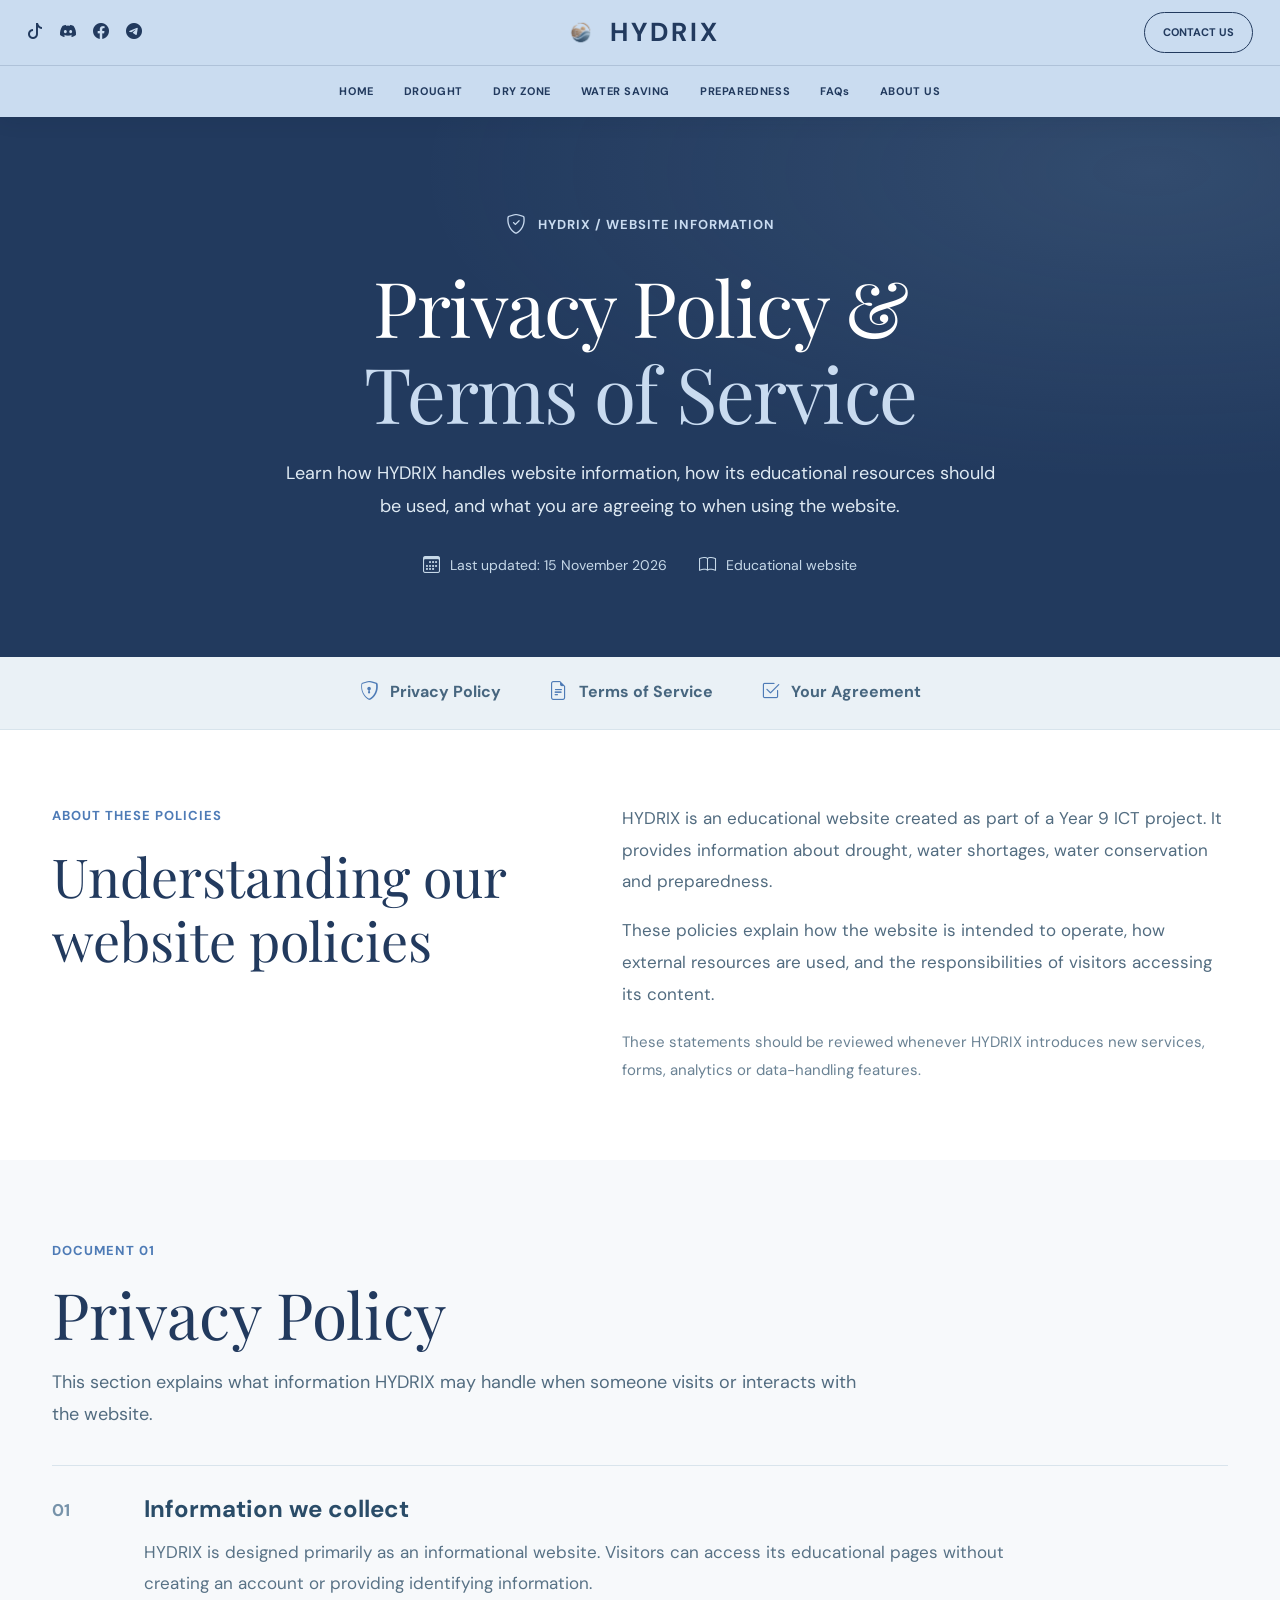
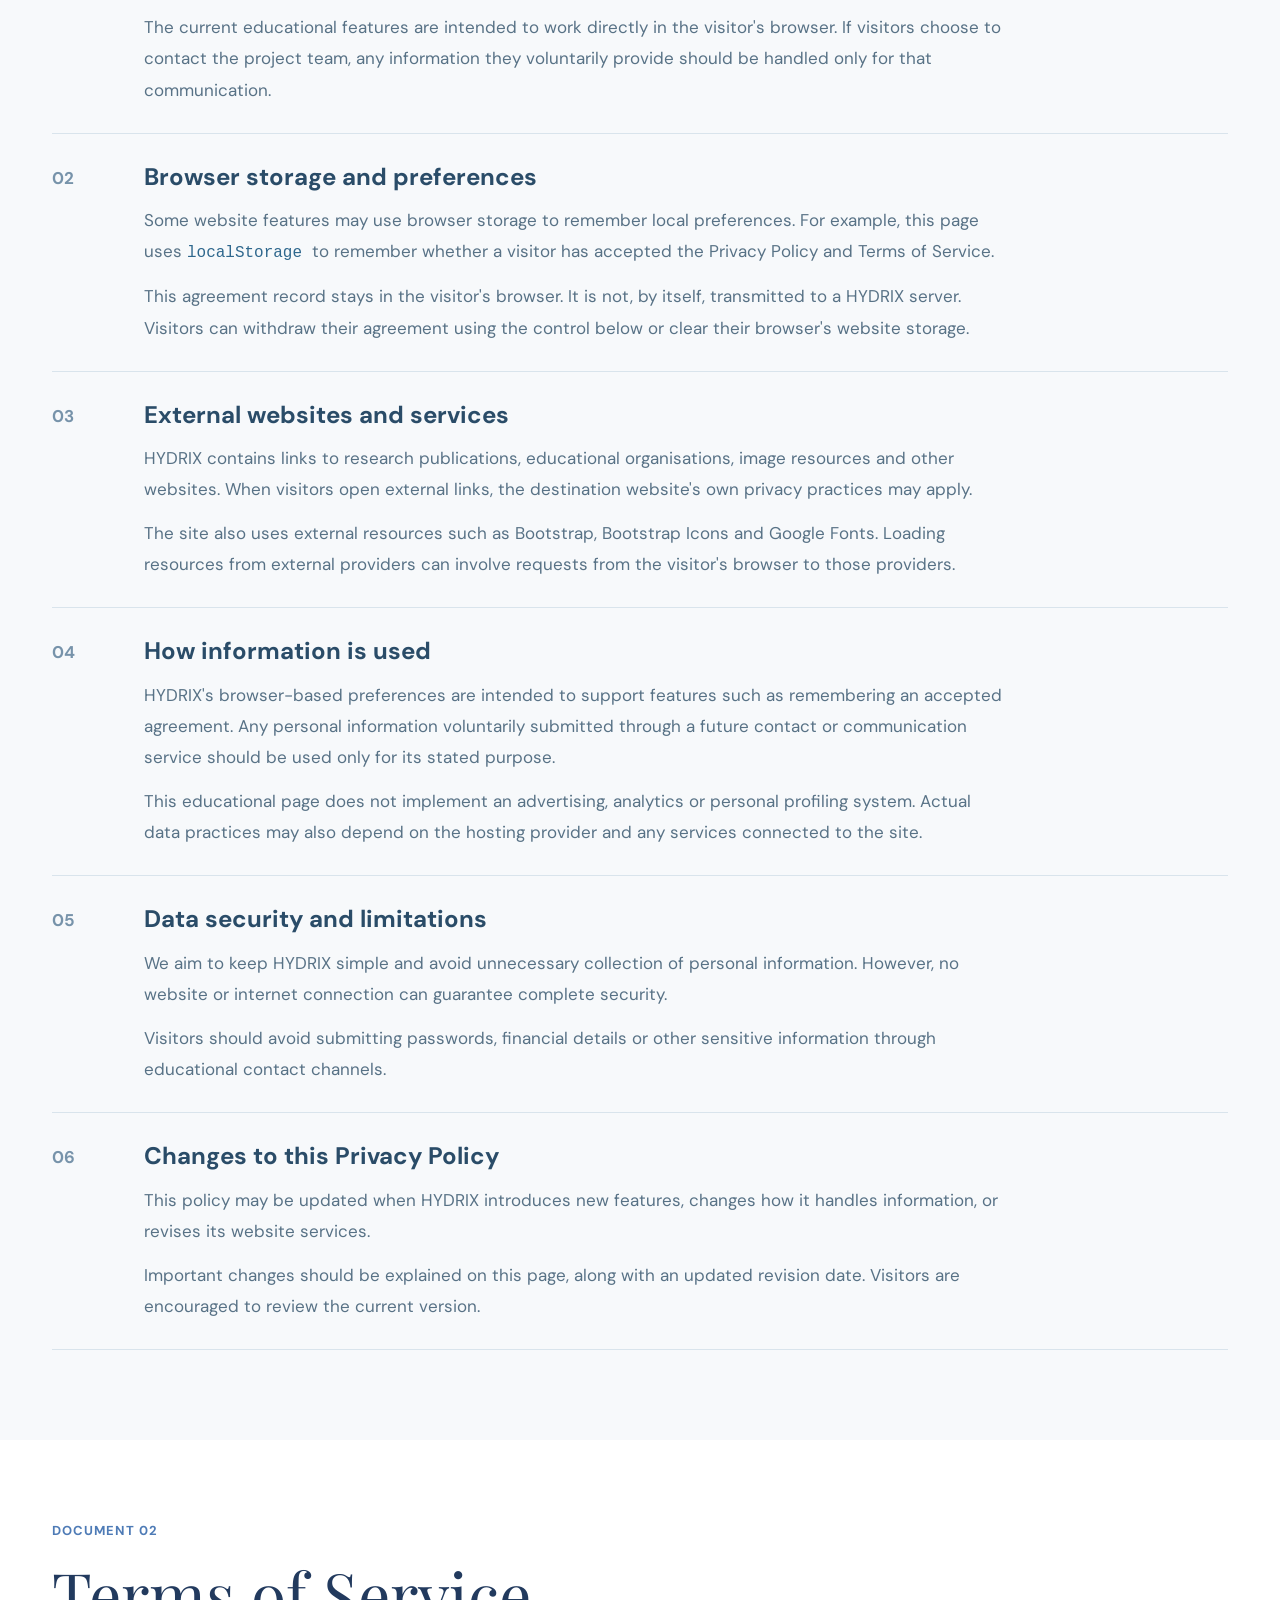
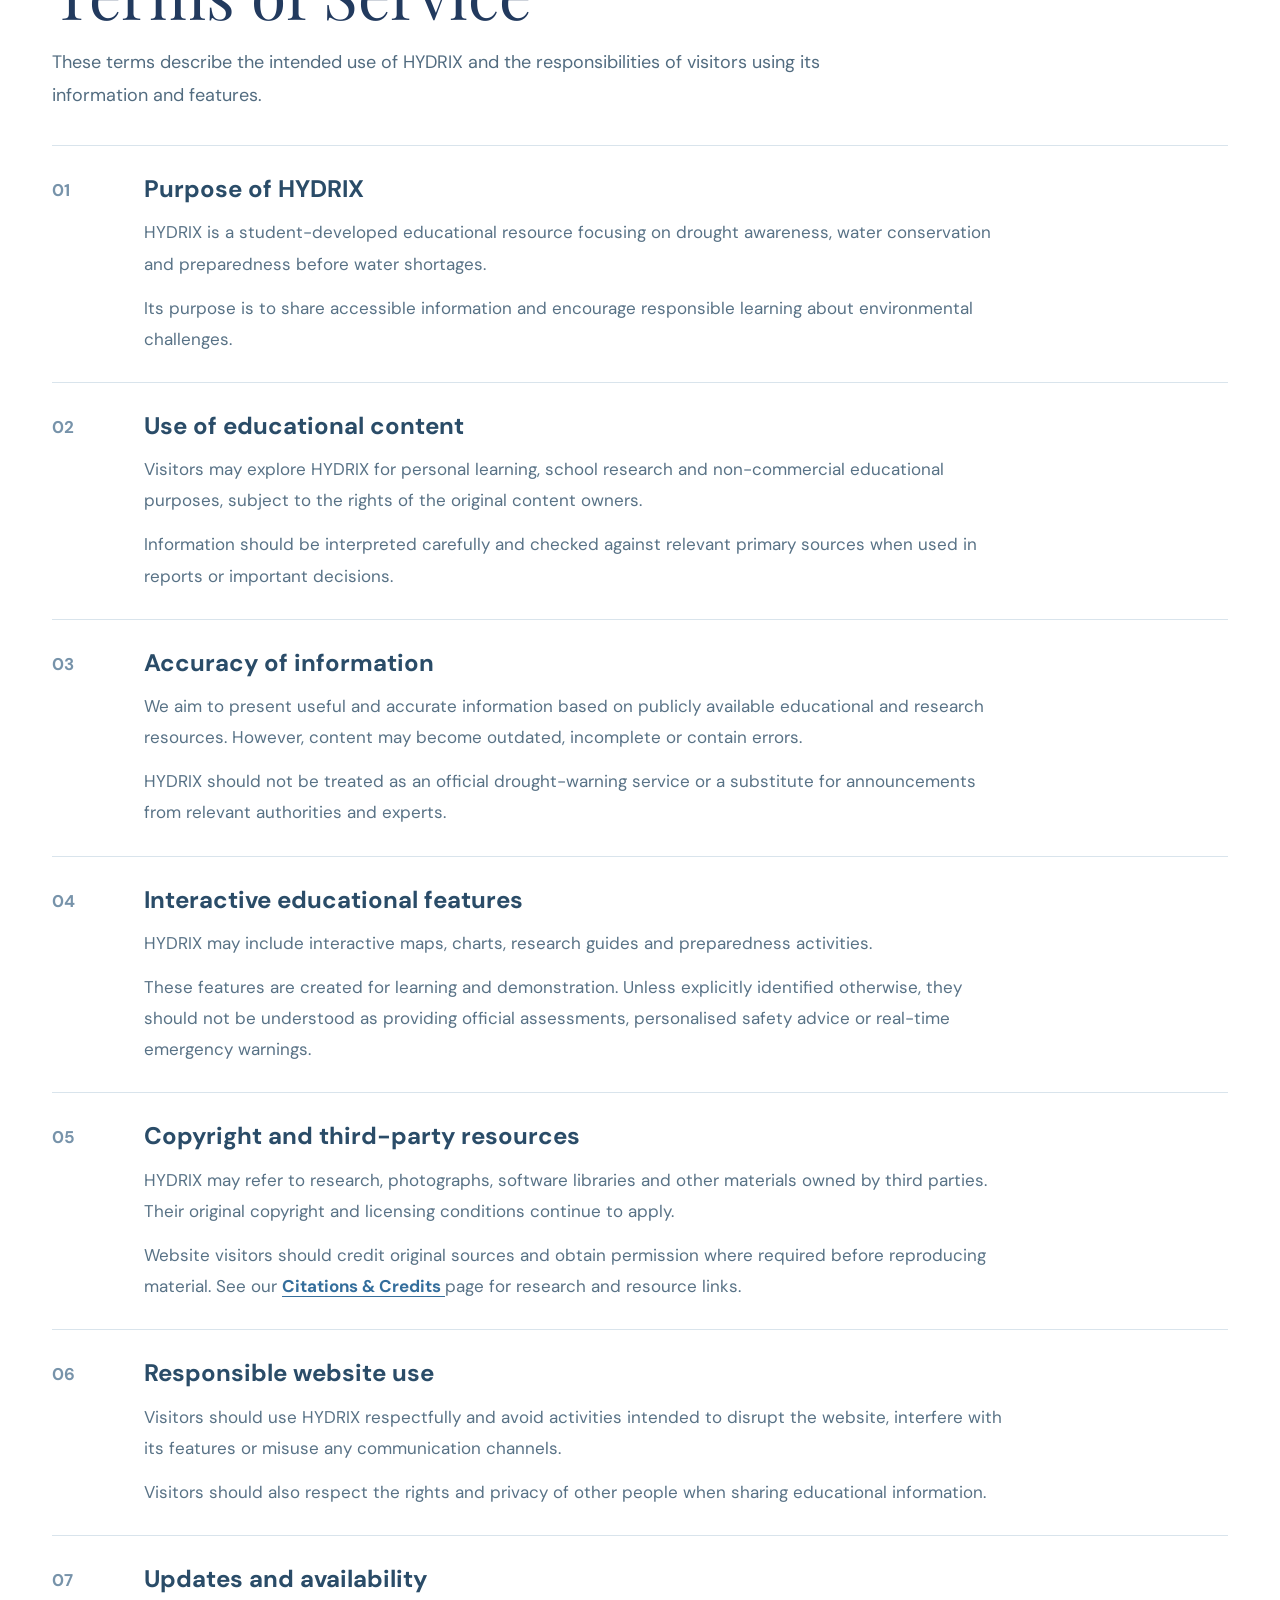
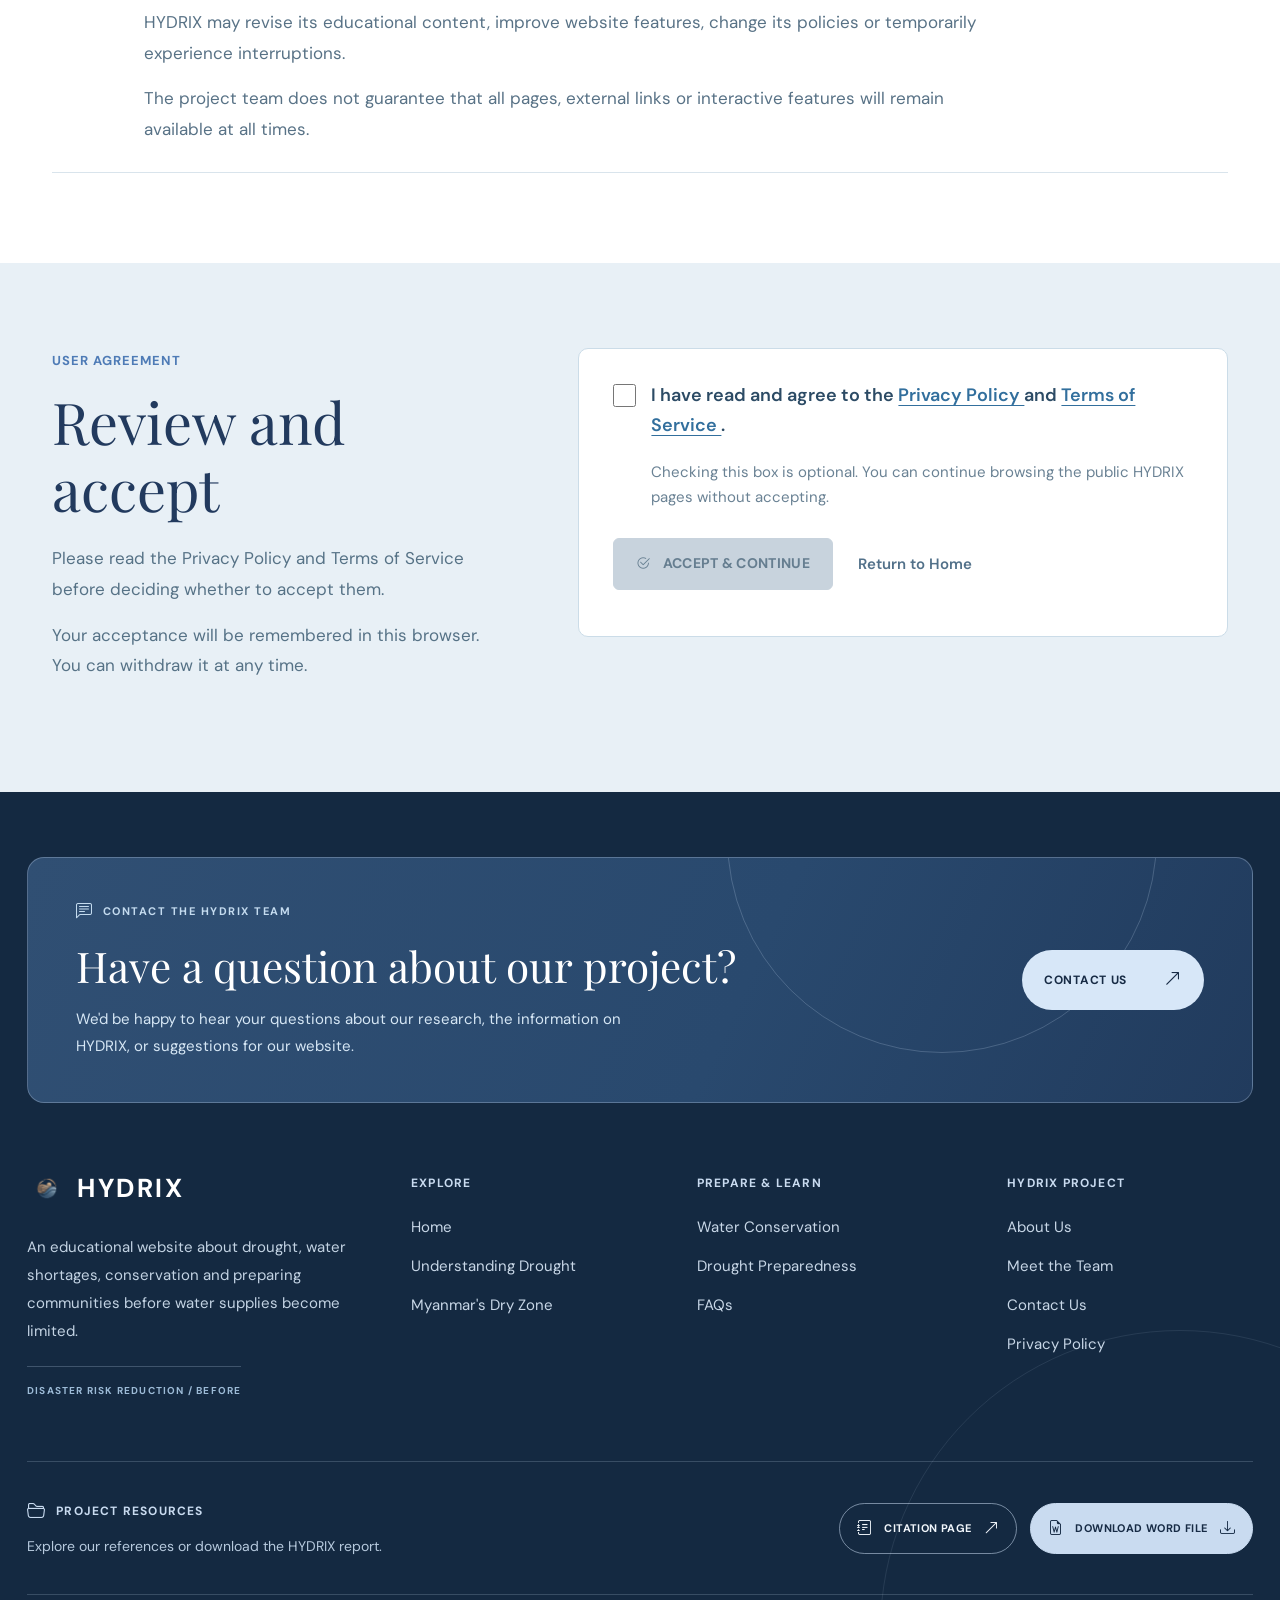
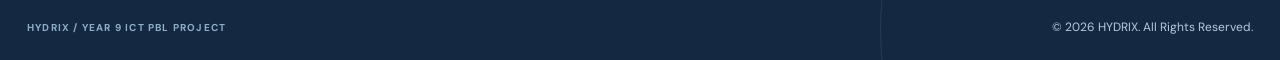
<file: privacy.html>
<!DOCTYPE html>
<html lang="en">
 <head>
  <meta charset="utf-8"/>
  <meta content="width=device-width, initial-scale=1.0" name="viewport"/>
  <meta content="Read the HYDRIX Privacy Policy and Terms of Service and manage your agreement." name="description"/>
  <meta content="#223A5E" name="theme-color"/>
  <title>
   Privacy Policy &amp; Terms of Service | HYDRIX
  </title>
  <link href="images/logo.png" rel="icon" type="image/png"/>
  <link href="https://cdn.jsdelivr.net/npm/bootstrap@5.3.3/dist/css/bootstrap.min.css" rel="stylesheet"/>
  <link href="https://cdn.jsdelivr.net/npm/bootstrap-icons@1.11.3/font/bootstrap-icons.min.css" rel="stylesheet"/>
  <link href="https://fonts.googleapis.com/css2?family=DM+Sans:wght@400;500;600;700&amp;family=Playfair+Display:wght@400;500&amp;display=swap" rel="stylesheet"/>
  <!-- Shared navbar and footer -->
  <link href="common.css" rel="stylesheet"/>
  <!-- This page only -->
  <link href="privacy.css" rel="stylesheet"/>
 </head>
 <body class="privacy-page">
  <!-- ==========================================
       SHARED HYDRIX NAVBAR
  ========================================== -->
  <header class="site-header">
   <div class="nav-top">
    <div class="container nav-top-inner">
     <div class="social-links">
      <a aria-label="TikTok" href="https://www.tiktok.com/@dreamworld_090?_r=1&amp;_t=ZN-9BPxIyuVe5u" rel="noopener noreferrer" target="_blank">
       <i class="bi bi-tiktok">
       </i>
      </a>
      <a aria-label="Discord" href="https://discord.com/users/1201566254318759983" rel="noopener noreferrer" target="_blank">
       <i class="bi bi-discord">
       </i>
      </a>
      <a aria-label="Facebook" href="https://www.facebook.com/win.lae.may.901302?mibextid=wwXIfr" rel="noopener noreferrer" target="_blank">
       <i class="bi bi-facebook">
       </i>
      </a>
      <a aria-label="Telegram" href="https://t.me/sleep_dreamer1" rel="noopener noreferrer" target="_blank">
       <i class="bi bi-telegram">
       </i>
      </a>
     </div>
     <a class="brand" href="index.html">
      <img alt="HYDRIX logo" class="navbar-logo" src="images/logo.png"/>
      <span>
       HYDRIX
      </span>
     </a>
     <div class="header-tools">
      <a class="contact-btn" href="contact.html">
       CONTACT US
      </a>
     </div>
    </div>
   </div>
   <div class="nav-bottom">
    <nav class="navbar navbar-expand-lg">
     <div class="container">
      <button aria-controls="mainMenu" aria-expanded="false" aria-label="Toggle navigation" class="navbar-toggler mx-auto" data-bs-target="#mainMenu" data-bs-toggle="collapse" type="button">
       <span class="navbar-toggler-icon">
       </span>
      </button>
      <div class="collapse navbar-collapse" id="mainMenu">
       <ul class="navbar-nav mx-auto">
        <li class="nav-item">
         <a class="nav-link" href="index.html">
          HOME
         </a>
        </li>
        <li class="nav-item">
         <a class="nav-link" href="drought.html">
          DROUGHT
         </a>
        </li>
        <li class="nav-item">
         <a class="nav-link" href="dryzone.html">
          DRY ZONE
         </a>
        </li>
        <li class="nav-item">
         <a class="nav-link" href="conservation.html">
          WATER SAVING
         </a>
        </li>
        <li class="nav-item">
         <a class="nav-link" href="preparedness.html">
          PREPAREDNESS
         </a>
        </li>
        <li class="nav-item">
         <a class="nav-link" href="faq.html">
          FAQs
         </a>
        </li>
        <li class="nav-item">
         <a class="nav-link" href="about.html">
          ABOUT US
         </a>
        </li>
       </ul>
      </div>
     </div>
    </nav>
   </div>
  </header>
  <main id="main-content">
   <!-- ==========================================
         01 / HERO
    ========================================== -->
   <section aria-labelledby="policyTitle" class="pp-hero">
    <div class="container">
     <span class="pp-hero-label">
      <i class="bi bi-shield-check">
      </i>
      HYDRIX / WEBSITE INFORMATION
     </span>
     <h1 id="policyTitle">
      Privacy Policy &amp;
      <span>
       Terms of Service
      </span>
     </h1>
     <p>
      Learn how HYDRIX handles website information,
          how its educational resources should be used,
          and what you are agreeing to when using
          the website.
     </p>
     <div class="pp-hero-meta">
      <span>
       <i class="bi bi-calendar3">
       </i>
       Last updated: 15 November 2026
      </span>
      <span>
       <i class="bi bi-book">
       </i>
       Educational website
      </span>
     </div>
    </div>
   </section>
   <!-- ==========================================
         02 / POLICY NAVIGATION
    ========================================== -->
   <nav aria-label="Privacy and terms navigation" class="pp-navigation">
    <div class="container pp-navigation-inner">
     <a href="#privacy-policy">
      <i class="bi bi-shield-lock">
      </i>
      Privacy Policy
     </a>
     <a href="#terms-of-service">
      <i class="bi bi-file-earmark-text">
      </i>
      Terms of Service
     </a>
     <a href="#agreement">
      <i class="bi bi-check2-square">
      </i>
      Your Agreement
     </a>
    </div>
   </nav>
   <!-- ==========================================
         03 / PAGE INTRODUCTION
    ========================================== -->
   <section class="pp-introduction">
    <div class="container">
     <div class="pp-introduction-layout">
      <div>
       <span class="pp-section-label">
        ABOUT THESE POLICIES
       </span>
       <h2>
        Understanding our website policies
       </h2>
      </div>
      <div>
       <p>
        HYDRIX is an educational website created
              as part of a Year 9 ICT project. It provides
              information about drought, water shortages,
              water conservation and preparedness.
       </p>
       <p>
        These policies explain how the website is
              intended to operate, how external resources
              are used, and the responsibilities of
              visitors accessing its content.
       </p>
       <p class="pp-intro-note">
        These statements should be reviewed whenever
              HYDRIX introduces new services, forms,
              analytics or data-handling features.
       </p>
      </div>
     </div>
    </div>
   </section>
   <!-- ==========================================
         04 / PRIVACY POLICY
    ========================================== -->
   <section class="pp-policy-section" id="privacy-policy">
    <div class="container">
     <div class="pp-policy-heading">
      <span class="pp-section-label">
       DOCUMENT 01
      </span>
      <h2>
       Privacy Policy
      </h2>
      <p>
       This section explains what information
            HYDRIX may handle when someone visits
            or interacts with the website.
      </p>
     </div>
     <div class="pp-document">
      <article class="pp-clause">
       <span class="pp-clause-number">
        01
       </span>
       <div>
        <h3>
         Information we collect
        </h3>
        <p>
         HYDRIX is designed primarily as an
                informational website. Visitors can
                access its educational pages without
                creating an account or providing
                identifying information.
        </p>
        <p>
         The current educational features are
                intended to work directly in the visitor's
                browser. If visitors choose to contact
                the project team, any information they
                voluntarily provide should be handled
                only for that communication.
        </p>
       </div>
      </article>
      <article class="pp-clause">
       <span class="pp-clause-number">
        02
       </span>
       <div>
        <h3>
         Browser storage and preferences
        </h3>
        <p>
         Some website features may use browser
                storage to remember local preferences.
                For example, this page uses
         <code>
          localStorage
         </code>
         to remember
                whether a visitor has accepted the
                Privacy Policy and Terms of Service.
        </p>
        <p>
         This agreement record stays in the
                visitor's browser. It is not, by itself,
                transmitted to a HYDRIX server.
                Visitors can withdraw their agreement
                using the control below or clear
                their browser's website storage.
        </p>
       </div>
      </article>
      <article class="pp-clause">
       <span class="pp-clause-number">
        03
       </span>
       <div>
        <h3>
         External websites and services
        </h3>
        <p>
         HYDRIX contains links to research
                publications, educational organisations,
                image resources and other websites.
                When visitors open external links,
                the destination website's own
                privacy practices may apply.
        </p>
        <p>
         The site also uses external resources
                such as Bootstrap, Bootstrap Icons
                and Google Fonts. Loading resources
                from external providers can involve
                requests from the visitor's browser
                to those providers.
        </p>
       </div>
      </article>
      <article class="pp-clause">
       <span class="pp-clause-number">
        04
       </span>
       <div>
        <h3>
         How information is used
        </h3>
        <p>
         HYDRIX's browser-based preferences are
                intended to support features such as
                remembering an accepted agreement.
                Any personal information voluntarily
                submitted through a future contact
                or communication service should be
                used only for its stated purpose.
        </p>
        <p>
         This educational page does not implement
                an advertising, analytics or personal
                profiling system. Actual data practices
                may also depend on the hosting provider
                and any services connected to the site.
        </p>
       </div>
      </article>
      <article class="pp-clause">
       <span class="pp-clause-number">
        05
       </span>
       <div>
        <h3>
         Data security and limitations
        </h3>
        <p>
         We aim to keep HYDRIX simple and avoid
                unnecessary collection of personal
                information. However, no website or
                internet connection can guarantee
                complete security.
        </p>
        <p>
         Visitors should avoid submitting
                passwords, financial details or other
                sensitive information through
                educational contact channels.
        </p>
       </div>
      </article>
      <article class="pp-clause">
       <span class="pp-clause-number">
        06
       </span>
       <div>
        <h3>
         Changes to this Privacy Policy
        </h3>
        <p>
         This policy may be updated when
                HYDRIX introduces new features,
                changes how it handles information,
                or revises its website services.
        </p>
        <p>
         Important changes should be explained
                on this page, along with an updated
                revision date. Visitors are encouraged
                to review the current version.
        </p>
       </div>
      </article>
     </div>
    </div>
   </section>
   <!-- ==========================================
         05 / TERMS OF SERVICE
    ========================================== -->
   <section class="pp-policy-section pp-terms" id="terms-of-service">
    <div class="container">
     <div class="pp-policy-heading">
      <span class="pp-section-label">
       DOCUMENT 02
      </span>
      <h2>
       Terms of Service
      </h2>
      <p>
       These terms describe the intended use
            of HYDRIX and the responsibilities of
            visitors using its information and features.
      </p>
     </div>
     <div class="pp-document">
      <article class="pp-clause">
       <span class="pp-clause-number">
        01
       </span>
       <div>
        <h3>
         Purpose of HYDRIX
        </h3>
        <p>
         HYDRIX is a student-developed
                educational resource focusing on
                drought awareness, water conservation
                and preparedness before water shortages.
        </p>
        <p>
         Its purpose is to share accessible
                information and encourage responsible
                learning about environmental challenges.
        </p>
       </div>
      </article>
      <article class="pp-clause">
       <span class="pp-clause-number">
        02
       </span>
       <div>
        <h3>
         Use of educational content
        </h3>
        <p>
         Visitors may explore HYDRIX for
                personal learning, school research
                and non-commercial educational purposes,
                subject to the rights of the original
                content owners.
        </p>
        <p>
         Information should be interpreted
                carefully and checked against
                relevant primary sources when used
                in reports or important decisions.
        </p>
       </div>
      </article>
      <article class="pp-clause">
       <span class="pp-clause-number">
        03
       </span>
       <div>
        <h3>
         Accuracy of information
        </h3>
        <p>
         We aim to present useful and accurate
                information based on publicly available
                educational and research resources.
                However, content may become outdated,
                incomplete or contain errors.
        </p>
        <p>
         HYDRIX should not be treated as an
                official drought-warning service or
                a substitute for announcements from
                relevant authorities and experts.
        </p>
       </div>
      </article>
      <article class="pp-clause">
       <span class="pp-clause-number">
        04
       </span>
       <div>
        <h3>
         Interactive educational features
        </h3>
        <p>
         HYDRIX may include interactive maps,
                charts, research guides and
                preparedness activities.
        </p>
        <p>
         These features are created for
                learning and demonstration. Unless
                explicitly identified otherwise,
                they should not be understood as
                providing official assessments,
                personalised safety advice or
                real-time emergency warnings.
        </p>
       </div>
      </article>
      <article class="pp-clause">
       <span class="pp-clause-number">
        05
       </span>
       <div>
        <h3>
         Copyright and third-party resources
        </h3>
        <p>
         HYDRIX may refer to research, photographs,
                software libraries and other materials
                owned by third parties. Their original
                copyright and licensing conditions
                continue to apply.
        </p>
        <p>
         Website visitors should credit original
                sources and obtain permission where
                required before reproducing material.
                See our
         <a href="citations.html">
          Citations &amp; Credits
         </a>
         page for research and resource links.
        </p>
       </div>
      </article>
      <article class="pp-clause">
       <span class="pp-clause-number">
        06
       </span>
       <div>
        <h3>
         Responsible website use
        </h3>
        <p>
         Visitors should use HYDRIX respectfully
                and avoid activities intended to disrupt
                the website, interfere with its features
                or misuse any communication channels.
        </p>
        <p>
         Visitors should also respect the rights
                and privacy of other people when sharing
                educational information.
        </p>
       </div>
      </article>
      <article class="pp-clause">
       <span class="pp-clause-number">
        07
       </span>
       <div>
        <h3>
         Updates and availability
        </h3>
        <p>
         HYDRIX may revise its educational
                content, improve website features,
                change its policies or temporarily
                experience interruptions.
        </p>
        <p>
         The project team does not guarantee
                that all pages, external links or
                interactive features will remain
                available at all times.
        </p>
       </div>
      </article>
     </div>
    </div>
   </section>
   <!-- ==========================================
         06 / USER AGREEMENT
    ========================================== -->
   <section class="pp-agreement" id="agreement">
    <div class="container">
     <div class="pp-agreement-layout">
      <div class="pp-agreement-intro">
       <span class="pp-section-label">
        USER AGREEMENT
       </span>
       <h2>
        Review and accept
       </h2>
       <p>
        Please read the Privacy Policy and Terms
              of Service before deciding whether
              to accept them.
       </p>
       <p>
        Your acceptance will be remembered in
              this browser. You can withdraw it
              at any time.
       </p>
      </div>
      <div class="pp-agreement-form">
       <div id="agreementPending">
        <label class="pp-checkbox-label" for="agreeCheckbox">
         <input id="agreeCheckbox" type="checkbox"/>
         <span>
          I have read and agree to the
          <a href="#privacy-policy">
           Privacy Policy
          </a>
          and
          <a href="#terms-of-service">
           Terms of Service
          </a>
          .
         </span>
        </label>
        <p class="pp-checkbox-help">
         Checking this box is optional.
                You can continue browsing the
                public HYDRIX pages without accepting.
        </p>
        <div class="pp-agreement-actions">
         <button class="pp-accept-button" disabled="" id="acceptButton" type="button">
          <i class="bi bi-check2-circle">
          </i>
          ACCEPT &amp; CONTINUE
         </button>
         <a class="pp-secondary-link" href="index.html">
          Return to Home
         </a>
        </div>
       </div>
       <div hidden="" id="agreementAccepted">
        <div class="pp-accepted-heading">
         <i class="bi bi-check-circle">
         </i>
         <div>
          <h3>
           Agreement accepted
          </h3>
          <p>
           Your agreement has been saved
                    in this browser.
          </p>
         </div>
        </div>
        <p class="pp-accepted-date" id="acceptedDate">
        </p>
        <div class="pp-agreement-actions">
         <a class="pp-accept-button" href="index.html">
          CONTINUE TO HYDRIX
          <i class="bi bi-arrow-right">
          </i>
         </a>
         <button class="pp-withdraw-button" id="withdrawButton" type="button">
          Withdraw agreement
         </button>
        </div>
       </div>
       <p aria-live="polite" class="pp-storage-note" id="storageMessage" role="status">
       </p>
      </div>
     </div>
    </div>
   </section>
  </main>
  <!-- ==========================================
       SHARED HYDRIX FOOTER
  ========================================== -->
  <footer class="footer-main">
   <div class="container">
    <div class="footer-contact">
     <div class="footer-contact-content">
      <span class="footer-label">
       <i class="bi bi-chat-left-text">
       </i>
       CONTACT THE HYDRIX TEAM
      </span>
      <h2>
       Have a question about our project?
      </h2>
      <p>
       We'd be happy to hear your questions about our research,
            the information on HYDRIX, or suggestions for our website.
      </p>
     </div>
     <a class="footer-contact-button" href="contact.html">
      CONTACT US
      <i class="bi bi-arrow-up-right">
      </i>
     </a>
    </div>
    <div class="footer-navigation">
     <div class="footer-about">
      <a class="footer-logo" href="index.html">
       <img alt="HYDRIX logo" src="images/logo.png"/>
       <span>
        HYDRIX
       </span>
      </a>
      <p>
       An educational website about drought, water shortages,
            conservation and preparing communities before
            water supplies become limited.
      </p>
      <span class="footer-project-tag">
       DISASTER RISK REDUCTION / BEFORE
      </span>
     </div>
     <div class="footer-links-group">
      <h3>
       EXPLORE
      </h3>
      <a href="index.html">
       Home
      </a>
      <a href="drought.html">
       Understanding Drought
      </a>
      <a href="dryzone.html">
       Myanmar's Dry Zone
      </a>
     </div>
     <div class="footer-links-group">
      <h3>
       PREPARE &amp; LEARN
      </h3>
      <a href="conservation.html">
       Water Conservation
      </a>
      <a href="preparedness.html">
       Drought Preparedness
      </a>
      <a href="faq.html">
       FAQs
      </a>
     </div>
     <div class="footer-links-group">
      <h3>
       HYDRIX PROJECT
      </h3>
      <a href="about.html">
       About Us
      </a>
      <a href="about.html#team">
       Meet the Team
      </a>
      <a href="contact.html">
       Contact Us
      </a>
      <a href="privacy.html">
       Privacy Policy
      </a>
     </div>
    </div>
    <div class="footer-resources">
     <div class="footer-resources-info">
      <span class="footer-resources-label">
       <i class="bi bi-folder2-open">
       </i>
       PROJECT RESOURCES
      </span>
      <p>
       Explore our references or download the HYDRIX report.
      </p>
     </div>
     <div class="footer-downloads">
      <a class="footer-resource-button" href="citations.html">
       <i class="bi bi-journal-text">
       </i>
       CITATION PAGE
       <i class="bi bi-arrow-up-right">
       </i>
      </a>
      <a class="footer-resource-button footer-resource-filled" download="" href="docs/HYDRIX_Report.docx">
       <i class="bi bi-file-earmark-word">
       </i>
       DOWNLOAD WORD FILE
       <i class="bi bi-download">
       </i>
      </a>
     </div>
    </div>
    <div class="footer-bottom">
     <span>
      HYDRIX / YEAR 9 ICT PBL PROJECT
     </span>
     <p>
      &copy; 2026 HYDRIX. All Rights Reserved.
     </p>
    </div>
   </div>
  </footer>
  <!-- ==========================================
       SCRIPTS
  ========================================== -->
  <script src="https://cdn.jsdelivr.net/npm/bootstrap@5.3.3/dist/js/bootstrap.bundle.min.js">
  </script>
  <!-- ==========================================
       PRIVACY / TERMS AGREEMENT SYSTEM
  ========================================== -->
  <script>
   (() => {
      "use strict";

      const STORAGE_KEY = "hydrix-policy-agreement-v1";

      const checkbox =
        document.getElementById("agreeCheckbox");

      const acceptButton =
        document.getElementById("acceptButton");

      const withdrawButton =
        document.getElementById("withdrawButton");

      const pending =
        document.getElementById("agreementPending");

      const accepted =
        document.getElementById("agreementAccepted");

      const acceptedDate =
        document.getElementById("acceptedDate");

      const message =
        document.getElementById("storageMessage");


      function readAgreement() {
        try {
          const value = localStorage.getItem(STORAGE_KEY);

          if (!value) return null;

          const data = JSON.parse(value);

          return data &&
            data.accepted === true &&
            data.version === "1"
              ? data
              : null;

        } catch (error) {
          return null;
        }
      }


      function updateInterface() {
        const agreement = readAgreement();

        const isAccepted = Boolean(agreement);

        pending.hidden = isAccepted;
        accepted.hidden = !isAccepted;

        if (isAccepted) {
          const date = new Date(agreement.acceptedAt);

          acceptedDate.textContent =
            !Number.isNaN(date.getTime())
              ? "Accepted on " + date.toLocaleDateString(
                  undefined,
                  {
                    year: "numeric",
                    month: "long",
                    day: "numeric"
                  }
                )
              : "Agreement recorded in this browser.";

        } else {
          checkbox.checked = false;
          acceptButton.disabled = true;
        }
      }


      checkbox.addEventListener("change", () => {
        acceptButton.disabled = !checkbox.checked;
        message.textContent = "";
      });


      acceptButton.addEventListener("click", () => {
        if (!checkbox.checked) return;

        const data = {
          accepted: true,
          version: "1",
          acceptedAt: new Date().toISOString()
        };

        try {
          localStorage.setItem(
            STORAGE_KEY,
            JSON.stringify(data)
          );

          message.textContent = "";
          updateInterface();

        } catch (error) {
          message.textContent =
            "Your browser could not save this agreement. " +
            "You may continue browsing HYDRIX, but " +
            "your choice may not be remembered.";
        }
      });


      withdrawButton.addEventListener("click", () => {
        try {
          localStorage.removeItem(STORAGE_KEY);
          message.textContent =
            "Your locally saved agreement was withdrawn.";

        } catch (error) {
          message.textContent =
            "The saved agreement could not be cleared " +
            "automatically. Please clear this site's " +
            "browser storage.";
        }

        updateInterface();
      });


      updateInterface();

    })();
  </script>
 </body>
</html>
</file>
<file: common.css>
.site-header,
.footer-main {
  font-family: "DM Sans", sans-serif;
}

.site-header .container,
.footer-main .container {
  max-width: 1250px;
}

.site-header a,
.footer-main a {
  text-decoration: none;
}

.site-header {
  position: sticky;
  top: 0;
  z-index: 1050;
  background: rgba(201,219,240,.97);
  box-shadow: 0 2px 20px rgba(15,30,55,.11);
  backdrop-filter: blur(14px);
}

.nav-top {
  padding: 12px 0;
}

.nav-top-inner {
  display: grid;
  grid-template-columns: minmax(0,1fr) auto minmax(0,1fr);
  align-items: center;
  gap: 15px;
  min-height: 39px;
}

.social-links {
  display: flex;
  align-items: center;
  gap: 17px;
}

.social-links a {
  color: #223A5E;
  font-size: 16px;
  transition: color .2s;
}

.social-links a:hover {
  color: #4E7BB6;
}

.brand {
  display: flex;
  align-items: center;
  gap: 10px;
  color: #223A5E;
  font-size: 26px;
  font-weight: 700;
  letter-spacing: 3px;
}

.brand:hover {
  color: #223A5E;
}

.navbar-logo {
  width: 39px;
  height: 39px;
  object-fit: contain;
}

.header-tools {
  display: flex;
  align-items: center;
  justify-content: flex-end;
  gap: 12px;
}

.contact-btn {
  padding: 11px 18px;
  border: 1px solid #223A5E;
  border-radius: 40px;
  background: transparent;
  color: #223A5E;
  font-size: 11px;
  font-weight: 700;
  white-space: nowrap;
  transition: background .25s, color .25s;
}

.contact-btn:hover {
  background: #223A5E;
  color: white;
}

.nav-bottom {
  border-top: 1px solid rgba(34,58,94,.16);
}

.nav-bottom .navbar {
  min-height: 51px;
  padding: 0;
}

.nav-bottom .nav-link {
  padding: 17px 15px !important;
  color: #223A5E;
  font-size: 11px;
  font-weight: 700;
  letter-spacing: .6px;
}

.nav-bottom .nav-link:hover,
.nav-bottom .nav-link.active {
  color: #3068A7;
}

.navbar-toggler {
  border: 0;
  box-shadow: none !important;
}

.search-wrap {
  position: relative;
  width: 235px;
  max-width: 100%;
}

.search-box {
  display: flex;
  align-items: center;
  gap: 8px;
  height: 39px;
  padding: 0 11px;
  border: 1px solid #89A7C4;
  border-radius: 40px;
  background: rgba(255,255,255,.8);
}

.search-box:focus-within {
  border-color: #397DBF;
  background: white;
}

.search-box > i {
  color: #223A5E;
  font-size: 15px;
}

.search-input {
  width: 100%;
  min-width: 0;
  border: 0;
  outline: 0;
  background: transparent;
  color: #172B45;
  font-size: 13px;
}

.search-input::placeholder {
  color: #627C98;
}

.search-input::-webkit-search-cancel-button {
  display: none;
}

.search-clear {
  display: none;
  padding: 0;
  border: 0;
  background: transparent;
  color: #4C6380;
  cursor: pointer;
}

.search-menu {
  position: absolute;
  top: calc(100% + 9px);
  left: 0;
  right: 0;
  z-index: 1200;
  display: none;
  max-height: 320px;
  overflow-y: auto;
  padding: 8px;
  border: 1px solid #E0E7EF;
  border-radius: 12px;
  background: white;
  box-shadow: 0 14px 38px rgba(12,30,55,.2);
}

.search-wrap.open .search-menu {
  display: block;
}

.search-result {
  display: flex;
  align-items: center;
  gap: 10px;
  padding: 11px;
  border-radius: 8px;
  color: #172B45;
  font-size: 13px;
}

.search-result:hover {
  background: #E8F1FB;
  color: #223A5E;
}

.search-result i {
  color: #4E7BB6;
  font-size: 17px;
}

.search-empty {
  padding: 18px 13px;
  color: #677D94;
  font-size: 13px;
}

.footer-main {
  position: relative;
  overflow: hidden;
  padding: 65px 0 24px;
  background: #142941;
  color: #FFFFFF;
}

.footer-main::before {
  content: "";
  position: absolute;
  right: -200px;
  bottom: -270px;
  width: 600px;
  height: 600px;
  border: 1px solid rgba(201,219,240,.1);
  border-radius: 50%;
  pointer-events: none;
}

.footer-main .container {
  position: relative;
  z-index: 1;
}

.footer-contact {
  position: relative;
  isolation: isolate;
  display: flex;
  align-items: center;
  justify-content: space-between;
  gap: 50px;
  min-height: 235px;
  padding: 42px 48px;
  overflow: hidden;
  border: 1px solid rgba(201,219,240,.3);
  border-radius: 17px;
  background: linear-gradient(
    115deg,
    #304F73 0%,
    #29496E 58%,
    #213B5D 100%
  );
}

.footer-contact::after {
  content: "";
  position: absolute;
  z-index: -1;
  top: -235px;
  right: 95px;
  width: 430px;
  height: 430px;
  border: 1px solid rgba(201,219,240,.22);
  border-radius: 50%;
  pointer-events: none;
}

.footer-contact-content {
  max-width: 680px;
}

.footer-label {
  display: inline-flex;
  align-items: center;
  gap: 9px;
  color: #C4DBEF;
  font-size: 11px;
  font-weight: 700;
  letter-spacing: 1.5px;
}

.footer-label i {
  font-size: 16px;
}

.footer-contact h2 {
  margin: 17px 0 15px;
  color: #FFFFFF;
  font-family: "Playfair Display", serif;
  font-size: clamp(31px,3.3vw,47px);
  font-weight: 400;
  line-height: 1.2;
}

.footer-contact p {
  max-width: 575px;
  margin: 0;
  color: #D6E7F5;
  font-size: 15px;
  line-height: 1.8;
}

.footer-contact-button {
  display: inline-flex;
  align-items: center;
  justify-content: space-between;
  gap: 30px;
  flex-shrink: 0;
  min-width: 182px;
  padding: 17px 22px;
  border-radius: 35px;
  background: #D7E7F8;
  color: #172B45;
  font-size: 12px;
  font-weight: 700;
  letter-spacing: .7px;
  transition: background .25s, transform .25s;
}

.footer-contact-button:hover {
  transform: translateY(-3px);
  background: #FFFFFF;
  color: #172B45;
}

.footer-contact-button i {
  font-size: 17px;
}

.footer-navigation {
  display: grid;
  grid-template-columns: 1.4fr 1fr 1.1fr 1fr;
  gap: 40px;
  padding: 66px 0 60px;
}

.footer-about {
  max-width: 330px;
}

.footer-logo {
  display: inline-flex;
  align-items: center;
  gap: 11px;
  color: white;
  font-size: 26px;
  font-weight: 700;
  letter-spacing: 2.5px;
}

.footer-logo:hover {
  color: white;
}

.footer-logo img {
  width: 39px;
  height: 39px;
  object-fit: contain;
}

.footer-about p {
  margin: 19px 0 21px;
  color: #C3D3E3;
  font-size: 15px;
  line-height: 1.85;
}

.footer-project-tag {
  display: inline-block;
  padding-top: 15px;
  border-top: 1px solid rgba(201,219,240,.24);
  color: #9DBBD7;
  font-size: 10px;
  font-weight: 700;
  letter-spacing: 1.2px;
  line-height: 1.8;
}

.footer-links-group h3 {
  margin: 7px 0 24px;
  color: #C9DBF0;
  font-size: 12px;
  font-weight: 700;
  letter-spacing: 1.2px;
}

.footer-links-group a {
  display: block;
  width: fit-content;
  margin-bottom: 15px;
  color: #C8D7E7;
  font-size: 15px;
  line-height: 1.6;
  transition: color .2s, transform .2s;
}

.footer-links-group a:hover {
  transform: translateX(3px);
  color: #FFFFFF;
}

.footer-resources {
  display: flex;
  align-items: center;
  justify-content: space-between;
  flex-wrap: wrap;
  gap: 30px;
  padding: 35px 0;
  border-top: 1px solid rgba(201,219,240,.2);
  border-bottom: 1px solid rgba(201,219,240,.2);
}

.footer-resources-info {
  flex: 1 1 280px;
  min-width: 220px;
}

.footer-resources-label {
  display: inline-flex;
  align-items: center;
  gap: 10px;
  color: #C9DBF0;
  font-size: 12px;
  font-weight: 700;
  letter-spacing: 1.2px;
}

.footer-resources-label i {
  font-size: 18px;
}

.footer-resources-info p {
  margin: 11px 0 0;
  color: #B7CADE;
  font-size: 14px;
  line-height: 1.7;
}

.footer-downloads {
  display: flex;
  align-items: center;
  justify-content: flex-end;
  flex-wrap: wrap;
  gap: 13px;
}

.footer-resource-button {
  display: inline-flex;
  align-items: center;
  justify-content: center;
  gap: 12px;
  min-height: 47px;
  padding: 13px 17px;
  border: 1px solid rgba(201,219,240,.55);
  border-radius: 35px;
  background: transparent;
  color: #F1F6FB;
  font-size: 11px;
  font-weight: 700;
  letter-spacing: .4px;
  white-space: nowrap;
  transition: background .25s, color .25s, transform .25s;
}

.footer-resource-button:hover {
  transform: translateY(-2px);
  border-color: #C9DBF0;
  background: rgba(201,219,240,.12);
  color: #FFFFFF;
}

.footer-resource-button i {
  font-size: 15px;
}

.footer-resource-filled {
  border-color: #C9DBF0;
  background: #C9DBF0;
  color: #172B45;
}

.footer-resource-filled:hover {
  background: #FFFFFF;
  color: #172B45;
}

.footer-bottom {
  display: flex;
  align-items: center;
  justify-content: space-between;
  flex-wrap: wrap;
  gap: 15px;
  padding-top: 23px;
}

.footer-bottom span {
  color: #8FAEC8;
  font-size: 10px;
  font-weight: 700;
  letter-spacing: 1.2px;
}

.footer-bottom p {
  margin: 0;
  color: #B7CADE;
  font-size: 12px;
}

@media (max-width: 991px) {
  .nav-top-inner {
    grid-template-columns: minmax(0,1fr) auto;
  }

  .social-links {
    display: none;
  }

  .header-tools {
    justify-content: flex-end;
  }

  .nav-bottom .navbar-collapse {
    padding: 12px 0;
  }

  .nav-bottom .nav-link {
    padding: 12px !important;
    font-size: 12px;
  }

  .footer-navigation {
    grid-template-columns: repeat(3,minmax(0,1fr));
    gap: 35px;
  }

  .footer-about {
    grid-column: 1 / -1;
    max-width: 600px;
  }

  .footer-contact {
    gap: 25px;
    padding: 37px 32px;
  }

  .footer-contact h2 {
    font-size: 37px;
  }

  .footer-downloads {
    justify-content: flex-start;
  }
}

@media (max-width: 767px) {
  .footer-contact {
    flex-direction: column;
    align-items: flex-start;
    min-height: 0;
  }

  .footer-contact-button {
    justify-content: space-between;
  }

  .footer-resources {
    flex-direction: column;
    align-items: flex-start;
    gap: 25px;
  }

  .footer-resources-info {
    flex: initial;
    min-width: 0;
  }

  .footer-downloads {
    justify-content: flex-start;
    width: 100%;
  }
}

@media (max-width: 575px) {
  .nav-top {
    padding: 10px 0;
  }

  .brand {
    gap: 5px;
    font-size: 18px;
    letter-spacing: 1px;
  }

  .navbar-logo {
    width: 31px;
    height: 31px;
  }

  .header-tools {
    gap: 7px;
  }

  .header-tools .search-wrap {
    width: clamp(105px,30vw,145px);
  }

  .search-box {
    height: 36px;
    padding: 0 8px;
  }

  .contact-btn {
    padding: 9px;
    font-size: 9px;
  }

  .footer-main {
    padding: 45px 0 22px;
  }

  .footer-contact {
    padding: 29px 22px;
    border-radius: 12px;
  }

  .footer-contact h2 {
    font-size: 33px;
  }

  .footer-contact p {
    font-size: 14px;
  }

  .footer-contact-button {
    width: 100%;
  }

  .footer-navigation {
    grid-template-columns: repeat(2,minmax(0,1fr));
    gap: 32px 22px;
    padding: 45px 0;
  }

  .footer-about {
    grid-column: 1 / -1;
  }

  .footer-logo {
    font-size: 23px;
  }

  .footer-about p {
    font-size: 14px;
  }

  .footer-links-group h3 {
    font-size: 11px;
  }

  .footer-links-group a {
    font-size: 14px;
  }

  .footer-resources {
    gap: 27px;
    padding: 30px 0;
  }

  .footer-downloads {
    width: 100%;
    flex-direction: column;
    align-items: stretch;
  }

  .footer-resource-button {
    justify-content: space-between;
    width: 100%;
    white-space: normal;
    font-size: 11px;
  }

  .footer-bottom {
    align-items: flex-start;
    flex-direction: column;
    gap: 8px;
  }
}

@media (prefers-reduced-motion: reduce) {
  .footer-contact-button,
  .footer-resource-button {
    transition: none;
  }
}
</file>
<file: index.css>
:root {
  --navy: #223A5E;
  --blue: #4E7BB6;
  --ice: #C9DBF0;
  --sand: #C1B7AA;
  --earth: #846854;
  --ink: #172B45;
}

* {
  box-sizing: border-box;
}

html {
  scroll-behavior: smooth;
  scroll-padding-top: 135px;
}

body {
  margin: 0;
  overflow-x: hidden;
  background: var(--navy);
  color: #F5F8FC;
  font-family: "DM Sans", sans-serif;
  animation: pageFadeIn .85s ease-out;
}

@keyframes pageFadeIn {
  from {
    opacity: 0;
  }

  to {
    opacity: 1;
  }
}

h1,
h2,
.serif {
  font-family: "Playfair Display", serif;
  font-weight: 400;
}

a {
  text-decoration: none;
}

button,
input {
  font: inherit;
}

a:focus-visible,
button:focus-visible,
input:focus-visible {
  outline: 3px solid #82B8EF;
  outline-offset: 3px;
}

.container {
  max-width: 1250px;
}

.eyebrow {
  color: #A9CBE8;
  font-size: 12px;
  font-weight: 700;
  letter-spacing: 2px;
}

.earth-text {
  color: #715842;
}

.section-title {
  font-size: clamp(36px, 4.5vw, 62px);
  line-height: 1.15;
  letter-spacing: -.5px;
}

.section-space {
  padding: 100px 0;
}

.sky-section {
  background: #D8E7F5;
  color: var(--ink);
}

.btn-pill {
  display: inline-flex;
  align-items: center;
  justify-content: center;
  gap: 11px;
  padding: 14px 23px;
  border: 1px solid rgba(255,255,255,.5);
  border-radius: 40px;
  background: transparent;
  color: white;
  font-size: 12px;
  font-weight: 700;
  letter-spacing: 1px;
  transition:
    background .25s,
    color .25s,
    transform .25s,
    box-shadow .25s;
}

.btn-pill:hover {
  background: #D7E7F8;
  color: var(--ink);
  transform: translateY(-3px);
}

.btn-ink {
  border-color: var(--navy);
  background: var(--navy);
  color: white;
}

.btn-ink:hover {
  border-color: var(--blue);
  background: var(--blue);
  color: white;
}

.btn-pill i {
  transition: transform .3s ease;
}

.btn-pill:hover i {
  transform: translateX(4px);
}

.home-hero {
  position: relative;
  display: flex;
  align-items: center;
  min-height: 100vh;
  min-height: 100svh;
  overflow: hidden;
  background: var(--navy);
  isolation: isolate;

  --cursor-x: 72%;
  --cursor-y: 40%;
}

.home-hero video {
  position: absolute;
  inset: 0;
  width: 100%;
  height: 100%;
  object-fit: cover;
  transform:
    translate3d(0, var(--video-y, 0px), 0)
    scale(1.1);
  filter: saturate(.8) contrast(1.08);
  will-change: transform;
}

.home-hero::before {
  content: "";
  position: absolute;
  inset: 0;
  z-index: 1;

  background:
    radial-gradient(
      520px circle at var(--cursor-x) var(--cursor-y),
      rgba(139,185,225,.17),
      transparent 73%
    ),

    linear-gradient(
      90deg,
      rgba(11,27,47,.94) 0%,
      rgba(22,45,74,.86) 47%,
      rgba(24,48,77,.42) 100%
    );

  pointer-events: none;
}

.home-hero::after {
  content: "";
  position: absolute;
  right: 0;
  bottom: 0;
  left: 0;
  z-index: 2;
  height: 180px;
  background: linear-gradient(
    transparent,
    var(--navy)
  );
  pointer-events: none;
}

.home-hero .container {
  position: relative;
  z-index: 3;
  padding: 110px 12px 140px;
  padding-left: clamp(12px,3vw,46px);
}

.home-hero .eyebrow {
  display: inline-flex;
  align-items: center;
  gap: 11px;
  color: #E1EFFE;
  font-size: 11px;
  letter-spacing: 1.9px;
}

.home-hero .eyebrow::before {
  content: "";
  display: inline-block;
  width: 26px;
  height: 1px;
  background: #A9D8FF;
}

.home-hero h1 {
  max-width: 1070px;
  margin: 25px 0 28px;
  font-size: clamp(51px,6.4vw,98px);
  line-height: 1.065;
  letter-spacing: -.045em;
  text-wrap: balance;

  text-shadow: 0 14px 45px rgba(0,0,0,.13);
}

.home-hero h1 span {
  color: #D6EAFE;
}

.home-hero p {
  max-width: 580px;
  margin-bottom: 33px;
  color: #E3EDF7;
  font-size: 17px;
  line-height: 1.8;
}

.home-hero .btn-pill {
  padding: 15px 25px;
  border-color: #D7E9FA;
  background: #D7E9FA;
  color: var(--navy);
  box-shadow: 0 14px 36px rgba(6,20,38,.16);
}

.home-hero .btn-pill:hover {
  transform: translateY(-3px);
  background: #FFFFFF;
  border-color: #FFFFFF;
  color: var(--navy);
  box-shadow: 0 20px 45px rgba(6,20,38,.24);
}

.home-hero .scroll {
  position: absolute;
  bottom: 95px;
  left: 50%;
  z-index: 4;

  display: flex;
  align-items: center;
  gap: 12px;

  transform: translateX(-50%);

  color: #E1EBF5;
  font-size: 11px;
  font-weight: 600;
  letter-spacing: 1.5px;
  white-space: nowrap;
}

.home-hero .scroll i {
  font-size: 15px;
  animation: scrollNudge 2.2s ease-in-out infinite;
}

@keyframes scrollNudge {
  0%, 100% {
    transform: translateY(-2px);
  }

  50% {
    transform: translateY(4px);
  }
}

.home-photo-cards {
  position: relative;
  z-index: 4;

  margin-top: -66px;
  padding-bottom: clamp(84px,9vw,128px);

  background: var(--navy);
}

.home-photo-card {
  position: relative;
  display: block;
  height: 318px;
  overflow: hidden;

  border: 1px solid rgba(255,255,255,.16);
  border-radius: 14px;
  background: #38536F;

  box-shadow: 0 20px 40px rgba(4,18,35,.19);

  transform:
    perspective(1000px)
    translateY(var(--card-lift,0px))
    rotateX(var(--tilt-x,0deg))
    rotateY(var(--tilt-y,0deg));

  transition:
    transform .35s ease,
    box-shadow .35s ease;

  will-change: transform;
}

.home-photo-card img {
  display: block;
  width: 100%;
  height: 100%;
  object-fit: cover;
  transition: transform .4s;
}

.home-photo-card:hover img {
  transform: scale(1.09);
}

.home-photo-card::before {
  content: "↗";

  position: absolute;
  top: 19px;
  right: 19px;
  z-index: 3;

  display: grid;
  place-items: center;

  width: 36px;
  height: 36px;

  border: 1px solid rgba(255,255,255,.5);
  border-radius: 50%;

  background: rgba(17,42,65,.24);
  color: #FFFFFF;

  font-family: "DM Sans", sans-serif;
  font-size: 19px;
  line-height: 1;

  backdrop-filter: blur(8px);

  transition:
    background .3s ease,
    transform .3s ease;

  pointer-events: none;
}

.home-photo-card::after {
  content: "";

  position: absolute;
  inset: 0;

  background: linear-gradient(
    180deg,
    rgba(7,24,45,.08) 20%,
    rgba(10,29,50,.34) 55%,
    rgba(5,21,39,.95) 100%
  );
}

.home-photo-card span,
.photo-card-description {
  position: absolute;
  left: 20px;
  right: 15px;
  z-index: 2;
  color: white;
}

.home-photo-card span {
  bottom: 65px;
  font-size: 22px;
  font-weight: 700;
  letter-spacing: -.5px;
}

.photo-card-description {
  bottom: 25px;
  color: #E0EDF7;
  font-size: 13px;
  line-height: 1.5;
}

.home-photo-card:hover {
  --card-lift: -8px;

  box-shadow: 0 28px 48px rgba(3,16,35,.3);
}

.home-photo-card:hover::before,
.home-photo-card:focus-visible::before {
  transform: translate(2px,-2px);
  background: rgba(222,239,251,.26);
}

.home-dry-zone {
  padding: 118px 0;

  background: linear-gradient(
    125deg,
    #F1F5F7 0%,
    #E1EAF0 100%
  );

  color: var(--ink);
}

.home-dry-zone p {
  margin: 20px 0;
  color: #4F6478;
  font-size: 17px;
  line-height: 1.8;
}

.home-dry-zone .eyebrow {
  color: #4D7195;
}

.home-dry-zone .section-title {
  color: #223A5E;
  letter-spacing: -.03em;
}

.home-dry-zone .btn-pill {
  margin-top: 15px;
  box-shadow: 0 8px 20px rgba(34,58,94,.1);
}

.image-shell {
  position: relative;
  overflow: hidden;
  border-radius: 18px;
  box-shadow: 0 24px 50px rgba(35,68,94,.14);
}

.image-shell::after {
  content: "";
  position: absolute;
  inset: 0;
  border: 1px solid rgba(255,255,255,.35);
  border-radius: inherit;
  pointer-events: none;
}

.image-panel {
  display: block;
  width: 100%;
  height: 490px;
  object-fit: cover;
  filter: saturate(.88);
  transition: transform .6s ease;
}

.image-shell:hover .image-panel {
  transform: scale(1.035);
}

.home-impact {
  background: #172D49;
  color: #FFFFFF;
}

.impact-heading {
  max-width: 740px;
  margin: 0 auto 35px;
}

.home-impact .eyebrow {
  color: #B4D3EF;
}

.impact-heading p {
  max-width: 620px;
  margin: 18px auto 0;
  color: #CDDDEC;
  font-size: 16px;
  line-height: 1.75;
}

.impact-switch {
  display: flex;
  justify-content: center;
  flex-wrap: wrap;
  gap: 10px;
  margin-bottom: 30px;
}

.impact-tab {
  display: inline-flex;
  align-items: center;
  justify-content: center;
  gap: 10px;

  padding: 13px 22px;

  border: 1px solid rgba(201,219,240,.28);
  border-radius: 999px;

  background: transparent;
  color: #DBE7F3;

  font-family: "DM Sans", sans-serif;
  font-size: 13px;
  font-weight: 700;

  cursor: pointer;

  transition:
    background .25s,
    color .25s,
    border-color .25s;
}

.impact-tab i {
  font-size: 17px;
}

.impact-tab:hover {
  background: rgba(201,219,240,.12);
}

.impact-tab.is-active {
  border-color: #D7EAFB;
  background: #D7EAFB;
  color: #1A3453;
}

.impact-tab:focus-visible {
  outline: 3px solid #9FC9EE;
  outline-offset: 4px;
}

.impact-panel {
  display: grid;
  grid-template-columns:
    minmax(0,1fr) minmax(0,1fr);

  align-items: stretch;

  min-height: 380px;
  overflow: hidden;

  border: 1px solid rgba(201,219,240,.22);
  border-radius: 16px;

  background: #203B5B;
}

.impact-visual {
  position: relative;
  min-height: 380px;
  overflow: hidden;
}

.impact-visual img {
  display: block;
  width: 100%;
  height: 100%;
  object-fit: cover;
}

.impact-visual::after {
  content: "";
  position: absolute;
  inset: 0;

  background: linear-gradient(
    180deg,
    transparent 65%,
    rgba(9,23,41,.65)
  );

  pointer-events: none;
}

.impact-visual-tag {
  position: absolute;
  bottom: 23px;
  left: 25px;
  z-index: 1;

  color: white;
  font-size: 11px;
  font-weight: 700;
  letter-spacing: 1.6px;
}

.impact-copy {
  padding: clamp(32px,4.5vw,65px);
}

.impact-kicker {
  color: #A9CBE8;
  font-size: 11px;
  font-weight: 700;
  letter-spacing: 1.4px;
}

.impact-copy h3 {
  margin: 16px 0;

  font-family: "Playfair Display", serif;
  font-size: clamp(30px,3.2vw,47px);
  font-weight: 400;
  line-height: 1.2;
}

.impact-copy > p {
  color: #D9E7F4;
  font-size: 16px;
  line-height: 1.8;
}

.impact-detail {
  display: flex;
  align-items: flex-start;
  gap: 14px;

  margin-top: 26px;
  padding: 19px 0;

  border-top: 1px solid rgba(201,219,240,.23);
}

.impact-detail > i {
  color: #BED8ED;
  font-size: 23px;
}

.impact-detail strong,
.impact-detail span {
  display: block;
}

.impact-detail strong {
  margin-bottom: 6px;
  color: #BDDBF2;
  font-size: 11px;
  letter-spacing: 1px;
}

.impact-detail span {
  color: #D9E6F2;
  font-size: 14px;
  line-height: 1.6;
}

.impact-link {
  display: inline-flex;
  align-items: center;
  gap: 12px;

  margin-top: 15px;
  padding-bottom: 7px;

  border-bottom: 1px solid #B9D4EA;

  color: #E0F1FF;
  font-size: 12px;
  font-weight: 700;
  letter-spacing: .6px;

  transition:
    gap .25s,
    color .25s;
}

.impact-link:hover {
  color: #FFFFFF;
  gap: 17px;
}

.home-preparedness {
  background: linear-gradient(
    180deg,
    #DCEAF6 0%,
    #EAF3FA 100%
  );
}

.home-preparedness .section-title {
  color: #223A5E;
  letter-spacing: -.03em;
}

.closing-copy {
  max-width: 810px;
  margin: 25px auto 35px;
  color: #435A74;
  font-size: 17px;
  line-height: 1.9;
}

.home-prep-steps {
  display: grid;
  grid-template-columns: repeat(3,1fr);
  gap: 20px;
  margin: 46px 0 45px;
  text-align: left;
}

.home-prep-steps > div {
  position: relative;
  overflow: hidden;

  padding: 32px 29px;

  border: 1px solid #C8DCEA;
  border-radius: 14px;

  background: rgba(255,255,255,.82);

  box-shadow: 0 10px 28px rgba(37,72,108,.05);

  transition:
    transform .3s ease,
    box-shadow .3s ease,
    border-color .3s ease;
}

.home-prep-steps > div::before {
  content: "";
  position: absolute;
  top: 0;
  left: 0;

  width: 100%;
  height: 3px;

  background: linear-gradient(
    90deg,
    #4E7BB6,
    #A9D8FF
  );
}

.home-prep-steps > div:hover {
  transform: translateY(-5px);
  border-color: #AEC9E0;
  box-shadow: 0 18px 34px rgba(37,72,108,.1);
}

.home-prep-steps i {
  display: grid;
  place-items: center;

  width: 54px;
  height: 54px;
  margin-bottom: 19px;

  border-radius: 13px;
  background: #E5F0F9;

  color: var(--blue);
  font-size: 25px;
}

.home-prep-steps h3 {
  margin-bottom: 14px;
  color: var(--navy);
  font-size: 19px;
  font-weight: 700;
}

.home-prep-steps p {
  margin: 0;
  color: #4B637B;
  font-size: 15px;
  line-height: 1.8;
}

.home-motion .home-reveal {
  opacity: 0;
  translate: 0 25px;

  transition:
    opacity .75s ease,
    translate .75s cubic-bezier(.2,.7,.2,1);

  transition-delay: var(--reveal-delay,0ms);
}

.home-motion .home-reveal.is-visible {
  opacity: 1;
  translate: 0 0;
}

body::before {
  content: "";

  position: fixed;
  top: 0;
  left: 0;
  z-index: 9999;

  width: var(--home-progress,0%);
  height: 2px;

  background: #A9D8FF;

  box-shadow:
    0 0 14px rgba(169,216,255,.5);

  pointer-events: none;
}

@media (max-width: 991px) {

  .home-hero h1 {
    letter-spacing: -.035em;
  }

  .home-photo-card {
    height: 265px;
  }

  .home-prep-steps > div {
    padding: 25px 20px;
  }

}

@media (max-width: 767px) {

  .home-prep-steps {
    grid-template-columns: 1fr;
  }

  .impact-panel {
    grid-template-columns: 1fr;
  }

  .impact-visual {
    min-height: 275px;
    max-height: 320px;
  }

  .impact-copy {
    padding: 29px;
  }

}

@media (max-width: 575px) {

  .section-space,
  .home-dry-zone {
    padding: 70px 0;
  }

  .section-title {
    font-size: 36px;
  }

  .home-hero .container {
    padding: 90px 12px 130px;
    padding-left: 12px;
  }

  .home-hero .eyebrow {
    font-size: 10px;
    letter-spacing: 1px;
  }

  .home-hero h1 {
    font-size: 46px;
  }

  .home-hero p {
    font-size: 15px;
  }

  .home-hero .scroll {
    bottom: 75px;
    font-size: 10px;
  }

  .home-photo-cards {
    margin-top: -48px;
    padding-bottom: 76px;
  }

  .home-photo-card {
    height: 218px;
    border-radius: 10px;
  }

  .home-photo-card::before {
    top: 11px;
    right: 11px;

    width: 29px;
    height: 29px;

    font-size: 16px;
  }

  .home-photo-card span {
    left: 12px;
    bottom: 61px;
    font-size: 17px;
  }

  .photo-card-description {
    left: 12px;
    bottom: 19px;
    font-size: 11px;
  }

  .home-dry-zone {
    padding: 75px 0;
  }

  .home-dry-zone p,
  .closing-copy {
    font-size: 15px;
  }

  .home-dry-zone .image-shell {
    border-radius: 13px;
  }

  .image-panel {
    height: 320px;
  }

  .impact-switch {
    gap: 8px;
  }

  .impact-tab {
    padding: 11px 13px;
    font-size: 11px;
  }

  .impact-tab i {
    font-size: 14px;
  }

  .impact-heading p {
    font-size: 15px;
  }

  .home-prep-steps {
    gap: 14px;
  }

  .home-prep-steps > div {
    padding: 26px 24px;
  }

}

@media (prefers-reduced-motion: reduce) {

  html {
    scroll-behavior: auto;
  }

  body {
    animation: none;
  }

  .home-hero video {
    transform: none;
    will-change: auto;
  }

  .home-hero .scroll i {
    animation: none;
  }

  .home-photo-card {
    transform: none;
    will-change: auto;
  }

  .home-motion .home-reveal,
  .home-motion .home-reveal.is-visible {
    opacity: 1;
    translate: none;
    transition: none;
  }

  .home-prep-steps > div,
  .home-photo-card,
  .home-photo-card::before,
  .btn-pill,
  .impact-tab,
  .impact-link,
  .image-panel {
    transition: none;
  }

}

.hx-topics {
  position: relative;
  z-index: 2;
  padding: 75px 0 72px;
  background: #213A5C;
  color: #FFFFFF;
}

.hx-topics .container {
  max-width: 1240px;
}

.hx-topics-heading {
  display: flex;
  justify-content: space-between;
  align-items: end;
  gap: 40px;
  margin-bottom: 35px;
}

.hx-topics-eyebrow {
  display: block;
  margin-bottom: 14px;
  color: #B3CEE1;
  font-size: 12px;
  font-weight: 700;
  letter-spacing: 1.4px;
}

.hx-topics-heading h2 {
  margin: 0;
  color: #FFFFFF;
  font-family: "Playfair Display", Georgia, serif;
  font-size: clamp(40px, 4.5vw, 62px);
  font-weight: 400;
  line-height: 1.15;
}

.hx-topics-heading > p {
  max-width: 375px;
  margin: 0;
  color: #C4D5E5;
  font-size: 16px;
  line-height: 1.8;
}

.hx-topics-grid {
  display: grid;
  grid-template-columns: 1.15fr 1fr;
  grid-template-rows: repeat(3, 165px);
  gap: 13px;
}

.hx-topic-card {
  position: relative;
  display: block;
  min-width: 0;
  overflow: hidden;
  border: 1px solid rgba(255,255,255,.22);
  border-radius: 12px;
  isolation: isolate;
  background: #344E67;
  text-decoration: none;
  transition:
    border-color .3s,
    box-shadow .3s,
    transform .3s;
}

.hx-topic-card > img {
  position: absolute;
  inset: 0;
  z-index: -2;
  display: block;
  width: 100%;
  height: 100%;
  object-fit: cover;
  transition: transform .65s ease;
}

.hx-topic-shade {
  position: absolute;
  z-index: -1;
  inset: 0;
  background: linear-gradient(
    90deg,
    rgba(9,25,42,.82),
    rgba(9,25,42,.58) 58%,
    rgba(9,25,42,.14)
  );
}

.hx-topic-card:hover {
  border-color: rgba(255,255,255,.5);
  box-shadow: 0 15px 32px rgba(5,20,38,.2);
  transform: translateY(-2px);
}

.hx-topic-card:hover > img {
  transform: scale(1.055);
}

.hx-topic-main {
  grid-column: 1;
  grid-row: 1 / 4;
  padding: 33px;
}

.hx-topic-main .hx-topic-shade {
  background: linear-gradient(
    180deg,
    rgba(11,29,46,.28),
    rgba(8,24,41,.26) 32%,
    rgba(7,23,39,.93) 100%
  );
}

.hx-topic-number {
  position: absolute;
  top: 31px;
  left: 32px;
  color: #EFF5FA;
  font-size: 11px;
  font-weight: 700;
  letter-spacing: 1.1px;
}

.hx-topic-main .hx-topic-content {
  position: absolute;
  left: 35px;
  right: 35px;
  bottom: 36px;
}

.hx-topic-main h3 {
  font-size: clamp(39px,4.5vw,63px);
  line-height: 1.12;
}

.hx-topic-main p {
  max-width: 420px;
  font-size: 16px;
  line-height: 1.75;
}

.hx-topic-side {
  grid-column: 2;
  padding: 25px 80px 25px 28px;
  display: flex;
  align-items: center;
}

.hx-topic-content {
  position: relative;
  z-index: 1;
}

.hx-topic-category {
  display: block;
  margin-bottom: 8px;
  color: #BBD3E5;
  font-size: 10px;
  font-weight: 700;
  letter-spacing: 1.15px;
}

.hx-topic-card h3 {
  margin: 0 0 9px;
  color: #FFFFFF;
  font-family: "Playfair Display", Georgia, serif;
  font-size: clamp(25px,2.6vw,36px);
  font-weight: 400;
}

.hx-topic-card p {
  margin: 0;
  color: #E4EDF4;
  font-size: 14px;
  line-height: 1.6;
}

.hx-topic-arrow {
  position: absolute;
  top: 22px;
  right: 23px;
  z-index: 2;
  display: grid;
  place-items: center;
  width: 37px;
  height: 37px;
  border: 1px solid rgba(255,255,255,.65);
  border-radius: 50%;
  background: rgba(20,43,64,.3);
  color: #FFFFFF;
  font-size: 17px;
  transition:
    background .25s,
    color .25s,
    transform .25s;
}

.hx-topic-card:hover .hx-topic-arrow {
  background: #FFFFFF;
  color: #203A58;
  transform: rotate(45deg);
}

.hx-topics-bottom {
  display: flex;
  align-items: center;
  justify-content: space-between;
  flex-wrap: wrap;
  gap: 15px;
  margin-top: 29px;
  padding-top: 21px;
  border-top: 1px solid rgba(226,239,249,.22);
}

.hx-topics-bottom > span,
.hx-topics-bottom > a {
  color: #B8CFE2;
  font-size: 11px;
  font-weight: 700;
  letter-spacing: .65px;
}

.hx-topics-bottom a {
  display: inline-flex;
  align-items: center;
  gap: 11px;
  text-decoration: none;
}

.hx-topics-bottom a:hover {
  color: #FFFFFF;
}

@media (max-width: 991px) {
  .hx-topics {
    padding: 65px 0;
  }

  .hx-topics-grid {
    grid-template-columns: 1fr 1fr;
    grid-template-rows: repeat(2, 245px);
  }

  .hx-topic-main {
    grid-column: 1;
    grid-row: 1 / 3;
  }

  .hx-topic-side {
    grid-column: 2;
    padding: 25px;
  }

  .hx-topic-side:nth-child(4) {
    grid-column: 1 / 3;
  }

  .hx-topics-grid {
    grid-template-rows: 245px 245px 175px;
  }

  .hx-topic-main {
    grid-row: 1 / 3;
  }

  .hx-topic-side:nth-child(4) {
    grid-row: 3;
  }
}

@media (max-width: 767px) {
  .hx-topics-heading {
    flex-direction: column;
    align-items: start;
    gap: 17px;
  }

  .hx-topics-grid {
    grid-template-columns: 1fr;
    grid-template-rows: none;
    gap: 12px;
  }

  .hx-topic-main,
  .hx-topic-side,
  .hx-topic-side:nth-child(4) {
    grid-column: 1;
    grid-row: auto;
  }

  .hx-topic-main {
    min-height: 380px;
  }

  .hx-topic-side {
    min-height: 180px;
  }

  .hx-topic-main h3 {
    font-size: 44px;
  }

  .hx-topic-card p {
    font-size: 14px;
  }
}

@media (max-width: 575px) {
  .hx-topics {
    padding: 55px 0;
  }

  .hx-topics-heading h2 {
    font-size: 40px;
  }

  .hx-topic-main {
    min-height: 350px;
    padding: 22px;
  }

  .hx-topic-main .hx-topic-content {
    left: 24px;
    right: 24px;
    bottom: 26px;
  }

  .hx-topic-number {
    top: 22px;
    left: 23px;
  }

  .hx-topic-side {
    padding: 22px 70px 22px 23px;
  }

  .hx-topic-arrow {
    top: 18px;
    right: 18px;
  }

  .hx-topics-bottom {
    align-items: flex-start;
    flex-direction: column;
  }
}

@media (prefers-reduced-motion: reduce) {
  .hx-topic-card,
  .hx-topic-card img,
  .hx-topic-arrow {
    transition: none;
  }

  .hx-topic-card:hover,
  .hx-topic-card:hover img {
    transform: none;
  }
}


.home-impact .row > div {
  min-width: 0;
}

.home-impact .impact-panel {
  display: flex;
  flex-direction: column;
  grid-template-columns: none;
  min-height: 0;
  height: 100%;
  overflow: hidden;
  border-radius: 15px;
  background: #203B5B;
}

.home-impact .impact-visual {
  position: relative;
  flex: 0 0 auto;
  width: 100%;
  height: 225px;
  min-height: 0;
  overflow: hidden;
}

.home-impact .impact-visual img {
  display: block;
  width: 100%;
  height: 100%;
  object-fit: cover;
}

.home-impact .impact-visual-tag {
  bottom: 16px;
  left: 20px;
  font-size: 10px;
}

.home-impact .impact-copy {
  display: flex;
  flex-direction: column;
  flex: 1;
  min-width: 0;
  padding: 27px 24px 30px;
}

.home-impact .impact-kicker {
  font-size: 10px;
  letter-spacing: 1px;
}

.home-impact .impact-copy h3 {
  margin: 14px 0;
  font-size: clamp(25px, 2.3vw, 32px);
  line-height: 1.3;
  overflow-wrap: normal;
  word-break: normal;
}

.home-impact .impact-copy > p {
  margin: 0 0 24px;
  font-size: 14px;
  line-height: 1.8;
}

.home-impact .impact-link {
  width: fit-content;
  margin-top: auto;
  font-size: 11px;
}

@media (max-width: 991px) {
  .home-impact .impact-visual {
    height: 205px;
  }

  .home-impact .impact-copy {
    padding: 24px 20px;
  }
}

@media (max-width: 575px) {
  .home-impact .impact-visual {
    height: 220px;
  }

  .home-impact .impact-copy h3 {
    font-size: 28px;
  }

  .home-impact .impact-copy > p {
    font-size: 15px;
  }
}


.home-impact .impact-switch {
  display: flex;
  justify-content: center;
  flex-wrap: wrap;
  gap: 12px;
  margin: 0 0 33px;
}

.home-impact .impact-tab {
  display: inline-flex;
  justify-content: center;
  align-items: center;
  gap: 11px;
  min-height: 48px;
  padding: 13px 22px;
  border: 1px solid rgba(201,219,240,.34);
  border-radius: 30px;
  background: transparent;
  color: #E0EAF4;
  font-family: "DM Sans", sans-serif;
  font-size: 13px;
  font-weight: 700;
  cursor: pointer;
  transition: background .25s, color .25s, transform .25s;
}

.home-impact .impact-tab:hover {
  transform: translateY(-2px);
  background: rgba(201,219,240,.12);
}

.home-impact .impact-tab.is-active {
  border-color: #D7EAFB;
  background: #D7EAFB;
  color: #19334F;
}

.home-impact .impact-tab.is-active:hover {
  background: #FFFFFF;
}

.home-impact .impact-tab i {
  font-size: 17px;
}

.home-impact .impact-panel {
  display: grid;
  grid-template-columns: minmax(0,.92fr) minmax(0,1.08fr);
  align-items: stretch;
  min-height: 520px;
  height: auto;
  overflow: hidden;
  border: 1px solid rgba(201,219,240,.22);
  border-radius: 16px;
  background: #203B5B;
}

.home-impact .impact-visual {
  position: relative;
  width: 100%;
  height: 100%;
  min-height: 520px;
  overflow: hidden;
}

.home-impact .impact-visual img {
  display: block;
  width: 100%;
  height: 100%;
  object-fit: cover;
}

.home-impact .impact-visual::after {
  content: "";
  position: absolute;
  inset: 0;
  background: linear-gradient(180deg,transparent 60%,rgba(9,23,41,.7));
  pointer-events: none;
}

.home-impact .impact-visual-tag {
  position: absolute;
  z-index: 1;
  left: 27px;
  bottom: 25px;
  color: #FFFFFF;
  font-size: 11px;
  font-weight: 700;
  letter-spacing: 1.2px;
}

.home-impact .impact-copy {
  display: flex;
  flex-direction: column;
  min-width: 0;
  padding: clamp(34px,4.5vw,61px);
}

.home-impact .impact-kicker {
  color: #B4D3EB;
  font-size: 11px;
  font-weight: 700;
  letter-spacing: 1.2px;
}

.home-impact .impact-copy h3 {
  margin: 15px 0 21px;
  color: #FFFFFF;
  font-family: "Playfair Display", Georgia, serif;
  font-size: clamp(35px,4vw,51px);
  font-weight: 400;
  line-height: 1.17;
  overflow-wrap: normal;
  word-break: normal;
}

.home-impact .impact-copy > p {
  margin: 0 0 15px;
  color: #DBE7F2;
  font-size: 16px;
  line-height: 1.85;
}

.home-impact .impact-detail {
  display: flex;
  align-items: flex-start;
  gap: 14px;
  margin-top: 13px;
  padding-top: 19px;
  padding-bottom: 0;
  border-top: 1px solid rgba(201,219,240,.23);
}

.home-impact .impact-detail > i {
  flex-shrink: 0;
  color: #BED8ED;
  font-size: 22px;
}

.home-impact .impact-detail strong {
  display: block;
  margin-bottom: 8px;
  color: #BBD7EC;
  font-size: 11px;
  font-weight: 700;
  letter-spacing: 1px;
}

.home-impact .impact-detail span {
  display: block;
  color: #D8E6F2;
  font-size: 14px;
  line-height: 1.75;
}

.home-impact .impact-link {
  display: inline-flex;
  align-items: center;
  gap: 12px;
  align-self: flex-start;
  width: fit-content;
  margin-top: 29px;
  padding-bottom: 8px;
  border-bottom: 1px solid #B9D4EA;
  color: #E0F1FF;
  font-size: 12px;
  font-weight: 700;
  letter-spacing: .6px;
  transition: gap .25s, color .25s;
}

.home-impact .impact-link:hover {
  gap: 18px;
  color: #FFFFFF;
}

.impact-bottom-note {
  display: flex;
  align-items: flex-start;
  justify-content: center;
  gap: 10px;
  max-width: 900px;
  margin: 24px auto 0;
  color: #B6C9DB;
  font-size: 13px;
  line-height: 1.75;
  text-align: center;
}

.impact-bottom-note i {
  font-size: 17px;
}

.impact-panel.impact-updated .impact-visual img {
  animation: impactImageEnter .45s ease both;
}

.impact-panel.impact-updated .impact-copy > * {
  animation: impactTextEnter .45s ease both;
}

@keyframes impactImageEnter {
  from {
    opacity: .65;
    transform: scale(1.025);
  }
  to {
    opacity: 1;
    transform: scale(1);
  }
}

@keyframes impactTextEnter {
  from {
    opacity: .45;
    transform: translateY(10px);
  }
  to {
    opacity: 1;
    transform: translateY(0);
  }
}

.home-motion .home-reveal {
  opacity: 0;
  transform: translateY(24px);
  transition: opacity .7s ease, transform .7s ease;
}

.home-motion .home-reveal.is-visible {
  opacity: 1;
  transform: translateY(0);
}

.home-hero {
  --cursor-x: 72%;
  --cursor-y: 40%;
}

.home-hero::before {
  background:
    radial-gradient(
      520px circle at var(--cursor-x) var(--cursor-y),
      rgba(139,185,225,.17),
      transparent 73%
    ),
    linear-gradient(
      90deg,
      rgba(11,27,47,.94) 0%,
      rgba(22,45,74,.86) 47%,
      rgba(24,48,77,.42) 100%
    );
}

body::before {
  content: "";
  position: fixed;
  top: 0;
  left: 0;
  z-index: 9999;
  width: var(--home-progress,0%);
  height: 2px;
  background: #A9D8FF;
  pointer-events: none;
}

@media (max-width: 991px) {
  .home-impact .impact-panel {
    grid-template-columns: 1fr 1fr;
    min-height: 480px;
  }

  .home-impact .impact-visual {
    height: 100%;
    min-height: 480px;
  }

  .home-impact .impact-copy {
    padding: 32px;
  }

  .home-impact .impact-copy h3 {
    font-size: 38px;
  }

  .home-impact .impact-copy > p {
    font-size: 15px;
  }
}

@media (max-width: 767px) {
  .home-impact .impact-panel {
    grid-template-columns: 1fr;
    min-height: 0;
  }

  .home-impact .impact-visual {
    height: 285px;
    min-height: 0;
  }

  .home-impact .impact-copy {
    padding: 30px 27px;
  }

  .home-impact .impact-copy h3 {
    font-size: 35px;
  }

  .home-impact .impact-copy > p {
    font-size: 15px;
  }

  .home-impact .impact-detail span {
    font-size: 14px;
  }
}

@media (max-width: 575px) {
  .home-impact .impact-switch {
    gap: 8px;
  }

  .home-impact .impact-tab {
    padding: 11px 13px;
    font-size: 11px;
  }

  .home-impact .impact-tab i {
    font-size: 14px;
  }

  .home-impact .impact-visual {
    height: 230px;
  }

  .home-impact .impact-copy {
    padding: 26px 22px;
  }

  .home-impact .impact-copy h3 {
    font-size: 32px;
  }

  .impact-bottom-note {
    text-align: left;
  }
}

@media (prefers-reduced-motion: reduce) {
  .home-motion .home-reveal,
  .home-motion .home-reveal.is-visible {
    opacity: 1;
    transform: none;
    transition: none;
  }

  .impact-panel.impact-updated .impact-visual img,
  .impact-panel.impact-updated .impact-copy > * {
    animation: none;
  }
}
</file>
<file: about.css>
:root {

  --navy: #223A5E;

  --blue: #4E7BB6;

  --ice: #C9DBF0;

  --sand: #C1B7AA;

  --earth: #846854;

  --ink: #172B45;

  --paper-cream: #F5F8FC;

  --paper-sand: #DFECF7;

  --paper-muted: #526B84;

}



* {

  box-sizing: border-box;

}



html {

  scroll-behavior: smooth;

  scroll-padding-top: 135px;

}



body.about-page {

  margin: 0;

  overflow-x: hidden;

  background: var(--paper-cream);

  color: var(--navy);

  font-family: "DM Sans", sans-serif;

  animation: pageEnter .8s ease-out both;

}



@keyframes pageEnter {

  from { opacity: 0; }

  to { opacity: 1; }

}



.about-page main h1,

.about-page main h2,

.about-page main h3 {

  font-family: "Playfair Display", Georgia, serif;

  font-weight: 400;

}



.about-page main a {

  text-decoration: none;

}



.about-page main a:focus-visible {

  outline: 3px solid #477BB2;

  outline-offset: 5px;

}



.about-page main .container {

  max-width: 1250px;

}



.about-hero {

  position: relative;

  display: flex;

  align-items: center;

  min-height: 670px;

  padding: 100px 0 145px;

  overflow: hidden;

  background-color: #223A5E;

  background-image:

    linear-gradient(

      90deg,

      rgba(13,32,52,.94) 0%,

      rgba(22,45,71,.88) 30%,

      rgba(27,53,80,.62) 60%,

      rgba(31,58,86,.26) 100%

    ),

    url("images/aboutus.jpg");

  background-position: center, center;

  background-size: cover;

  background-repeat: no-repeat;

  color: #FFFFFF;

}



.about-hero::after {

  content: "";

  position: absolute;

  right: 0;

  bottom: 0;

  left: 0;

  height: 105px;

  background: linear-gradient(

    transparent,

    rgba(10,25,43,.18)

  );

  pointer-events: none;

}



.about-hero .container {

  position: relative;

  z-index: 1;

}



.hero-copy {

  width: min(100%,690px);

  animation: heroFadeUp .9s ease-out both;

}



@keyframes heroFadeUp {

  from {

    opacity: 0;

    transform: translateY(24px);

  }

  to {

    opacity: 1;

    transform: translateY(0);

  }

}



.hero-eyebrow {

  display: inline-flex;

  align-items: center;

  gap: 11px;

  padding-bottom: 12px;

  border-bottom: 1px solid rgba(201,219,240,.55);

  color: #C9DBF0;

  font-size: 12px;

  font-weight: 700;

  letter-spacing: 1.8px;

}



.hero-eyebrow i {

  font-size: 18px;

}



.hero-copy h1 {

  margin: 31px 0 24px;

  color: #FFFFFF;

  font-size: clamp(69px,8vw,118px);

  line-height: 1.08;

  letter-spacing: -2.5px;

}



.hero-copy h1 em {

  color: #C9DBF0;

  font-weight: 400;

}



.hero-copy > p {

  max-width: 590px;

  margin: 0 0 32px;

  color: #E3EDF7;

  font-size: 18px;

  line-height: 1.85;

}



.hero-link {

  display: inline-flex;

  align-items: center;

  justify-content: center;

  gap: 17px;

  padding: 15px 25px;

  border: 1px solid #C9DBF0;

  border-radius: 35px;

  background: #C9DBF0;

  color: #223A5E;

  font-size: 12px;

  font-weight: 700;

  letter-spacing: .8px;

  transition: transform .25s, background .25s, color .25s;

}



.hero-link:hover {

  transform: translateY(-3px);

  background: #FFFFFF;

  color: #223A5E;

}



.hero-microcopy {

  display: flex;

  flex-wrap: wrap;

  gap: 14px 28px;

  margin-top: 65px;

  color: #C4D7E9;

  font-size: 11px;

  font-weight: 700;

  letter-spacing: 1.3px;

}



.paper-section {

  position: relative;

  isolation: isolate;

  background-color: var(--paper);

  background-image:

    radial-gradient(

      rgba(34,58,94,.036) .65px,

      transparent .9px

    );

  background-size: 13px 13px;

}



.paper-section::before {

  content: "";

  position: absolute;

  top: -44px;

  left: 0;

  z-index: 4;

  width: 100%;

  height: 46px;

  background: var(--paper);

  clip-path: var(--tear);

  pointer-events: none;

}



.about-intro {

  --paper: #F5F8FC;

  --tear: polygon(

    0 65%, 2% 62%, 4% 73%, 6% 50%, 8% 55%,

    10% 44%, 12% 51%, 14% 36%, 16% 43%,

    18% 31%, 20% 34%, 22% 42%, 24% 35%,

    26% 39%, 28% 31%, 30% 47%, 32% 42%,

    34% 54%, 36% 43%, 38% 50%, 40% 54%,

    42% 47%, 44% 60%, 46% 52%, 48% 59%,

    50% 44%, 52% 51%, 54% 42%, 56% 50%,

    58% 37%, 60% 45%, 62% 33%, 64% 42%,

    66% 36%, 68% 46%, 70% 39%, 72% 52%,

    74% 47%, 76% 59%, 78% 56%, 80% 65%,

    82% 51%, 84% 58%, 86% 49%, 88% 54%,

    90% 48%, 92% 56%, 94% 49%, 96% 60%,

    98% 50%, 100% 62%, 100% 100%, 0 100%

  );

  padding: 115px 0 125px;

}



.section-overline {

  display: inline-flex;

  align-items: center;

  gap: 12px;

  color: #5079A8;

  font-size: 12px;

  font-weight: 700;

  letter-spacing: 1.5px;

}



.overline-mark {

  display: block;

  width: 26px;

  height: 1px;

  background: #7EA4C9;

}



.about-intro-layout {

  display: grid;

  grid-template-columns: 1.1fr .9fr;

  align-items: center;

  gap: clamp(38px,6vw,98px);

  margin-top: 21px;

}



.about-intro-copy h2,

.purpose-heading h2,

.team-heading h2 {

  margin: 12px 0 25px;

  color: #223A5E;

  font-size: clamp(43px,5vw,72px);

  line-height: 1.13;

  letter-spacing: -1.8px;

}



.about-intro-copy h2 em,

.purpose-heading h2 em,

.team-heading h2 em {

  color: #4E7BB6;

  font-weight: 400;

}



.about-intro-copy > p {

  max-width: 630px;

  color: #526B84;

  font-size: 17px;

  line-height: 1.85;

}



.about-intro-copy .intro-lead {

  margin-bottom: 16px;

  color: #344F6F;

  font-size: 20px;

  line-height: 1.7;

}



.focus-list {

  display: grid;

  grid-template-columns: repeat(3,minmax(0,1fr));

  gap: 20px;

  margin-top: 36px;

  padding-top: 22px;

  border-top: 1px solid #CADCEC;

}



.focus-list > div {

  display: flex;

  flex-direction: column;

  align-items: flex-start;

  gap: 5px;

}



.focus-list span {

  color: #4E7BB6;

  font-family: "Playfair Display", Georgia, serif;

  font-size: 22px;

}



.focus-list strong {

  color: #223A5E;

  font-size: 14px;

}



.focus-list small {

  color: #6C839B;

  font-size: 12px;

  line-height: 1.6;

}



.paper-photo {

  position: relative;

  background: #B5C9D9;

  box-shadow:

    0 8px 0 rgba(255,255,255,.67),

    0 16px 28px rgba(34,58,94,.15);

  transition: transform .4s, box-shadow .4s;

}



.paper-photo > img {

  display: block;

  width: 100%;

  height: 100%;

  object-fit: cover;

  transition: transform .6s ease;

}



.paper-photo:hover > img {

  transform: scale(1.055);

}



.paper-photo:hover {

  transform: translateY(-6px) rotate(.5deg);

  box-shadow:

    0 8px 0 rgba(255,255,255,.67),

    0 26px 35px rgba(34,58,94,.19);

}



.about-intro-photo {

  height: 420px;

  padding: 9px;

  border: 1px solid rgba(34,58,94,.2);

  background: #F7FAFE;

  transform: rotate(2deg);

}



.about-intro-photo > img {

  filter: sepia(.08) saturate(.84);

}



.photo-tape {

  position: absolute;

  z-index: 2;

  top: -17px;

  left: 40%;

  width: 98px;

  height: 35px;

  background: rgba(201,219,240,.78);

  transform: rotate(-5deg);

}



.purpose-section {

  --paper: #DFECF7;

  --tear: polygon(

    0 49%, 2% 61%, 4% 49%, 6% 54%, 8% 43%,

    10% 49%, 12% 40%, 14% 48%, 16% 34%,

    18% 41%, 20% 32%, 22% 45%, 24% 39%,

    26% 46%, 28% 33%, 30% 46%, 32% 38%,

    34% 52%, 36% 43%, 38% 55%, 40% 47%,

    42% 60%, 44% 53%, 46% 61%, 48% 51%,

    50% 58%, 52% 43%, 54% 52%, 56% 44%,

    58% 56%, 60% 42%, 62% 51%, 64% 43%,

    66% 52%, 68% 40%, 70% 48%, 72% 42%,

    74% 53%, 76% 47%, 78% 58%, 80% 51%,

    82% 63%, 84% 51%, 86% 59%, 88% 47%,

    90% 56%, 92% 44%, 94% 57%, 96% 49%,

    98% 61%, 100% 52%, 100% 100%, 0 100%

  );

  padding: 105px 0 137px;

}



.purpose-heading {

  display: flex;

  align-items: end;

  justify-content: space-between;

  gap: 38px;

  margin-bottom: 55px;

}



.purpose-heading h2 {

  margin-bottom: 0;

}



.purpose-heading > p {

  max-width: 440px;

  margin: 0 0 7px;

  color: #526A83;

  font-size: 17px;

  line-height: 1.75;

}



.purpose-story {

  display: grid;

  grid-template-columns: 1fr 1fr;

  align-items: center;

  gap: clamp(40px,6vw,80px);

}



.purpose-story + .purpose-story {

  margin-top: 85px;

  padding-top: 70px;

  border-top: 1px solid rgba(34,58,94,.16);

}



.purpose-picture {

  height: 405px;

  overflow: hidden;

  padding: 9px;

  border: 1px solid rgba(34,58,94,.18);

  background: #F9FCFF;

}



.purpose-picture > img {

  filter: saturate(.86);

}



.vision-story .purpose-picture {

  transform: rotate(-2deg);

}



.mission-story .purpose-picture {

  transform: rotate(2deg);

}



.paper-picture-index {

  position: absolute;

  bottom: 24px;

  left: 23px;

  padding: 10px 14px;

  background: rgba(247,251,255,.95);

  color: #36587F;

  font-size: 11px;

  font-weight: 700;

  letter-spacing: 1.2px;

}



.section-script {

  color: #4E7BB6;

  font-family: "DM Sans", sans-serif;

  font-size: 20px;

  font-style: italic;

}



.purpose-copy h3 {

  margin: 14px 0 23px;

  color: #223A5E;

  font-size: clamp(45px,4.5vw,64px);

  line-height: 1.16;

  letter-spacing: -1.3px;

}



.purpose-copy h3 em {

  color: #4E7BB6;

}



.purpose-copy p {

  max-width: 550px;

  margin: 0 0 19px;

  color: #526A83;

  font-size: 18px;

  line-height: 1.8;

}



.purpose-rule {

  display: flex;

  align-items: center;

  gap: 14px;

  width: fit-content;

  margin-top: 30px;

  padding-top: 14px;

  border-top: 1px solid #8CADCD;

  color: #4E7BB6;

  font-size: 10px;

  font-weight: 700;

  letter-spacing: 1.15px;

}



.purpose-rule i {

  font-size: 16px;

}



.story-link {

  display: inline-flex;

  align-items: center;

  gap: 12px;

  margin-top: 13px;

  padding: 13px 19px;

  border: 1px solid #7DA4CB;

  border-radius: 25px;

  color: #223A5E;

  font-size: 11px;

  font-weight: 700;

  letter-spacing: .8px;

  transition: background .25s, transform .25s;

}



.story-link:hover {

  transform: translateY(-3px);

  background: #DDECF9;

  color: #223A5E;

}



.team-section {

  --paper: #F5F8FC;

  --tear: polygon(

    0 65%, 2% 54%, 4% 62%, 6% 48%, 8% 61%,

    10% 49%, 12% 58%, 14% 46%, 16% 54%,

    18% 40%, 20% 50%, 22% 38%, 24% 43%,

    26% 34%, 28% 46%, 30% 36%, 32% 50%,

    34% 40%, 36% 54%, 38% 43%, 40% 56%,

    42% 45%, 44% 58%, 46% 53%, 48% 63%,

    50% 54%, 52% 61%, 54% 49%, 56% 60%,

    58% 46%, 60% 54%, 62% 43%, 64% 51%,

    66% 37%, 68% 47%, 70% 34%, 72% 48%,

    74% 38%, 76% 54%, 78% 47%, 80% 61%,

    82% 52%, 84% 65%, 86% 50%, 88% 60%,

    90% 52%, 92% 62%, 94% 50%, 96% 58%,

    98% 52%, 100% 63%, 100% 100%, 0 100%

  );

  padding: 105px 0 120px;

}



.team-heading {

  max-width: 800px;

  margin: 0 auto 67px;

  text-align: center;

}



.team-heading h2 {

  margin-top: 21px;

  margin-bottom: 18px;

}



.team-heading p {

  max-width: 660px;

  margin: 0 auto;

  color: #536B84;

  font-size: 17px;

  line-height: 1.85;

}



.team-grid {

  display: grid;

  grid-template-columns: repeat(3,minmax(0,1fr));

  gap: 22px;

}



.member-card {

  position: relative;

  isolation: isolate;

  display: flex;

  flex-direction: column;

  align-items: center;

  min-width: 0;

  padding: 30px 24px 39px;

  overflow: hidden;

  border: 1px solid rgba(78,123,182,.2);

  border-radius: 8px 8px 28px 8px;

  background: rgba(255,255,255,.84);

  box-shadow: 0 4px 20px rgba(34,58,94,.045);

  text-align: center;

  transition: transform .4s, box-shadow .4s, border-color .4s, background .4s;

}



.member-card::before {

  content: "";

  position: absolute;

  inset: 0;

  z-index: -1;

  opacity: 0;

  background: linear-gradient(

    145deg,

    #DDECF9 0%,

    #F6FAFE 59%,

    #C9DBF0 100%

  );

  transition: opacity .4s;

}



.member-index {

  align-self: flex-end;

  color: #6C86A1;

  font-size: 10px;

  font-weight: 700;

  letter-spacing: 1.5px;

}



.member-orbit {

  position: relative;

  width: min(100%,265px);

  aspect-ratio: 1;

  margin: 14px auto 25px;

}



.member-orbit::after {

  content: "";

  position: absolute;

  z-index: 3;

  inset: 1%;

  border: 1px solid transparent;

  border-top-color: rgba(78,123,182,.78);

  border-left-color: rgba(201,219,240,.75);

  border-radius: 50%;

  opacity: 0;

  pointer-events: none;

}



.orbit-graphic {

  position: absolute;

  inset: 0;

  width: 100%;

  height: 100%;

  overflow: visible;

}



.orbit-line,

.orbit-dash {

  fill: none;

  stroke: #8DAED0;

  stroke-width: 1.2;

}



.orbit-dash {

  stroke: #6C96BF;

  stroke-dasharray: 6 8;

  stroke-width: 1.4;

}



.orbit-dot {

  fill: #4E7BB6;

}



.orbit-dot-secondary {

  fill: #86AFCF;

}



.member-portrait {

  position: absolute;

  inset: 13%;

  overflow: hidden;

  border: 7px solid #F0F6FC;

  border-radius: 50%;

  background: #B5C9D9;

  box-shadow: 0 12px 30px rgba(34,58,94,.13);

}



.member-portrait img {

  display: block;

  width: 100%;

  height: 100%;

  object-fit: cover;

  transition: transform .6s ease, filter .5s;

}



.member-card h3 {

  margin: 0 0 9px;

  color: #223A5E;

  font-size: clamp(21px,2vw,27px);

  line-height: 1.3;

  transition: color .3s;

}



.member-meta {

  color: #6084AA;

  font-size: 12px;

  font-weight: 700;

  letter-spacing: 1.2px;

}



.member-card p {

  max-width: 305px;

  margin: 16px auto 0;

  color: #546C84;

  font-size: 16px;

  line-height: 1.75;

}



.member-accent {

  width: 35px;

  height: 2px;

  margin-top: auto;

  background: #4E7BB6;

  transform: translateY(17px);

  transition: width .4s;

}



.team-note {

  display: flex;

  align-items: center;

  justify-content: space-between;

  flex-wrap: wrap;

  gap: 15px;

  margin-top: 61px;

  padding-top: 23px;

  border-top: 1px solid #CBDDEB;

  color: #6585A6;

  font-size: 10px;

  font-weight: 700;

  letter-spacing: 1.3px;

}



@media (hover: hover) and (pointer: fine) {

  .member-card:hover {

    transform: translateY(-10px);

    border-color: #8AADCF;

    box-shadow: 0 22px 44px rgba(34,58,94,.16);

  }



  .member-card:hover::before {

    opacity: 1;

  }



  .member-card:hover .orbit-graphic {

    animation: orbitTurn 10s linear infinite;

  }



  .member-card:hover .member-orbit::after {

    opacity: 1;

    animation: orbitTurnReverse 7s linear infinite;

  }



  .member-card:hover .member-portrait img {

    transform: scale(1.08);

    filter: saturate(1.08);

  }



  .member-card:hover h3 {

    color: #345D88;

  }



  .member-card:hover .member-accent {

    width: 86px;

  }

}



@keyframes orbitTurn {

  to { transform: rotate(360deg); }

}



@keyframes orbitTurnReverse {

  to { transform: rotate(-360deg); }

}



.member-card:focus-visible {

  outline: 3px solid #4E7BB6;

  outline-offset: 4px;

}



@media (max-width: 991px) {

  .about-hero {

    min-height: 590px;

    padding: 100px 0 130px;

    background-position: center, 60% center;

  }



  .about-intro-layout {

    grid-template-columns: 1fr 1fr;

    gap: 32px;

  }



  .about-intro-photo {

    height: 350px;

  }



  .focus-list {

    grid-template-columns: 1fr;

    gap: 12px;

  }



  .focus-list > div {

    flex-direction: row;

    align-items: center;

    gap: 12px;

  }



  .focus-list small {

    margin-left: auto;

  }



  .purpose-picture {

    height: 335px;

  }



  .team-grid {

    gap: 13px;

  }



  .member-card {

    padding: 25px 16px 33px;

  }

}



@media (max-width: 767px) {

  .about-hero {

    min-height: 560px;

    padding: 90px 0 125px;

    background-image:

      linear-gradient(

        90deg,

        rgba(13,32,52,.94),

        rgba(22,45,71,.75)

      ),

      url("images/aboutus.jpg");

    background-position: center;

  }



  .hero-copy h1 {

    font-size: clamp(58px,11vw,78px);

  }



  .hero-copy > p {

    font-size: 17px;

  }



  .hero-microcopy {

    margin-top: 48px;

  }



  .about-intro,

  .purpose-section,

  .team-section {

    padding: 80px 0 100px;

  }



  .about-intro-layout,

  .purpose-story {

    grid-template-columns: 1fr;

  }



  .about-intro-layout {

    gap: 45px;

  }



  .about-intro-photo {

    max-width: 540px;

    height: 390px;

    margin: 0 auto;

    width: 100%;

  }



  .focus-list {

    grid-template-columns: repeat(3,minmax(0,1fr));

  }



  .focus-list > div {

    flex-direction: column;

    align-items: flex-start;

  }



  .focus-list small {

    margin-left: 0;

  }



  .purpose-heading {

    display: block;

    margin-bottom: 45px;

  }



  .purpose-heading > p {

    margin-top: 20px;

  }



  .purpose-story {

    gap: 42px;

  }



  .purpose-story + .purpose-story {

    margin-top: 65px;

    padding-top: 63px;

  }



  .mission-story .purpose-copy {

    order: 2;

  }



  .mission-story .purpose-picture {

    order: 1;

  }



  .purpose-picture {

    max-width: 540px;

    width: 100%;

    height: 370px;

    margin: 0 auto;

  }



  .team-grid {

    grid-template-columns: repeat(2,minmax(0,1fr));

    gap: 18px;

  }



  .team-grid .member-card:last-child {

    grid-column: 1 / -1;

    width: min(100%,370px);

    justify-self: center;

  }

}



@media (max-width: 575px) {

  .about-hero {

    min-height: 540px;

    padding: 75px 0 105px;

  }



  .hero-eyebrow {

    font-size: 10px;

    letter-spacing: 1px;

  }



  .hero-copy h1 {

    margin: 24px 0;

    font-size: clamp(52px,12vw,67px);

    letter-spacing: -1.5px;

  }



  .hero-copy > p {

    font-size: 16px;

    line-height: 1.75;

  }



  .hero-link {

    padding: 14px 20px;

    font-size: 11px;

  }



  .hero-microcopy {

    margin-top: 38px;

    font-size: 10px;

  }



  .paper-section::before {

    top: -33px;

    height: 35px;

  }



  .about-intro,

  .purpose-section,

  .team-section {

    padding: 65px 0 85px;

  }



  .about-intro-copy h2,

  .purpose-heading h2,

  .team-heading h2 {

    font-size: clamp(39px,10vw,52px);

  }



  .about-intro-copy .intro-lead {

    font-size: 17px;

  }



  .about-intro-copy > p,

  .purpose-copy p,

  .team-heading p,

  .member-card p,

  .purpose-heading > p {

    font-size: 16px;

    line-height: 1.75;

  }



  .focus-list {

    grid-template-columns: 1fr;

    gap: 12px;

  }



  .focus-list > div {

    flex-direction: row;

    flex-wrap: wrap;

    gap: 8px 12px;

  }



  .focus-list small {

    width: 100%;

    margin-left: 0;

    font-size: 13px;

  }



  .section-script {

    font-size: 18px;

  }



  .purpose-copy h3 {

    font-size: 42px;

  }



  .about-intro-photo,

  .purpose-picture {

    height: 290px;

  }



  .team-grid {

    grid-template-columns: 1fr;

    gap: 22px;

  }



  .team-grid .member-card:last-child {

    grid-column: auto;

    width: 100%;

  }



  .member-card {

    padding: 28px 25px 35px;

  }



  .member-orbit {

    width: 235px;

  }



  .team-note {

    margin-top: 36px;

  }

}



@media (prefers-reduced-motion: reduce) {

  html {

    scroll-behavior: auto;

  }



  body.about-page,

  .hero-copy {

    animation: none;

  }



  .member-card,

  .member-card::before,

  .member-portrait img,

  .paper-photo,

  .paper-photo img,

  .hero-link {

    transition: none;

  }



  .member-card:hover .orbit-graphic,

  .member-card:hover .member-orbit::after {

    animation: none;

  }

}


/* Shorter sections and understated progressive scroll reveals. */
.about-page .about-intro { padding-top: 88px; padding-bottom: 95px; }
.about-page .purpose-section { padding-top: 85px; padding-bottom: 105px; }
.about-page .team-section { padding-top: 88px; padding-bottom: 100px; }
.about-page .about-pending:not(.about-visible) .container { opacity: .6; transform: translateY(14px); }
.about-page .about-pending .container { transition: opacity .65s ease, transform .65s ease; }
.about-page .about-visible .container { opacity: 1; transform: translateY(0); }
@media (max-width: 767px) {
 .about-page .about-intro, .about-page .purpose-section, .about-page .team-section { padding-top: 70px; padding-bottom: 85px; }
}
@media (prefers-reduced-motion: reduce) {
 .about-page .about-pending .container { opacity: 1; transform: none; transition: none; }
}
</file>
<file: citations.css>
:root {

  --cit-navy: #223A5E;

  --cit-blue: #4E7BB6;

  --cit-ice: #C9DBF0;

  --cit-paper: #EDF4FA;

  --cit-ink: #172B45;

}

html {

  scroll-behavior: smooth;

  scroll-padding-top: 125px;

}

body.citations-page {

  margin: 0;

  overflow-x: hidden;

  background: #FFFFFF;

  color: var(--cit-ink);

  font-family: "DM Sans", sans-serif;

}

.citations-page main {

  animation: citAppear .65s ease both;

}

@keyframes citAppear {

  from {

    opacity: 0;

    transform: translateY(7px);

  }

  to {

    opacity: 1;

    transform: translateY(0);

  }

}

.citations-page main .container {

  max-width: 1250px;

}

.citations-page main a {

  text-decoration: none;

}

.citations-page main h1,

.citations-page main h2 {

  font-family: "Playfair Display", Georgia, serif;

  font-weight: 400;

}

.citations-page main :is(a, button, input):focus-visible {

  outline: 3px solid #5A98CD;

  outline-offset: 4px;

}

.cit-hero {

  background: var(--cit-paper);

}

.cit-hero-image {

  position: relative;

  isolation: isolate;

  display: flex;

  align-items: center;

  min-height: 540px;

  background-image:

    linear-gradient(

      90deg,

      rgba(15,33,53,.94) 0%,

      rgba(21,43,67,.86) 44%,

      rgba(23,45,71,.4) 100%

    ),

    url("images/droughtg.jpg");

  background-size: cover;

  background-position: center center;

  color: #FFFFFF;

}

.cit-hero-image::before {

  content: "";

  position: absolute;

  z-index: -1;

  inset: 0;

  background: radial-gradient(

    ellipse at 80% 58%,

    transparent 0%,

    rgba(13,31,48,.34) 90%

  );

}

.cit-wave {

  position: absolute;

  left: 0;

  width: 100%;

  height: 100px;

  pointer-events: none;

  fill: var(--cit-paper);

}

.cit-wave-top {

  top: -1px;

}

.cit-wave-bottom {

  bottom: -1px;

}

.cit-hero-inner {

  position: relative;

  z-index: 1;

  padding: 123px 12px 125px;

}

.cit-hero-kicker {

  display: inline-flex;

  align-items: center;

  gap: 10px;

  margin-bottom: 22px;

  padding: 10px 16px;

  border: 1px solid rgba(219,233,248,.35);

  border-radius: 50px;

  background: rgba(211,230,249,.14);

  color: #D7E8F7;

  font-size: 12px;

  font-weight: 700;

  letter-spacing: 1px;

}

.cit-hero-kicker i {

  font-size: 17px;

}

.cit-hero h1 {

  max-width: 800px;

  margin: 0 0 21px;

  font-size: clamp(60px, 7.2vw, 104px);

  line-height: 1.06;

  letter-spacing: -2px;

}

.cit-hero h1 em {

  display: block;

  color: #C9DBF0;

  font-weight: 400;

}

.cit-hero p {

  max-width: 630px;

  margin: 0 0 30px;

  color: #E1EBF5;

  font-size: 18px;

  line-height: 1.78;

}

.cit-hero-button {

  display: inline-flex;

  align-items: center;

  gap: 17px;

  min-height: 49px;

  padding: 14px 23px;

  border-radius: 30px;

  background: #E1EDF8;

  color: var(--cit-navy);

  font-size: 12px;

  font-weight: 700;

  letter-spacing: .5px;

  transition: background .25s, transform .25s;

}

.cit-hero-button:hover {

  color: var(--cit-navy);

  background: #FFFFFF;

  transform: translateY(-3px);

}

.cit-hero-corner {

  position: absolute;

  right: 20px;

  bottom: 110px;

  display: flex;

  align-items: center;

  gap: 11px;

  color: #DFECF8;

  font-size: 11px;

  font-weight: 700;

  letter-spacing: 1px;

  line-height: 1.5;

}

.cit-hero-corner i {

  display: grid;

  place-items: center;

  width: 49px;

  height: 49px;

  border: 1px solid rgba(224,239,255,.45);

  border-radius: 50%;

  font-size: 25px;

}

.cit-directory {

  padding: 65px 0 90px;

  background: #FFFFFF;

}

.cit-intro {

  max-width: 810px;

  margin-bottom: 32px;

}

.cit-overline {

  display: block;

  color: #557E9D;

  font-size: 13px;

  font-weight: 700;

  letter-spacing: .6px;

}

.cit-intro h2 {

  margin: 12px 0 14px;

  color: var(--cit-navy);

  font-size: clamp(42px, 4.8vw, 62px);

  line-height: 1.12;

}

.cit-intro p {

  margin: 0;

  color: #526B80;

  font-size: 18px;

  line-height: 1.75;

}


.cit-results-head {

  display: flex;

  justify-content: space-between;

  align-items: end;

  gap: 25px;

  margin-bottom: 21px;

}

.cit-results-head > div {

  min-width: 0;

  max-width: 700px;

}

.cit-results-head h3 {

  margin: 9px 0;

  color: var(--cit-navy);

  font-family: "DM Sans", sans-serif;

  font-size: clamp(28px, 3vw, 38px);

  font-weight: 700;

  line-height: 1.18;

}

.cit-results-head p {

  margin: 0;

  color: #657B8C;

  font-size: 16px;

  line-height: 1.7;

}

.cit-list-status {

  display: flex;

  align-items: center;

  justify-content: space-between;

  flex-wrap: wrap;

  gap: 15px;

  padding: 13px 0;

  border-top: 1px solid #D8E4ED;

  border-bottom: 1px solid #D8E4ED;

  color: #678096;

  font-size: 13px;

  font-weight: 700;

  letter-spacing: .25px;

}

.cit-list-status i {

  margin-left: 4px;

}

.cit-source-list {

  display: grid;

  grid-template-columns: repeat(2, minmax(0,1fr));

  column-gap: 32px;

}

.cit-source {

  display: grid;

  grid-template-columns: 30px minmax(0,1fr) 24px;

  align-items: center;

  gap: 15px;

  min-height: 106px;

  padding: 18px 5px 18px 0;

  border-bottom: 1px solid #E0E9EF;

  color: var(--cit-navy);

  transition: background .2s;

}

.cit-source:hover {

  background: #F3F8FB;

  color: var(--cit-navy);

}

.cit-source-number {

  align-self: start;

  padding-top: 5px;

  color: #7896AB;

  font-size: 13px;

  font-weight: 700;

}

.cit-source-content {

  display: flex;

  flex-direction: column;

  gap: 7px;

  min-width: 0;

}

.cit-source-content strong {

  color: #263F59;

  font-size: 18px;

  font-weight: 700;

  line-height: 1.38;

}

.cit-source-content > span {

  color: #637E92;

  font-size: 15px;

  line-height: 1.45;

}

.cit-source > i {

  justify-self: end;

  color: #4E7BB6;

  font-size: 20px;

  transition: transform .2s;

}

.cit-source:hover > i {

  transform: translate(3px, -3px);

}

.cit-empty {

  grid-column: 1 / -1;

  padding: 35px 0;

  color: #637D91;

  font-size: 17px;

}

.cit-more {

  display: flex;

  align-items: center;

  justify-content: center;

  gap: 10px;

  width: 100%;

  margin-top: 28px;

  padding: 15px 20px;

  border: 1px solid #AAC5D9;

  border-radius: 5px;

  background: #EFF5FA;

  color: var(--cit-navy);

  font-size: 14px;

  font-weight: 700;

  letter-spacing: .2px;

  cursor: pointer;

}

.cit-more:hover {

  background: #E0EDF6;

}

.cit-more[hidden],

.cit-attribution[hidden] {

  display: none;

}

.cit-attribution {

  display: flex;

  align-items: flex-start;

  gap: 14px;

  margin-top: 28px;

  padding: 19px 21px;

  background: #F0F6FA;

  border-left: 3px solid #76A1C1;

}

.cit-attribution i {

  color: #4E7BB6;

  font-size: 22px;

}

.cit-attribution p {

  margin: 0;

  color: #506D82;

  font-size: 16px;

  line-height: 1.75;

}

.cit-directory-foot {

  margin: 37px 0 0;

  padding-top: 20px;

  border-top: 1px solid #D8E4ED;

  color: #697F90;

  font-size: 15px;

  line-height: 1.7;

}

@media (max-width: 991px) {

  .cit-hero-image {

    min-height: 485px;

  }

  .cit-hero-inner {

    padding: 112px 12px 119px;

  }

  .cit-hero-corner {

    display: none;

  }

  .cit-results-head {

    align-items: stretch;

    flex-direction: column;

  }

  }

@media (max-width: 767px) {

  .cit-directory {

    padding: 52px 0 65px;

  }

  .cit-intro p {

    font-size: 17px;

  }

.cit-source-list {

    grid-template-columns: 1fr;

  }

  .cit-list-status > span:last-child {

    display: none;

  }

}

@media (max-width: 575px) {

  .cit-wave {

    height: 65px;

  }

  .cit-hero-image {

    min-height: 460px;

    background-position: 65% center;

  }

  .cit-hero-inner {

    padding: 98px 12px 99px;

  }

  .cit-hero-kicker {

    font-size: 10px;

    letter-spacing: .55px;

  }

  .cit-hero h1 {

    font-size: clamp(49px, 10vw, 68px);

    letter-spacing: -1px;

  }

  .cit-hero p {

    font-size: 16px;

    line-height: 1.7;

  }

  .cit-hero-button {

    padding: 13px 17px;

    font-size: 11px;

  }

  .cit-intro h2 {

    font-size: 40px;

  }

  .cit-results-head h3 {

    font-size: 29px;

  }

  .cit-source-content strong {

    font-size: 17px;

  }

  .cit-source-content > span {

    font-size: 14px;

  }

  .cit-source {

    min-height: 92px;

    gap: 12px;

  }

  .cit-attribution p {

    font-size: 15px;

  }

}

@media (prefers-reduced-motion: reduce) {

  html {

    scroll-behavior: auto;

  }

  .citations-page main,

  .citations-page main * {

    animation: none !important;

    transition: none !important;

  }

}

/* Compact reference listing: no search input */
.cit-results-head { margin-bottom: 18px; }

.cit-directory { padding-top: 60px; }
.cit-source { border-radius: 3px; }
@media (max-width: 575px) {
  .cit-directory { padding-top: 44px; }

}

/* Reference category dropdown */
.cit-filter-row {
  display: flex;
  align-items: center;
  justify-content: space-between;
  flex-wrap: wrap;
  gap: 16px;
  margin-bottom: 34px;
  padding-bottom: 25px;
  border-bottom: 1px solid #D8E4ED;
}
.cit-select-label {
  color: #557E9D;
  font-size: 12px;
  font-weight: 700;
  letter-spacing: 1px;
}
.cit-select-wrap {
  position: relative;
  width: min(100%, 390px);
}
.cit-select {
  display: block;
  width: 100%;
  min-height: 52px;
  appearance: none;
  -webkit-appearance: none;
  padding: 12px 47px 12px 17px;
  border: 1px solid #C4D6E4;
  border-radius: 7px;
  background: #F8FBFD;
  color: #223A5E;
  font: 600 15px "DM Sans", sans-serif;
  cursor: pointer;
  transition: border-color .2s, background .2s;
}
.cit-select:hover { border-color: #4E7BB6; background: #FFFFFF; }
.cit-select:focus-visible { outline: 3px solid #8DBCE1; outline-offset: 3px; }
.cit-select-wrap > i {
  position: absolute;
  right: 17px;
  top: 50%;
  transform: translateY(-50%);
  color: #4E7BB6;
  pointer-events: none;
}
@media (max-width: 575px) {
  .cit-filter-row { align-items: stretch; gap: 10px; margin-bottom: 24px; }
  .cit-select-wrap { width: 100%; }
}
</file>
<file: conservation.css>
:root {
  --wc-navy: #223A5E;
  --wc-deep: #182F49;
  --wc-dark: #142A43;
  --wc-blue: #4E7BB6;
  --wc-light: #D8E8F4;
  --wc-cream: #F6F3EC;
  --wc-paper: #FAFBFC;
  --wc-text: #263F57;
  --wc-muted: #647A8C;
  --wc-line: #D5DFE8;
}

html {
  scroll-behavior: smooth;
  scroll-padding-top: 120px;
}

body.conservation-page {
  margin: 0;
  overflow-x: hidden;
  font-family: "DM Sans", sans-serif;
}

.conservation-page main {
  overflow: clip;
  animation: wcPageFade .85s ease-out both;
}

.conservation-page main .container {
  max-width: 1240px;
}

.conservation-page main a {
  text-decoration: none;
}

.conservation-page main h1,
.conservation-page main h2,
.conservation-page main h3 {
  font-family: "Playfair Display", Georgia, serif;
  font-weight: 400;
}

.conservation-page main [hidden] {
  display: none !important;
}

.conservation-page main :is(a, button):focus-visible {
  outline: 3px solid #8DBCE1;
  outline-offset: 4px;
}

.conservation-page .wc-section {
  padding: clamp(80px, 8vw, 120px) 0;
}

.conservation-page .wc-section-meta {
  display: flex;
  align-items: center;
  justify-content: space-between;
  flex-wrap: wrap;
  gap: 12px;
  padding-bottom: 19px;
  margin-bottom: 57px;
  border-bottom: 1px solid #CFDAE4;
}

.conservation-page .wc-section-meta span {
  color: #64839D;
  font-size: 12px;
  font-weight: 700;
  letter-spacing: 1.25px;
}

.conservation-page .wc-section-meta.wc-meta-light {
  border-color: rgba(225,237,246,.22);
}

.conservation-page .wc-meta-light span {
  color: #B6CEDF;
}

@keyframes wcPageFade {
  from {
    opacity: 0;
  }

  to {
    opacity: 1;
  }
}

@keyframes wcHeroAppear {
  from {
    opacity: 0;
    transform: translateY(26px);
  }

  to {
    opacity: 1;
    transform: translateY(0);
  }
}

@keyframes wcImageAppear {
  from {
    opacity: 0;
    transform: translateY(16px) scale(.975);
  }

  to {
    opacity: 1;
    transform: translateY(0) scale(1);
  }
}

@keyframes wcDropFloat {
  0%, 100% {
    transform: translateY(0);
  }

  50% {
    transform: translateY(-10px);
  }
}

.wc-hero {
  position: relative;
  overflow: hidden;
  background:
    radial-gradient(
      ellipse at 80% 44%,
      #2E5476 0%,
      #233F5E 39%,
      #192F49 88%
    );
  color: #FFFFFF;
}

.wc-hero-layout {
  display: grid;
  grid-template-columns: 1.13fr 1fr;
  align-items: center;
  gap: clamp(45px, 7vw, 110px);
  min-height: 740px;
  padding-top: 95px;
  padding-bottom: 92px;
}

.wc-hero-content {
  min-width: 0;
  animation: wcHeroAppear .9s .08s both;
}

.wc-hero-label {
  display: flex;
  align-items: center;
  gap: 11px;
  color: #B8D0E2;
  font-size: 12px;
  font-weight: 700;
  letter-spacing: 1.5px;
}

.wc-hero-label i {
  font-size: 18px;
}

.wc-hero h1 {
  margin: 42px 0 28px;
  color: #FFFFFF;
  font-size: clamp(72px, 7vw, 111px);
  line-height: 1.03;
  letter-spacing: -4px;
}

.wc-hero h1 em {
  display: block;
  color: #C4E0F2;
  font-weight: 400;
}

.wc-hero-intro {
  max-width: 600px;
  margin: 0;
  color: #D8E6F0;
  font-size: 17px;
  line-height: 1.95;
}

.wc-hero-actions {
  display: flex;
  align-items: center;
  flex-wrap: wrap;
  gap: 21px;
  margin-top: 35px;
}

.wc-primary-button {
  display: inline-flex;
  justify-content: center;
  align-items: center;
  gap: 19px;
  min-height: 53px;
  padding: 15px 21px;
  border: 1px solid #DCECF7;
  border-radius: 100px;
  background: #DCECF7;
  color: #254563;
  font-size: 11px;
  font-weight: 700;
  letter-spacing: .6px;
  transition:
    background .25s,
    transform .25s;
}

.wc-primary-button:hover {
  background: #FFFFFF;
  color: #254563;
  transform: translateY(-3px);
}

.wc-text-button {
  display: inline-flex;
  align-items: center;
  gap: 12px;
  padding: 10px 0;
  border-bottom: 1px solid #D1E2EF;
  color: #DFEAF3;
  font-size: 11px;
  font-weight: 700;
  letter-spacing: .4px;
  transition: color .2s;
}

.wc-text-button:hover {
  color: #FFFFFF;
}

.wc-hero-caption {
  display: flex;
  align-items: center;
  flex-wrap: wrap;
  gap: 15px 24px;
  margin-top: 73px;
}

.wc-hero-caption > span:not(.wc-caption-line) {
  color: #A9C6D9;
  font-size: 10px;
  font-weight: 700;
  letter-spacing: .65px;
}

.wc-caption-line {
  width: 26px;
  height: 1px;
  background: #B9D6E8;
}

.wc-hero-art {
  position: relative;
  min-width: 0;
  animation: wcImageAppear 1s .2s both;
}

.wc-hero-image {
  position: relative;
  width: 100%;
  height: 540px;
  overflow: hidden;
  border-radius: 260px 260px 11px 11px;
  background: #68869B;
  isolation: isolate;
  box-shadow: 0 30px 70px rgba(5,25,45,.17);
}

.wc-hero-image > img {
  display: block;
  width: 100%;
  height: 100%;
  object-fit: cover;
  transition: transform .7s ease;
}

.wc-hero-image:hover > img {
  transform: scale(1.045);
}

.wc-image-shade {
  position: absolute;
  inset: 0;
  background:
    linear-gradient(
      180deg,
      rgba(12,32,50,.18),
      rgba(11,30,49,.18) 44%,
      rgba(7,25,42,.79)
    );
  pointer-events: none;
}

.wc-image-ring {
  position: absolute;
  top: 50%;
  left: 50%;
  border: 1px solid rgba(235,246,251,.18);
  border-radius: 50%;
  transform: translate(-50%,-50%);
  pointer-events: none;
}

.ring-one {
  width: 230px;
  height: 230px;
}

.ring-two {
  width: 340px;
  height: 340px;
}

.wc-droplet-mark {
  position: absolute;
  top: 50%;
  left: 50%;
  color: #E6F4FC;
  font-size: 68px;
  line-height: 1;
  transform: translate(-50%,-50%);
  filter: drop-shadow(0 5px 15px rgba(13,35,54,.25));
}

.wc-droplet-mark i {
  display: block;
  animation: wcDropFloat 5s ease-in-out infinite;
}

.wc-image-caption {
  position: absolute;
  right: 28px;
  bottom: 27px;
  left: 28px;
  padding-top: 17px;
  border-top: 1px solid rgba(255,255,255,.6);
}

.wc-image-caption span {
  display: block;
  margin-bottom: 9px;
  color: #D6E6EE;
  font-size: 11px;
  font-weight: 700;
  letter-spacing: 1px;
}

.wc-image-caption strong {
  color: #FFFFFF;
  font-family: "Playfair Display", Georgia, serif;
  font-size: 33px;
  font-weight: 400;
}

.wc-hero-image-index {
  position: absolute;
  right: 0;
  bottom: -26px;
  color: #AFC9DB;
  font-size: 10px;
  font-weight: 700;
  letter-spacing: 1px;
}

.wc-introduction {
  background: #F6F4EF;
}

.wc-intro-layout {
  display: grid;
  grid-template-columns: 1fr 1fr;
  gap: clamp(50px, 7vw, 110px);
  align-items: start;
}

.wc-intro-title h2 {
  max-width: 650px;
  margin: 0;
  color: var(--wc-navy);
  font-size: clamp(48px, 5.3vw, 75px);
  line-height: 1.14;
  letter-spacing: -2px;
}

.wc-intro-title h2 em {
  display: block;
  color: #6388A8;
}

.wc-intro-text p {
  margin: 0 0 18px;
  color: #596E7F;
  font-size: 16px;
  line-height: 1.95;
}

.wc-intro-text .wc-intro-lead {
  color: #2C4862;
  font-size: 20px;
  font-weight: 500;
  line-height: 1.75;
}

.wc-principles {
  display: grid;
  grid-template-columns: repeat(3,minmax(0,1fr));
  gap: 35px;
  margin-top: 75px;
  padding-top: 28px;
  border-top: 1px solid #CBD7DF;
}

.wc-principle {
  position: relative;
  min-width: 0;
  padding: 23px 10px 0 0;
}

.wc-principle-number {
  display: block;
  color: #87A0B2;
  font-size: 12px;
  font-weight: 700;
  letter-spacing: 1px;
}

.wc-principle > i {
  display: block;
  margin: 25px 0;
  color: #4E7BB6;
  font-size: 34px;
}

.wc-principle h3 {
  max-width: 300px;
  margin: 0 0 13px;
  color: #2A4561;
  font-size: 30px;
  line-height: 1.22;
}

.wc-principle p {
  max-width: 360px;
  margin: 0;
  color: #65798A;
  font-size: 15px;
  line-height: 1.85;
}

.wc-waste-section {
  background: #192F49;
  color: #FFFFFF;
}

.wc-waste-heading {
  display: flex;
  align-items: end;
  justify-content: space-between;
  gap: 60px;
  margin-bottom: 52px;
}

.wc-waste-heading h2 {
  max-width: 650px;
  margin: 0;
  color: #FFFFFF;
  font-size: clamp(48px, 5.1vw, 74px);
  line-height: 1.14;
  letter-spacing: -1.8px;
}

.wc-waste-heading h2 em {
  display: block;
  color: #BDD9EC;
}

.wc-waste-heading > p {
  max-width: 410px;
  margin: 0 0 4px;
  color: #C9D9E7;
  font-size: 16px;
  line-height: 1.85;
}

.wc-waste-feature {
  display: grid;
  grid-template-columns: minmax(0,.94fr) minmax(0,1.06fr);
  align-items: stretch;
  gap: 48px;
}

.wc-waste-photo {
  position: relative;
  min-height: 590px;
  overflow: hidden;
  border-radius: 9px;
  background: #7592A4;
}

.wc-waste-photo img {
  position: absolute;
  inset: 0;
  width: 100%;
  height: 100%;
  object-fit: cover;
  transition: transform .65s;
}

.wc-waste-photo:hover img {
  transform: scale(1.04);
}

.wc-waste-photo::after {
  content: "";
  position: absolute;
  inset: 0;
  background: linear-gradient(
    transparent 60%,
    rgba(10,28,45,.63)
  );
  pointer-events: none;
}

.wc-photo-caption {
  position: absolute;
  z-index: 2;
  bottom: 25px;
  left: 27px;
  right: 27px;
  display: flex;
  align-items: center;
  justify-content: space-between;
  color: #FFFFFF;
  font-size: 11px;
  font-weight: 700;
  letter-spacing: 1px;
}

.wc-waste-list {
  display: flex;
  flex-direction: column;
  justify-content: center;
}

.wc-waste-item {
  display: grid;
  grid-template-columns: 35px 1fr 25px;
  align-items: start;
  gap: 17px;
  padding: 26px 0;
  border-bottom: 1px solid rgba(207,226,239,.2);
}

.wc-waste-item:first-child {
  border-top: 1px solid rgba(207,226,239,.2);
}

.wc-waste-no {
  padding-top: 6px;
  color: #92B3CB;
  font-size: 12px;
  font-weight: 700;
}

.wc-waste-item h3 {
  margin: 0 0 10px;
  color: #FFFFFF;
  font-size: 28px;
  line-height: 1.25;
}

.wc-waste-item p {
  max-width: 480px;
  margin: 0;
  color: #BDCEDD;
  font-size: 15px;
  line-height: 1.85;
}

.wc-waste-item > i {
  padding-top: 7px;
  color: #A9CCE3;
  font-size: 18px;
}

.wc-methods {
  background: #F0F5F9;
}

.wc-methods-heading {
  display: flex;
  justify-content: space-between;
  align-items: end;
  gap: 60px;
  margin-bottom: 45px;
}

.wc-methods-heading h2 {
  max-width: 660px;
  margin: 0;
  color: #223A5E;
  font-size: clamp(47px, 5vw, 72px);
  line-height: 1.16;
  letter-spacing: -1.6px;
}

.wc-methods-heading h2 em {
  display: block;
  color: #6288A8;
}

.wc-methods-heading p {
  max-width: 400px;
  margin: 0;
  color: #5E7588;
  font-size: 16px;
  line-height: 1.9;
}

.wc-explorer {
  display: grid;
  grid-template-columns: 305px minmax(0,1fr);
  overflow: hidden;
  border: 1px solid #CAD9E5;
  border-radius: 13px;
  background: #FFFFFF;
  box-shadow: 0 19px 43px rgba(30,61,87,.08);
}

.wc-explorer-sidebar {
  padding: 33px 23px;
  background: #E3EDF5;
  border-right: 1px solid #D0DFE9;
}

.wc-explorer-label {
  display: block;
  margin: 0 0 25px 13px;
  color: #597A95;
  font-size: 12px;
  font-weight: 700;
  letter-spacing: 1.2px;
}

.wc-method-tabs {
  display: grid;
  gap: 8px;
}

.wc-method-tab {
  display: flex;
  align-items: center;
  justify-content: space-between;
  gap: 12px;
  width: 100%;
  min-height: 65px;
  padding: 14px 16px;
  border: 1px solid transparent;
  border-radius: 8px;
  background: transparent;
  color: #41627D;
  font-family: "DM Sans", sans-serif;
  text-align: left;
  font-size: 16px;
  font-weight: 600;
  cursor: pointer;
  transition:
    color .2s,
    background .2s,
    transform .2s;
}

.wc-method-tab > span {
  display: inline-flex;
  align-items: center;
  gap: 13px;
}

.wc-method-tab > span i {
  font-size: 20px;
}

.wc-method-tab > i {
  font-size: 16px;
  opacity: .5;
}

.wc-method-tab:hover {
  background: rgba(255,255,255,.7);
  color: #223A5E;
}

.wc-method-tab.active {
  background: #223A5E;
  color: #FFFFFF;
  box-shadow: 0 8px 20px rgba(34,58,94,.13);
}

.wc-method-tab.active > i {
  opacity: 1;
}

.wc-explorer-help {
  margin: 30px 13px 0;
  color: #6E8597;
  font-size: 13px;
  line-height: 1.8;
}

.wc-explorer-display {
  min-width: 0;
  background: #FFFFFF;
}

.wc-explorer-top {
  display: flex;
  justify-content: space-between;
  align-items: center;
  gap: 20px;
  flex-wrap: wrap;
  padding: 22px 39px;
  border-bottom: 1px solid #E1EAF0;
}

.wc-explorer-top span {
  color: #6D8AA1;
  font-size: 11px;
  font-weight: 700;
  letter-spacing: 1px;
}

.wc-explorer-body {
  padding: clamp(29px,4vw,53px);
}

.wc-explorer-heading > span {
  color: #6791B0;
  font-size: 12px;
  font-weight: 700;
  letter-spacing: 1px;
}

.wc-explorer-heading h3 {
  max-width: 700px;
  margin: 15px 0 17px;
  color: #223A5E;
  font-size: clamp(34px, 3.8vw, 50px);
  line-height: 1.2;
}

.wc-explorer-heading > p {
  max-width: 680px;
  margin: 0;
  color: #607789;
  font-size: 16px;
  line-height: 1.85;
}

.wc-explorer-method-list {
  margin-top: 35px;
  border-top: 1px solid #DDE6ED;
}

.wc-explorer-method {
  display: grid;
  grid-template-columns: 38px 1fr;
  gap: 17px;
  padding: 21px 0;
  border-bottom: 1px solid #DDE6ED;
}

.wc-explorer-method > span {
  padding-top: 4px;
  color: #77A0BA;
  font-size: 12px;
  font-weight: 700;
}

.wc-explorer-method h4 {
  margin: 0 0 9px;
  color: #284965;
  font-size: 17px;
  font-weight: 700;
  line-height: 1.45;
}

.wc-explorer-method p {
  max-width: 640px;
  margin: 0;
  color: #647A8C;
  font-size: 15px;
  line-height: 1.85;
}

.wc-explorer-note {
  display: flex;
  align-items: start;
  gap: 12px;
  margin-top: 27px;
  padding: 19px 21px;
  border-left: 3px solid #7299B8;
  background: #EDF5FA;
}

.wc-explorer-note i {
  flex: 0 0 auto;
  color: #557FA0;
  font-size: 19px;
}

.wc-explorer-note p {
  margin: 0;
  color: #4F7189;
  font-size: 14px;
  line-height: 1.75;
}

.wc-methods-caption {
  margin: 20px 0 0;
  color: #748C9E;
  font-size: 13px;
  line-height: 1.8;
}

.wc-reuse {
  background: #F7F2E9;
}

.wc-reuse-layout {
  display: grid;
  grid-template-columns: 1.06fr .94fr;
  gap: clamp(45px, 7vw, 100px);
  align-items: center;
}

.wc-reuse-content h2 {
  margin: 0 0 26px;
  color: #253F5A;
  font-size: clamp(52px, 5.2vw, 76px);
  line-height: 1.13;
  letter-spacing: -1.8px;
}

.wc-reuse-content h2 em {
  display: block;
  color: #6389A7;
}

.wc-reuse-content > p {
  margin: 0 0 19px;
  color: #5F7584;
  font-size: 16px;
  line-height: 1.9;
}

.wc-reuse-content .wc-reuse-lead {
  color: #31526B;
  font-size: 20px;
  line-height: 1.75;
}

.wc-reuse-guidance {
  margin-top: 35px;
  border-top: 1px solid #D4D9DB;
}

.wc-guidance-item {
  display: flex;
  align-items: start;
  gap: 18px;
  padding: 22px 0;
  border-bottom: 1px solid #D4D9DB;
}

.wc-guidance-icon {
  display: grid;
  place-items: center;
  flex: 0 0 auto;
  width: 43px;
  height: 43px;
  border-radius: 50%;
  background: #E2ECF1;
  color: #507D9A;
  font-size: 19px;
}

.wc-guidance-item h3 {
  margin: 0 0 9px;
  color: #294760;
  font-size: 26px;
  line-height: 1.25;
}

.wc-guidance-item p {
  margin: 0;
  color: #677A88;
  font-size: 15px;
  line-height: 1.8;
}

.wc-reuse-source {
  margin-top: 28px;
}

.wc-reuse-source a {
  display: inline-flex;
  align-items: center;
  gap: 12px;
  padding-bottom: 7px;
  border-bottom: 1px solid #6F91A8;
  color: #336A8F;
  font-size: 12px;
  font-weight: 700;
  letter-spacing: .6px;
}

.wc-reuse-source a:hover {
  color: #173E5A;
}

.wc-reuse-visual {
  position: relative;
  min-height: 660px;
}

.wc-reuse-image {
  position: absolute;
  top: 0;
  bottom: 80px;
  left: 0;
  right: 0;
  overflow: hidden;
  border-radius: 260px 260px 7px 7px;
  background: #BCCBCB;
}

.wc-reuse-image img {
  display: block;
  width: 100%;
  height: 100%;
  object-fit: cover;
  transition: transform .65s;
}

.wc-reuse-image:hover img {
  transform: scale(1.04);
}

.wc-reuse-label {
  position: absolute;
  bottom: 0;
  right: 0;
  width: 79%;
  padding: 25px 29px 27px;
  background: #254560;
  box-shadow: 0 13px 28px rgba(27,50,70,.16);
}

.wc-reuse-label span {
  display: block;
  margin-bottom: 10px;
  color: #B9D2E4;
  font-size: 11px;
  font-weight: 700;
  letter-spacing: 1.2px;
}

.wc-reuse-label strong {
  display: block;
  color: #FFFFFF;
  font-family: "Playfair Display", Georgia, serif;
  font-size: clamp(26px,2.6vw,36px);
  font-weight: 400;
  line-height: 1.3;
}

.wc-community {
  background: #19324E;
  color: #FFFFFF;
}

.wc-community-heading {
  display: flex;
  justify-content: space-between;
  align-items: end;
  gap: 60px;
  margin-bottom: 48px;
}

.wc-community-heading h2 {
  max-width: 670px;
  margin: 0;
  color: #FFFFFF;
  font-size: clamp(48px, 5.2vw, 76px);
  line-height: 1.13;
  letter-spacing: -2px;
}

.wc-community-heading h2 em {
  display: block;
  color: #BDD9EC;
}

.wc-community-heading > p {
  max-width: 420px;
  margin: 0;
  color: #C4D6E4;
  font-size: 16px;
  line-height: 1.85;
}

.wc-community-grid {
  display: grid;
  grid-template-columns: repeat(3,minmax(0,1fr));
  gap: 17px;
}

.wc-community-card {
  display: flex;
  flex-direction: column;
  min-width: 0;
  min-height: 410px;
  padding: clamp(23px,2.6vw,37px);
  border: 1px solid rgba(216,235,247,.2);
  background: rgba(255,255,255,.055);
  transition:
    transform .3s,
    background .3s,
    border-color .3s;
}

.wc-community-card:hover {
  transform: translateY(-6px);
  background: rgba(255,255,255,.095);
  border-color: rgba(216,235,247,.35);
}

.wc-community-card-top {
  display: flex;
  justify-content: space-between;
  align-items: center;
  margin-bottom: 61px;
}

.wc-community-card-top span {
  color: #B8D0E2;
  font-size: 11px;
  font-weight: 700;
  letter-spacing: .8px;
}

.wc-community-card-top i {
  color: #D5E9F6;
  font-size: 25px;
}

.wc-community-card h3 {
  margin: 0 0 17px;
  color: #FFFFFF;
  font-size: 31px;
  line-height: 1.2;
}

.wc-community-card > p {
  margin: 0 0 33px;
  color: #C6D8E5;
  font-size: 15px;
  line-height: 1.83;
}

.wc-community-detail {
  margin-top: auto;
  padding-top: 19px;
  border-top: 1px solid rgba(219,235,247,.23);
}

.wc-community-detail strong {
  display: block;
  margin-bottom: 8px;
  color: #EAF5FD;
  font-size: 13px;
}

.wc-community-detail span {
  display: block;
  color: #B9CFDF;
  font-size: 14px;
  line-height: 1.7;
}

.wc-community-note {
  display: flex;
  align-items: start;
  gap: 16px;
  max-width: 850px;
  margin-top: 35px;
  padding: 20px 0;
  color: #D1DFEB;
}

.wc-community-note > i {
  color: #B8D7EA;
  font-size: 24px;
}

.wc-community-note p {
  margin: 0;
  font-size: 15px;
  line-height: 1.85;
}

.wc-community-note strong {
  color: #FFFFFF;
}

.wc-final-section {
  padding: 96px 0;
  background: #D9E7F2;
}

.wc-final-layout {
  display: grid;
  grid-template-columns: 1fr .9fr;
  align-items: center;
  gap: 70px;
}

.wc-final-title > span {
  display: block;
  margin-bottom: 20px;
  color: #587D9B;
  font-size: 12px;
  font-weight: 700;
  letter-spacing: 1.25px;
}

.wc-final-title h2 {
  max-width: 650px;
  margin: 0;
  color: #223A5E;
  font-size: clamp(46px,5.3vw,73px);
  line-height: 1.16;
  letter-spacing: -1.5px;
}

.wc-final-content > p {
  max-width: 500px;
  margin: 0 0 29px;
  color: #526E84;
  font-size: 17px;
  line-height: 1.9;
}

.wc-final-link {
  display: inline-flex;
  align-items: center;
  gap: 16px;
  padding: 16px 22px;
  border-radius: 100px;
  background: #223A5E;
  color: #FFFFFF;
  font-size: 11px;
  font-weight: 700;
  letter-spacing: .55px;
  transition:
    transform .25s,
    background .25s;
}

.wc-final-link:hover {
  background: #345A7E;
  color: #FFFFFF;
  transform: translateY(-3px);
}

@media (max-width: 1199px) {
  .wc-hero-layout {
    gap: 45px;
  }

  .wc-hero h1 {
    font-size: clamp(64px, 7vw, 94px);
  }

  .wc-hero-image {
    height: 490px;
  }

  .wc-waste-feature {
    gap: 32px;
  }

  .wc-explorer {
    grid-template-columns: 265px minmax(0,1fr);
  }
}

@media (max-width: 991px) {
  .wc-hero-layout {
    grid-template-columns: 1.1fr .9fr;
    min-height: 650px;
    gap: 28px;
    padding: 80px 0;
  }

  .wc-hero h1 {
    margin-top: 30px;
    font-size: clamp(56px, 7vw, 80px);
    letter-spacing: -2.5px;
  }

  .wc-hero-intro {
    font-size: 15px;
  }

  .wc-hero-image {
    height: 435px;
  }

  .wc-hero-caption {
    margin-top: 42px;
  }

  .wc-intro-layout {
    gap: 35px;
  }

  .wc-principles {
    gap: 23px;
  }

  .wc-waste-heading,
  .wc-methods-heading,
  .wc-community-heading {
    align-items: start;
    flex-direction: column;
    gap: 25px;
  }

  .wc-waste-heading > p,
  .wc-methods-heading > p,
  .wc-community-heading > p {
    max-width: 750px;
  }

  .wc-waste-feature {
    grid-template-columns: 1fr;
  }

  .wc-waste-photo {
    min-height: 390px;
  }

  .wc-explorer {
    grid-template-columns: 240px minmax(0,1fr);
  }

  .wc-reuse-layout {
    grid-template-columns: 1fr 1fr;
    gap: 35px;
  }

  .wc-reuse-visual {
    min-height: 600px;
  }

  .wc-community-grid {
    gap: 12px;
  }

  .wc-community-card {
    padding: 23px;
  }

  .wc-community-card h3 {
    font-size: 27px;
  }
}

@media (max-width: 767px) {
  .wc-hero-layout {
    grid-template-columns: 1fr;
    gap: 55px;
    padding: 75px 0 90px;
  }

  .wc-hero h1 {
    max-width: 700px;
    font-size: clamp(65px, 11vw, 95px);
  }

  .wc-hero-intro {
    max-width: 640px;
    font-size: 16px;
  }

  .wc-hero-art {
    max-width: 560px;
    width: 100%;
    margin: 0 auto;
  }

  .wc-hero-image {
    height: 470px;
  }

  .wc-intro-layout {
    grid-template-columns: 1fr;
    gap: 28px;
  }

  .wc-intro-title h2 {
    max-width: 720px;
  }

  .wc-principles {
    grid-template-columns: 1fr;
    gap: 25px;
    margin-top: 48px;
  }

  .wc-principle {
    display: grid;
    grid-template-columns: 45px 1fr;
    column-gap: 23px;
    padding: 13px 0 23px;
    border-bottom: 1px solid #D3DFE7;
  }

  .wc-principle-number {
    grid-column: 1;
  }

  .wc-principle > i {
    grid-column: 1;
    grid-row: 2 / 4;
    margin: 10px 0 0;
  }

  .wc-principle h3,
  .wc-principle p {
    grid-column: 2;
  }

  .wc-explorer {
    grid-template-columns: 1fr;
  }

  .wc-explorer-sidebar {
    padding: 25px;
    border-right: 0;
    border-bottom: 1px solid #D0DFE9;
  }

  .wc-explorer-label {
    margin: 0 0 15px;
  }

  .wc-method-tabs {
    grid-template-columns: repeat(2,minmax(0,1fr));
  }

  .wc-explorer-help {
    margin: 17px 0 0;
  }

  .wc-reuse-layout {
    grid-template-columns: 1fr;
    gap: 50px;
  }

  .wc-reuse-visual {
    max-width: 560px;
    width: 100%;
    min-height: 520px;
    margin: auto;
  }

  .wc-community-grid {
    grid-template-columns: 1fr;
    gap: 15px;
  }

  .wc-community-card {
    min-height: 0;
    padding: 30px;
  }

  .wc-community-card-top {
    margin-bottom: 30px;
  }

  .wc-community-card > p {
    margin-bottom: 28px;
  }

  .wc-final-layout {
    grid-template-columns: 1fr;
    gap: 25px;
  }
}

@media (max-width: 575px) {
  .conservation-page .wc-section {
    padding: 72px 0;
  }

  .conservation-page .wc-section-meta {
    margin-bottom: 39px;
  }

  .conservation-page .wc-section-meta span {
    font-size: 10px;
    letter-spacing: .7px;
  }

  .wc-hero-layout {
    padding: 65px 0 85px;
    gap: 42px;
  }

  .wc-hero-label {
    font-size: 10px;
    letter-spacing: 1px;
  }

  .wc-hero h1 {
    margin: 28px 0 24px;
    font-size: clamp(51px,12.1vw,71px);
    letter-spacing: -1.7px;
  }

  .wc-hero-intro {
    font-size: 15px;
    line-height: 1.8;
  }

  .wc-hero-actions {
    gap: 14px;
  }

  .wc-primary-button,
  .wc-text-button {
    font-size: 10px;
  }

  .wc-primary-button {
    padding: 14px 17px;
  }

  .wc-hero-caption {
    gap: 12px 17px;
    margin-top: 39px;
  }

  .wc-hero-caption > span:not(.wc-caption-line) {
    font-size: 9px;
  }

  .wc-hero-image {
    height: 420px;
    border-radius: 215px 215px 10px 10px;
  }

  .wc-image-ring.ring-two {
    width: 275px;
    height: 275px;
  }

  .wc-image-ring.ring-one {
    width: 185px;
    height: 185px;
  }

  .wc-intro-title h2,
  .wc-waste-heading h2,
  .wc-methods-heading h2,
  .wc-reuse-content h2,
  .wc-community-heading h2,
  .wc-final-title h2 {
    font-size: clamp(41px, 10.5vw, 59px);
    letter-spacing: -1px;
  }

  .wc-intro-text .wc-intro-lead,
  .wc-reuse-content .wc-reuse-lead {
    font-size: 18px;
  }

  .wc-waste-photo {
    min-height: 310px;
  }

  .wc-waste-item {
    grid-template-columns: 25px 1fr 19px;
    gap: 10px;
  }

  .wc-waste-item h3 {
    font-size: 24px;
  }

  .wc-waste-item p {
    font-size: 14px;
  }

  .wc-explorer-sidebar {
    padding: 19px;
  }

  .wc-method-tab {
    min-height: 58px;
    padding: 12px;
    font-size: 14px;
  }

  .wc-method-tab > span {
    gap: 8px;
  }

  .wc-explorer-top {
    padding: 18px 23px;
  }

  .wc-explorer-top span {
    font-size: 10px;
  }

  .wc-explorer-body {
    padding: 27px 23px;
  }

  .wc-explorer-heading h3 {
    font-size: 33px;
  }

  .wc-explorer-heading > p {
    font-size: 15px;
  }

  .wc-explorer-method {
    grid-template-columns: 27px 1fr;
    gap: 10px;
  }

  .wc-explorer-method h4 {
    font-size: 16px;
  }

  .wc-explorer-method p {
    font-size: 14px;
  }

  .wc-reuse-visual {
    min-height: 440px;
  }

  .wc-reuse-label {
    padding: 21px 23px;
  }

  .wc-guidance-item h3 {
    font-size: 23px;
  }

  .wc-community-card {
    padding: 25px;
  }

  .wc-community-note {
    gap: 12px;
  }

  .wc-final-section {
    padding: 73px 0;
  }

  .wc-final-content > p {
    font-size: 15px;
  }
}

@media (prefers-reduced-motion: reduce) {
  html {
    scroll-behavior: auto;
  }

  .conservation-page main,
  .wc-hero-content,
  .wc-hero-art,
  .wc-droplet-mark i {
    animation: none !important;
  }

  .conservation-page main *,
  .conservation-page main *::before,
  .conservation-page main *::after {
    transition: none !important;
    animation: none !important;
  }
}


/* Small JS-enhanced section entrance (no hiding if JavaScript is unavailable) */
@media (prefers-reduced-motion: no-preference) {
  .conservation-page main .wc-js-reveal {
    opacity: 0;
    transform: translateY(20px);
    transition: opacity .65s ease, transform .65s ease;
  }
  .conservation-page main .wc-js-reveal.wc-visible {
    opacity: 1;
    transform: translateY(0);
  }
  .conservation-page .wc-explorer-method { animation: wcMethodIn .3s ease both; }
  @keyframes wcMethodIn {
    from { opacity: .45; transform: translateY(7px); }
    to { opacity: 1; transform: translateY(0); }
  }
}
</file>
<file: drought.css>
:root {
  --navy: #223A5E;
  --blue: #4E7BB6;
  --ice: #C9DBF0;
  --sand: #C1B7AA;
  --earth: #846854;
  --ink: #172B45;
  --paper: #F7F9FC;
}

* { box-sizing: border-box; }

html {
  scroll-behavior: smooth;
  scroll-padding-top: 140px;
}

body.drought-page {
  margin: 0;
  overflow-x: hidden;
  background: var(--paper);
  color: var(--ink);
  font-family: "DM Sans", sans-serif;
  animation: pageEnter .7s ease both;
}

@keyframes pageEnter {
  from { opacity: .3; }
  to { opacity: 1; }
}

.drought-page main h1,
.drought-page main h2 {
  font-family: "Playfair Display", Georgia, serif;
  font-weight: 400;
}

.drought-page main a {
  text-decoration: none;
}

.drought-page main .container {
  max-width: 1250px;
}

.drought-page main :is(a, button):focus-visible {
  outline: 3px solid #86B9E5;
  outline-offset: 4px;
}

.drought-page .topic-navigation {
  display: none !important;
}

.drought-page .section-space {
  padding: 105px 0;
}

.drought-page .section-title {
  margin: 17px 0 23px;
  font-size: clamp(40px,4.6vw,64px);
  line-height: 1.15;
  letter-spacing: -1.2px;
}

.drought-page .eyebrow {
  display: inline-flex;
  align-items: center;
  gap: 10px;
  color: #507DAE;
  font-size: 12px;
  font-weight: 700;
  letter-spacing: 1.7px;
}

.drought-page .section-intro {
  max-width: 810px;
  margin: 0 auto 49px;
}

.drought-page .section-intro > p,
.drought-page .section-heading-grid > p {
  margin: 0;
  font-size: 18px;
  line-height: 1.75;
}

.drought-page .section-heading-grid {
  display: grid;
  grid-template-columns: minmax(0,1.1fr) minmax(0,.9fr);
  align-items: end;
  gap: 40px;
  margin-bottom: 46px;
}

.drought-page .section-heading-grid .section-title {
  max-width: 640px;
  margin-bottom: 0;
}

.drought-page .section-heading-grid > p {
  padding-bottom: 7px;
}

.drought-hero {
  position: relative;
  overflow: hidden;
  padding: 64px 0 82px;
  background:
    radial-gradient(
      circle at 85% 18%,
      rgba(201,219,240,.25),
      transparent 43%
    ),
    #FAFAF8;
}

.drought-hero::before {
  content: "";
  position: absolute;
  top: 15%;
  right: -130px;
  width: 390px;
  height: 390px;
  border: 1px solid rgba(78,123,182,.1);
  border-radius: 50%;
  pointer-events: none;
}

.drought-hero-layout {
  display: grid;
  grid-template-columns: minmax(0,.9fr) minmax(0,1.1fr);
  align-items: center;
  gap: 32px;
  min-height: 530px;
}

.hero-content {
  position: relative;
  z-index: 2;
  animation: heroTextEnter .85s ease-out both;
}

.hero-eyebrow {
  display: inline-flex;
  align-items: center;
  gap: 10px;
  padding: 11px 16px;
  border-radius: 35px;
  background: #E6EFF7;
  color: #345C83;
  font-size: 11px;
  font-weight: 700;
  letter-spacing: .8px;
}

.hero-eyebrow i {
  color: var(--blue);
  font-size: 17px;
}

.drought-hero h1 {
  margin: 27px 0 24px;
  color: var(--navy);
  font-size: clamp(65px,6.7vw,100px);
  font-weight: 600;
  line-height: 1.06;
  letter-spacing: -2.6px;
}

.drought-hero h1 em {
  display: block;
  color: var(--blue);
  font-weight: 400;
}

.hero-content > p {
  max-width: 520px;
  margin: 0;
  color: #4F657B;
  font-size: 18px;
  line-height: 1.8;
}

.hero-actions {
  display: flex;
  align-items: center;
  flex-wrap: wrap;
  gap: 14px;
  margin-top: 32px;
}

.hero-primary,
.hero-secondary {
  display: inline-flex;
  align-items: center;
  justify-content: center;
  gap: 15px;
  min-height: 49px;
  padding: 14px 22px;
  border: 1px solid var(--navy);
  border-radius: 35px;
  font-size: 11px;
  font-weight: 700;
  letter-spacing: .5px;
  white-space: nowrap;
  transition:
    background .3s,
    color .3s,
    transform .3s,
    border-color .3s;
}

.hero-primary {
  background: var(--navy);
  color: white;
}

.hero-primary:hover {
  transform: translateY(-3px);
  border-color: var(--blue);
  background: var(--blue);
  color: white;
}

.hero-secondary {
  background: transparent;
  color: var(--navy);
}

.hero-secondary:hover {
  transform: translateY(-3px);
  background: #E6F0F9;
  color: var(--navy);
}

.hero-primary i,
.hero-secondary i {
  font-size: 16px;
}

.hero-bottom {
  display: flex;
  align-items: center;
  gap: 15px;
  max-width: 420px;
  margin-top: 62px;
}

.hero-bottom-icon {
  display: grid;
  place-items: center;
  flex-shrink: 0;
  width: 53px;
  height: 53px;
  border: 1px solid #C5D8E8;
  border-radius: 50%;
  background: #E7F0F8;
  color: var(--blue);
  font-size: 24px;
}

.hero-bottom strong,
.hero-bottom span {
  display: block;
}

.hero-bottom strong {
  margin-bottom: 5px;
  color: #294A70;
  font-size: 11px;
  font-weight: 700;
  letter-spacing: .75px;
}

.hero-bottom span {
  color: #6B8197;
  font-size: 14px;
  line-height: 1.6;
}

.hero-visual {
  position: relative;
  width: 100%;
  max-width: 630px;
  margin-left: auto;
  animation: heroImageEnter 1s ease-out both;
}

.hero-photo-svg {
  display: block;
  width: 100%;
  height: auto;
  overflow: visible;
}

.hero-floating-card {
  position: absolute;
  z-index: 3;
  top: 11%;
  right: 0;
  display: flex;
  align-items: center;
  gap: 13px;
  width: min(270px,52%);
  padding: 18px;
  border: 1px solid #DEE8F0;
  border-radius: 17px;
  background: rgba(255,255,255,.97);
  box-shadow: 0 16px 30px rgba(34,58,94,.15);
  transform: rotate(2deg);
  transition: transform .3s, box-shadow .3s;
}

.hero-floating-card:hover {
  transform: rotate(0) translateY(-4px);
  box-shadow: 0 20px 36px rgba(34,58,94,.18);
}

.floating-icon {
  display: grid;
  place-items: center;
  flex-shrink: 0;
  width: 43px;
  height: 43px;
  border-radius: 50%;
  background: #E7F0F8;
  color: var(--blue);
  font-size: 22px;
}

.hero-floating-card strong {
  display: block;
  margin-bottom: 5px;
  color: var(--navy);
  font-size: 13px;
  line-height: 1.4;
}

.hero-floating-card div > span {
  display: block;
  color: #647B91;
  font-size: 12px;
  line-height: 1.5;
}

.hero-sticker {
  position: absolute;
  z-index: 3;
  right: 7%;
  bottom: -2%;
  display: flex;
  flex-direction: column;
  align-items: center;
  justify-content: center;
  width: 132px;
  height: 132px;
  border: 1px solid #B9CEE2;
  border-radius: 40% 60% 48% 52% / 50% 41% 59% 50%;
  background: #D9E9F7;
  color: var(--navy);
  text-align: center;
  box-shadow: 0 12px 23px rgba(34,58,94,.13);
  transform: rotate(-12deg);
  transition: transform .35s;
}

.hero-sticker:hover {
  transform: rotate(0) scale(1.04);
}

.hero-sticker i {
  margin-bottom: 7px;
  color: var(--blue);
  font-size: 27px;
}

.hero-sticker strong {
  font-size: 12px;
  line-height: 1.3;
  letter-spacing: 1px;
}

.hero-doodle {
  position: absolute;
  z-index: 2;
  pointer-events: none;
}

.hero-doodle-one {
  top: 1%;
  left: 13%;
  width: 44px;
  height: 44px;
  border-top: 2px solid #9CBAD5;
  border-left: 2px solid #9CBAD5;
  border-radius: 50%;
  transform: rotate(-20deg);
}

.hero-doodle-two {
  bottom: 7%;
  left: 6%;
  width: 51px;
  height: 51px;
  border: 1px dashed #9DBAD4;
  border-radius: 50%;
}

@keyframes heroTextEnter {
  from {
    opacity: 0;
    transform: translateY(23px);
  }
  to {
    opacity: 1;
    transform: translateY(0);
  }
}

@keyframes heroImageEnter {
  from {
    opacity: 0;
    transform: translate(20px,13px) scale(.97);
  }
  to {
    opacity: 1;
    transform: translate(0,0) scale(1);
  }
}

.definition-section {
  background: #F8FAFD;
}

.definition-section p {
  margin: 0 0 19px;
  color: #4C637B;
  font-size: 17px;
  line-height: 1.9;
}

.definition-note {
  display: flex;
  align-items: flex-start;
  gap: 17px;
  margin-top: 27px;
  padding: 22px;
  border-left: 3px solid var(--blue);
  background: #E9F1F8;
  color: #385675;
  font-size: 16px;
  line-height: 1.75;
}

.definition-note i {
  flex-shrink: 0;
  color: var(--blue);
  font-size: 24px;
}

.editorial-photo {
  position: relative;
  height: 465px;
  overflow: hidden;
  margin: 0;
  padding: 9px;
  border: 1px solid #D0DFEC;
  background: white;
  box-shadow: 0 14px 26px rgba(25,51,78,.12);
  transform: rotate(1deg);
  transition: transform .3s;
}

.editorial-photo:hover {
  transform: rotate(0) translateY(-4px);
}

.editorial-photo img {
  display: block;
  width: 100%;
  height: 100%;
  object-fit: cover;
  transition: transform .5s;
}

.editorial-photo:hover img {
  transform: scale(1.04);
}

.editorial-photo figcaption {
  position: absolute;
  right: 9px;
  bottom: 9px;
  left: 9px;
  padding: 15px 19px;
  background: rgba(21,45,73,.88);
  color: #F4F8FC;
  font-size: 13px;
  line-height: 1.6;
}

.definition-facts {
  display: grid;
  grid-template-columns: repeat(3,minmax(0,1fr));
  margin-top: 56px;
  border-top: 1px solid #D4E2EE;
  border-bottom: 1px solid #D4E2EE;
}

.definition-facts > div {
  display: grid;
  grid-template-columns: 29px 1fr;
  column-gap: 15px;
  row-gap: 5px;
  padding: 25px 22px;
}

.definition-facts > div + div {
  border-left: 1px solid #D4E2EE;
}

.definition-facts i {
  grid-row: span 2;
  color: var(--blue);
  font-size: 24px;
}

.definition-facts strong {
  color: var(--navy);
  font-size: 16px;
}

.definition-facts span {
  color: #617790;
  font-size: 14px;
  line-height: 1.6;
}

.types-section {
  background: #DCE9F5;
}

.types-section .section-heading-grid > p {
  color: #4C647F;
}

.type-card {
  display: flex;
  flex-direction: column;
  height: 100%;
  padding: 28px 25px 26px;
  border: 1px solid #C9D8E7;
  border-radius: 10px;
  background: #F9FCFF;
  box-shadow: 0 7px 17px rgba(34,58,94,.045);
  transition:
    transform .32s,
    box-shadow .32s,
    border-color .32s;
}

.type-card:hover {
  transform: translateY(-8px);
  border-color: #8CB0CF;
  box-shadow: 0 18px 28px rgba(34,58,94,.12);
}

.type-top {
  display: flex;
  justify-content: space-between;
  align-items: flex-start;
  gap: 12px;
  margin-bottom: 25px;
}

.type-top span {
  color: #6483A5;
  font-size: 11px;
  font-weight: 700;
  letter-spacing: 1px;
}

.type-top i {
  display: grid;
  place-items: center;
  flex-shrink: 0;
  width: 55px;
  height: 55px;
  border-radius: 50%;
  background: #DFEBF6;
  color: var(--blue);
  font-size: 24px;
  transition: transform .3s;
}

.type-card:hover .type-top i {
  transform: rotate(-8deg);
}

.type-card h3 {
  min-height: 77px;
  margin: 0 0 14px;
  color: var(--navy);
  font-size: 24px;
  font-weight: 700;
  line-height: 1.3;
}

.type-card p {
  flex: 1;
  margin: 0 0 23px;
  color: #52677E;
  font-size: 16px;
  line-height: 1.75;
}

.card-example {
  padding-top: 18px;
  border-top: 1px solid #D7E4EE;
}

.card-example strong {
  display: block;
  margin-bottom: 7px;
  color: #326A9F;
  font-size: 13px;
}

.card-example span {
  display: block;
  color: #536D88;
  font-size: 15px;
  line-height: 1.65;
}

.types-note {
  display: flex;
  align-items: flex-start;
  gap: 17px;
  max-width: 1050px;
  margin: 37px auto 0;
  padding: 22px 26px;
  border: 1px solid #BFD3E5;
  border-radius: 9px;
  background: rgba(255,255,255,.56);
}

.types-note i {
  flex-shrink: 0;
  color: var(--blue);
  font-size: 27px;
}

.types-note p {
  margin: 0;
  color: #4A647D;
  font-size: 15px;
  line-height: 1.8;
}

.causes-section {
  background: #1A3453;
  color: white;
}

.causes-section .eyebrow {
  color: #B5D3ED;
}

.causes-section .section-title {
  color: white;
}

.causes-section .body-copy {
  color: #D7E5F1;
  font-size: 18px;
  line-height: 1.78;
}

.causes-photo {
  height: 585px;
  border-color: rgba(201,219,240,.35);
  background: #294766;
}

.cause-list {
  margin-top: 20px;
}

.cause-row {
  display: flex;
  align-items: flex-start;
  gap: 18px;
  padding: 19px 0;
  border-bottom: 1px solid rgba(201,219,240,.2);
  transition: padding-left .25s;
}

.cause-row:hover {
  padding-left: 9px;
}

.cause-row > i {
  flex-shrink: 0;
  width: 30px;
  color: #C1D9ED;
  font-size: 25px;
}

.cause-row h3 {
  margin: 0 0 7px;
  color: white;
  font-size: 18px;
  font-weight: 700;
}

.cause-row p {
  margin: 0;
  color: #CBDCEC;
  font-size: 16px;
  line-height: 1.75;
}

.effects-section {
  background: #F7F9FC;
}

.effects-section .section-intro > p {
  color: #536B82;
}

.effect-card {
  display: flex;
  flex-direction: column;
  height: 100%;
  min-height: 305px;
  padding: 29px;
  border: 1px solid #D7E1EB;
  border-radius: 9px;
  background: #FFFFFF;
  transition: transform .32s, box-shadow .32s;
}

.effect-card:hover {
  transform: translateY(-6px);
  box-shadow: 0 15px 27px rgba(34,58,94,.1);
}

.effect-card > i {
  color: var(--blue);
  font-size: 32px;
}

.effect-card h3 {
  margin: 18px 0 12px;
  color: var(--navy);
  font-size: 20px;
  font-weight: 700;
}

.effect-card p {
  flex: 1;
  color: #536980;
  font-size: 16px;
  line-height: 1.8;
}

.effect-card > span {
  padding-top: 14px;
  border-top: 1px solid #E2EAF1;
  color: #6484A5;
  font-size: 11px;
  font-weight: 700;
  letter-spacing: .6px;
  line-height: 1.6;
}

.myanmar-section {
  background: #E5EFF8;
}

.myanmar-section .section-title {
  color: var(--navy);
}

.myanmar-section p {
  margin-bottom: 18px;
  color: #516B83;
  font-size: 17px;
  line-height: 1.85;
}

.section-link {
  display: inline-flex;
  align-items: center;
  gap: 12px;
  margin-top: 8px;
  padding: 12px 0;
  border-bottom: 1px solid var(--blue);
  color: #315C88;
  font-size: 12px;
  font-weight: 700;
  letter-spacing: .6px;
  transition: gap .25s;
}

.section-link:hover {
  gap: 19px;
  color: var(--blue);
}

.myanmar-panel {
  position: relative;
  padding: 35px;
  border: 1px solid #BDCFDF;
  border-radius: 12px;
  background: #FFFFFF;
  box-shadow: 9px 12px 0 rgba(78,123,182,.1);
}

.myanmar-panel > span {
  color: #507CA7;
  font-size: 12px;
  font-weight: 700;
  letter-spacing: 1.3px;
}

.myanmar-panel h3 {
  margin: 16px 0 4px;
  color: var(--navy);
  font: 42px "Playfair Display", serif;
}

.myanmar-panel > p {
  margin-bottom: 25px;
  font-size: 16px;
}

.myanmar-panel-line {
  display: flex;
  align-items: center;
  gap: 13px;
  padding: 13px 0;
  border-top: 1px solid #DCE6EF;
  color: #466481;
  font-size: 16px;
}

.myanmar-panel-line i {
  color: var(--blue);
  font-size: 20px;
}

@media (max-width: 1199px) {
  .drought-page .section-space {
    padding: 90px 0;
  }

  .drought-hero-layout {
    gap: 18px;
  }

  .drought-hero h1 {
    font-size: clamp(59px,6.5vw,86px);
  }

  .type-card h3 {
    min-height: 0;
  }
}

@media (max-width: 991px) {
  .drought-hero {
    padding: 72px 0 95px;
  }

  .drought-hero-layout {
    grid-template-columns: 1fr;
    gap: 43px;
  }

  .hero-content {
    max-width: 740px;
  }

  .drought-hero h1 {
    font-size: clamp(65px,9vw,95px);
  }

  .hero-visual {
    width: min(100%,620px);
    margin: 0 auto;
  }

  .hero-bottom {
    margin-top: 43px;
  }

  .drought-page .section-heading-grid {
    grid-template-columns: 1fr;
    gap: 13px;
  }

  .editorial-photo {
    height: 390px;
  }

  .causes-photo {
    height: 440px;
  }

  .definition-facts {
    grid-template-columns: 1fr;
  }

  .definition-facts > div {
    padding: 20px 10px;
  }

  .definition-facts > div + div {
    border-left: 0;
    border-top: 1px solid #D4E2EE;
  }
}

@media (max-width: 767px) {
  .drought-page .section-space {
    padding: 75px 0;
  }

  .drought-page .section-title {
    font-size: clamp(38px,8vw,52px);
  }

  .drought-hero h1 {
    font-size: clamp(57px,10vw,78px);
  }

  .hero-content > p {
    font-size: 17px;
  }
}

@media (max-width: 575px) {
  .drought-page .section-space {
    padding: 65px 0;
  }

  .drought-hero {
    padding: 55px 0 85px;
  }

  .hero-eyebrow {
    padding: 9px 13px;
    font-size: 10px;
    letter-spacing: .3px;
  }

  .drought-hero h1 {
    margin: 23px 0;
    font-size: clamp(51px,11.8vw,66px);
    letter-spacing: -1.6px;
  }

  .hero-content > p {
    font-size: 16px;
    line-height: 1.75;
  }

  .hero-actions {
    gap: 10px;
    margin-top: 27px;
  }

  .hero-primary,
  .hero-secondary {
    min-height: 44px;
    padding: 12px 15px;
    font-size: 10px;
    letter-spacing: .2px;
  }

  .hero-bottom {
    gap: 11px;
    margin-top: 35px;
  }

  .hero-bottom-icon {
    width: 43px;
    height: 43px;
    font-size: 20px;
  }

  .hero-bottom strong {
    font-size: 10px;
  }

  .hero-bottom span {
    font-size: 12px;
  }

  .drought-hero-layout {
    gap: 35px;
  }

  .hero-floating-card {
    top: 7%;
    right: 0;
    width: 194px;
    gap: 9px;
    padding: 12px;
  }

  .floating-icon {
    width: 33px;
    height: 33px;
    font-size: 17px;
  }

  .hero-floating-card strong {
    font-size: 10px;
  }

  .hero-floating-card div > span {
    font-size: 10px;
  }

  .hero-sticker {
    right: 3%;
    bottom: -5%;
    width: 94px;
    height: 94px;
  }

  .hero-sticker i {
    margin-bottom: 4px;
    font-size: 19px;
  }

  .hero-sticker strong {
    font-size: 9px;
    letter-spacing: .4px;
  }

  .drought-page .section-intro > p,
  .drought-page .section-heading-grid > p,
  .definition-section p,
  .causes-section .body-copy,
  .myanmar-section p {
    font-size: 16px;
  }

  .drought-page .eyebrow {
    font-size: 11px;
    letter-spacing: .9px;
  }

  .definition-note {
    padding: 18px;
    font-size: 15px;
  }

  .editorial-photo {
    height: 335px;
  }

  .causes-photo {
    height: 380px;
  }

  .type-card {
    padding: 26px 24px;
  }

  .effect-card {
    min-height: 0;
  }

  .myanmar-panel {
    padding: 27px;
  }

  .myanmar-panel h3 {
    font-size: 35px;
  }
}

@media (prefers-reduced-motion: reduce) {
  html {
    scroll-behavior: auto;
  }

  body.drought-page,
  .hero-content,
  .hero-visual {
    animation: none;
  }

  .drought-page main *,
  .drought-page main *::before,
  .drought-page main *::after {
    transition: none !important;
    animation: none !important;
  }
}
</file>
<file: preparedness.css>
:root {
  --pr-navy: #223A5E;
  --pr-dark: #192F49;
  --pr-blue: #4E7BB6;
  --pr-light: #DDEAF4;
  --pr-cream: #F6F3ED;
  --pr-paper: #F8FAFC;
  --pr-text: #29445B;
  --pr-muted: #5D7487;
  --pr-line: #D7E2EA;
}

html {
  scroll-behavior: smooth;
  scroll-padding-top: 120px;
}

body.preparedness-page {
  margin: 0;
  overflow-x: hidden;
  font-family: "DM Sans", sans-serif;
}

.preparedness-page main {
  animation: prPageFade .75s ease-out both;
}

.preparedness-page main .container {
  max-width: 1230px;
}

.preparedness-page main a {
  text-decoration: none;
}

.preparedness-page main h1,
.preparedness-page main h2,
.preparedness-page main h3 {
  font-family: "Playfair Display", Georgia, serif;
  font-weight: 400;
}

.preparedness-page main :is(a, button):focus-visible {
  outline: 3px solid #87B7DA;
  outline-offset: 4px;
}

.preparedness-page .pr-section {
  padding: clamp(72px, 6.5vw, 98px) 0;
}

.pr-section-label,
.pr-eyebrow {
  display: block;
  color: #547F9F;
  font-size: 13px;
  font-weight: 700;
  letter-spacing: 1.2px;
  line-height: 1.6;
}

.pr-section-heading {
  margin-bottom: 40px;
}

.pr-section-heading h2 {
  max-width: 860px;
  margin: 15px 0 0;
  color: var(--pr-navy);
  font-size: clamp(44px, 4.8vw, 66px);
  line-height: 1.15;
  letter-spacing: -1.4px;
}

.pr-section-heading > p {
  max-width: 730px;
  margin: 17px 0 0;
  color: var(--pr-muted);
  font-size: 17px;
  line-height: 1.82;
}

@keyframes prPageFade {
  from {
    opacity: 0;
    transform: translateY(9px);
  }

  to {
    opacity: 1;
    transform: translateY(0);
  }
}

@keyframes prHeroRise {
  from {
    opacity: 0;
    transform: translateY(25px);
  }

  to {
    opacity: 1;
    transform: translateY(0);
  }
}

.pr-hero {
  background: #1D3854;
  color: #FFFFFF;
}

.pr-hero-layout {
  display: grid;
  grid-template-columns: 1.08fr .92fr;
  min-height: 620px;
}

.pr-hero-content {
  display: flex;
  align-items: center;
  padding: 75px clamp(28px, 7vw, 105px);
  background: radial-gradient(
    ellipse at 92% 30%,
    #2A506F,
    #1B3551 65%,
    #162D47
  );
}

.pr-hero-inner {
  max-width: 680px;
  margin-left: auto;
  animation: prHeroRise .85s ease-out both;
}

.pr-hero .pr-eyebrow {
  color: #C2DAEA;
}

.pr-eyebrow i {
  margin-right: 8px;
  font-size: 19px;
}

.pr-hero h1 {
  margin: 25px 0;
  color: #FFFFFF;
  font-size: clamp(60px, 6vw, 88px);
  line-height: 1.08;
  letter-spacing: -2.5px;
}

.pr-hero h1 em {
  display: block;
  color: #C2DFF0;
  font-weight: 400;
}

.pr-hero-inner > p {
  max-width: 570px;
  color: #DBE7F0;
  font-size: 18px;
  line-height: 1.88;
}

.pr-hero-actions {
  display: flex;
  align-items: center;
  flex-wrap: wrap;
  gap: 17px 24px;
  margin-top: 31px;
}

.pr-button-primary {
  display: inline-flex;
  align-items: center;
  justify-content: center;
  gap: 15px;
  padding: 16px 21px;
  border-radius: 100px;
  background: #DCEBF6;
  color: #223F5D;
  font-size: 12px;
  font-weight: 700;
  letter-spacing: .4px;
  transition: transform .25s, background .25s;
}

.pr-button-primary:hover {
  background: #FFFFFF;
  color: #223F5D;
  transform: translateY(-3px);
}

.pr-button-text {
  display: inline-flex;
  align-items: center;
  gap: 11px;
  padding: 10px 0;
  border-bottom: 1px solid #B8D2E5;
  color: #DCE9F2;
  font-size: 12px;
  font-weight: 700;
}

.pr-button-text:hover {
  color: #FFFFFF;
}

.pr-hero-footnote {
  display: flex;
  align-items: center;
  gap: 12px;
  margin-top: 51px;
  color: #AEC9DB;
  font-size: 12px;
  font-weight: 700;
  letter-spacing: .8px;
}

.pr-line {
  width: 28px;
  height: 1px;
  background: #C0D8E9;
}

.pr-hero-image {
  position: relative;
  min-height: 620px;
  overflow: hidden;
  background: #7A94A5;
}

.pr-hero-image > img {
  position: absolute;
  inset: 0;
  display: block;
  width: 100%;
  height: 100%;
  object-fit: cover;
  transition: transform .65s ease;
}

.pr-hero-image:hover > img {
  transform: scale(1.045);
}

.pr-image-overlay {
  position: absolute;
  inset: 0;
  background: linear-gradient(
    180deg,
    rgba(12,34,54,.1),
    rgba(12,34,54,.18) 48%,
    rgba(12,34,54,.76)
  );
}

.pr-image-label {
  position: absolute;
  left: 38px;
  right: 38px;
  bottom: 40px;
  padding-top: 16px;
  border-top: 1px solid rgba(255,255,255,.6);
}

.pr-image-label span {
  display: block;
  margin-bottom: 10px;
  color: #E0EDF5;
  font-size: 12px;
  font-weight: 700;
}

.pr-image-label strong {
  color: #FFFFFF;
  font-family: "Playfair Display", Georgia, serif;
  font-size: 37px;
  font-weight: 400;
}

.pr-image-side {
  position: absolute;
  top: 28px;
  right: 26px;
  color: #FFFFFF;
  font-size: 12px;
  font-weight: 700;
  letter-spacing: .7px;
  writing-mode: vertical-rl;
}

.pr-intro {
  background: #F6F3ED;
}

.pr-intro-layout {
  display: grid;
  grid-template-columns: 1fr 1fr;
  gap: 65px;
}

.pr-intro-text p {
  margin: 0 0 19px;
  color: #596F81;
  font-size: 17px;
  line-height: 1.87;
}

.pr-intro-text .pr-lead {
  color: #294A65;
  font-size: 21px;
  font-weight: 500;
  line-height: 1.72;
}

.pr-intro-points {
  border-top: 1px solid #CBD8E1;
}

.pr-intro-point {
  display: grid;
  grid-template-columns: 30px 1fr 29px;
  align-items: start;
  gap: 14px;
  padding: 23px 0;
  border-bottom: 1px solid #CBD8E1;
}

.pr-intro-point > span {
  padding-top: 8px;
  color: #6A8BA4;
  font-size: 13px;
  font-weight: 700;
}

.pr-intro-point h3 {
  margin: 0 0 9px;
  color: #284761;
  font-size: 28px;
}

.pr-intro-point p {
  margin: 0;
  color: #5F7688;
  font-size: 16px;
  line-height: 1.77;
}

.pr-intro-point > i {
  padding-top: 4px;
  color: #5885A5;
  font-size: 25px;
}

.pr-checklist-section {
  background: linear-gradient(
    135deg,
    #EDF4F9,
    #DCE9F4
  );
}

.pr-checklist-header {
  display: grid;
  grid-template-columns: 1.05fr .95fr;
  align-items: center;
  gap: 65px;
  margin-bottom: 34px;
}

.pr-checklist-title h2 {
  max-width: 750px;
  margin: 15px 0 20px;
  color: var(--pr-navy);
  font-family: "Playfair Display", Georgia, serif;
  font-size: clamp(44px, 4.7vw, 66px);
  font-weight: 400;
  line-height: 1.13;
  letter-spacing: -1.5px;
}

.pr-checklist-title h2 em {
  display: block;
  color: #628AAD;
  font-weight: 400;
}

.pr-checklist-title > p {
  max-width: 650px;
  margin: 0;
  color: #536D81;
  font-size: 17px;
  line-height: 1.8;
}

.pr-checklist-introduction {
  display: grid;
  gap: 16px;
}

.pr-checklist-how {
  padding: 22px 24px;
  border-left: 3px solid #5F89AC;
  background: rgba(255,255,255,.75);
}

.pr-checklist-how > span {
  display: flex;
  align-items: center;
  gap: 9px;
  margin-bottom: 10px;
  color: #315E81;
  font-size: 13px;
  font-weight: 700;
  letter-spacing: .6px;
}

.pr-checklist-how > span i {
  font-size: 18px;
}

.pr-checklist-how p {
  margin: 0;
  color: #617B8E;
  font-size: 15px;
  line-height: 1.76;
}

.pr-checklist-note {
  display: flex;
  align-items: start;
  gap: 12px;
  padding: 0 3px;
}

.pr-checklist-note i {
  color: #4F7D9E;
  font-size: 21px;
}

.pr-checklist-note span {
  color: #5C788D;
  font-size: 14px;
  line-height: 1.75;
}

.pr-checklist-panel {
  width: 100%;
  overflow: hidden;
  border: 1px solid #C5D7E4;
  border-radius: 14px;
  background: #FFFFFF;
  box-shadow: 0 19px 45px rgba(30,61,90,.09);
}

.pr-checklist-top {
  display: flex;
  align-items: center;
  justify-content: space-between;
  gap: 20px;
  padding: 28px 36px 18px;
}

.pr-checklist-top > div > span {
  color: #6788A2;
  font-size: 13px;
  font-weight: 700;
  letter-spacing: .75px;
}

.pr-checklist-top h3 {
  margin: 8px 0 0;
  color: #23435D;
  font-family: "DM Sans", sans-serif !important;
  font-size: 43px;
  font-weight: 700 !important;
}

.pr-checklist-top h3 small {
  color: #728CA1;
  font-size: 16px;
  font-weight: 500;
}

.pr-progress-icon {
  display: grid;
  place-items: center;
  width: 60px;
  height: 60px;
  border-radius: 15px;
  background: #E7F1F8;
  color: #5C89A9;
  font-size: 31px;
}

.pr-progress-track {
  height: 8px;
  margin: 0 36px 21px;
  overflow: hidden;
  border-radius: 30px;
  background: #E2ECF3;
}

.pr-progress-fill {
  width: 0;
  height: 100%;
  border-radius: 30px;
  background: linear-gradient(
    90deg,
    #4E7BB6,
    #7DADCB
  );
  transition: width .3s ease;
}

.pr-check-group-heading {
  display: flex;
  align-items: center;
  justify-content: space-between;
  gap: 20px;
  padding: 14px 36px;
  border-top: 1px solid #DFE9F0;
  border-bottom: 1px solid #E4ECF2;
  background: #F0F6FA;
}

.pr-check-group-heading span {
  color: #587994;
  font-size: 13px;
  font-weight: 700;
  letter-spacing: .5px;
}

.pr-checklist-items {
  display: grid;
  grid-template-columns: repeat(2, minmax(0,1fr));
  column-gap: 37px;
  padding: 3px 36px 6px;
}

.pr-check-item {
  position: relative;
  display: flex;
  align-items: flex-start;
  gap: 17px;
  min-width: 0;
  margin: 0;
  padding: 20px 0;
  border-bottom: 1px solid #E2EAF0;
  cursor: pointer;
}
.pr-checklist-items .pr-check-item:nth-last-child(-n+2) {
  border-bottom: 0;
}

.pr-check-input {
  position: absolute;
  opacity: 0;
  width: 1px;
  height: 1px;
}

.pr-check-box {
  display: grid;
  place-items: center;
  flex: 0 0 auto;
  width: 29px;
  height: 29px;
  margin-top: 2px;
  border: 1.5px solid #9CB7C9;
  border-radius: 7px;
  color: transparent;
  background: #FFFFFF;
  transition:
    background .2s,
    border-color .2s;
}

.pr-check-box i {
  font-size: 18px;
}

.pr-check-item.completed .pr-check-box {
  border-color: #4E7BB6;
  background: #4E7BB6;
  color: #FFFFFF;
}

.pr-check-input:focus-visible + .pr-check-box {
  outline: 3px solid #8DBCE1;
  outline-offset: 4px;
}

.pr-check-text {
  min-width: 0;
}

.pr-check-item strong {
  display: block;
  margin-bottom: 7px;
  color: #284A65;
  font-size: 17px;
  font-weight: 700;
  line-height: 1.5;
}

.pr-check-item small {
  display: block;
  color: #667E91;
  font-size: 15px;
  line-height: 1.7;
}

.pr-check-item.completed strong {
  color: #557E9D;
}

.pr-checklist-bottom {
  display: flex;
  align-items: center;
  justify-content: space-between;
  gap: 20px;
  padding: 22px 36px;
  border-top: 1px solid #DFE9F0;
  background: #F8FBFD;
}

.pr-checklist-bottom span {
  color: #587B96;
  font-size: 15px;
  line-height: 1.5;
}

.pr-checklist-bottom button {
  display: inline-flex;
  align-items: center;
  gap: 9px;
  padding: 9px 0;
  border: 0;
  background: transparent;
  color: #366F99;
  font-size: 13px;
  font-weight: 700;
  cursor: pointer;
  white-space: nowrap;
}

.pr-storage {
  background: #FAFBFC;
}

.pr-heading-row {
  display: flex;
  align-items: end;
  justify-content: space-between;
  gap: 40px;
}

.pr-heading-row > p {
  max-width: 410px;
  margin: 0 0 4px;
  color: #60798C;
  font-size: 17px;
  line-height: 1.85;
}

.pr-storage-layout {
  display: grid;
  grid-template-columns: .95fr 1.05fr;
  gap: 55px;
  align-items: center;
}

.pr-storage-image {
  position: relative;
  height: 450px;
  overflow: hidden;
  border-radius: 12px;
  background: #B9CAD5;
  box-shadow: 0 15px 36px rgba(31,56,79,.09);
}

.pr-storage-image img {
  display: block;
  width: 100%;
  height: 100%;
  object-fit: cover;
  transition: transform .6s ease;
}

.pr-storage-image:hover img {
  transform: scale(1.04);
}

.pr-storage-image::after {
  content: "";
  position: absolute;
  inset: 0;
  background: linear-gradient(
    transparent 55%,
    rgba(12,34,54,.7)
  );
}

.pr-storage-image > span {
  position: absolute;
  z-index: 1;
  left: 24px;
  bottom: 23px;
  color: #FFFFFF;
  font-size: 12px;
  font-weight: 700;
  letter-spacing: .8px;
}

.pr-storage-guide {
  border-top: 1px solid #D8E3EA;
}

.pr-storage-item {
  display: grid;
  grid-template-columns: 33px 1fr;
  gap: 15px;
  padding: 20px 0;
  border-bottom: 1px solid #D8E3EA;
}

.pr-storage-item > span {
  padding-top: 7px;
  color: #6F94AC;
  font-size: 13px;
  font-weight: 700;
}

.pr-storage-item h3 {
  margin: 0 0 9px;
  color: #294B66;
  font-size: 27px;
}

.pr-storage-item p {
  margin: 0;
  color: #5F788A;
  font-size: 16px;
  line-height: 1.77;
}

.pr-source-link {
  display: inline-flex;
  align-items: center;
  gap: 10px;
  margin-top: 21px;
  padding-bottom: 7px;
  border-bottom: 1px solid #88A7BC;
  color: #376F9A;
  font-size: 13px;
  font-weight: 700;
}

.pr-source-link:hover {
  color: #1E4C6D;
}

.pr-storage-reminder {
  display: flex;
  align-items: start;
  gap: 17px;
  max-width: 1000px;
  margin-top: 38px;
  padding: 23px 27px;
  border-left: 3px solid #709DC0;
  background: #EAF3F9;
}

.pr-storage-reminder i {
  color: #5683A4;
  font-size: 25px;
}

.pr-storage-reminder p {
  margin: 0;
  color: #536F84;
  font-size: 16px;
  line-height: 1.8;
}

.pr-storage-reminder strong {
  color: #2B506C;
}

.pr-community {
  background: #203B57;
  color: #FFFFFF;
}

.pr-community .pr-section-label {
  color: #B7D0E2;
}

.pr-community .pr-section-heading h2 {
  color: #FFFFFF;
}

.pr-community .pr-section-heading > p {
  color: #D2E1EC;
}

.pr-community-grid {
  display: grid;
  grid-template-columns: repeat(3, minmax(0,1fr));
  gap: 18px;
}

.pr-community-item {
  display: flex;
  flex-direction: column;
  min-width: 0;
  padding: 32px;
  border: 1px solid rgba(220,237,247,.22);
  border-radius: 9px;
  background: rgba(255,255,255,.055);
  transition:
    background .25s,
    transform .25s,
    border-color .25s;
}

.pr-community-item:hover {
  background: rgba(255,255,255,.1);
  border-color: rgba(220,237,247,.4);
  transform: translateY(-5px);
}

.pr-community-number {
  display: block;
  color: #C0D5E4;
  font-size: 13px;
  font-weight: 700;
  letter-spacing: .7px;
}

.pr-community-icon {
  display: grid;
  place-items: center;
  width: 62px;
  height: 62px;
  margin: 25px 0;
  border: 1px solid rgba(216,235,247,.27);
  border-radius: 14px;
  background: rgba(255,255,255,.06);
  color: #D4EAF7;
  font-size: 30px;
}

.pr-community-item h3 {
  margin: 0 0 15px;
  color: #FFFFFF;
  font-size: 31px;
  line-height: 1.2;
}

.pr-community-item > p {
  margin: 0 0 32px;
  color: #D0DFEB;
  font-size: 16px;
  line-height: 1.86;
}

.pr-community-bottom {
  margin-top: auto;
  padding-top: 18px;
  border-top: 1px solid rgba(217,235,248,.2);
}

.pr-community-bottom strong {
  display: block;
  margin-bottom: 7px;
  color: #B4CFE0;
  font-size: 12px;
  font-weight: 700;
}

.pr-community-bottom span {
  color: #EDF5FA;
  font-size: 15px;
  line-height: 1.6;
}

.pr-timeline {
  background: #F0F5F9;
}

.pr-timeline-track {
  position: relative;
  display: grid;
  grid-template-columns: repeat(3, minmax(0,1fr));
  gap: 32px;
  margin-top: 49px;
}

.pr-timeline-track::before {
  content: "";
  position: absolute;
  top: 44px;
  left: 5px;
  right: 5px;
  height: 1px;
  background: #9EB8CD;
}

.pr-timeline-step {
  position: relative;
  min-width: 0;
}

.pr-timeline-index {
  display: block;
  margin-bottom: 17px;
  color: #557F9D;
  font-size: 13px;
  font-weight: 700;
}

.pr-timeline-dot {
  position: relative;
  z-index: 1;
  width: 16px;
  height: 16px;
  margin-bottom: 23px;
  border: 4px solid #F0F5F9;
  border-radius: 50%;
  background: #4E7BB6;
  box-shadow: 0 0 0 1px #4E7BB6;
}

.pr-timeline-step h3 {
  margin: 0 0 12px;
  color: #294A64;
  font-size: 27px;
  line-height: 1.25;
}

.pr-timeline-step p {
  max-width: 345px;
  margin: 0;
  color: #607A8D;
  font-size: 16px;
  line-height: 1.83;
}

.pr-ending {
  display: flex;
  align-items: center;
  justify-content: space-between;
  gap: 26px;
  margin-top: 50px;
  padding-top: 25px;
  border-top: 1px solid #CCDAE5;
}

.pr-ending strong {
  display: block;
  margin-bottom: 7px;
  color: #2F526F;
  font-size: 18px;
  font-weight: 700;
}

.pr-ending p {
  max-width: 550px;
  margin: 0;
  color: #5B768C;
  font-size: 16px;
  line-height: 1.76;
}

.pr-ending a {
  display: inline-flex;
  align-items: center;
  gap: 13px;
  padding: 15px 21px;
  border-radius: 100px;
  background: #223A5E;
  color: #FFFFFF;
  font-size: 12px;
  font-weight: 700;
  white-space: nowrap;
  transition:
    background .2s,
    transform .2s;
}

.pr-ending a:hover {
  background: #365D7C;
  color: #FFFFFF;
  transform: translateY(-2px);
}

@media (max-width: 991px) {

  .pr-hero-layout {
    grid-template-columns: 1fr 1fr;
  }

  .pr-hero-content {
    padding: 60px 35px;
  }

  .pr-hero h1 {
    font-size: clamp(49px,6vw,66px);
  }

  .pr-intro-layout {
    gap: 35px;
  }

  .pr-checklist-header {
    gap: 30px;
  }

  .pr-checklist-items {
    column-gap: 22px;
  }

  .pr-storage-layout {
    gap: 30px;
  }

  .pr-community-item {
    padding: 25px;
  }

  .pr-community-item h3 {
    font-size: 27px;
  }

}

@media (max-width: 767px) {

  .pr-hero-layout {
    grid-template-columns: 1fr;
  }

  .pr-hero-content {
    padding: 65px 26px;
  }

  .pr-hero-inner {
    max-width: 650px;
    margin: 0 auto;
  }

  .pr-hero-image {
    min-height: 350px;
  }

  .pr-hero h1 {
    font-size: clamp(55px,10vw,75px);
  }

  .pr-intro-layout,
  .pr-storage-layout {
    grid-template-columns: 1fr;
  }

  .pr-checklist-header {
    grid-template-columns: 1fr;
    gap: 20px;
  }

  .pr-checklist-items {
    grid-template-columns: 1fr;
    padding: 0 25px;
  }

  .pr-checklist-items .pr-check-item {
    border-bottom: 1px solid #E2EAF0;
  }

  .pr-checklist-items .pr-check-item:last-child {
    border-bottom: 0;
  }

  .pr-checklist-top,
  .pr-checklist-bottom {
    padding-left: 25px;
    padding-right: 25px;
  }

  .pr-progress-track {
    margin-left: 25px;
    margin-right: 25px;
  }

  .pr-check-group-heading {
    padding-left: 25px;
    padding-right: 25px;
  }

  .pr-heading-row {
    align-items: flex-start;
    flex-direction: column;
    gap: 16px;
  }

  .pr-storage-image {
    height: 370px;
  }

  .pr-community-grid {
    grid-template-columns: 1fr;
  }

  .pr-community-item {
    padding: 29px;
  }

  .pr-community-icon {
    margin: 20px 0;
  }

  .pr-ending {
    align-items: flex-start;
    flex-direction: column;
  }

}

@media (max-width: 575px) {

  .preparedness-page .pr-section {
    padding: 66px 0;
  }

  .pr-section-heading h2,
  .pr-checklist-title h2 {
    font-size: 42px;
  }

  .pr-section-label,
  .pr-eyebrow {
    font-size: 11px;
  }

  .pr-hero-content {
    padding: 60px 23px;
  }

  .pr-hero h1 {
    font-size: 52px;
    letter-spacing: -1.5px;
  }

  .pr-hero-inner > p {
    font-size: 16px;
  }

  .pr-hero-actions {
    gap: 16px;
  }

  .pr-button-primary,
  .pr-button-text {
    font-size: 11px;
  }

  .pr-image-label {
    left: 25px;
    right: 25px;
    bottom: 27px;
  }

  .pr-intro-text p {
    font-size: 16px;
  }

  .pr-intro-text .pr-lead {
    font-size: 19px;
  }

  .pr-intro-point h3 {
    font-size: 25px;
  }

  .pr-intro-point p {
    font-size: 15px;
  }

  .pr-checklist-title > p {
    font-size: 16px;
  }

  .pr-checklist-top h3 {
    font-size: 40px;
  }

  .pr-check-group-heading span {
    font-size: 11px;
  }

  .pr-check-item {
    gap: 13px;
    padding: 18px 0;
  }

  .pr-check-item strong {
    font-size: 16px;
  }

  .pr-check-item small {
    font-size: 14px;
  }

  .pr-checklist-bottom {
    gap: 12px;
    flex-wrap: wrap;
  }

  .pr-checklist-bottom span {
    font-size: 13px;
  }

  .pr-storage-item h3 {
    font-size: 24px;
  }

  .pr-storage-item p {
    font-size: 15px;
  }

  .pr-storage-reminder {
    padding: 20px;
  }

  .pr-storage-reminder p {
    font-size: 15px;
  }

  .pr-community-item h3 {
    font-size: 28px;
  }

  .pr-community-item > p {
    font-size: 15px;
  }

  .pr-timeline-track {
    grid-template-columns: 1fr;
    gap: 29px;
    margin-top: 31px;
    padding-left: 10px;
  }

  .pr-timeline-track::before {
    top: 4px;
    bottom: 4px;
    left: 16px;
    right: auto;
    width: 1px;
    height: auto;
  }

  .pr-timeline-step {
    padding-left: 35px;
  }

  .pr-timeline-index {
    margin-bottom: 10px;
  }

  .pr-timeline-dot {
    position: absolute;
    top: 27px;
    left: -1px;
    margin: 0;
  }

  .pr-ending a {
    white-space: normal;
  }

}

@media (prefers-reduced-motion: reduce) {

  html {
    scroll-behavior: auto;
  }

  .preparedness-page main,
  .pr-hero-inner {
    animation: none !important;
  }

  .preparedness-page main *,
  .preparedness-page main *::before,
  .preparedness-page main *::after {
    transition: none !important;
    animation: none !important;
  }

}
</file>
<file: privacy.css>
/* ==========================================
   HYDRIX
   PRIVACY POLICY & TERMS OF SERVICE

   Shared navbar and footer: common.css
========================================== */

:root {
  --pp-navy: #223A5E;
  --pp-blue: #4E7BB6;
  --pp-ice: #C9DBF0;
  --pp-paper: #F7F9FB;
  --pp-muted: #526C80;
  --pp-border: #D9E4EC;
}

html {
  scroll-behavior: smooth;
  scroll-padding-top: 120px;
}

body.privacy-page {
  margin: 0;
  overflow-x: hidden;
  font-family: "DM Sans", sans-serif;
}

.privacy-page main {
  color: #2A465F;
  animation: ppFade .75s ease both;
}

.privacy-page main .container {
  max-width: 1200px;
}

.privacy-page main a {
  text-decoration: none;
}

.privacy-page main h1,
.privacy-page main h2 {
  font-family: "Playfair Display", Georgia, serif;
  font-weight: 400;
}

.privacy-page main :is(a, button, input):focus-visible {
  outline: 3px solid #89B9D9;
  outline-offset: 4px;
}

@keyframes ppFade {
  from {
    opacity: 0;
    transform: translateY(10px);
  }

  to {
    opacity: 1;
    transform: translateY(0);
  }
}

.pp-section-label {
  display: inline-block;
  color: #4E7BB6;
  font-size: 13px;
  font-weight: 700;
  letter-spacing: 1px;
}


/* ==========================================
   HERO
========================================== */

.pp-hero {
  padding: 93px 0 79px;
  background:
    radial-gradient(
      ellipse at 90% 10%,
      rgba(166,201,226,.12),
      transparent 45%
    ),
    #223A5E;
  color: #FFFFFF;
  text-align: center;
}

.pp-hero-label {
  display: inline-flex;
  align-items: center;
  gap: 11px;
  color: #C9DBF0;
  font-size: 13px;
  font-weight: 700;
  letter-spacing: 1px;
}

.pp-hero-label i {
  font-size: 20px;
}

.pp-hero h1 {
  max-width: 920px;
  margin: 23px auto 21px;
  font-size: clamp(48px, 6vw, 78px);
  line-height: 1.13;
  letter-spacing: -1.5px;
}

.pp-hero h1 span {
  display: block;
  color: #C9DBF0;
}

.pp-hero > .container > p {
  max-width: 730px;
  margin: 0 auto;
  color: #DFEAF3;
  font-size: 18px;
  line-height: 1.83;
}

.pp-hero-meta {
  display: flex;
  justify-content: center;
  flex-wrap: wrap;
  gap: 14px 32px;
  margin-top: 30px;
}

.pp-hero-meta span {
  display: inline-flex;
  align-items: center;
  gap: 10px;
  color: #C6D8E8;
  font-size: 14px;
}

.pp-hero-meta i {
  font-size: 17px;
}


/* ==========================================
   POLICY NAVIGATION
========================================== */

.pp-navigation {
  background: #EAF1F6;
  border-bottom: 1px solid #D8E4EC;
}

.pp-navigation-inner {
  display: flex;
  justify-content: center;
  align-items: center;
  flex-wrap: wrap;
  gap: 5px 24px;
}

.pp-navigation a {
  display: inline-flex;
  align-items: center;
  gap: 11px;
  padding: 20px 12px;
  border-bottom: 3px solid transparent;
  color: #47667F;
  font-size: 16px;
  font-weight: 700;
  transition: color .2s, border-color .2s;
}

.pp-navigation a:hover {
  color: var(--pp-navy);
  border-color: var(--pp-blue);
}

.pp-navigation i {
  color: var(--pp-blue);
  font-size: 19px;
}


/* ==========================================
   INTRODUCTION
========================================== */

.pp-introduction {
  padding: 73px 0 76px;
  background: #FFFFFF;
}

.pp-introduction-layout {
  display: grid;
  grid-template-columns: .9fr 1.1fr;
  gap: 75px;
  align-items: start;
}

.pp-introduction h2 {
  max-width: 500px;
  margin: 17px 0 0;
  color: var(--pp-navy);
  font-size: clamp(39px, 4.2vw, 56px);
  line-height: 1.2;
}

.pp-introduction-layout > div > p {
  margin: 0 0 17px;
  color: var(--pp-muted);
  font-size: 17px;
  line-height: 1.87;
}

.pp-introduction-layout .pp-intro-note {
  margin-bottom: 0;
  color: #6A8294;
  font-size: 15px;
}


/* ==========================================
   POLICY SECTIONS
========================================== */

.pp-policy-section {
  padding: 78px 0 90px;
  background: #F7F9FB;
}

.pp-terms {
  background: #FFFFFF;
}

.pp-policy-heading {
  max-width: 810px;
  margin-bottom: 34px;
}

.pp-policy-heading h2 {
  margin: 15px 0;
  color: var(--pp-navy);
  font-size: clamp(43px, 5vw, 66px);
  line-height: 1.16;
}

.pp-policy-heading > p {
  margin: 0;
  color: var(--pp-muted);
  font-size: 18px;
  line-height: 1.8;
}

/* Readable numbered policy paragraphs */

.pp-document {
  border-top: 1px solid var(--pp-border);
}

.pp-clause {
  display: grid;
  grid-template-columns: 68px minmax(0, 1fr);
  align-items: start;
  gap: 24px;
  padding: 27px 0;
  border-bottom: 1px solid var(--pp-border);
}

.pp-clause-number {
  padding-top: 5px;
  color: #7793AA;
  font-size: 17px;
  font-weight: 700;
}

.pp-clause > div {
  max-width: 860px;
}

.pp-clause h3 {
  margin: 0 0 12px;
  color: #2A4C68;
  font-family: "DM Sans", sans-serif;
  font-size: 24px;
  font-weight: 700;
  line-height: 1.35;
}

.pp-clause p {
  margin: 0 0 13px;
  color: #587286;
  font-size: 17px;
  line-height: 1.83;
}

.pp-clause p:last-child {
  margin-bottom: 0;
}

.pp-clause code {
  color: #2E678D;
  font-size: .94em;
}

.pp-clause a {
  color: #346E9C;
  font-weight: 700;
  text-decoration: underline !important;
  text-underline-offset: 4px;
}

.pp-clause a:hover {
  color: #1C4D6F;
}


/* ==========================================
   USER AGREEMENT
========================================== */

.pp-agreement {
  padding: 85px 0 96px;
  background: #E8F0F6;
}

.pp-agreement-layout {
  display: grid;
  grid-template-columns: .82fr 1.18fr;
  align-items: start;
  gap: 75px;
}

.pp-agreement-intro h2 {
  margin: 16px 0 22px;
  color: var(--pp-navy);
  font-size: clamp(41px, 4.5vw, 61px);
  line-height: 1.16;
}

.pp-agreement-intro p {
  margin: 0 0 15px;
  color: #567286;
  font-size: 17px;
  line-height: 1.8;
}

.pp-agreement-form {
  padding: 31px 34px;
  border: 1px solid #CBDCE8;
  border-radius: 10px;
  background: #FFFFFF;
}

.pp-checkbox-label {
  display: flex;
  align-items: flex-start;
  gap: 15px;
  cursor: pointer;
}

.pp-checkbox-label input {
  flex: 0 0 auto;
  width: 23px;
  height: 23px;
  margin-top: 4px;
  accent-color: #223A5E;
  cursor: pointer;
}

.pp-checkbox-label > span {
  color: #2C4B65;
  font-size: 18px;
  font-weight: 600;
  line-height: 1.7;
}

.pp-checkbox-label a {
  color: #326F9D;
  text-decoration: underline !important;
  text-underline-offset: 4px;
}

.pp-checkbox-help {
  margin: 19px 0 0 38px;
  color: #6A8294;
  font-size: 15px;
  line-height: 1.7;
}

.pp-agreement-actions {
  display: flex;
  align-items: center;
  flex-wrap: wrap;
  gap: 15px 25px;
  margin-top: 27px;
}

.pp-accept-button {
  display: inline-flex;
  justify-content: center;
  align-items: center;
  gap: 12px;
  min-height: 52px;
  padding: 14px 22px;
  border: 1px solid #223A5E;
  border-radius: 6px;
  background: #223A5E;
  color: #FFFFFF !important;
  font-family: "DM Sans", sans-serif;
  font-size: 14px;
  font-weight: 700;
  letter-spacing: .3px;
  cursor: pointer;
  transition:
    background .2s,
    transform .2s;
}

.pp-accept-button:hover:not(:disabled) {
  background: #355B80;
  border-color: #355B80;
  transform: translateY(-2px);
}

.pp-accept-button:disabled {
  border-color: #C8D3DD;
  background: #C8D3DD;
  color: #667E90 !important;
  cursor: not-allowed;
}

.pp-secondary-link {
  color: #52718A;
  font-size: 15px;
  font-weight: 600;
}

.pp-secondary-link:hover {
  color: #223A5E;
}

/* Accepted state */

.pp-accepted-heading {
  display: flex;
  align-items: flex-start;
  gap: 16px;
}

.pp-accepted-heading > i {
  color: #3D806C;
  font-size: 33px;
}

.pp-accepted-heading h3 {
  margin: 0 0 8px;
  color: #294C60;
  font-family: "DM Sans", sans-serif;
  font-size: 25px;
  font-weight: 700;
}

.pp-accepted-heading p {
  margin: 0;
  color: #5B778B;
  font-size: 16px;
  line-height: 1.75;
}

.pp-accepted-date {
  margin: 17px 0 0;
  color: #5C7B91;
  font-size: 15px;
}

.pp-withdraw-button {
  padding: 11px 0;
  border: 0;
  background: transparent;
  color: #486C88;
  font-family: "DM Sans", sans-serif;
  font-size: 15px;
  font-weight: 700;
  text-decoration: underline;
  text-underline-offset: 4px;
  cursor: pointer;
}

.pp-withdraw-button:hover {
  color: #223A5E;
}

.pp-storage-note {
  margin: 15px 0 0;
  color: #5B7488;
  font-size: 14px;
  line-height: 1.7;
}

.pp-storage-note:empty {
  display: none;
}

#agreementPending[hidden],
#agreementAccepted[hidden] {
  display: none;
}


/* ==========================================
   RESPONSIVE — TABLET
========================================== */

@media (max-width: 991px) {

  .pp-introduction-layout,
  .pp-agreement-layout {
    grid-template-columns: 1fr;
    gap: 30px;
  }

  .pp-introduction-layout > div:first-child {
    max-width: 750px;
  }

  .pp-agreement-form {
    max-width: 780px;
  }
}


/* ==========================================
   RESPONSIVE — MOBILE
========================================== */

@media (max-width: 767px) {

  .pp-hero {
    padding: 74px 0 68px;
  }

  .pp-hero h1 {
    font-size: clamp(42px, 8vw, 60px);
  }

  .pp-hero > .container > p {
    font-size: 17px;
  }

  .pp-navigation-inner {
    justify-content: flex-start;
    gap: 7px 18px;
  }

  .pp-navigation a {
    padding: 16px 5px;
    font-size: 14px;
  }

  .pp-introduction {
    padding: 60px 0;
  }

  .pp-policy-section {
    padding: 65px 0 75px;
  }

  .pp-clause {
    grid-template-columns: 42px minmax(0, 1fr);
    gap: 14px;
  }

  .pp-clause h3 {
    font-size: 22px;
  }

  .pp-clause p {
    font-size: 16px;
  }

  .pp-agreement {
    padding: 65px 0 75px;
  }

  .pp-agreement-form {
    padding: 25px 22px;
  }
}


@media (max-width: 480px) {

  .pp-hero-label,
  .pp-section-label {
    font-size: 11px;
  }

  .pp-hero h1 {
    font-size: 42px;
    letter-spacing: -1px;
  }

  .pp-hero-meta span {
    font-size: 13px;
  }

  .pp-navigation-inner {
    display: grid;
    grid-template-columns: 1fr;
    gap: 0;
  }

  .pp-navigation a {
    padding: 13px 0;
    border-bottom: 1px solid #D5E1E9;
    font-size: 15px;
  }

  .pp-introduction h2,
  .pp-policy-heading h2,
  .pp-agreement-intro h2 {
    font-size: 39px;
  }

  .pp-clause {
    grid-template-columns: 1fr;
    gap: 8px;
  }

  .pp-clause-number {
    padding: 0;
  }

  .pp-checkbox-label > span {
    font-size: 16px;
  }

  .pp-checkbox-help {
    margin-left: 0;
  }

  .pp-accept-button {
    width: 100%;
  }

  .pp-agreement-actions {
    flex-direction: column;
    align-items: stretch;
    text-align: center;
  }
}


/* ==========================================
   ACCESSIBILITY
========================================== */

@media (prefers-reduced-motion: reduce) {

  html {
    scroll-behavior: auto;
  }

  .privacy-page main,
  .privacy-page main *,
  .privacy-page main *::before,
  .privacy-page main *::after {
    animation: none !important;
    transition: none !important;
  }

}
</file>
